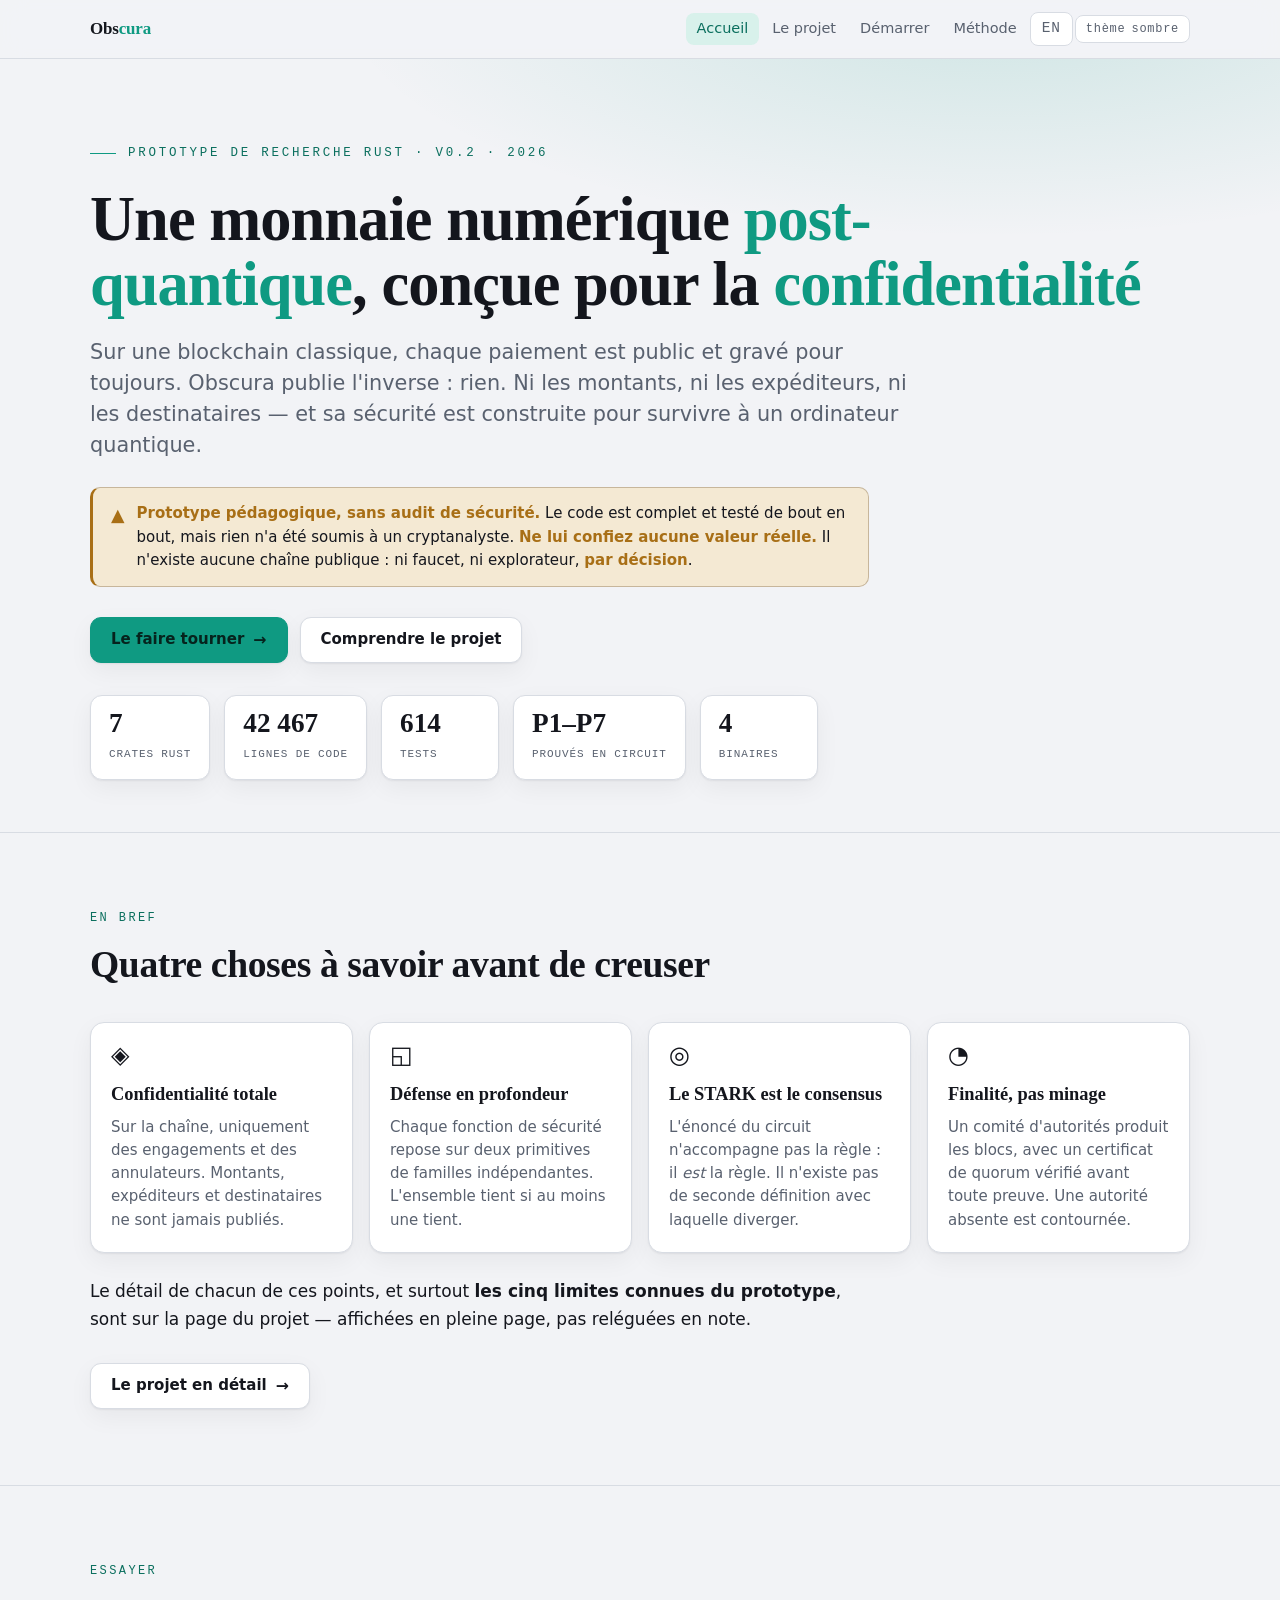
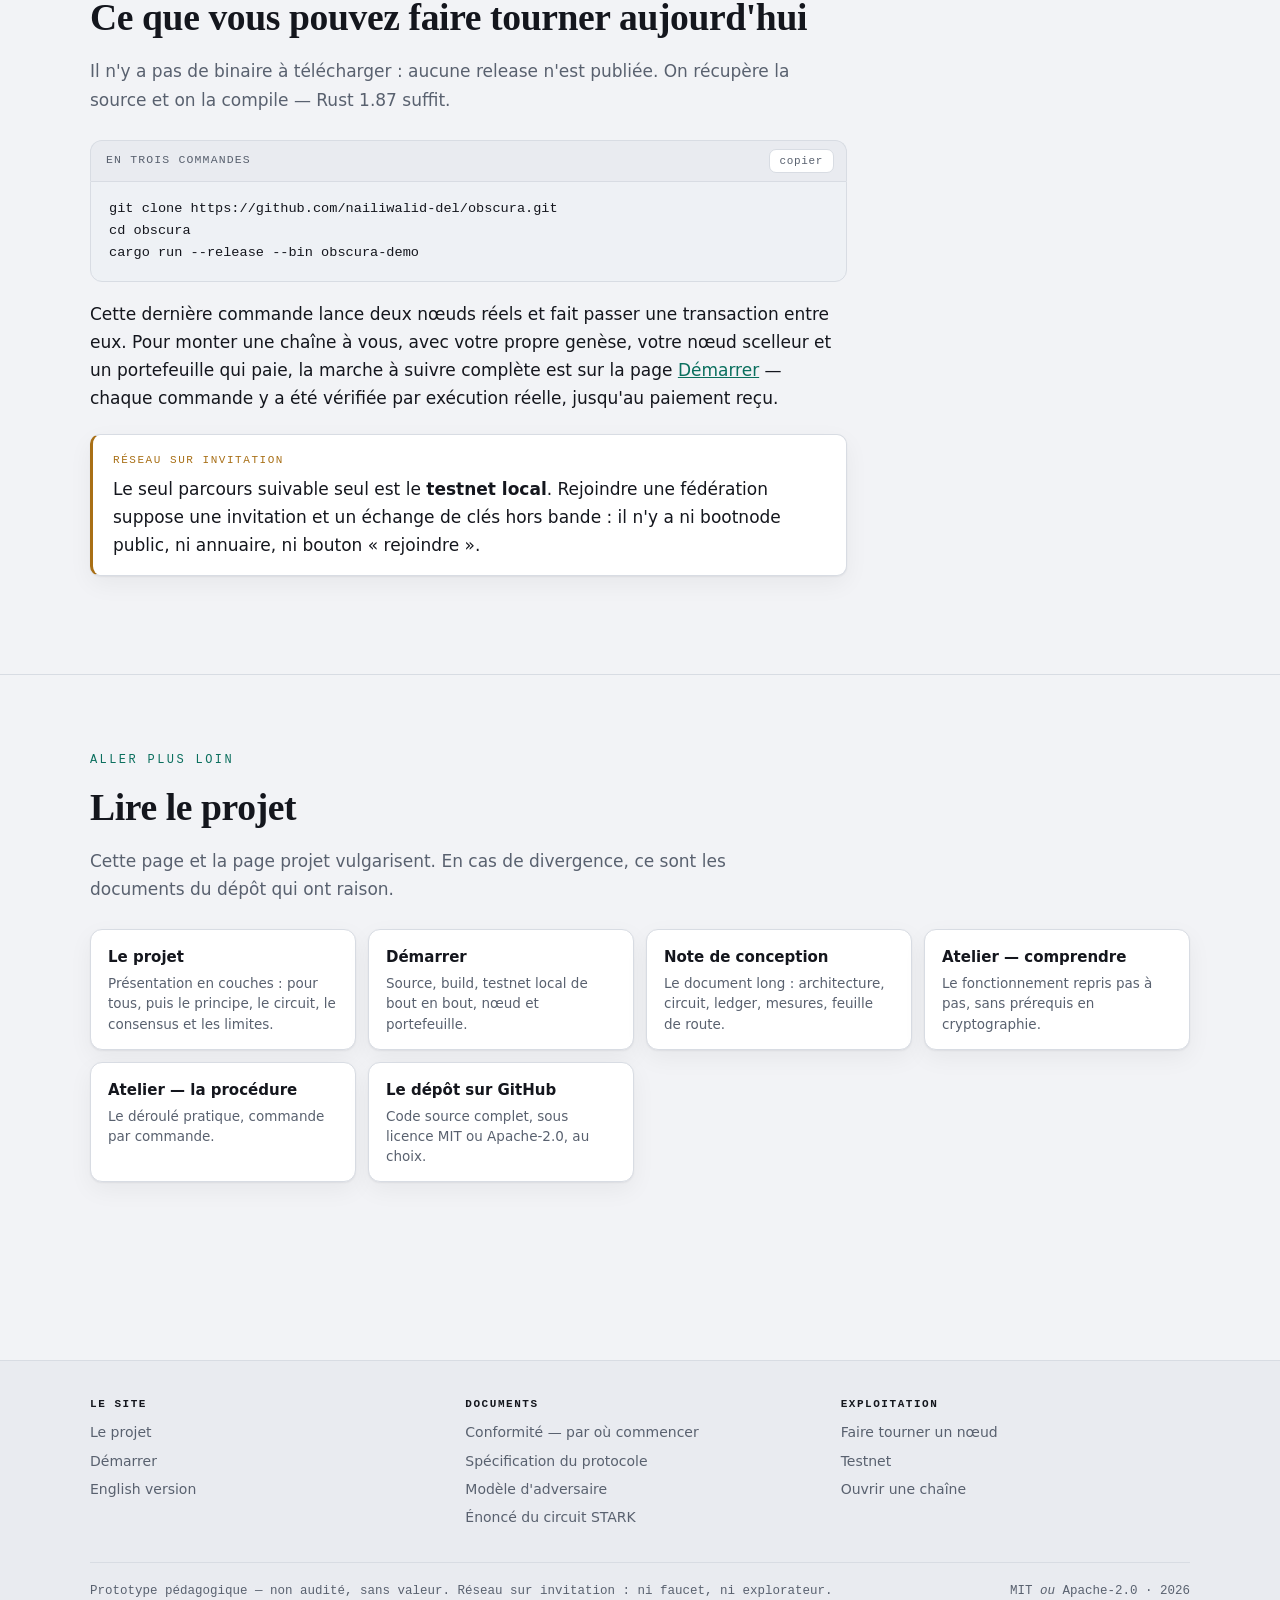
<file: docs/index.html>
<!doctype html>
<html lang="fr">
<head>
<meta charset="utf-8">
<meta name="viewport" content="width=device-width, initial-scale=1">
<title>Obscura — monnaie numérique post-quantique conçue pour la confidentialité</title>
<meta name="description" content="Obscura : prototype Rust d'une monnaie numérique où montants, expéditeurs et destinataires ne sont jamais publiés, bâtie sur la défense en profondeur et un circuit STARK qui définit le consensus.">
<meta name="color-scheme" content="light dark">
<link rel="alternate" hreflang="en" href="en/index.html">
<link rel="alternate" hreflang="fr" href="index.html">
<link rel="stylesheet" href="assets/site.css">
</head>
<body>

<a class="skip" href="#contenu">Aller au contenu</a>

<div class="topbar">
  <div class="shell">
    <a class="brand" href="index.html">Obs<span>cura</span></a>
    <nav class="topnav" aria-label="Navigation principale">
      <a href="index.html" aria-current="page">Accueil</a>
      <a href="obscura.html">Le projet</a>
      <a href="demarrer.html">Démarrer</a>
      <a href="methode.html">Méthode</a>
      <a class="ctrl" href="en/index.html" hreflang="en" lang="en">EN</a>
      <button type="button" class="ctrl" data-theme-toggle aria-pressed="false">
        thème <span data-theme-label>sombre</span>
      </button>
    </nav>
  </div>
</div>

<header class="hero">
  <div class="shell">
    <p class="eyebrow rise">Prototype de recherche Rust &middot; v0.2 &middot; 2026</p>
    <h1 class="title serif rise">Une monnaie numérique <em>post-quantique</em>, conçue pour la <em>confidentialité</em></h1>
    <p class="lede rise">
      Sur une blockchain classique, chaque paiement est public et gravé pour toujours.
      Obscura publie l'inverse : rien. Ni les montants, ni les expéditeurs, ni les
      destinataires — et sa sécurité est construite pour survivre à un ordinateur quantique.
    </p>
    <div class="warn rise">
      <span class="ico" aria-hidden="true">▲</span>
      <p>
        <strong>Prototype pédagogique, sans audit de sécurité.</strong> Le code est complet et
        testé de bout en bout, mais rien n'a été soumis à un cryptanalyste.
        <strong>Ne lui confiez aucune valeur réelle.</strong> Il n'existe aucune chaîne
        publique : ni faucet, ni explorateur, <strong>par décision</strong>.
      </p>
    </div>
    <div class="cta-row rise">
      <a class="btn primary" href="demarrer.html">Le faire tourner <span class="arr" aria-hidden="true">→</span></a>
      <a class="btn" href="obscura.html">Comprendre le projet</a>
    </div>
    <div class="stat-row rise">
      <div class="stat"><b>7</b><span>crates Rust</span></div>
      <div class="stat"><b>42&nbsp;467</b><span>lignes de code</span></div>
      <div class="stat"><b>614</b><span>tests</span></div>
      <div class="stat"><b>P1–P7</b><span>prouvés en circuit</span></div>
      <div class="stat"><b>4</b><span>binaires</span></div>
    </div>
  </div>
</header>

<main id="contenu">

<section class="band">
  <div class="shell">
    <div class="band-head">
      <div class="k">En bref</div>
      <h2 class="serif">Quatre choses à savoir avant de creuser</h2>
    </div>
    <div class="cards">
      <div class="card">
        <div class="ico" aria-hidden="true">◈</div>
        <h4>Confidentialité totale</h4>
        <p>
          Sur la chaîne, uniquement des engagements et des annulateurs. Montants,
          expéditeurs et destinataires ne sont jamais publiés.
        </p>
      </div>
      <div class="card">
        <div class="ico" aria-hidden="true">◱</div>
        <h4>Défense en profondeur</h4>
        <p>
          Chaque fonction de sécurité repose sur deux primitives de familles
          indépendantes. L'ensemble tient si au moins une tient.
        </p>
      </div>
      <div class="card">
        <div class="ico" aria-hidden="true">◎</div>
        <h4>Le STARK est le consensus</h4>
        <p>
          L'énoncé du circuit n'accompagne pas la règle : il <em>est</em> la règle. Il
          n'existe pas de seconde définition avec laquelle diverger.
        </p>
      </div>
      <div class="card">
        <div class="ico" aria-hidden="true">◔</div>
        <h4>Finalité, pas minage</h4>
        <p>
          Un comité d'autorités produit les blocs, avec un certificat de quorum vérifié
          avant toute preuve. Une autorité absente est contournée.
        </p>
      </div>
    </div>
    <div class="col">
      <p>
        Le détail de chacun de ces points, et surtout <strong>les cinq limites connues du
        prototype</strong>, sont sur la page du projet — affichées en pleine page, pas
        reléguées en note.
      </p>
      <div class="cta-row">
        <a class="btn" href="obscura.html">Le projet en détail <span class="arr" aria-hidden="true">→</span></a>
      </div>
    </div>
  </div>
</section>

<section class="band">
  <div class="shell">
    <div class="band-head">
      <div class="k">Essayer</div>
      <h2 class="serif">Ce que vous pouvez faire tourner aujourd'hui</h2>
      <p class="sub">
        Il n'y a pas de binaire à télécharger : aucune release n'est publiée. On récupère
        la source et on la compile — Rust 1.87 suffit.
      </p>
    </div>
    <div class="col">
      <div class="cmd">
        <div class="cmd-head"><span class="t">en trois commandes</span></div>
<pre><code>git clone https://github.com/nailiwalid-del/obscura.git
cd obscura
cargo run --release --bin obscura-demo</code></pre>
      </div>
      <p>
        Cette dernière commande lance deux nœuds réels et fait passer une transaction entre
        eux. Pour monter une chaîne à vous, avec votre propre genèse, votre nœud scelleur et
        un portefeuille qui paie, la marche à suivre complète est sur la page
        <a href="demarrer.html">Démarrer</a> — chaque commande y a été vérifiée par exécution
        réelle, jusqu'au paiement reçu.
      </p>
      <div class="callout secret">
        <span class="lab">Réseau sur invitation</span>
        <p>
          Le seul parcours suivable seul est le <strong>testnet local</strong>. Rejoindre une
          fédération suppose une invitation et un échange de clés hors bande : il n'y a ni
          bootnode public, ni annuaire, ni bouton « rejoindre ».
        </p>
      </div>
    </div>
  </div>
</section>

<section class="band">
  <div class="shell">
    <div class="band-head">
      <div class="k">Aller plus loin</div>
      <h2 class="serif">Lire le projet</h2>
      <p class="sub">
        Cette page et la page projet vulgarisent. En cas de divergence, ce sont les
        documents du dépôt qui ont raison.
      </p>
    </div>
    <div class="linklist">
      <a href="obscura.html">
        <span class="n">Le projet</span>
        <span class="d">Présentation en couches : pour tous, puis le principe, le circuit, le consensus et les limites.</span>
      </a>
      <a href="demarrer.html">
        <span class="n">Démarrer</span>
        <span class="d">Source, build, testnet local de bout en bout, nœud et portefeuille.</span>
      </a>
      <a href="obscura-overview.html">
        <span class="n">Note de conception</span>
        <span class="d">Le document long : architecture, circuit, ledger, mesures, feuille de route.</span>
      </a>
      <a href="obscura-atelier.html">
        <span class="n">Atelier — comprendre</span>
        <span class="d">Le fonctionnement repris pas à pas, sans prérequis en cryptographie.</span>
      </a>
      <a href="obscura-atelier-pratique.html">
        <span class="n">Atelier — la procédure</span>
        <span class="d">Le déroulé pratique, commande par commande.</span>
      </a>
      <a href="https://github.com/nailiwalid-del/obscura">
        <span class="n">Le dépôt sur GitHub</span>
        <span class="d">Code source complet, sous licence MIT ou Apache-2.0, au choix.</span>
      </a>
    </div>
  </div>
</section>

</main>

<footer class="footer">
  <div class="shell">
    <div class="cols">
      <div>
        <h5>Le site</h5>
        <ul>
          <li><a href="obscura.html">Le projet</a></li>
          <li><a href="demarrer.html">Démarrer</a></li>
          <li><a href="en/index.html" hreflang="en" lang="en">English version</a></li>
        </ul>
      </div>
      <div>
        <h5>Documents</h5>
        <ul>
          <li><a href="https://github.com/nailiwalid-del/obscura/blob/master/docs/CONFORMITE.md">Conformité — par où commencer</a></li>
          <li><a href="https://github.com/nailiwalid-del/obscura/blob/master/docs/PROTOCOL.md">Spécification du protocole</a></li>
          <li><a href="https://github.com/nailiwalid-del/obscura/blob/master/docs/THREAT_MODEL.md">Modèle d'adversaire</a></li>
          <li><a href="https://github.com/nailiwalid-del/obscura/blob/master/docs/STARK_STATEMENT.md">Énoncé du circuit STARK</a></li>
        </ul>
      </div>
      <div>
        <h5>Exploitation</h5>
        <ul>
          <li><a href="https://github.com/nailiwalid-del/obscura/blob/master/docs/OPERATEUR.md">Faire tourner un nœud</a></li>
          <li><a href="https://github.com/nailiwalid-del/obscura/blob/master/docs/TESTNET.md">Testnet</a></li>
          <li><a href="https://github.com/nailiwalid-del/obscura/blob/master/docs/OUVERTURE.md">Ouvrir une chaîne</a></li>
        </ul>
      </div>
    </div>
    <div class="bottom">
      <span class="mono">Prototype pédagogique — non audité, sans valeur. Réseau sur invitation : ni faucet, ni explorateur.</span>
      <span class="mono">MIT <em>ou</em> Apache-2.0 &middot; <span data-year>2026</span></span>
    </div>
  </div>
</footer>

<script src="assets/site.js"></script>
</body>
</html>
</file>
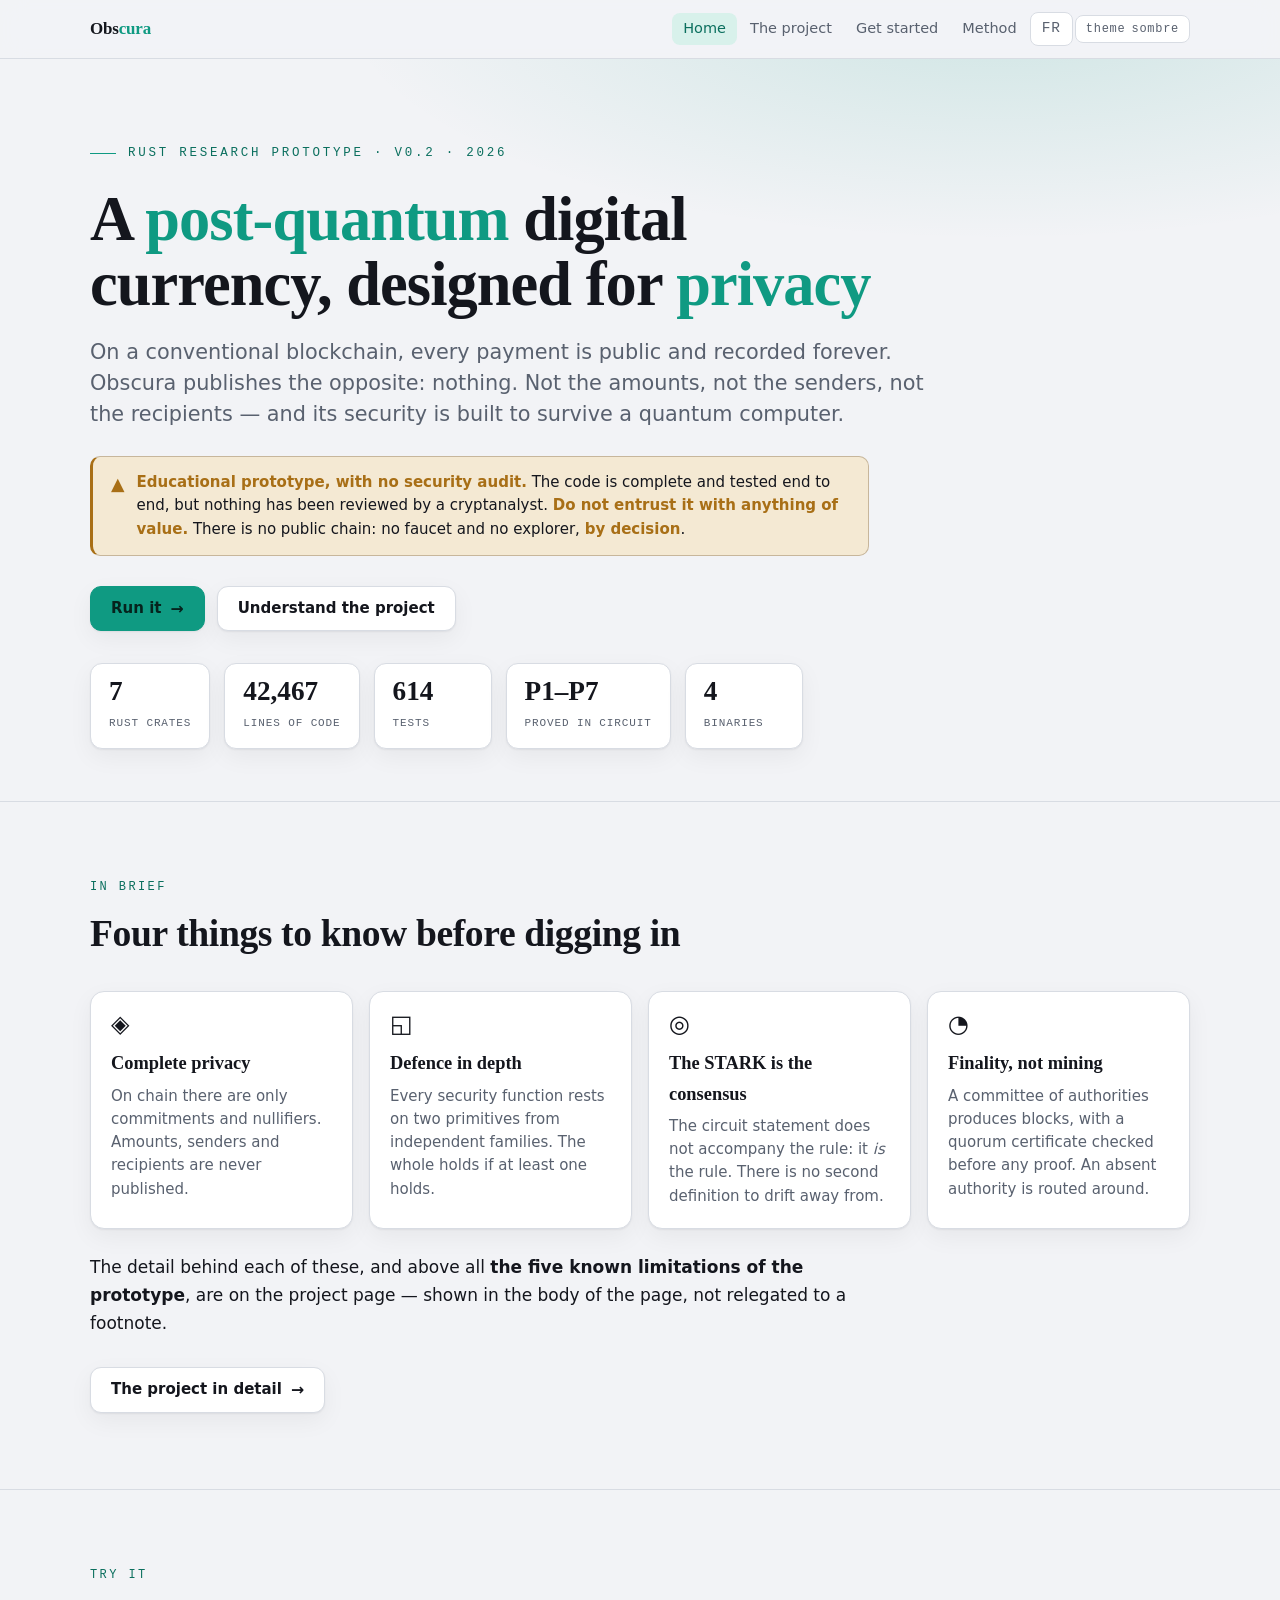
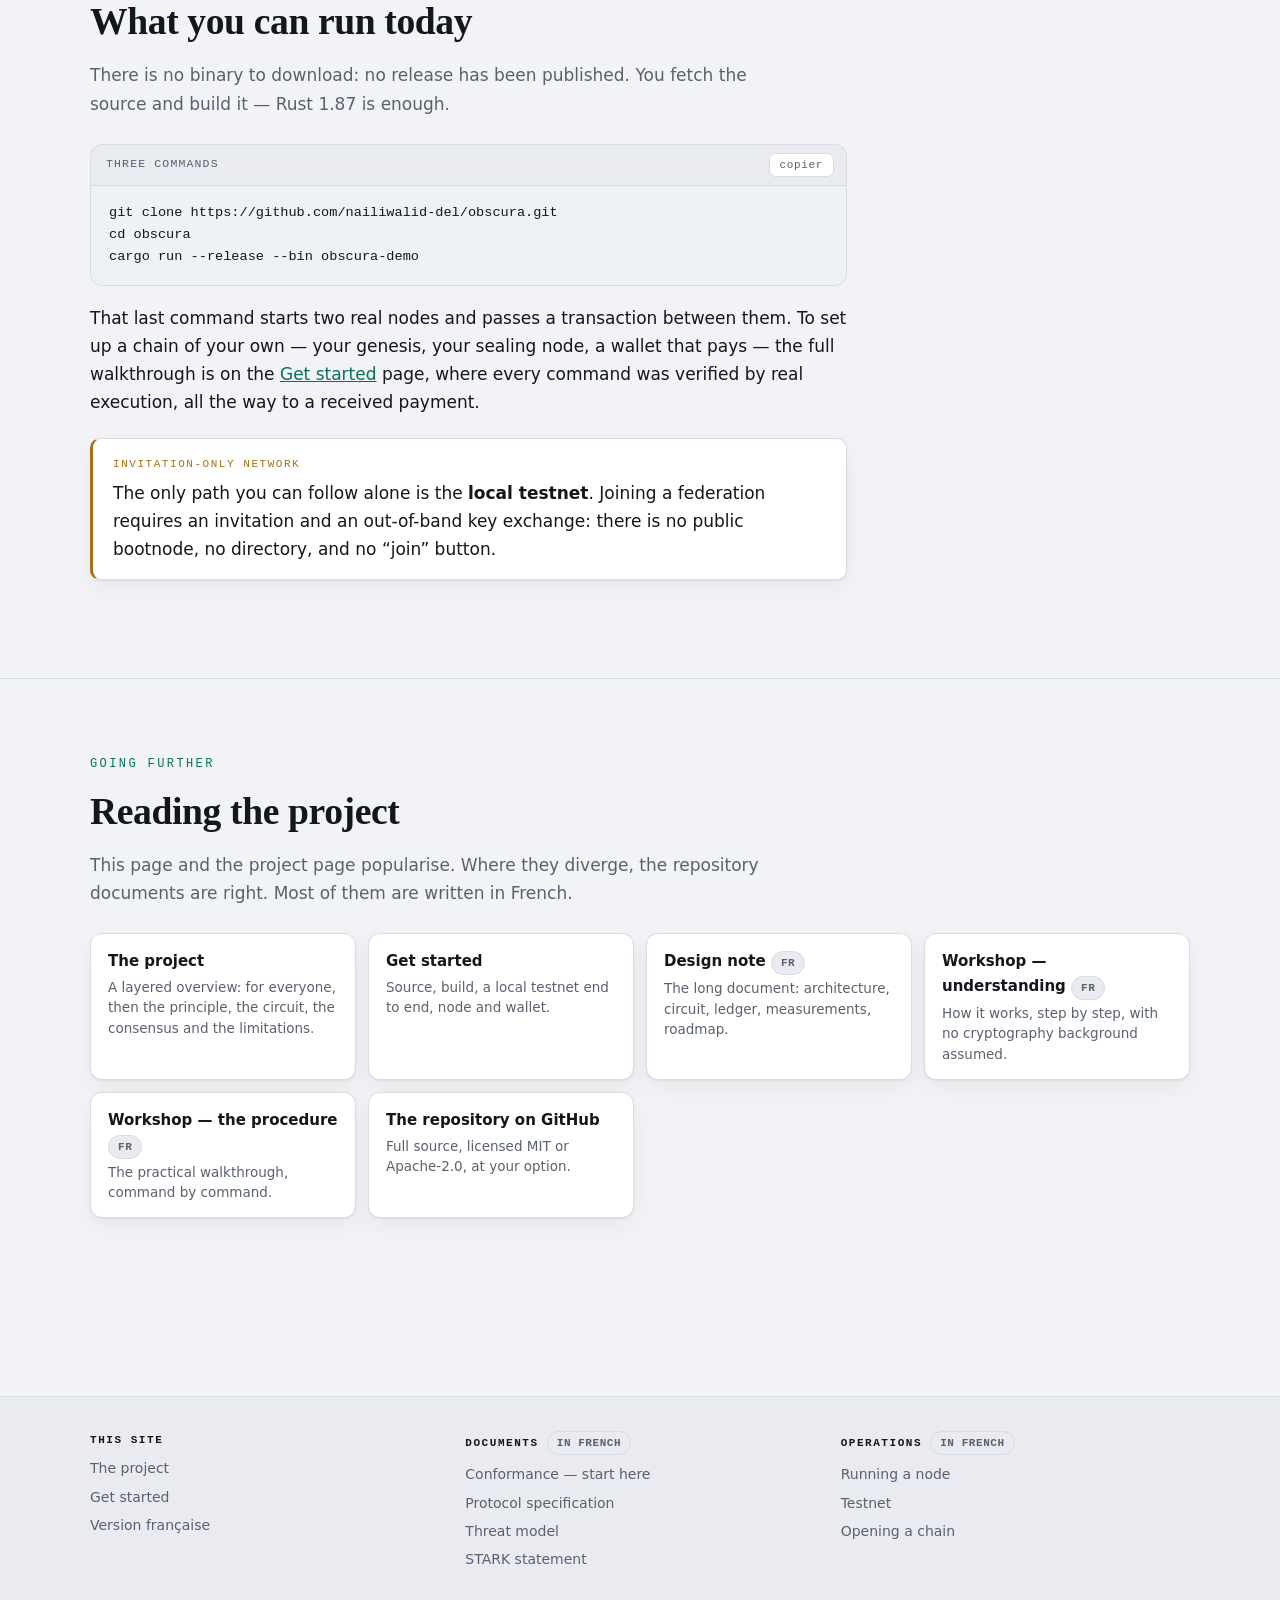
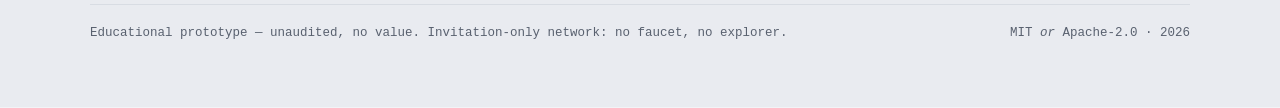
<file: docs/en/index.html>
<!doctype html>
<html lang="en">
<head>
<meta charset="utf-8">
<meta name="viewport" content="width=device-width, initial-scale=1">
<title>Obscura — a post-quantum digital currency designed for privacy</title>
<meta name="description" content="Obscura: a Rust prototype of a digital currency where amounts, senders and recipients are never published, built on defence in depth and a STARK circuit that defines the consensus.">
<meta name="color-scheme" content="light dark">
<link rel="alternate" hreflang="fr" href="../index.html">
<link rel="alternate" hreflang="en" href="index.html">
<link rel="stylesheet" href="../assets/site.css">
</head>
<body>

<a class="skip" href="#content">Skip to content</a>

<div class="topbar">
  <div class="shell">
    <a class="brand" href="index.html">Obs<span>cura</span></a>
    <nav class="topnav" aria-label="Main navigation">
      <a href="index.html" aria-current="page">Home</a>
      <a href="obscura.html">The project</a>
      <a href="start.html">Get started</a>
      <a href="method.html">Method</a>
      <a class="ctrl" href="../index.html" hreflang="fr" lang="fr">FR</a>
      <button type="button" class="ctrl" data-theme-toggle aria-pressed="false">
        theme <span data-theme-label>dark</span>
      </button>
    </nav>
  </div>
</div>

<header class="hero">
  <div class="shell">
    <p class="eyebrow rise">Rust research prototype &middot; v0.2 &middot; 2026</p>
    <h1 class="title serif rise">A <em>post-quantum</em> digital currency, designed for <em>privacy</em></h1>
    <p class="lede rise">
      On a conventional blockchain, every payment is public and recorded forever. Obscura
      publishes the opposite: nothing. Not the amounts, not the senders, not the recipients —
      and its security is built to survive a quantum computer.
    </p>
    <div class="warn rise">
      <span class="ico" aria-hidden="true">▲</span>
      <p>
        <strong>Educational prototype, with no security audit.</strong> The code is complete
        and tested end to end, but nothing has been reviewed by a cryptanalyst.
        <strong>Do not entrust it with anything of value.</strong> There is no public chain:
        no faucet and no explorer, <strong>by decision</strong>.
      </p>
    </div>
    <div class="cta-row rise">
      <a class="btn primary" href="start.html">Run it <span class="arr" aria-hidden="true">→</span></a>
      <a class="btn" href="obscura.html">Understand the project</a>
    </div>
    <div class="stat-row rise">
      <div class="stat"><b>7</b><span>Rust crates</span></div>
      <div class="stat"><b>42,467</b><span>lines of code</span></div>
      <div class="stat"><b>614</b><span>tests</span></div>
      <div class="stat"><b>P1–P7</b><span>proved in circuit</span></div>
      <div class="stat"><b>4</b><span>binaries</span></div>
    </div>
  </div>
</header>

<main id="content">

<section class="band">
  <div class="shell">
    <div class="band-head">
      <div class="k">In brief</div>
      <h2 class="serif">Four things to know before digging in</h2>
    </div>
    <div class="cards">
      <div class="card">
        <div class="ico" aria-hidden="true">◈</div>
        <h4>Complete privacy</h4>
        <p>
          On chain there are only commitments and nullifiers. Amounts, senders and
          recipients are never published.
        </p>
      </div>
      <div class="card">
        <div class="ico" aria-hidden="true">◱</div>
        <h4>Defence in depth</h4>
        <p>
          Every security function rests on two primitives from independent families. The
          whole holds if at least one holds.
        </p>
      </div>
      <div class="card">
        <div class="ico" aria-hidden="true">◎</div>
        <h4>The STARK is the consensus</h4>
        <p>
          The circuit statement does not accompany the rule: it <em>is</em> the rule. There
          is no second definition to drift away from.
        </p>
      </div>
      <div class="card">
        <div class="ico" aria-hidden="true">◔</div>
        <h4>Finality, not mining</h4>
        <p>
          A committee of authorities produces blocks, with a quorum certificate checked
          before any proof. An absent authority is routed around.
        </p>
      </div>
    </div>
    <div class="col">
      <p>
        The detail behind each of these, and above all <strong>the five known limitations of
        the prototype</strong>, are on the project page — shown in the body of the page, not
        relegated to a footnote.
      </p>
      <div class="cta-row">
        <a class="btn" href="obscura.html">The project in detail <span class="arr" aria-hidden="true">→</span></a>
      </div>
    </div>
  </div>
</section>

<section class="band">
  <div class="shell">
    <div class="band-head">
      <div class="k">Try it</div>
      <h2 class="serif">What you can run today</h2>
      <p class="sub">
        There is no binary to download: no release has been published. You fetch the source
        and build it — Rust 1.87 is enough.
      </p>
    </div>
    <div class="col">
      <div class="cmd">
        <div class="cmd-head"><span class="t">three commands</span></div>
<pre><code>git clone https://github.com/nailiwalid-del/obscura.git
cd obscura
cargo run --release --bin obscura-demo</code></pre>
      </div>
      <p>
        That last command starts two real nodes and passes a transaction between them. To set
        up a chain of your own — your genesis, your sealing node, a wallet that pays — the
        full walkthrough is on the <a href="start.html">Get started</a> page, where every
        command was verified by real execution, all the way to a received payment.
      </p>
      <div class="callout secret">
        <span class="lab">Invitation-only network</span>
        <p>
          The only path you can follow alone is the <strong>local testnet</strong>. Joining a
          federation requires an invitation and an out-of-band key exchange: there is no
          public bootnode, no directory, and no “join” button.
        </p>
      </div>
    </div>
  </div>
</section>

<section class="band">
  <div class="shell">
    <div class="band-head">
      <div class="k">Going further</div>
      <h2 class="serif">Reading the project</h2>
      <p class="sub">
        This page and the project page popularise. Where they diverge, the repository
        documents are right. Most of them are written in French.
      </p>
    </div>
    <div class="linklist">
      <a href="obscura.html">
        <span class="n">The project</span>
        <span class="d">A layered overview: for everyone, then the principle, the circuit, the consensus and the limitations.</span>
      </a>
      <a href="start.html">
        <span class="n">Get started</span>
        <span class="d">Source, build, a local testnet end to end, node and wallet.</span>
      </a>
      <a href="../obscura-overview.html">
        <span class="n">Design note <span class="tag">FR</span></span>
        <span class="d">The long document: architecture, circuit, ledger, measurements, roadmap.</span>
      </a>
      <a href="../obscura-atelier.html">
        <span class="n">Workshop — understanding <span class="tag">FR</span></span>
        <span class="d">How it works, step by step, with no cryptography background assumed.</span>
      </a>
      <a href="../obscura-atelier-pratique.html">
        <span class="n">Workshop — the procedure <span class="tag">FR</span></span>
        <span class="d">The practical walkthrough, command by command.</span>
      </a>
      <a href="https://github.com/nailiwalid-del/obscura">
        <span class="n">The repository on GitHub</span>
        <span class="d">Full source, licensed MIT or Apache-2.0, at your option.</span>
      </a>
    </div>
  </div>
</section>

</main>

<footer class="footer">
  <div class="shell">
    <div class="cols">
      <div>
        <h5>This site</h5>
        <ul>
          <li><a href="obscura.html">The project</a></li>
          <li><a href="start.html">Get started</a></li>
          <li><a href="../index.html" hreflang="fr" lang="fr">Version française</a></li>
        </ul>
      </div>
      <div>
        <h5>Documents <span class="tag">in French</span></h5>
        <ul>
          <li><a href="https://github.com/nailiwalid-del/obscura/blob/master/docs/CONFORMITE.md">Conformance — start here</a></li>
          <li><a href="https://github.com/nailiwalid-del/obscura/blob/master/docs/PROTOCOL.md">Protocol specification</a></li>
          <li><a href="https://github.com/nailiwalid-del/obscura/blob/master/docs/THREAT_MODEL.md">Threat model</a></li>
          <li><a href="https://github.com/nailiwalid-del/obscura/blob/master/docs/STARK_STATEMENT.md">STARK statement</a></li>
        </ul>
      </div>
      <div>
        <h5>Operations <span class="tag">in French</span></h5>
        <ul>
          <li><a href="https://github.com/nailiwalid-del/obscura/blob/master/docs/OPERATEUR.md">Running a node</a></li>
          <li><a href="https://github.com/nailiwalid-del/obscura/blob/master/docs/TESTNET.md">Testnet</a></li>
          <li><a href="https://github.com/nailiwalid-del/obscura/blob/master/docs/OUVERTURE.md">Opening a chain</a></li>
        </ul>
      </div>
    </div>
    <div class="bottom">
      <span class="mono">Educational prototype — unaudited, no value. Invitation-only network: no faucet, no explorer.</span>
      <span class="mono">MIT <em>or</em> Apache-2.0 &middot; <span data-year>2026</span></span>
    </div>
  </div>
</footer>

<script src="../assets/site.js"></script>
</body>
</html>
</file>
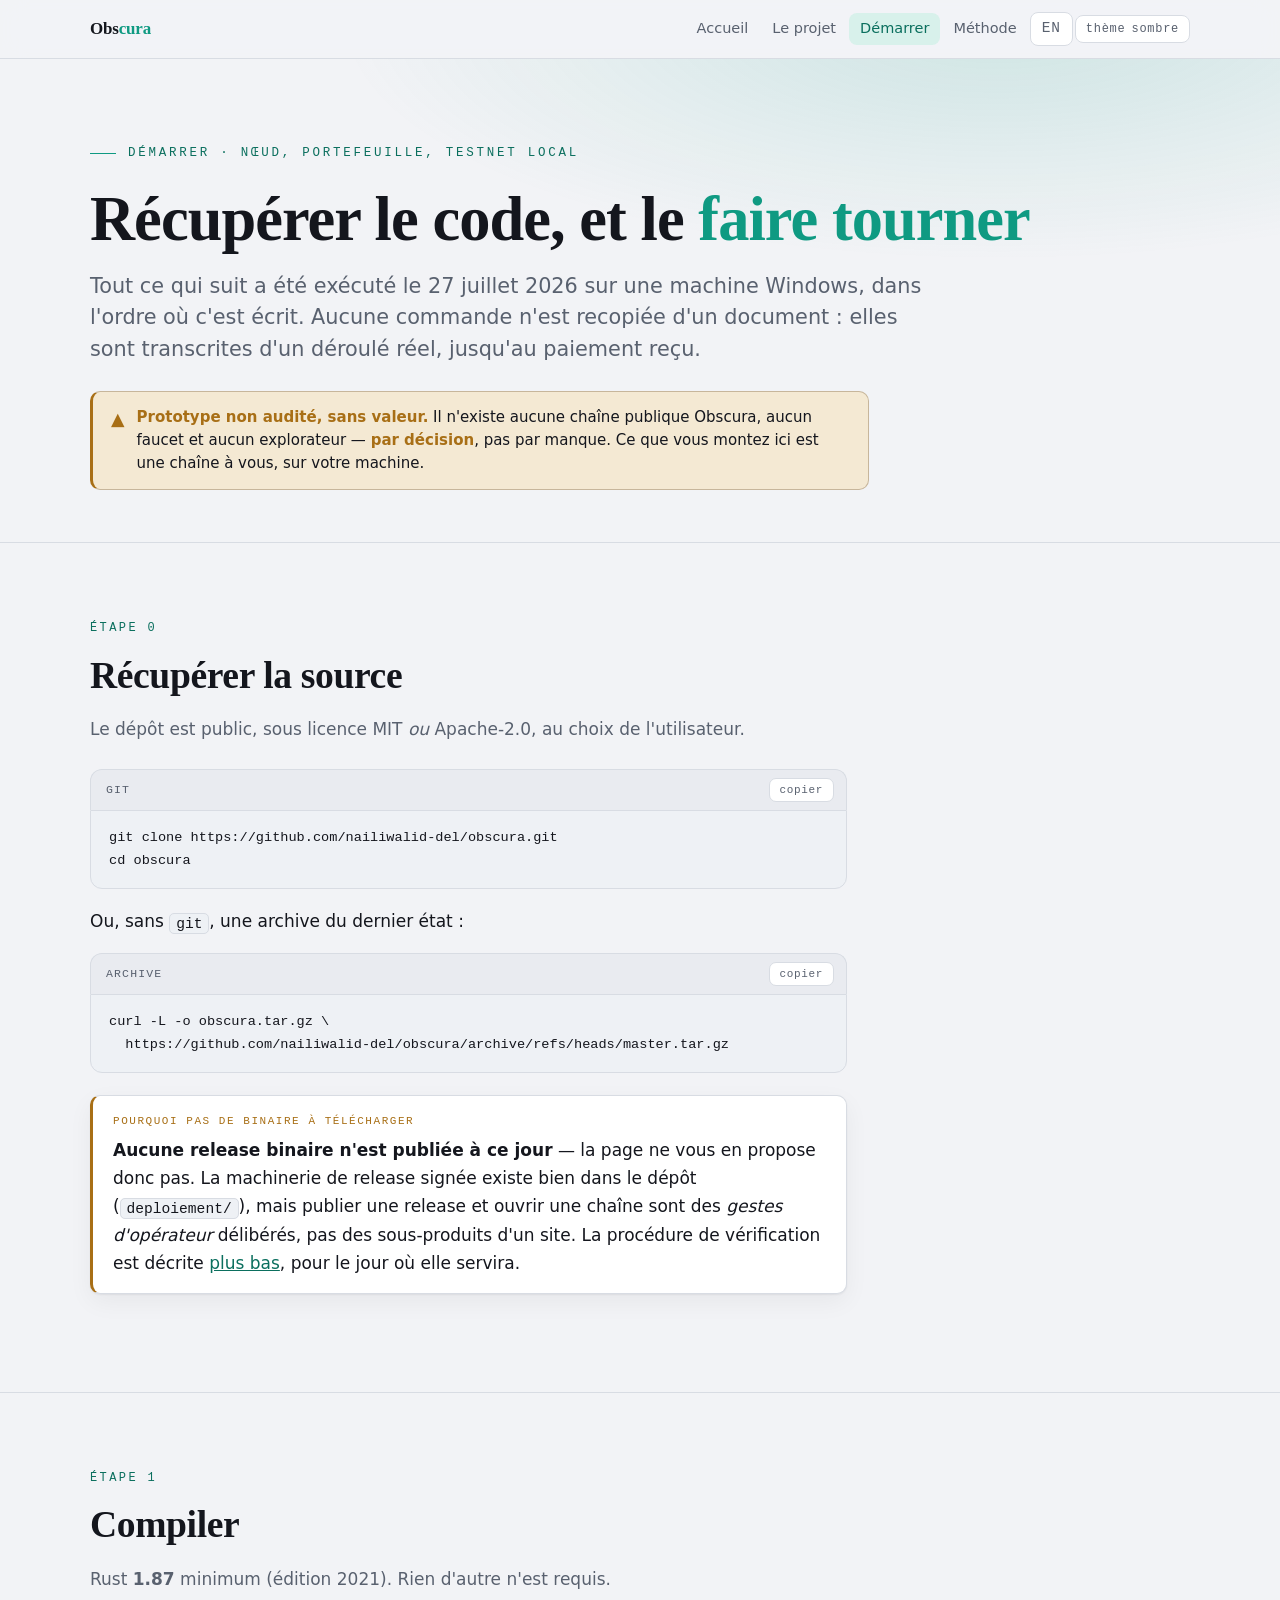
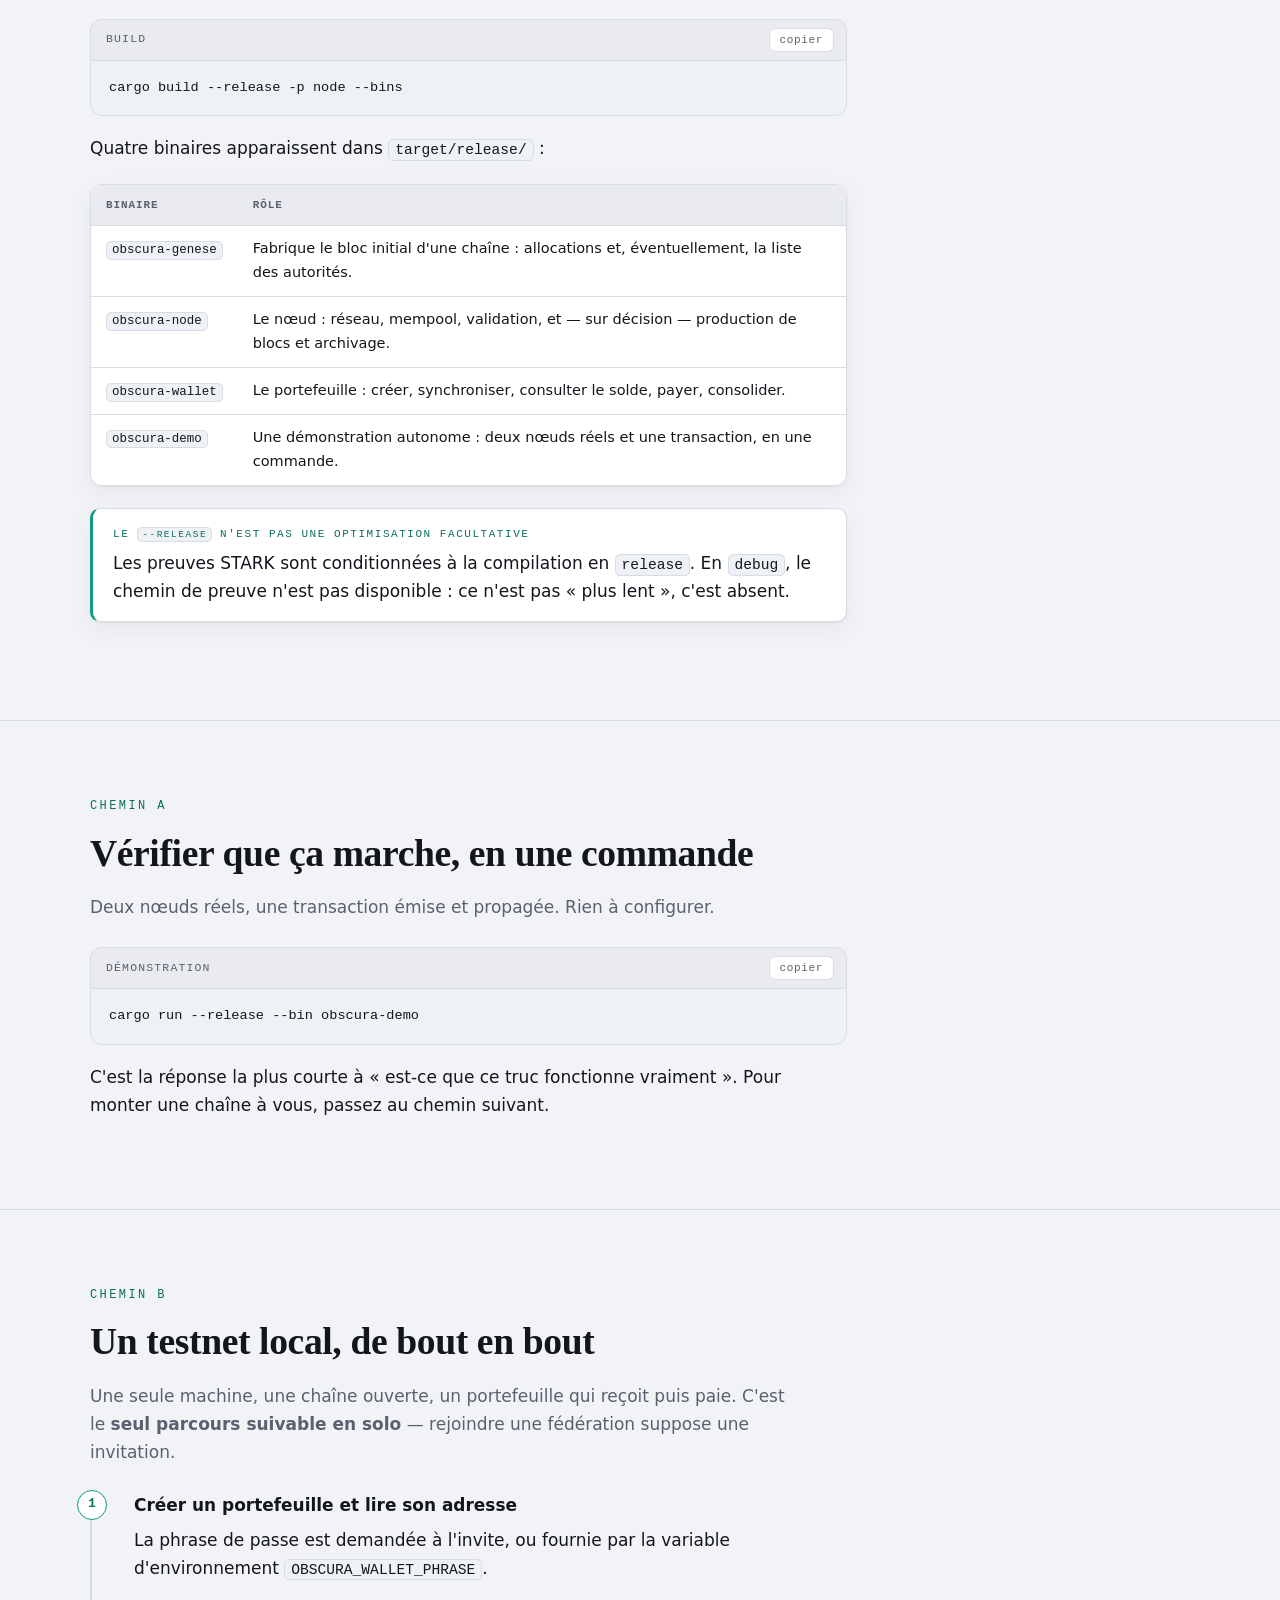
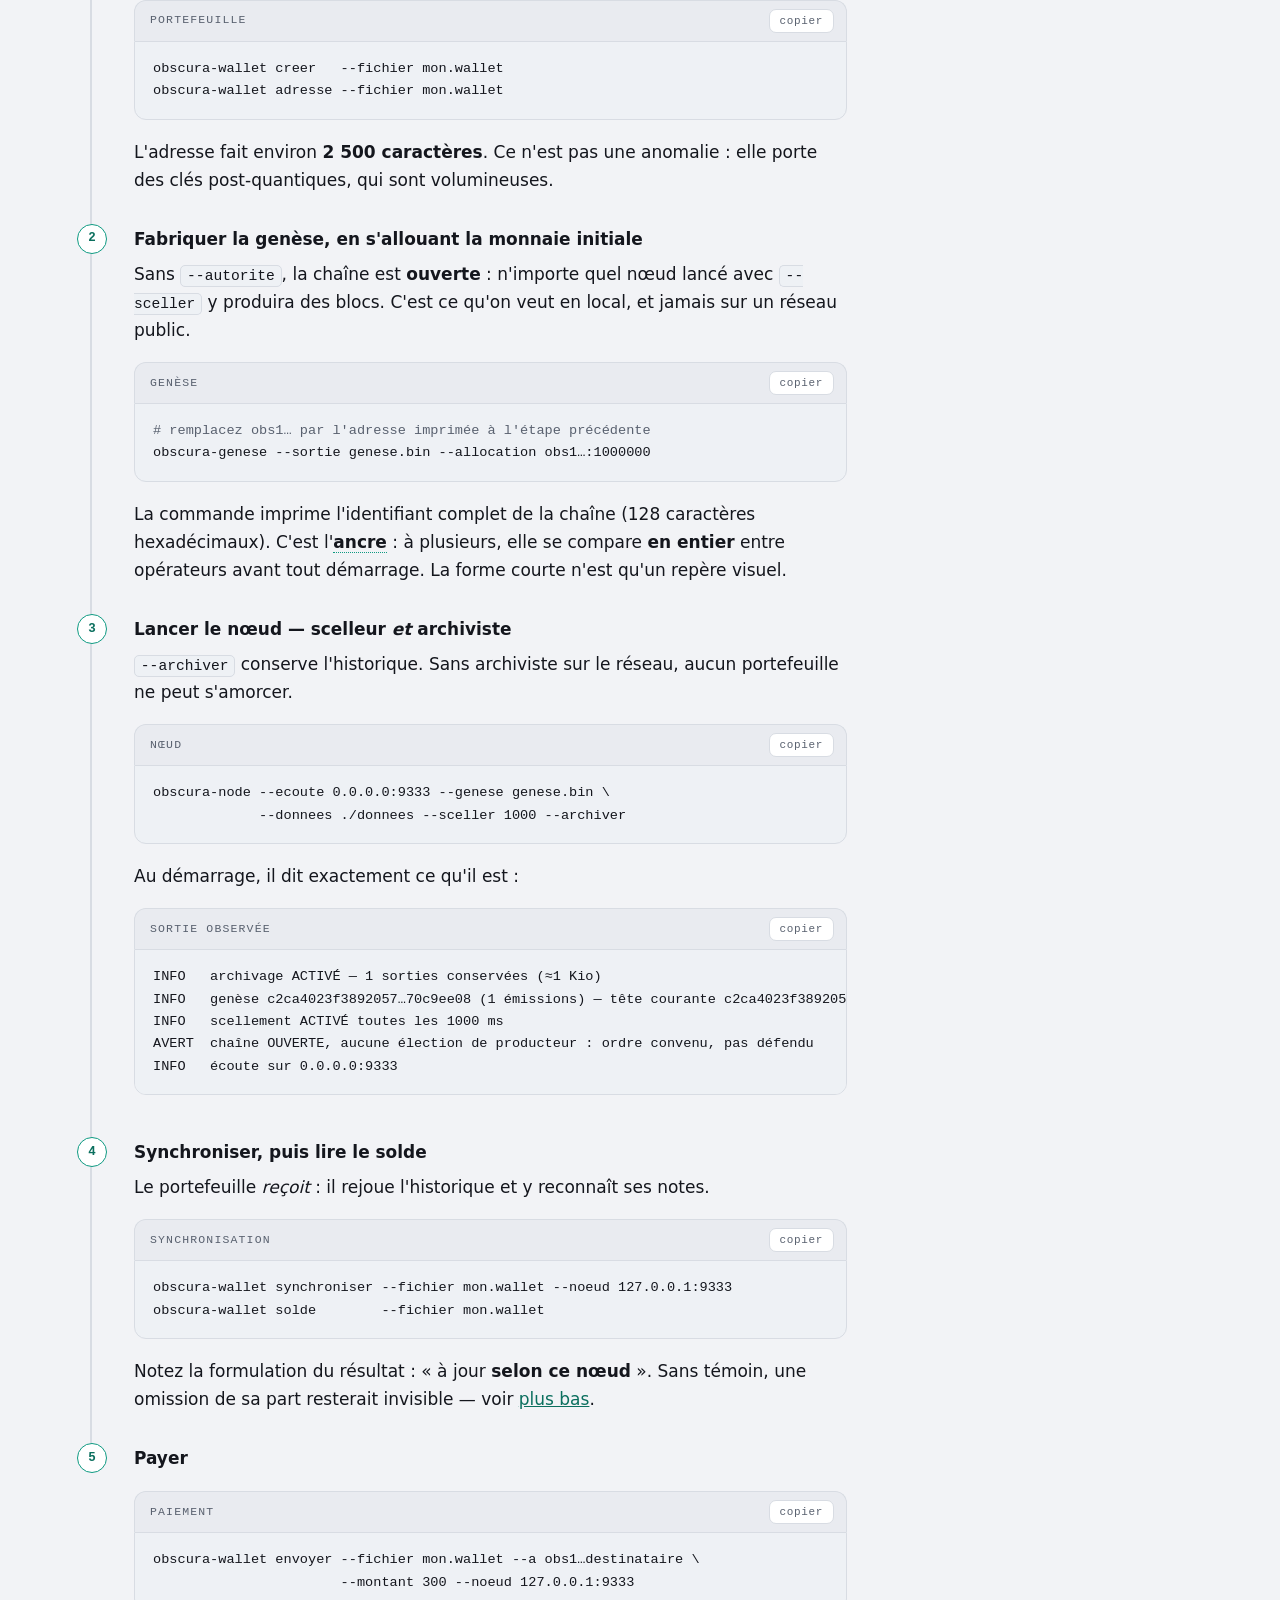
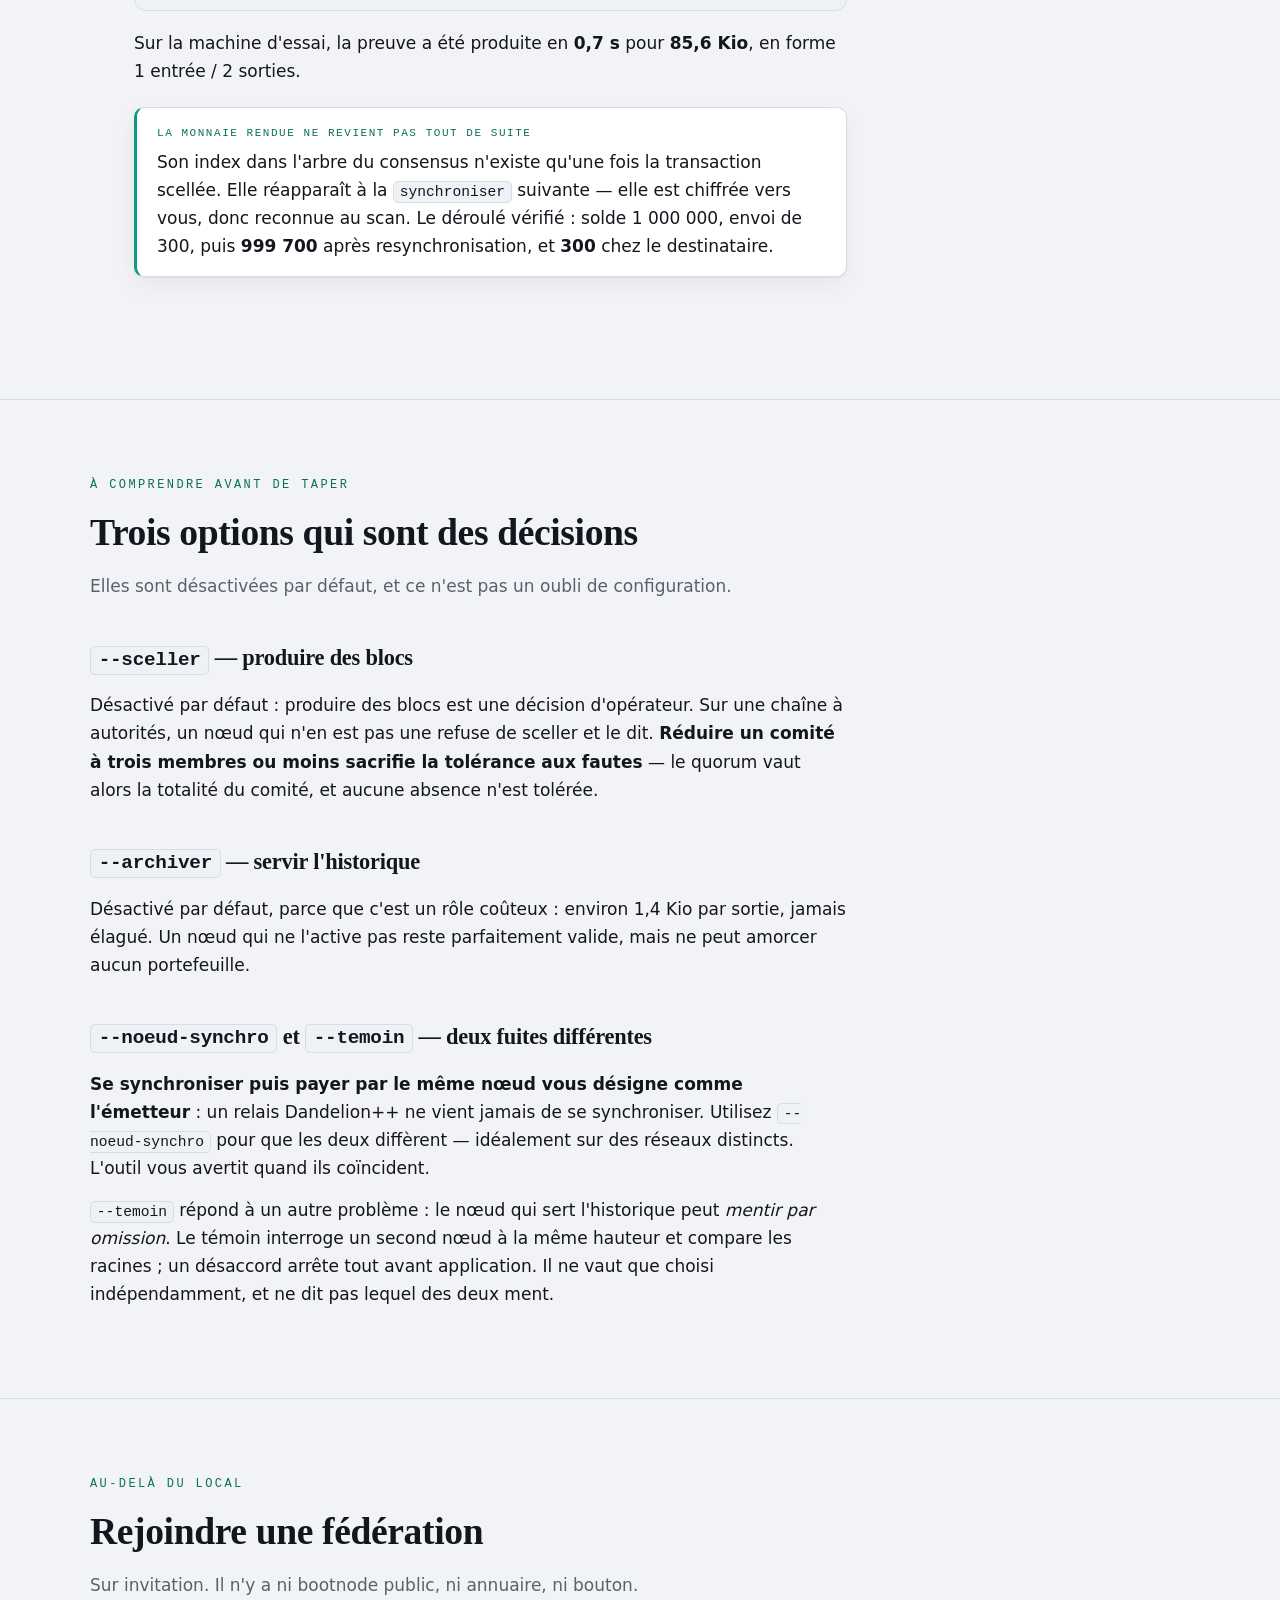
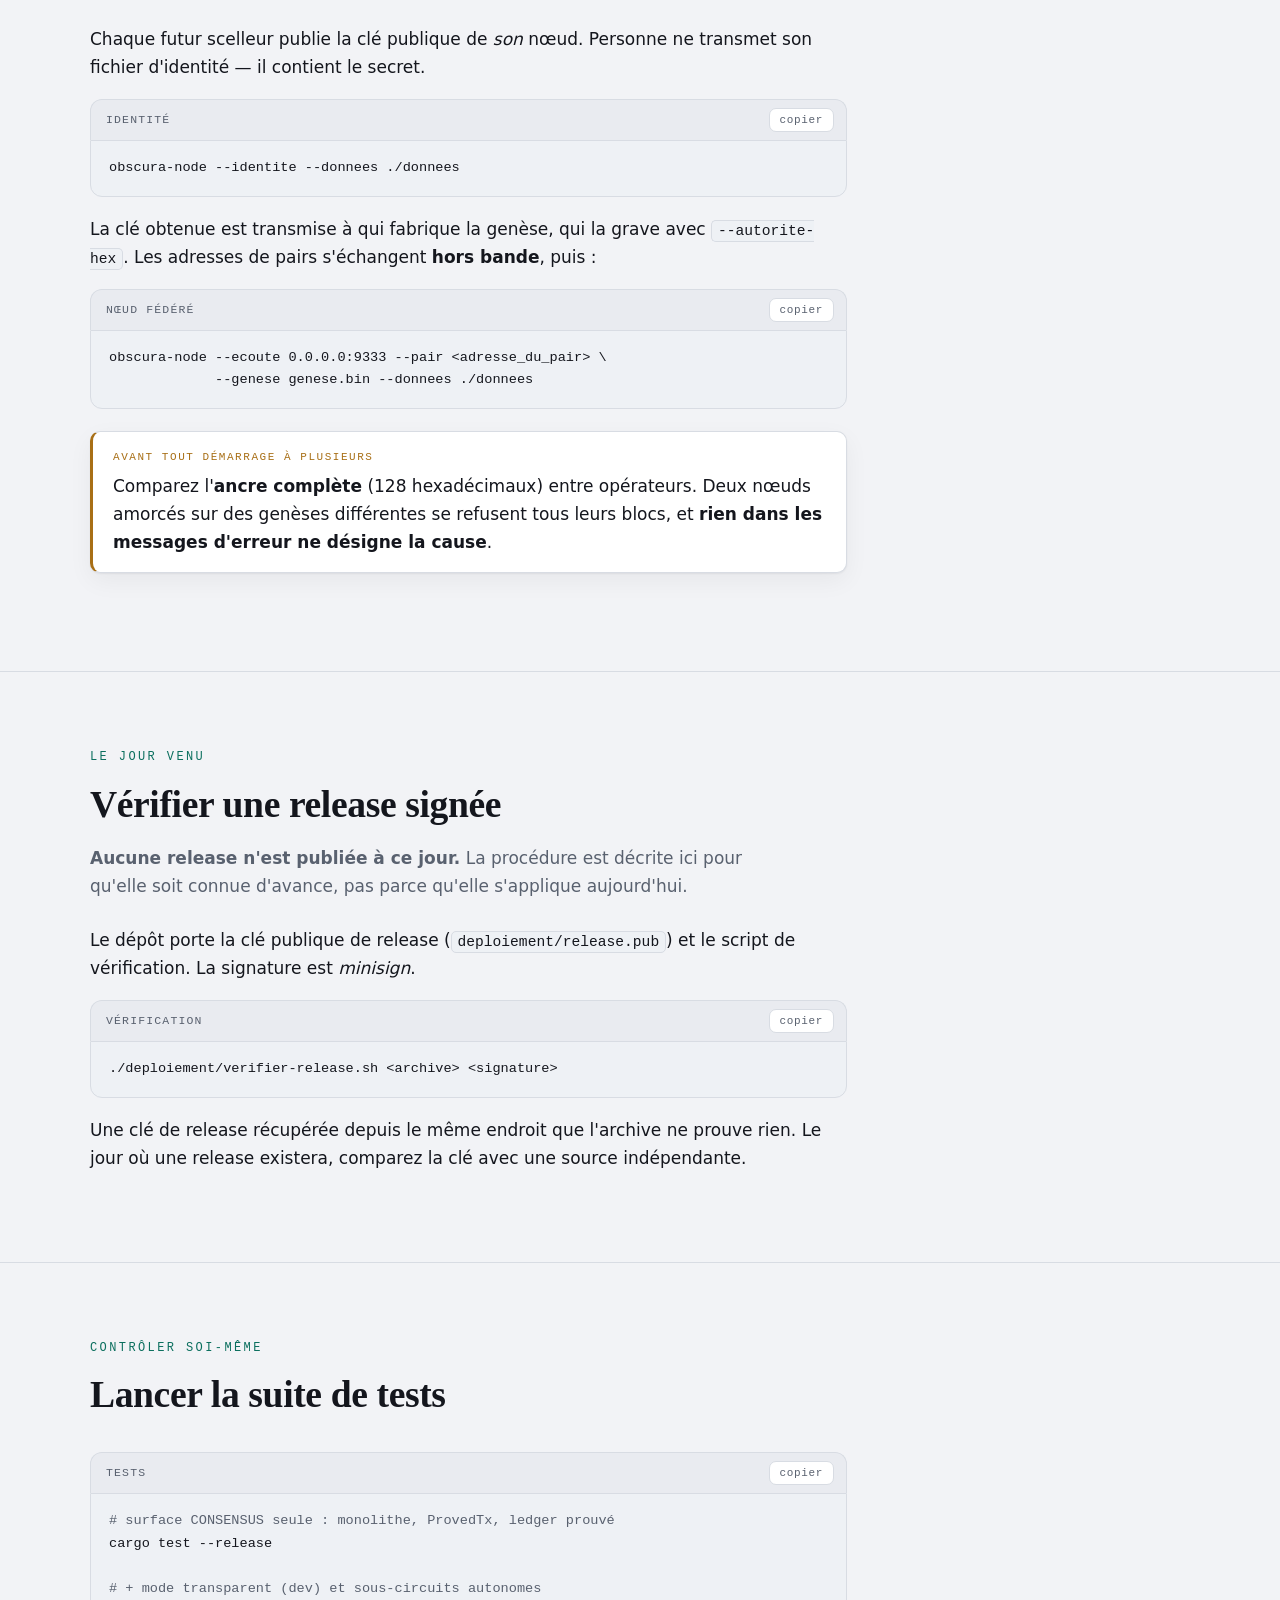
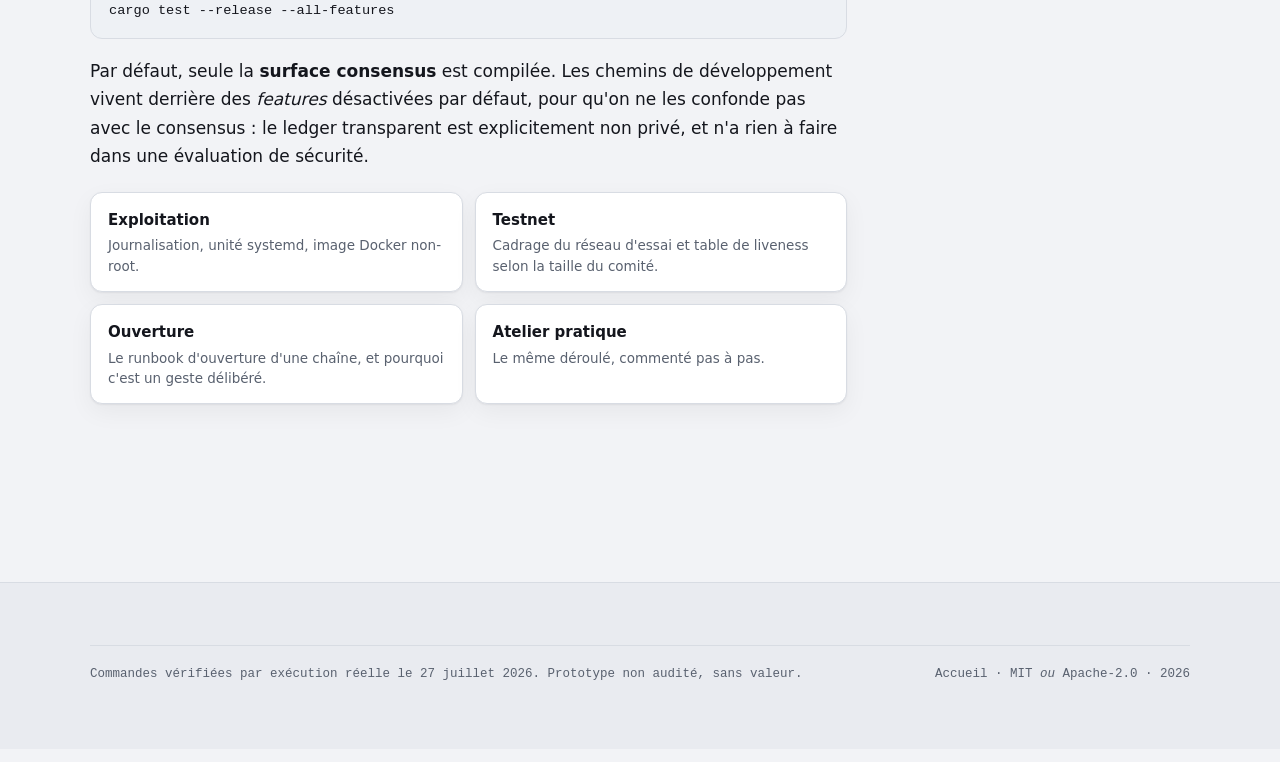
<file: docs/demarrer.html>
<!doctype html>
<html lang="fr">
<head>
<meta charset="utf-8">
<meta name="viewport" content="width=device-width, initial-scale=1">
<title>Démarrer — récupérer, compiler et faire tourner Obscura</title>
<meta name="description" content="Récupérer le code d'Obscura, le compiler, lancer un nœud et un portefeuille : testnet local en une machine, commandes vérifiées par exécution réelle.">
<meta name="color-scheme" content="light dark">
<link rel="alternate" hreflang="en" href="en/start.html">
<link rel="alternate" hreflang="fr" href="demarrer.html">
<link rel="stylesheet" href="assets/site.css">
</head>
<body>

<a class="skip" href="#contenu">Aller au contenu</a>

<div class="topbar">
  <div class="shell">
    <a class="brand" href="index.html">Obs<span>cura</span></a>
    <nav class="topnav" aria-label="Navigation principale">
      <a href="index.html">Accueil</a>
      <a href="obscura.html">Le projet</a>
      <a href="demarrer.html" aria-current="page">Démarrer</a>
      <a href="methode.html">Méthode</a>
      <a class="ctrl" href="en/start.html" hreflang="en" lang="en">EN</a>
      <button type="button" class="ctrl" data-theme-toggle aria-pressed="false">
        thème <span data-theme-label>sombre</span>
      </button>
    </nav>
  </div>
</div>

<header class="hero">
  <div class="shell">
    <p class="eyebrow rise">Démarrer &middot; Nœud, portefeuille, testnet local</p>
    <h1 class="title serif rise">Récupérer le code, et le <em>faire tourner</em></h1>
    <p class="lede rise">
      Tout ce qui suit a été exécuté le 27 juillet 2026 sur une machine Windows, dans
      l'ordre où c'est écrit. Aucune commande n'est recopiée d'un document : elles sont
      transcrites d'un déroulé réel, jusqu'au paiement reçu.
    </p>
    <div class="warn rise">
      <span class="ico" aria-hidden="true">▲</span>
      <p>
        <strong>Prototype non audité, sans valeur.</strong> Il n'existe aucune chaîne
        publique Obscura, aucun faucet et aucun explorateur — <strong>par décision</strong>,
        pas par manque. Ce que vous montez ici est une chaîne à vous, sur votre machine.
      </p>
    </div>
  </div>
</header>

<main id="contenu">

<!-- =========================================================== récupérer -->
<section class="band">
  <div class="shell">
    <div class="band-head">
      <div class="k">Étape 0</div>
      <h2 class="serif">Récupérer la source</h2>
      <p class="sub">
        Le dépôt est public, sous licence MIT <em>ou</em> Apache-2.0, au choix de
        l'utilisateur.
      </p>
    </div>

    <div class="col">
      <div class="cmd">
        <div class="cmd-head"><span class="t">git</span></div>
<pre><code>git clone https://github.com/nailiwalid-del/obscura.git
cd obscura</code></pre>
      </div>

      <p>Ou, sans <code>git</code>, une archive du dernier état :</p>

      <div class="cmd">
        <div class="cmd-head"><span class="t">archive</span></div>
<pre><code>curl -L -o obscura.tar.gz \
  https://github.com/nailiwalid-del/obscura/archive/refs/heads/master.tar.gz</code></pre>
      </div>

      <div class="callout secret">
        <span class="lab">Pourquoi pas de binaire à télécharger</span>
        <p>
          <strong>Aucune release binaire n'est publiée à ce jour</strong> — la page ne vous
          en propose donc pas. La machinerie de release signée existe bien dans le dépôt
          (<code>deploiement/</code>), mais publier une release et ouvrir une chaîne sont
          des <em>gestes d'opérateur</em> délibérés, pas des sous-produits d'un site.
          La procédure de vérification est décrite <a href="#verifier">plus bas</a>, pour le
          jour où elle servira.
        </p>
      </div>
    </div>
  </div>
</section>

<!-- ============================================================ compiler -->
<section class="band">
  <div class="shell">
    <div class="band-head">
      <div class="k">Étape 1</div>
      <h2 class="serif">Compiler</h2>
      <p class="sub">Rust <strong>1.87</strong> minimum (édition 2021). Rien d'autre n'est requis.</p>
    </div>

    <div class="col">
      <div class="cmd">
        <div class="cmd-head"><span class="t">build</span></div>
<pre><code>cargo build --release -p node --bins</code></pre>
      </div>

      <p>Quatre binaires apparaissent dans <code>target/release/</code> :</p>

      <div class="tbl-wrap">
        <table>
          <thead><tr><th>Binaire</th><th>Rôle</th></tr></thead>
          <tbody>
            <tr><td><code>obscura-genese</code></td><td>Fabrique le bloc initial d'une chaîne : allocations et, éventuellement, la liste des autorités.</td></tr>
            <tr><td><code>obscura-node</code></td><td>Le nœud : réseau, mempool, validation, et — sur décision — production de blocs et archivage.</td></tr>
            <tr><td><code>obscura-wallet</code></td><td>Le portefeuille : créer, synchroniser, consulter le solde, payer, consolider.</td></tr>
            <tr><td><code>obscura-demo</code></td><td>Une démonstration autonome : deux nœuds réels et une transaction, en une commande.</td></tr>
          </tbody>
        </table>
      </div>

      <div class="callout">
        <span class="lab">Le <code>--release</code> n'est pas une optimisation facultative</span>
        <p>
          Les preuves STARK sont conditionnées à la compilation en <code>release</code>.
          En <code>debug</code>, le chemin de preuve n'est pas disponible : ce n'est pas
          « plus lent », c'est absent.
        </p>
      </div>
    </div>
  </div>
</section>

<!-- ============================================================== express -->
<section class="band">
  <div class="shell">
    <div class="band-head">
      <div class="k">Chemin A</div>
      <h2 class="serif">Vérifier que ça marche, en une commande</h2>
      <p class="sub">Deux nœuds réels, une transaction émise et propagée. Rien à configurer.</p>
    </div>
    <div class="col">
      <div class="cmd">
        <div class="cmd-head"><span class="t">démonstration</span></div>
<pre><code>cargo run --release --bin obscura-demo</code></pre>
      </div>
      <p>
        C'est la réponse la plus courte à « est-ce que ce truc fonctionne vraiment ». Pour
        monter une chaîne à vous, passez au chemin suivant.
      </p>
    </div>
  </div>
</section>

<!-- ======================================================== testnet local -->
<section class="band">
  <div class="shell">
    <div class="band-head">
      <div class="k">Chemin B</div>
      <h2 class="serif">Un testnet local, de bout en bout</h2>
      <p class="sub">
        Une seule machine, une chaîne ouverte, un portefeuille qui reçoit puis paie.
        C'est le <strong>seul parcours suivable en solo</strong> — rejoindre une fédération
        suppose une invitation.
      </p>
    </div>

    <div class="col">
      <ol class="steps">

        <li>
          <h4>Créer un portefeuille et lire son adresse</h4>
          <p>
            La phrase de passe est demandée à l'invite, ou fournie par la variable
            d'environnement <code>OBSCURA_WALLET_PHRASE</code>.
          </p>
          <div class="cmd">
            <div class="cmd-head"><span class="t">portefeuille</span></div>
<pre><code>obscura-wallet creer   --fichier mon.wallet
obscura-wallet adresse --fichier mon.wallet</code></pre>
          </div>
          <p>
            L'adresse fait environ <strong>2 500 caractères</strong>. Ce n'est pas une
            anomalie : elle porte des clés post-quantiques, qui sont volumineuses.
          </p>
        </li>

        <li>
          <h4>Fabriquer la genèse, en s'allouant la monnaie initiale</h4>
          <p>
            Sans <code>--autorite</code>, la chaîne est <strong>ouverte</strong> : n'importe
            quel nœud lancé avec <code>--sceller</code> y produira des blocs. C'est ce qu'on
            veut en local, et jamais sur un réseau public.
          </p>
          <div class="cmd">
            <div class="cmd-head"><span class="t">genèse</span></div>
<pre><code><span class="c"># remplacez obs1… par l'adresse imprimée à l'étape précédente</span>
obscura-genese --sortie genese.bin --allocation obs1…:1000000</code></pre>
          </div>
          <p>
            La commande imprime l'identifiant complet de la chaîne (128 caractères
            hexadécimaux). C'est l'<em class="term">ancre</em> : à plusieurs, elle se compare
            <strong>en entier</strong> entre opérateurs avant tout démarrage. La forme courte
            n'est qu'un repère visuel.
          </p>
        </li>

        <li>
          <h4>Lancer le nœud — scelleur <em>et</em> archiviste</h4>
          <p>
            <code>--archiver</code> conserve l'historique. Sans archiviste sur le réseau,
            aucun portefeuille ne peut s'amorcer.
          </p>
          <div class="cmd">
            <div class="cmd-head"><span class="t">nœud</span></div>
<pre><code>obscura-node --ecoute 0.0.0.0:9333 --genese genese.bin \
             --donnees ./donnees --sceller 1000 --archiver</code></pre>
          </div>
          <p>Au démarrage, il dit exactement ce qu'il est :</p>
          <div class="cmd">
            <div class="cmd-head"><span class="t">sortie observée</span></div>
<pre><code>INFO   archivage ACTIVÉ — 1 sorties conservées (≈1 Kio)
INFO   genèse c2ca4023f3892057…70c9ee08 (1 émissions) — tête courante c2ca4023f3892057
INFO   scellement ACTIVÉ toutes les 1000 ms
AVERT  chaîne OUVERTE, aucune élection de producteur : ordre convenu, pas défendu
INFO   écoute sur 0.0.0.0:9333</code></pre>
          </div>
        </li>

        <li>
          <h4>Synchroniser, puis lire le solde</h4>
          <p>Le portefeuille <em>reçoit</em> : il rejoue l'historique et y reconnaît ses notes.</p>
          <div class="cmd">
            <div class="cmd-head"><span class="t">synchronisation</span></div>
<pre><code>obscura-wallet synchroniser --fichier mon.wallet --noeud 127.0.0.1:9333
obscura-wallet solde        --fichier mon.wallet</code></pre>
          </div>
          <p>
            Notez la formulation du résultat : « à jour <strong>selon ce nœud</strong> ».
            Sans témoin, une omission de sa part resterait invisible — voir
            <a href="#temoin">plus bas</a>.
          </p>
        </li>

        <li>
          <h4>Payer</h4>
          <div class="cmd">
            <div class="cmd-head"><span class="t">paiement</span></div>
<pre><code>obscura-wallet envoyer --fichier mon.wallet --a obs1…destinataire \
                       --montant 300 --noeud 127.0.0.1:9333</code></pre>
          </div>
          <p>Sur la machine d'essai, la preuve a été produite en <strong>0,7 s</strong> pour <strong>85,6 Kio</strong>, en forme 1 entrée / 2 sorties.</p>
          <div class="callout">
            <span class="lab">La monnaie rendue ne revient pas tout de suite</span>
            <p>
              Son index dans l'arbre du consensus n'existe qu'une fois la transaction
              scellée. Elle réapparaît à la <code>synchroniser</code> suivante — elle est
              chiffrée vers vous, donc reconnue au scan. Le déroulé vérifié : solde
              1 000 000, envoi de 300, puis <strong>999 700</strong> après resynchronisation,
              et <strong>300</strong> chez le destinataire.
            </p>
          </div>
        </li>

      </ol>
    </div>
  </div>
</section>

<!-- ====================================================== avertissements -->
<section class="band">
  <div class="shell">
    <div class="band-head">
      <div class="k">À comprendre avant de taper</div>
      <h2 class="serif">Trois options qui sont des décisions</h2>
      <p class="sub">
        Elles sont désactivées par défaut, et ce n'est pas un oubli de configuration.
      </p>
    </div>

    <div class="col">
      <h3 id="sceller"><code>--sceller</code> — produire des blocs</h3>
      <p>
        Désactivé par défaut : produire des blocs est une décision d'opérateur. Sur une
        chaîne à autorités, un nœud qui n'en est pas une refuse de sceller et le dit.
        <strong>Réduire un comité à trois membres ou moins sacrifie la tolérance aux
        fautes</strong> — le quorum vaut alors la totalité du comité, et aucune absence
        n'est tolérée.
      </p>

      <h3 id="archiver"><code>--archiver</code> — servir l'historique</h3>
      <p>
        Désactivé par défaut, parce que c'est un rôle coûteux : environ 1,4 Kio par sortie,
        jamais élagué. Un nœud qui ne l'active pas reste parfaitement valide, mais ne peut
        amorcer aucun portefeuille.
      </p>

      <h3 id="temoin"><code>--noeud-synchro</code> et <code>--temoin</code> — deux fuites différentes</h3>
      <p>
        <strong>Se synchroniser puis payer par le même nœud vous désigne comme
        l'émetteur</strong> : un relais Dandelion++ ne vient jamais de se synchroniser.
        Utilisez <code>--noeud-synchro</code> pour que les deux diffèrent — idéalement sur
        des réseaux distincts. L'outil vous avertit quand ils coïncident.
      </p>
      <p>
        <code>--temoin</code> répond à un autre problème : le nœud qui sert l'historique
        peut <em>mentir par omission</em>. Le témoin interroge un second nœud à la même
        hauteur et compare les racines ; un désaccord arrête tout avant application. Il ne
        vaut que choisi indépendamment, et ne dit pas lequel des deux ment.
      </p>
    </div>
  </div>
</section>

<!-- ========================================================== fédération -->
<section class="band">
  <div class="shell">
    <div class="band-head">
      <div class="k">Au-delà du local</div>
      <h2 class="serif">Rejoindre une fédération</h2>
      <p class="sub">
        Sur invitation. Il n'y a ni bootnode public, ni annuaire, ni bouton.
      </p>
    </div>
    <div class="col">
      <p>
        Chaque futur scelleur publie la clé publique de <em>son</em> nœud. Personne ne
        transmet son fichier d'identité — il contient le secret.
      </p>
      <div class="cmd">
        <div class="cmd-head"><span class="t">identité</span></div>
<pre><code>obscura-node --identite --donnees ./donnees</code></pre>
      </div>
      <p>
        La clé obtenue est transmise à qui fabrique la genèse, qui la grave avec
        <code>--autorite-hex</code>. Les adresses de pairs s'échangent
        <strong>hors bande</strong>, puis :
      </p>
      <div class="cmd">
        <div class="cmd-head"><span class="t">nœud fédéré</span></div>
<pre><code>obscura-node --ecoute 0.0.0.0:9333 --pair &lt;adresse_du_pair&gt; \
             --genese genese.bin --donnees ./donnees</code></pre>
      </div>
      <div class="callout secret">
        <span class="lab">Avant tout démarrage à plusieurs</span>
        <p>
          Comparez l'<strong>ancre complète</strong> (128 hexadécimaux) entre opérateurs.
          Deux nœuds amorcés sur des genèses différentes se refusent tous leurs blocs, et
          <strong>rien dans les messages d'erreur ne désigne la cause</strong>.
        </p>
      </div>
    </div>
  </div>
</section>

<!-- =========================================================== vérifier -->
<section class="band">
  <div class="shell">
    <div class="band-head">
      <div class="k">Le jour venu</div>
      <h2 class="serif" id="verifier">Vérifier une release signée</h2>
      <p class="sub">
        <strong>Aucune release n'est publiée à ce jour.</strong> La procédure est décrite
        ici pour qu'elle soit connue d'avance, pas parce qu'elle s'applique aujourd'hui.
      </p>
    </div>
    <div class="col">
      <p>
        Le dépôt porte la clé publique de release (<code>deploiement/release.pub</code>) et
        le script de vérification. La signature est <em>minisign</em>.
      </p>
      <div class="cmd">
        <div class="cmd-head"><span class="t">vérification</span></div>
<pre><code>./deploiement/verifier-release.sh &lt;archive&gt; &lt;signature&gt;</code></pre>
      </div>
      <p>
        Une clé de release récupérée depuis le même endroit que l'archive ne prouve rien.
        Le jour où une release existera, comparez la clé avec une source indépendante.
      </p>
    </div>
  </div>
</section>

<!-- ============================================================== tests -->
<section class="band">
  <div class="shell">
    <div class="band-head">
      <div class="k">Contrôler soi-même</div>
      <h2 class="serif">Lancer la suite de tests</h2>
    </div>
    <div class="col">
      <div class="cmd">
        <div class="cmd-head"><span class="t">tests</span></div>
<pre><code><span class="c"># surface CONSENSUS seule : monolithe, ProvedTx, ledger prouvé</span>
cargo test --release

<span class="c"># + mode transparent (dev) et sous-circuits autonomes</span>
cargo test --release --all-features</code></pre>
      </div>
      <p>
        Par défaut, seule la <strong>surface consensus</strong> est compilée. Les chemins de
        développement vivent derrière des <em>features</em> désactivées par défaut, pour
        qu'on ne les confonde pas avec le consensus : le ledger transparent est
        explicitement non privé, et n'a rien à faire dans une évaluation de sécurité.
      </p>
      <div class="linklist">
        <a href="https://github.com/nailiwalid-del/obscura/blob/master/docs/OPERATEUR.md">
          <span class="n">Exploitation</span>
          <span class="d">Journalisation, unité systemd, image Docker non-root.</span>
        </a>
        <a href="https://github.com/nailiwalid-del/obscura/blob/master/docs/TESTNET.md">
          <span class="n">Testnet</span>
          <span class="d">Cadrage du réseau d'essai et table de liveness selon la taille du comité.</span>
        </a>
        <a href="https://github.com/nailiwalid-del/obscura/blob/master/docs/OUVERTURE.md">
          <span class="n">Ouverture</span>
          <span class="d">Le runbook d'ouverture d'une chaîne, et pourquoi c'est un geste délibéré.</span>
        </a>
        <a href="obscura-atelier-pratique.html">
          <span class="n">Atelier pratique</span>
          <span class="d">Le même déroulé, commenté pas à pas.</span>
        </a>
      </div>
    </div>
  </div>
</section>

</main>

<footer class="footer">
  <div class="shell">
    <div class="bottom">
      <span class="mono">Commandes vérifiées par exécution réelle le 27 juillet 2026. Prototype non audité, sans valeur.</span>
      <span class="mono"><a href="index.html">Accueil</a> &middot; MIT <em>ou</em> Apache-2.0 &middot; <span data-year>2026</span></span>
    </div>
  </div>
</footer>

<script src="assets/site.js"></script>
</body>
</html>
</file>
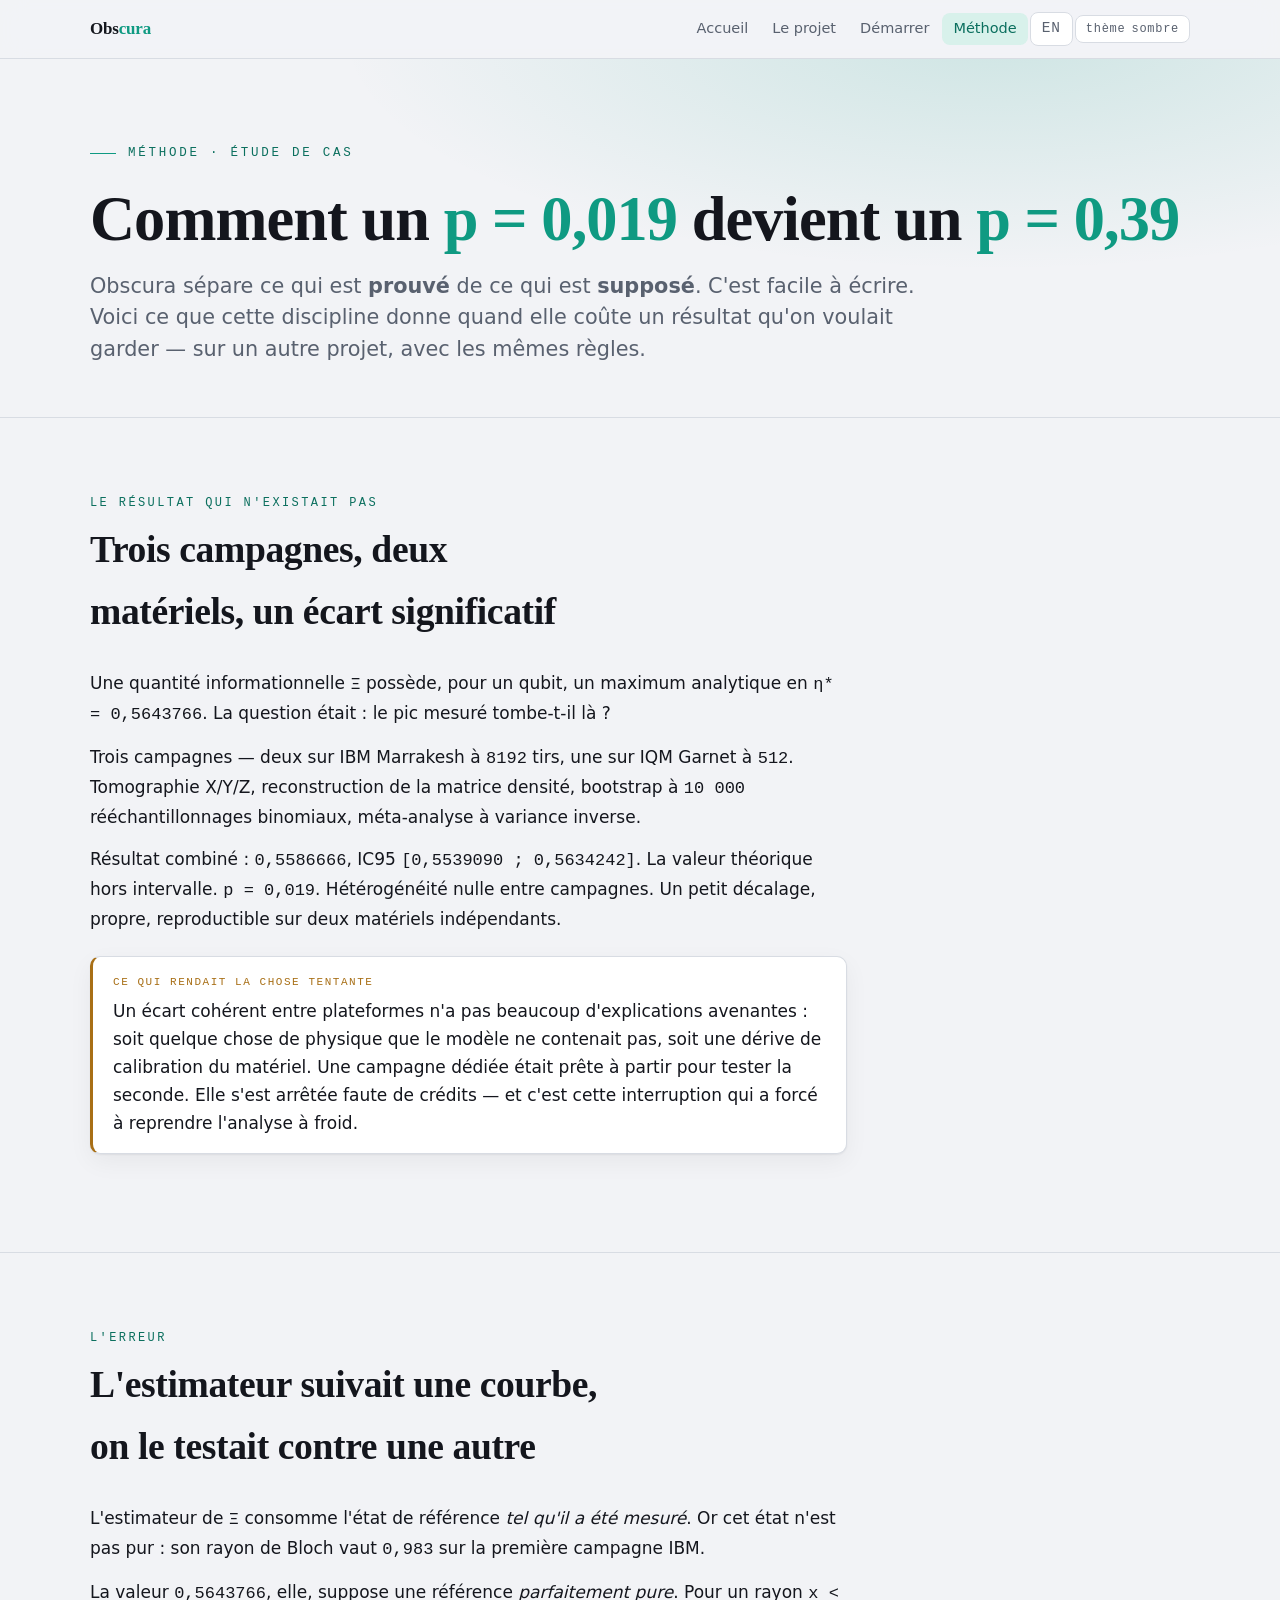
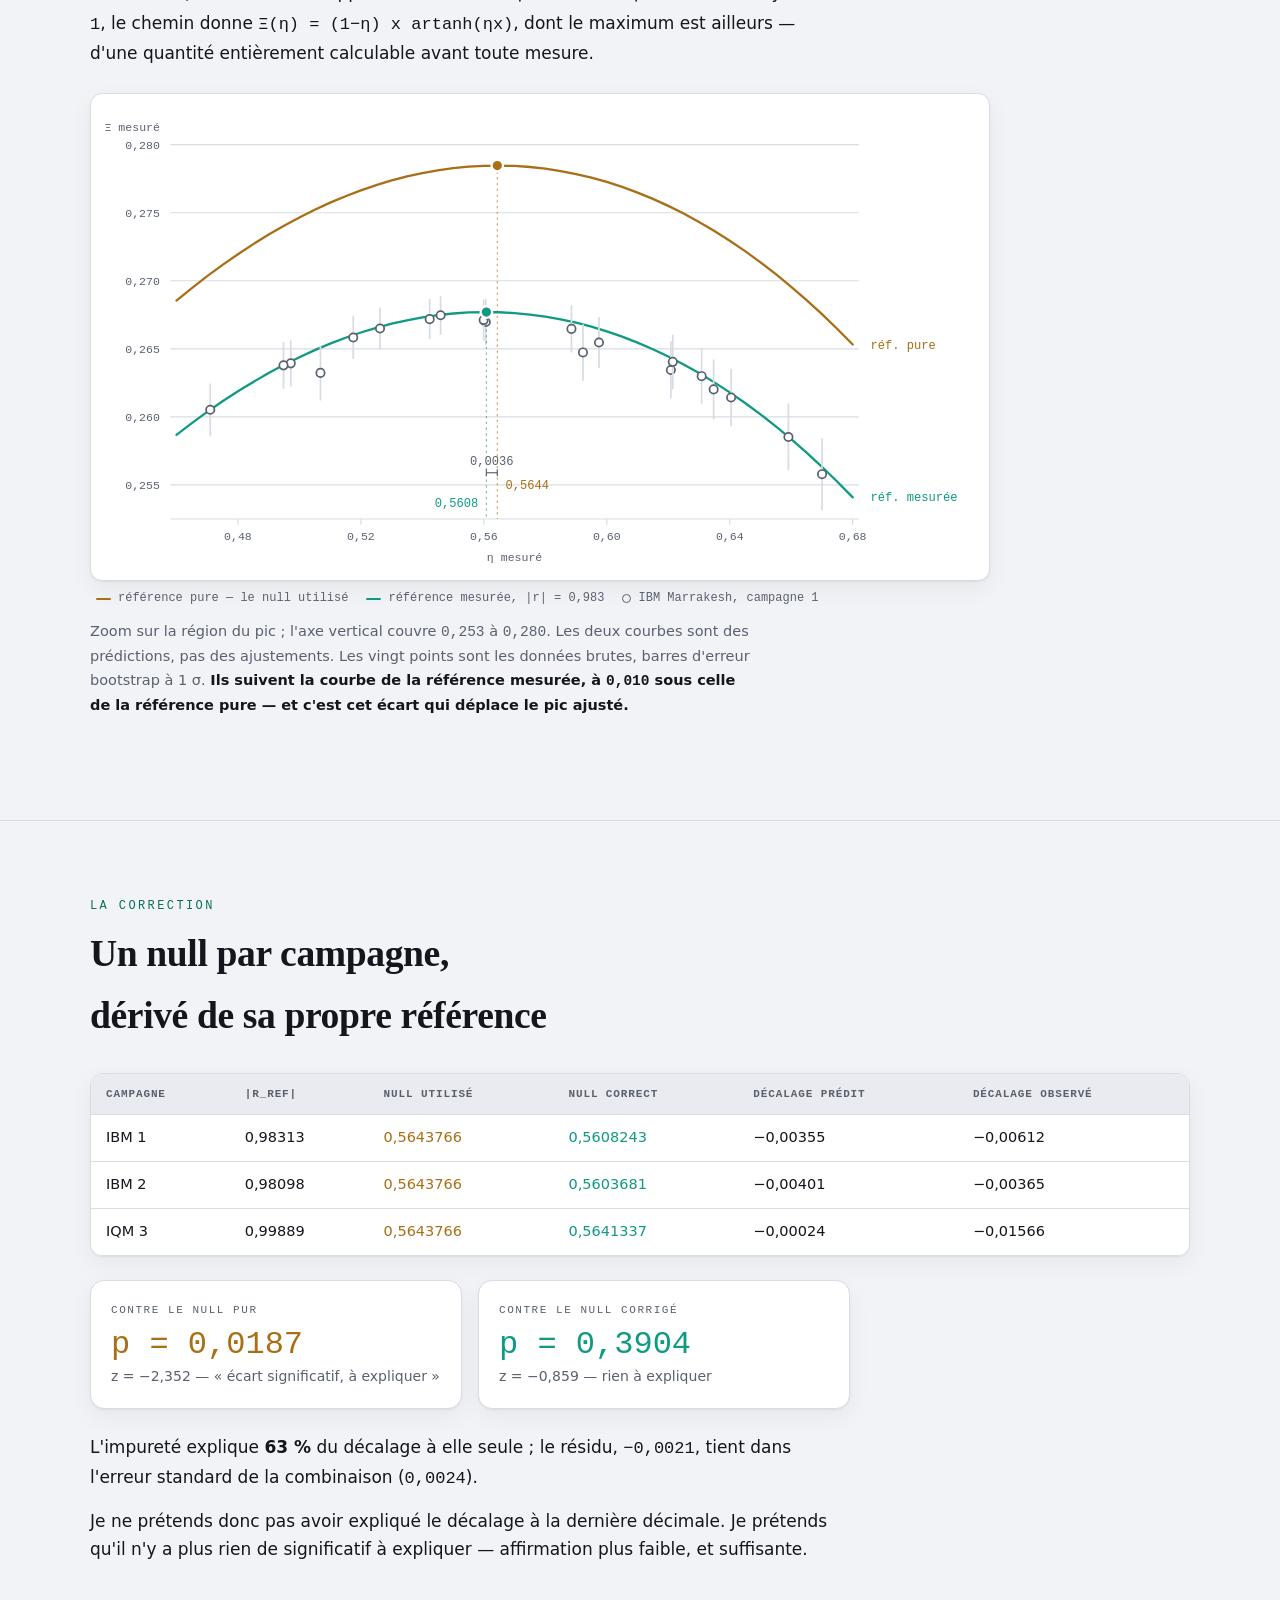
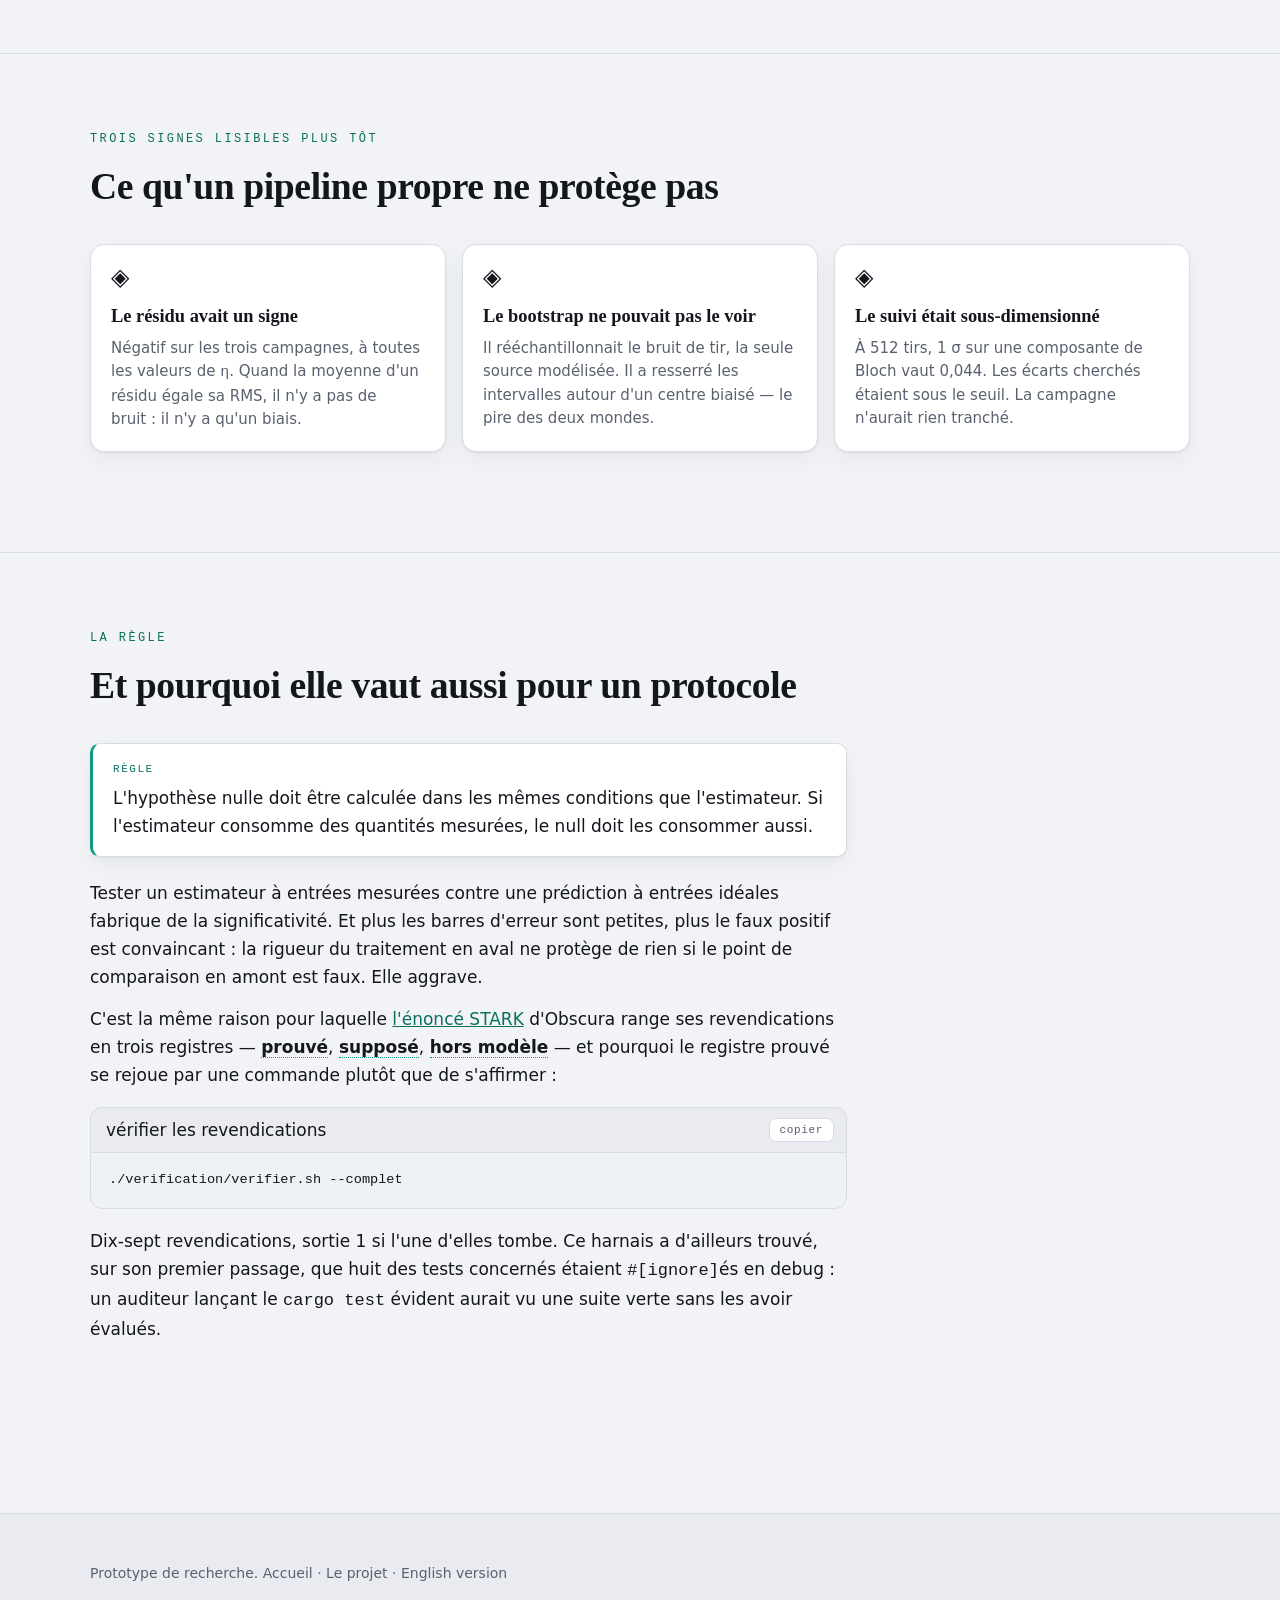
<file: docs/methode.html>
<!doctype html>
<html lang="fr">
<head>
<meta charset="utf-8">
<meta name="viewport" content="width=device-width, initial-scale=1">
<title>Méthode — comment un p = 0,019 devient p = 0,39</title>
<meta name="description" content="Étude de cas : un écart significatif dans trois campagnes sur processeurs quantiques, expliqué par un biais d'estimateur et non par la physique. La discipline de preuve appliquée à un résultat qu'on voulait garder.">
<meta name="color-scheme" content="light dark">
<link rel="alternate" hreflang="en" href="en/method.html">
<link rel="alternate" hreflang="fr" href="methode.html">
<link rel="stylesheet" href="assets/site.css">
<style>
  .fig{margin:26px 0; max-width:900px}
  .fig .plot{background:var(--surface); border:1px solid var(--line);
    border-radius:12px; box-shadow:var(--shadow); padding:16px 10px 8px}
  .fig svg{display:block; width:100%; height:auto; overflow:visible}
  .fig figcaption{color:var(--muted); font-size:14.5px; margin-top:12px; max-width:72ch}
  .fig figcaption b{color:var(--ink)}
  .leg{display:flex; flex-wrap:wrap; gap:18px; padding:8px 6px 0;
    font-family:ui-monospace,Menlo,monospace; font-size:12px; color:var(--muted)}
  .leg span{display:inline-flex; align-items:center; gap:7px}
  .leg i{width:15px; height:2px; border-radius:1px; flex:none}
  .leg i.pt{width:9px; height:9px; border-radius:50%; border:1.5px solid var(--muted)}
  .tick{font-family:ui-monospace,Menlo,monospace; font-size:10px; fill:var(--muted);
    font-variant-numeric:tabular-nums}
  .dlab{font-family:ui-monospace,Menlo,monospace; font-size:10.5px; font-weight:500}
  .verdicts{display:grid; gap:16px; grid-template-columns:repeat(auto-fit,minmax(240px,1fr));
    margin:24px 0; max-width:760px}
  .vd{background:var(--surface); border:1px solid var(--line); border-radius:14px;
    padding:20px; box-shadow:var(--shadow)}
  .vd .lab{font-family:ui-monospace,Menlo,monospace; font-size:11px; letter-spacing:.14em;
    text-transform:uppercase; color:var(--muted); display:block}
  .vd .big{font-family:ui-monospace,Menlo,monospace; font-size:2rem; line-height:1.1;
    margin:.25em 0 .1em; font-variant-numeric:tabular-nums}
  .vd.a .big{color:var(--serie-a)}
  .vd.b .big{color:var(--serie-b)}
  .vd .sub{color:var(--muted); font-size:14px; margin:0}
  td.sa{color:var(--serie-a)}
  td.sb{color:var(--serie-b)}
  table.num td{font-variant-numeric:tabular-nums; white-space:nowrap}
</style>
</head>
<body>

<a class="skip" href="#contenu">Aller au contenu</a>

<div class="topbar">
  <div class="shell">
    <a class="brand" href="index.html">Obs<span>cura</span></a>
    <nav class="topnav" aria-label="Navigation principale">
      <a href="index.html">Accueil</a>
      <a href="obscura.html">Le projet</a>
      <a href="demarrer.html">Démarrer</a>
      <a href="methode.html" aria-current="page">Méthode</a>
      <a class="ctrl" href="en/method.html" hreflang="en" lang="en">EN</a>
      <button type="button" class="ctrl" data-theme-toggle aria-pressed="false">
        thème <span data-theme-label>sombre</span>
      </button>
    </nav>
  </div>
</div>

<header class="hero">
  <div class="shell">
    <p class="eyebrow rise">Méthode &middot; étude de cas</p>
    <h1 class="title serif rise">Comment un <em>p&nbsp;=&nbsp;0,019</em> devient un <em>p&nbsp;=&nbsp;0,39</em></h1>
    <p class="lede rise">
      Obscura sépare ce qui est <strong>prouvé</strong> de ce qui est <strong>supposé</strong>.
      C'est facile à écrire. Voici ce que cette discipline donne quand elle coûte un
      résultat qu'on voulait garder — sur un autre projet, avec les mêmes règles.
    </p>
  </div>
</header>

<main id="contenu">

<section class="band">
  <div class="shell">
    <div class="band-head">
      <div class="k">Le résultat qui n'existait pas</div>
      <h2 class="serif">Trois campagnes, deux matériels, un écart significatif</h2>
    </div>
    <div class="col">
      <p>
        Une quantité informationnelle <span class="mono">Ξ</span> possède, pour un qubit,
        un maximum analytique en <span class="mono">η* = 0,5643766</span>. La question
        était&nbsp;: le pic mesuré tombe-t-il là&nbsp;?
      </p>
      <p>
        Trois campagnes — deux sur IBM Marrakesh à <span class="mono">8192</span> tirs, une
        sur IQM Garnet à <span class="mono">512</span>. Tomographie X/Y/Z, reconstruction de
        la matrice densité, bootstrap à <span class="mono">10&nbsp;000</span>
        rééchantillonnages binomiaux, méta-analyse à variance inverse.
      </p>
      <p>
        Résultat combiné&nbsp;: <span class="mono">0,5586666</span>, IC95
        <span class="mono">[0,5539090 ; 0,5634242]</span>. La valeur théorique hors
        intervalle. <span class="mono">p = 0,019</span>. Hétérogénéité nulle entre
        campagnes. Un petit décalage, propre, reproductible sur deux matériels
        indépendants.
      </p>

      <div class="callout secret">
        <span class="lab">Ce qui rendait la chose tentante</span>
        <p>
          Un écart cohérent entre plateformes n'a pas beaucoup d'explications avenantes&nbsp;:
          soit quelque chose de physique que le modèle ne contenait pas, soit une dérive de
          calibration du matériel. Une campagne dédiée était prête à partir pour tester la
          seconde. Elle s'est arrêtée faute de crédits — et c'est cette interruption qui a
          forcé à reprendre l'analyse à froid.
        </p>
      </div>
    </div>
  </div>
</section>

<section class="band">
  <div class="shell">
    <div class="band-head">
      <div class="k">L'erreur</div>
      <h2 class="serif">L'estimateur suivait une courbe, on le testait contre une autre</h2>
    </div>
    <div class="col">
      <p>
        L'estimateur de <span class="mono">Ξ</span> consomme l'état de référence
        <em>tel qu'il a été mesuré</em>. Or cet état n'est pas pur&nbsp;: son rayon de Bloch
        vaut <span class="mono">0,983</span> sur la première campagne IBM.
      </p>
      <p>
        La valeur <span class="mono">0,5643766</span>, elle, suppose une référence
        <em>parfaitement pure</em>. Pour un rayon <span class="mono">x &lt; 1</span>, le
        chemin donne <span class="mono">Ξ(η) = (1−η) x artanh(ηx)</span>, dont le maximum
        est ailleurs — d'une quantité entièrement calculable avant toute mesure.
      </p>
    </div>

    <figure class="fig">
      <div class="plot"><svg id="fig" viewBox="0 0 760 400" role="img"
        data-ylab="Ξ mesuré" data-xlab="η mesuré"
        data-lab-a="réf. pure" data-lab-b="réf. mesurée" data-decimal=","
        aria-label="Deux courbes de Xi en fonction de eta : référence pure de pic 0,5644, référence mesurée de pic 0,5608. Les vingt points de la campagne IBM suivent la seconde."></svg></div>
      <div class="leg">
        <span><i style="background:var(--serie-a)"></i>référence pure — le null utilisé</span>
        <span><i style="background:var(--serie-b)"></i>référence mesurée, |r| = 0,983</span>
        <span><i class="pt"></i>IBM Marrakesh, campagne 1</span>
      </div>
      <figcaption>
        Zoom sur la région du pic&nbsp;; l'axe vertical couvre <span class="mono">0,253</span>
        à <span class="mono">0,280</span>. Les deux courbes sont des prédictions, pas des
        ajustements. Les vingt points sont les données brutes, barres d'erreur bootstrap à
        1&nbsp;σ. <b>Ils suivent la courbe de la référence mesurée, à
        <span class="mono">0,010</span> sous celle de la référence pure — et c'est cet écart
        qui déplace le pic ajusté.</b>
      </figcaption>
    </figure>
  </div>
</section>

<section class="band">
  <div class="shell">
    <div class="band-head">
      <div class="k">La correction</div>
      <h2 class="serif">Un null par campagne, dérivé de sa propre référence</h2>
    </div>

    <div class="tbl-wrap">
      <table class="num">
        <thead><tr>
          <th>Campagne</th><th>|r_ref|</th><th>Null utilisé</th><th>Null correct</th>
          <th>Décalage prédit</th><th>Décalage observé</th>
        </tr></thead>
        <tbody>
          <tr><td>IBM 1</td><td>0,98313</td><td class="sa">0,5643766</td>
              <td class="sb">0,5608243</td><td>−0,00355</td><td>−0,00612</td></tr>
          <tr><td>IBM 2</td><td>0,98098</td><td class="sa">0,5643766</td>
              <td class="sb">0,5603681</td><td>−0,00401</td><td>−0,00365</td></tr>
          <tr><td>IQM 3</td><td>0,99889</td><td class="sa">0,5643766</td>
              <td class="sb">0,5641337</td><td>−0,00024</td><td>−0,01566</td></tr>
        </tbody>
      </table>
    </div>

    <div class="verdicts">
      <div class="vd a">
        <span class="lab">Contre le null pur</span>
        <div class="big">p = 0,0187</div>
        <p class="sub">z = −2,352 — « écart significatif, à expliquer »</p>
      </div>
      <div class="vd b">
        <span class="lab">Contre le null corrigé</span>
        <div class="big">p = 0,3904</div>
        <p class="sub">z = −0,859 — rien à expliquer</p>
      </div>
    </div>

    <div class="col">
      <p>
        L'impureté explique <strong>63&nbsp;%</strong> du décalage à elle seule&nbsp;; le
        résidu, <span class="mono">−0,0021</span>, tient dans l'erreur standard de la
        combinaison (<span class="mono">0,0024</span>).
      </p>
      <p>
        Je ne prétends donc pas avoir expliqué le décalage à la dernière décimale. Je
        prétends qu'il n'y a plus rien de significatif à expliquer — affirmation plus
        faible, et suffisante.
      </p>
    </div>
  </div>
</section>

<section class="band">
  <div class="shell">
    <div class="band-head">
      <div class="k">Trois signes lisibles plus tôt</div>
      <h2 class="serif">Ce qu'un pipeline propre ne protège pas</h2>
    </div>
    <div class="cards">
      <div class="card">
        <div class="ico" aria-hidden="true">◈</div>
        <h4>Le résidu avait un signe</h4>
        <p>
          Négatif sur les trois campagnes, à toutes les valeurs de
          <span class="mono">η</span>. Quand la moyenne d'un résidu égale sa RMS, il n'y a
          pas de bruit&nbsp;: il n'y a qu'un biais.
        </p>
      </div>
      <div class="card">
        <div class="ico" aria-hidden="true">◈</div>
        <h4>Le bootstrap ne pouvait pas le voir</h4>
        <p>
          Il rééchantillonnait le bruit de tir, la seule source modélisée. Il a resserré les
          intervalles autour d'un centre biaisé — le pire des deux mondes.
        </p>
      </div>
      <div class="card">
        <div class="ico" aria-hidden="true">◈</div>
        <h4>Le suivi était sous-dimensionné</h4>
        <p>
          À 512 tirs, 1&nbsp;σ sur une composante de Bloch vaut 0,044. Les écarts cherchés
          étaient sous le seuil. La campagne n'aurait rien tranché.
        </p>
      </div>
    </div>
  </div>
</section>

<section class="band">
  <div class="shell">
    <div class="band-head">
      <div class="k">La règle</div>
      <h2 class="serif">Et pourquoi elle vaut aussi pour un protocole</h2>
    </div>
    <div class="col">
      <div class="callout">
        <span class="lab">Règle</span>
        <p>
          L'hypothèse nulle doit être calculée dans les mêmes conditions que l'estimateur.
          Si l'estimateur consomme des quantités mesurées, le null doit les consommer aussi.
        </p>
      </div>
      <p>
        Tester un estimateur à entrées mesurées contre une prédiction à entrées idéales
        fabrique de la significativité. Et plus les barres d'erreur sont petites, plus le
        faux positif est convaincant&nbsp;: la rigueur du traitement en aval ne protège de
        rien si le point de comparaison en amont est faux. Elle aggrave.
      </p>
      <p>
        C'est la même raison pour laquelle
        <a href="https://github.com/nailiwalid-del/obscura/blob/master/docs/STARK_STATEMENT.md">l'énoncé
        STARK</a> d'Obscura range ses revendications en trois registres —
        <em class="term">prouvé</em>, <em class="term">supposé</em>,
        <em class="term">hors modèle</em> — et pourquoi le registre prouvé se rejoue par une
        commande plutôt que de s'affirmer&nbsp;:
      </p>
      <div class="cmd">
        <div class="cmd-head"><span>vérifier les revendications</span></div>
        <pre><code>./verification/verifier.sh --complet</code></pre>
      </div>
      <p>
        Dix-sept revendications, sortie 1 si l'une d'elles tombe. Ce harnais a d'ailleurs
        trouvé, sur son premier passage, que huit des tests concernés étaient
        <span class="mono">#[ignore]</span>és en debug&nbsp;: un auditeur lançant le
        <span class="mono">cargo test</span> évident aurait vu une suite verte sans les
        avoir évalués.
      </p>
    </div>
  </div>
</section>

</main>

<footer class="footer">
  <div class="shell">
    <p>
      Prototype de recherche. <a href="index.html">Accueil</a> &middot;
      <a href="obscura.html">Le projet</a> &middot;
      <a href="en/method.html" hreflang="en" lang="en">English version</a>
    </p>
  </div>
</footer>

<script src="assets/site.js"></script>
<script src="assets/methode-fig.js"></script>
</body>
</html>
</file>
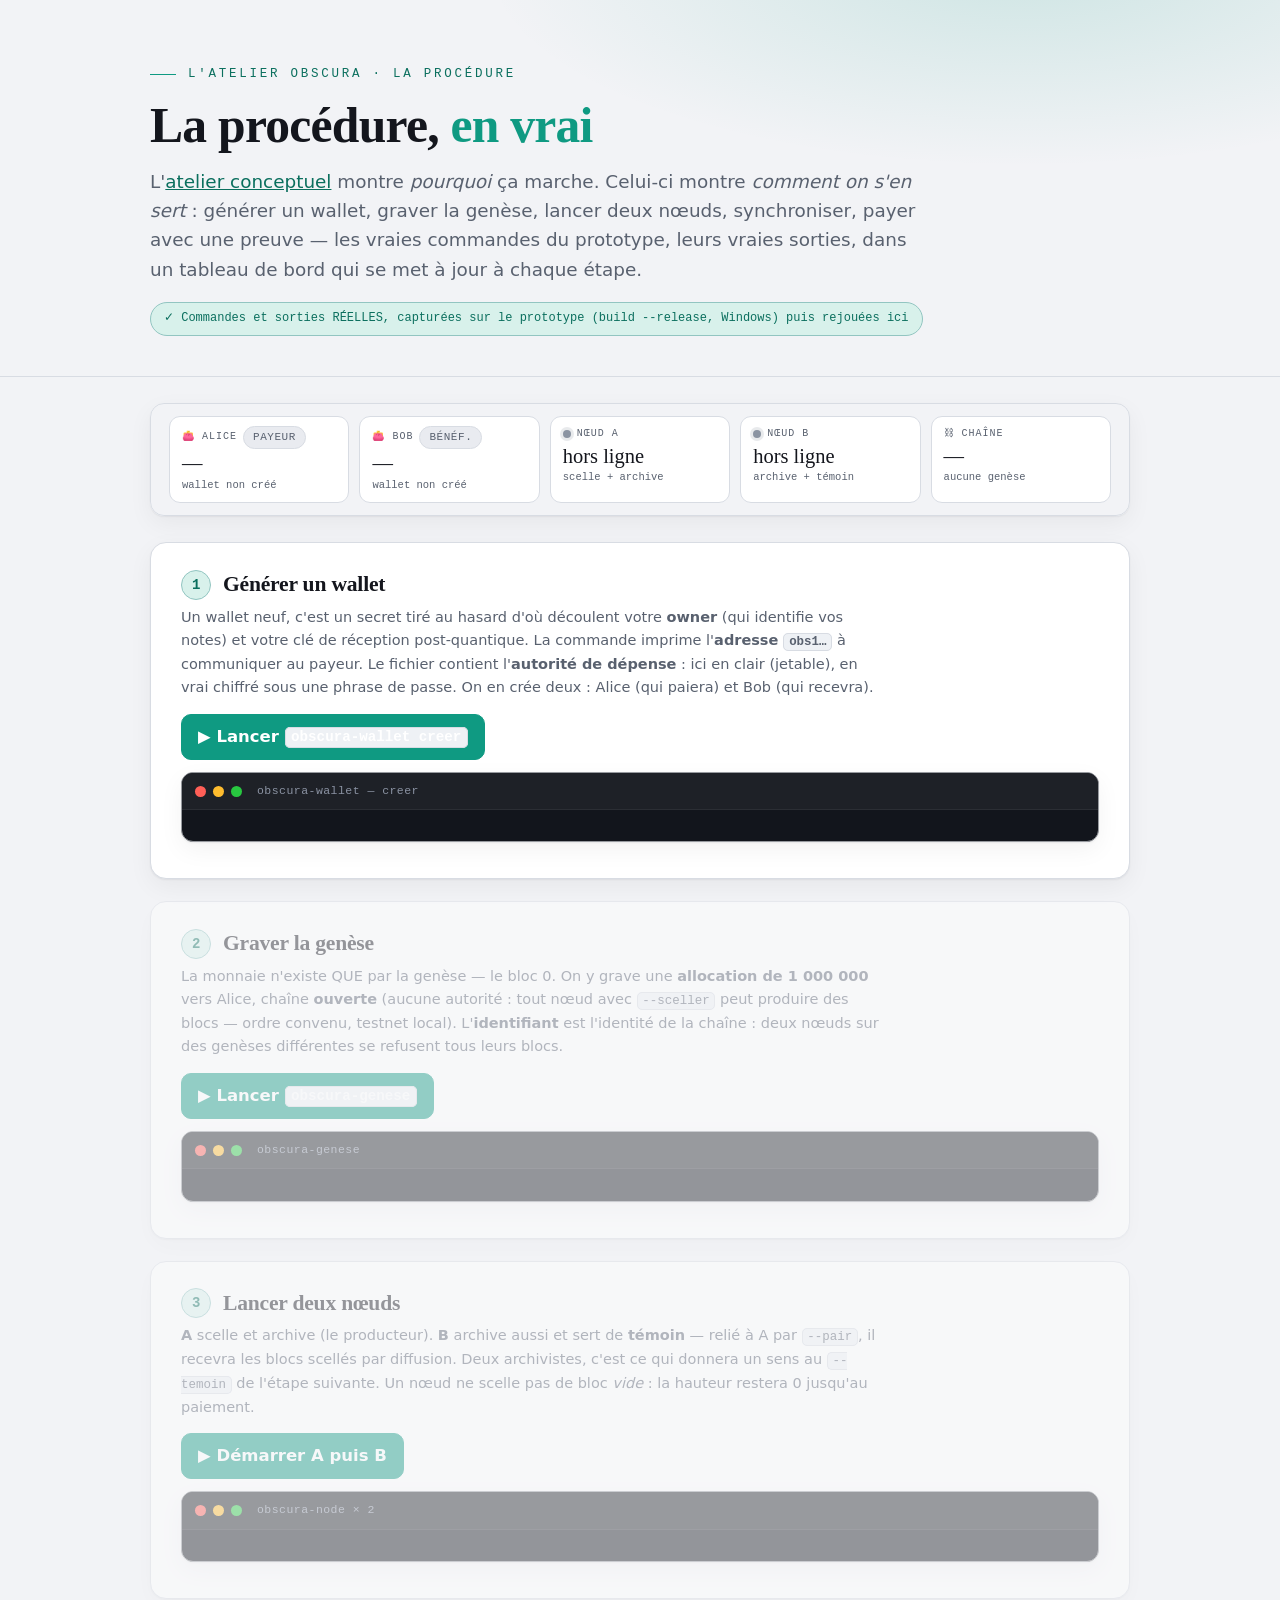
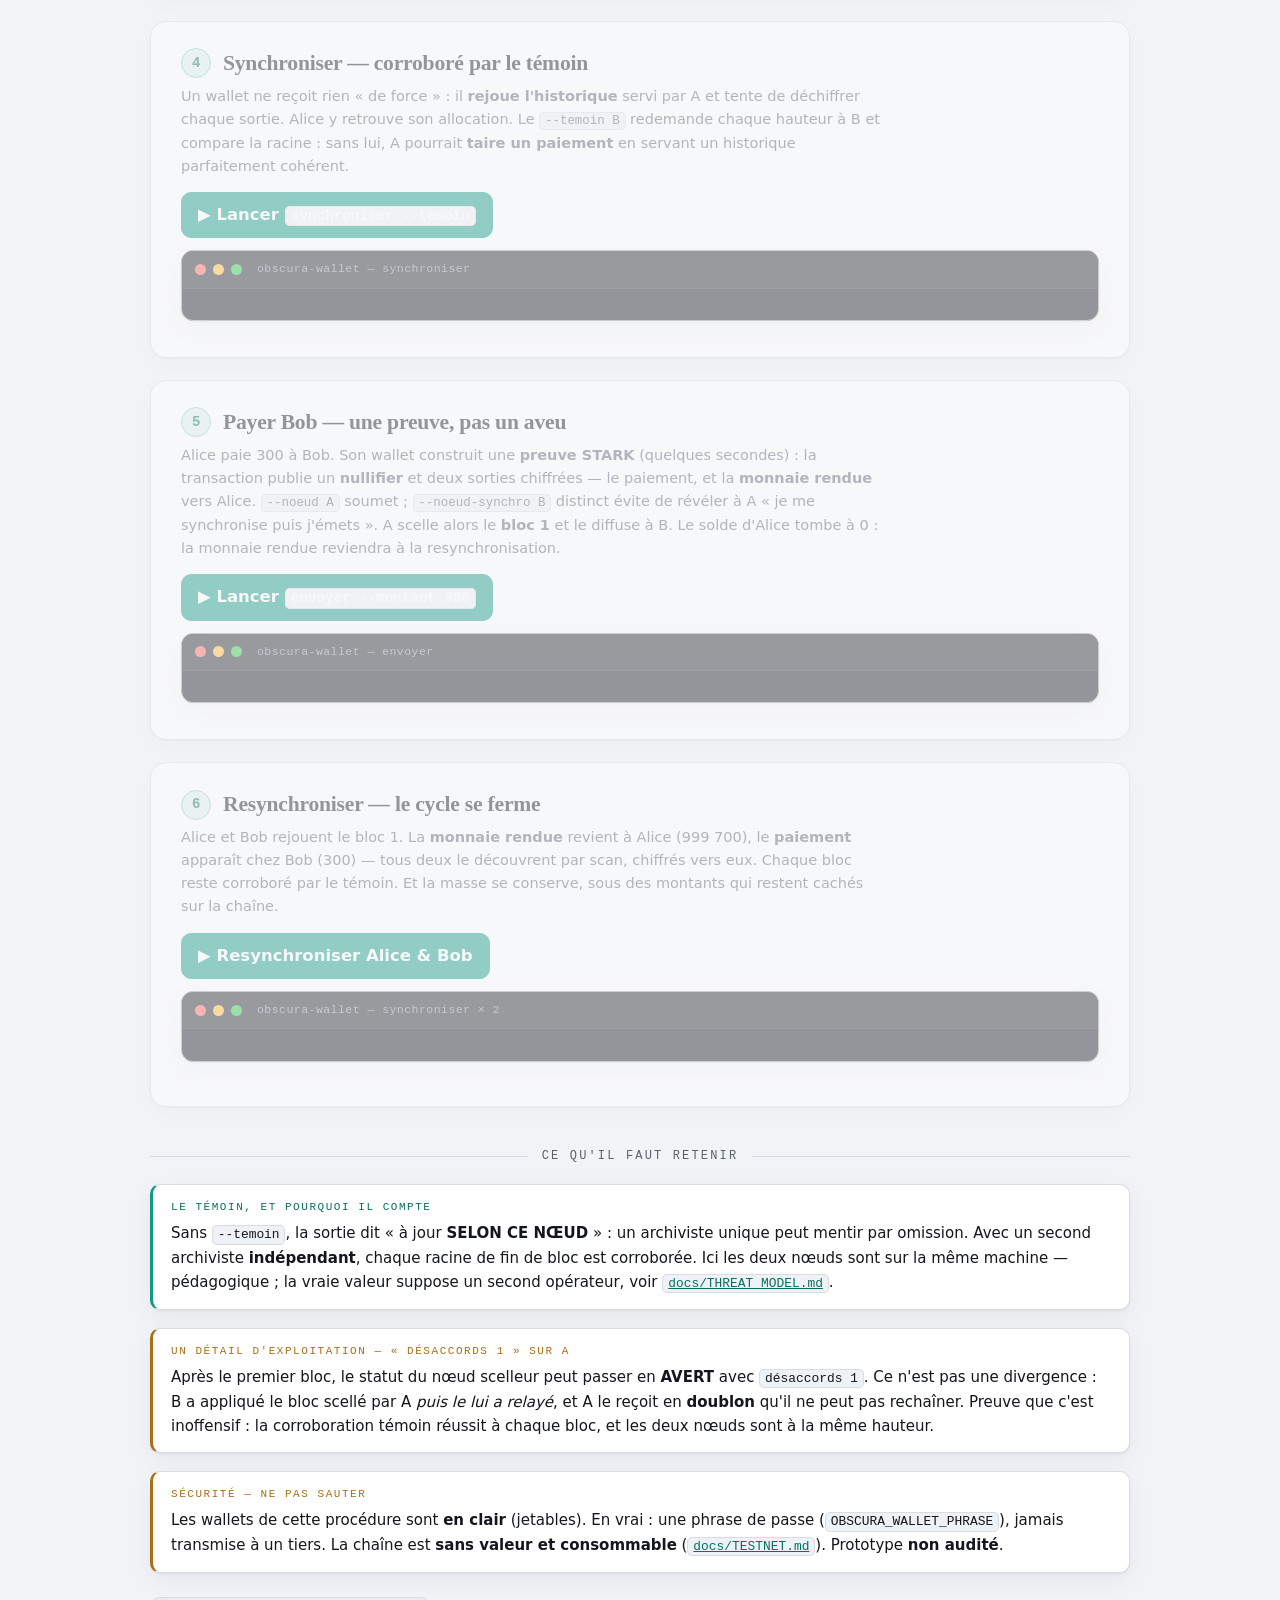
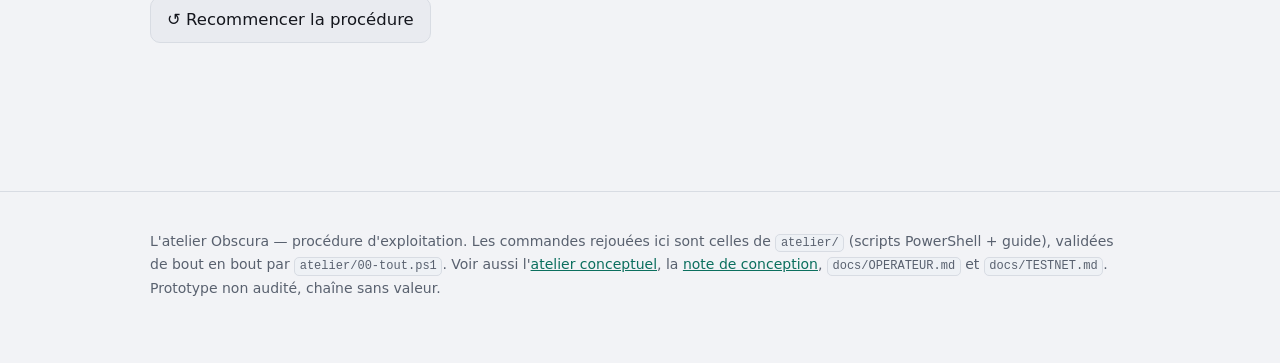
<file: docs/obscura-atelier-pratique.html>
<!doctype html>
<html lang="fr">
<head>
<meta charset="utf-8">
<meta name="viewport" content="width=device-width, initial-scale=1">
<meta name="description" content="L'atelier pratique Obscura — la procédure d'exploitation, en vrai : générer un wallet, graver la genèse, lancer deux nœuds (scellement + témoin), synchroniser, payer avec une preuve STARK, voir revenir la monnaie rendue. Commandes et sorties réelles du prototype, rejouées dans un tableau de bord.">
<title>L'atelier Obscura — la procédure, en vrai</title>
<style>
  /* Charte partagée avec obscura-atelier.html / obscura-overview.html */
  :root{
    --ink:#14161d; --paper:#f2f3f6; --surface:#ffffff; --surface-2:#e9ebf0;
    --muted:#59616f; --line:#d8dce3; --accent:#0f9a82; --accent-ink:#0b6f5e;
    --accent-soft:#d8f1eb; --secret:#a86f16; --secret-soft:#f4e9d3;
    --done:#0f8f6c; --pending:#8b94a2; --danger:#c2483d; --danger-soft:#f7e2e0;
    --code-bg:#eef1f5; --term-bg:#12151c; --term-ink:#d7dde8;
    --shadow:0 1px 2px rgba(20,22,29,.06),0 8px 24px rgba(20,22,29,.05);
  }
  @media (prefers-color-scheme:dark){
    :root{
      --ink:#e7eaf1; --paper:#0c0e13; --surface:#14171f; --surface-2:#1b1f2a;
      --muted:#98a2b2; --line:#272c38; --accent:#2fd0b0; --accent-ink:#54e0c4;
      --accent-soft:#123029; --secret:#e2ac52; --secret-soft:#2b2415;
      --done:#33c99a; --pending:#69727f; --danger:#e07a70; --danger-soft:#3a1f1c;
      --code-bg:#161a22; --term-bg:#0a0d13; --term-ink:#c6cede;
      --shadow:0 1px 2px rgba(0,0,0,.4),0 10px 30px rgba(0,0,0,.35);
    }
  }
  :root[data-theme="light"]{
    --ink:#14161d; --paper:#f2f3f6; --surface:#ffffff; --surface-2:#e9ebf0;
    --muted:#59616f; --line:#d8dce3; --accent:#0f9a82; --accent-ink:#0b6f5e;
    --accent-soft:#d8f1eb; --secret:#a86f16; --secret-soft:#f4e9d3;
    --done:#0f8f6c; --pending:#8b94a2; --danger:#c2483d; --danger-soft:#f7e2e0;
    --code-bg:#eef1f5; --term-bg:#12151c; --term-ink:#d7dde8;
    --shadow:0 1px 2px rgba(20,22,29,.06),0 8px 24px rgba(20,22,29,.05);
  }
  :root[data-theme="dark"]{
    --ink:#e7eaf1; --paper:#0c0e13; --surface:#14171f; --surface-2:#1b1f2a;
    --muted:#98a2b2; --line:#272c38; --accent:#2fd0b0; --accent-ink:#54e0c4;
    --accent-soft:#123029; --secret:#e2ac52; --secret-soft:#2b2415;
    --done:#33c99a; --pending:#69727f; --danger:#e07a70; --danger-soft:#3a1f1c;
    --code-bg:#161a22; --term-bg:#0a0d13; --term-ink:#c6cede;
    --shadow:0 1px 2px rgba(0,0,0,.4),0 10px 30px rgba(0,0,0,.35);
  }

  *{box-sizing:border-box}
  html{scroll-behavior:smooth}
  @media (prefers-reduced-motion:reduce){html{scroll-behavior:auto} *{transition:none!important; animation:none!important}}
  body{
    margin:0; background:var(--paper); color:var(--ink); min-height:100vh;
    font-family:-apple-system,system-ui,"Segoe UI",Roboto,sans-serif;
    font-size:16.5px; line-height:1.6; -webkit-font-smoothing:antialiased;
  }
  .mono{font-family:ui-monospace,"SF Mono","Cascadia Code",Menlo,Consolas,monospace}
  .shell{max-width:1060px; margin:0 auto; padding:0 clamp(18px,4vw,40px)}
  a{color:var(--accent-ink)}
  code{font-family:ui-monospace,Menlo,monospace; font-size:.86em; background:var(--code-bg); padding:.1em .38em; border-radius:5px; border:1px solid var(--line)}
  :focus-visible{outline:2px solid var(--accent); outline-offset:2px; border-radius:3px}

  header.hero{border-bottom:1px solid var(--line);
    background:radial-gradient(900px 340px at 80% -10%, color-mix(in srgb,var(--accent) 16%, transparent), transparent 60%), var(--paper)}
  .hero .shell{padding:clamp(36px,7vw,64px) clamp(18px,4vw,40px) clamp(26px,4vw,40px)}
  .eyebrow{font-family:ui-monospace,Menlo,monospace; font-size:12.5px; letter-spacing:.22em; text-transform:uppercase; color:var(--accent-ink); margin:0 0 16px; display:flex; align-items:center; gap:12px}
  .eyebrow::before{content:""; width:26px; height:1px; background:var(--accent)}
  h1{font-family:Georgia,serif; font-weight:700; letter-spacing:-.015em; font-size:clamp(1.9rem,5vw,3.1rem); line-height:1.06; margin:0}
  h1 em{font-style:normal; color:var(--accent)}
  .lede{color:var(--muted); max-width:66ch; margin:14px 0 0; font-size:clamp(1rem,1.9vw,1.15rem)}
  .toy-badge{display:inline-flex; align-items:center; gap:8px; margin-top:18px; font-family:ui-monospace,Menlo,monospace; font-size:12px;
    background:var(--accent-soft); color:var(--accent-ink); border:1px solid color-mix(in srgb,var(--accent) 35%,var(--line)); padding:6px 13px; border-radius:20px}

  main{padding:26px 0 90px}

  /* Tableau de bord collant : l'état vivant de la procédure. */
  .dashboard{position:sticky; top:0; z-index:20; margin:0 0 26px;
    background:color-mix(in srgb,var(--paper) 88%, transparent); backdrop-filter:blur(9px);
    border:1px solid var(--line); border-radius:14px; box-shadow:var(--shadow);
    padding:12px clamp(12px,2vw,18px)}
  .dash-grid{display:grid; grid-template-columns:repeat(5,1fr); gap:10px}
  @media (max-width:760px){.dash-grid{grid-template-columns:repeat(2,1fr)}}
  .dcard{background:var(--surface); border:1px solid var(--line); border-radius:11px; padding:9px 12px; min-width:0}
  .dcard .dl{font-family:ui-monospace,Menlo,monospace; font-size:10px; letter-spacing:.1em; text-transform:uppercase; color:var(--muted); display:flex; align-items:center; gap:6px}
  .dcard .dv{font-family:Georgia,serif; font-size:1.28rem; line-height:1.2; margin-top:2px; word-break:break-word}
  .dcard .dsub{font-family:ui-monospace,Menlo,monospace; font-size:10.5px; color:var(--muted); margin-top:1px}
  .dcard.flip{animation:flip .6s ease}
  @keyframes flip{0%{background:var(--accent-soft)} 100%{background:var(--surface)}}
  .dot{width:8px; height:8px; border-radius:50%; background:var(--pending); flex:none; box-shadow:0 0 0 3px color-mix(in srgb,var(--pending) 20%, transparent)}
  .dot.on{background:var(--done); box-shadow:0 0 0 3px color-mix(in srgb,var(--done) 22%, transparent)}
  .dot.seal{background:var(--secret); box-shadow:0 0 0 3px color-mix(in srgb,var(--secret) 22%, transparent)}

  .step{background:var(--surface); border:1px solid var(--line); border-radius:16px; padding:24px clamp(18px,3vw,30px); margin:22px 0; box-shadow:var(--shadow); transition:opacity .35s}
  .step.locked{opacity:.42; pointer-events:none; user-select:none}
  .step h2{font-family:Georgia,serif; font-size:1.35rem; margin:0 0 4px; display:flex; align-items:center; gap:12px; letter-spacing:-.01em}
  .step h2 .n{flex:none; width:30px; height:30px; border-radius:50%; background:var(--accent-soft); color:var(--accent-ink); display:inline-flex; align-items:center; justify-content:center; font-family:ui-monospace,Menlo,monospace; font-size:14px; border:1px solid color-mix(in srgb,var(--accent) 35%,var(--line))}
  .step.done h2 .n{background:var(--done); color:#fff; border-color:var(--done)}
  .step .why{color:var(--muted); font-size:14.5px; margin:4px 0 14px; max-width:76ch}

  button{font:inherit; cursor:pointer; border-radius:10px; border:1px solid var(--line); background:var(--surface-2); color:var(--ink); padding:9px 16px; transition:transform .08s, background .15s}
  button:hover{background:color-mix(in srgb,var(--accent) 10%, var(--surface-2))}
  button:active{transform:scale(.97)}
  button.primary{background:var(--accent); border-color:var(--accent); color:#fff; font-weight:600}
  button.primary:hover{background:var(--accent-ink)}
  button:disabled{opacity:.45; cursor:not-allowed; transform:none}
  .btnrow{display:flex; flex-wrap:wrap; gap:10px; margin:8px 0}

  /* Terminal simulé : la vraie commande, la vraie sortie. */
  .term{background:var(--term-bg); border:1px solid color-mix(in srgb,#000 30%,var(--line)); border-radius:12px; margin:12px 0; overflow:hidden; box-shadow:var(--shadow)}
  .term-head{display:flex; align-items:center; gap:7px; padding:9px 13px; background:color-mix(in srgb,#fff 5%,var(--term-bg)); border-bottom:1px solid rgba(255,255,255,.06)}
  .term-head .td{width:11px; height:11px; border-radius:50%}
  .term-head .td:nth-child(1){background:#ff5f57} .term-head .td:nth-child(2){background:#febc2e} .term-head .td:nth-child(3){background:#28c840}
  .term-head .tt{margin-left:8px; font-family:ui-monospace,Menlo,monospace; font-size:11.5px; color:#8b93a3; letter-spacing:.04em}
  .term-body{padding:13px 15px; font-family:ui-monospace,"Cascadia Code",Menlo,monospace; font-size:13px; line-height:1.55; color:var(--term-ink); white-space:pre-wrap; word-break:break-word; min-height:2.4em; max-height:340px; overflow-y:auto}
  .term-body .ln{display:block}
  .term-body .pr{color:#5bd6bd}
  .term-body .cmd{color:#eef2f8}
  .term-body .warn{color:#e2ac52}
  .term-body .ok{color:#54e0c4}
  .term-body .accent{color:#7fb8ff}
  .term-body .info{color:#9aa4b5}
  .term-body .hashln{color:#8ea0bb; word-break:break-all}
  .term-body .cursor{display:inline-block; width:8px; height:1.05em; vertical-align:text-bottom; background:#5bd6bd; animation:blink 1s steps(1) infinite}
  @keyframes blink{50%{opacity:0}}

  .kv{display:grid; grid-template-columns:auto 1fr; gap:6px 14px; font-size:14.5px; margin:10px 0; align-items:baseline}
  .kv .k{font-family:ui-monospace,Menlo,monospace; font-size:12px; letter-spacing:.06em; text-transform:uppercase; color:var(--muted); white-space:nowrap}
  .hash{font-family:ui-monospace,Menlo,monospace; font-size:13px; word-break:break-all}
  .pill{display:inline-block; font-family:ui-monospace,Menlo,monospace; font-size:11px; padding:2px 9px; border-radius:20px; border:1px solid var(--line); background:var(--surface-2); color:var(--muted); letter-spacing:.05em; margin-left:8px; vertical-align:middle}

  .chain{display:flex; align-items:center; gap:6px; flex-wrap:wrap; margin:6px 0}
  .bloc{background:var(--surface); border:1px solid var(--accent); border-radius:10px; padding:7px 12px; font-family:ui-monospace,Menlo,monospace; font-size:12px; box-shadow:var(--shadow)}
  .bloc .bh{display:block; font-size:9.5px; letter-spacing:.08em; text-transform:uppercase; color:var(--accent-ink)}
  .bloc.genese{border-color:var(--line); color:var(--muted)}
  .bloc.fresh{animation:pop .5s ease}
  @keyframes pop{0%{transform:scale(.85); opacity:0} 100%{transform:scale(1); opacity:1}}
  .chainlink{color:var(--accent); font-weight:700}

  .verdict{font-family:ui-monospace,Menlo,monospace; font-size:13.5px; border-radius:10px; padding:11px 14px; margin:10px 0 0; display:none}
  .verdict.show{display:block}
  .verdict.ok{background:var(--accent-soft); color:var(--accent-ink); border:1px solid color-mix(in srgb,var(--accent) 40%,var(--line))}

  .callout{border:1px solid var(--line); border-left:3px solid var(--accent); background:var(--surface); border-radius:10px; padding:14px 18px; margin:18px 0; box-shadow:var(--shadow); font-size:15px}
  .callout.warnk{border-left-color:var(--secret)}
  .callout .lab{font-family:ui-monospace,Menlo,monospace; font-size:11px; letter-spacing:.14em; text-transform:uppercase; color:var(--accent-ink); display:block; margin-bottom:5px}
  .callout.warnk .lab{color:var(--secret)}

  .divider{font-family:ui-monospace,Menlo,monospace; font-size:12px; letter-spacing:.18em; text-transform:uppercase; color:var(--muted); text-align:center; margin:40px 0 6px; display:flex; align-items:center; gap:14px}
  .divider::before,.divider::after{content:""; height:1px; background:var(--line); flex:1}

  .footer{border-top:1px solid var(--line); margin-top:50px; padding:24px 0 60px; color:var(--muted); font-size:14px}
</style>
</head>
<body>

<header class="hero">
  <div class="shell">
    <p class="eyebrow">L'atelier Obscura · la procédure</p>
    <h1>La procédure, <em>en vrai</em></h1>
    <p class="lede">L'<a href="obscura-atelier.html">atelier conceptuel</a> montre <em>pourquoi</em> ça marche. Celui-ci montre <em>comment on s'en sert</em> : générer un wallet, graver la genèse, lancer deux nœuds, synchroniser, payer avec une preuve — les vraies commandes du prototype, leurs vraies sorties, dans un tableau de bord qui se met à jour à chaque étape.</p>
    <span class="toy-badge">✓ Commandes et sorties RÉELLES, capturées sur le prototype (build --release, Windows) puis rejouées ici</span>
  </div>
</header>

<main>
<div class="shell">

  <!-- TABLEAU DE BORD -->
  <div class="dashboard" aria-label="État de la procédure">
    <div class="dash-grid">
      <div class="dcard" id="d-alice">
        <div class="dl">👛 Alice <span class="pill" style="margin:0">payeur</span></div>
        <div class="dv" id="dv-alice">—</div>
        <div class="dsub" id="ds-alice">wallet non créé</div>
      </div>
      <div class="dcard" id="d-bob">
        <div class="dl">👛 Bob <span class="pill" style="margin:0">bénéf.</span></div>
        <div class="dv" id="dv-bob">—</div>
        <div class="dsub" id="ds-bob">wallet non créé</div>
      </div>
      <div class="dcard" id="d-a">
        <div class="dl"><span class="dot" id="dot-a"></span> Nœud A</div>
        <div class="dv" id="dv-a">hors ligne</div>
        <div class="dsub" id="ds-a">scelle + archive</div>
      </div>
      <div class="dcard" id="d-b">
        <div class="dl"><span class="dot" id="dot-b"></span> Nœud B</div>
        <div class="dv" id="dv-b">hors ligne</div>
        <div class="dsub" id="ds-b">archive + témoin</div>
      </div>
      <div class="dcard" id="d-chain">
        <div class="dl">⛓ Chaîne</div>
        <div class="dv" id="dv-chain">—</div>
        <div class="dsub" id="ds-chain">aucune genèse</div>
      </div>
    </div>
  </div>

  <!-- ÉTAPE 1 -->
  <section class="step" id="s1">
    <h2><span class="n">1</span> Générer un wallet</h2>
    <p class="why">Un wallet neuf, c'est un secret tiré au hasard d'où découlent votre <strong>owner</strong> (qui identifie vos notes) et votre clé de réception post-quantique. La commande imprime l'<strong>adresse <code>obs1…</code></strong> à communiquer au payeur. Le fichier contient l'<strong>autorité de dépense</strong> : ici en clair (jetable), en vrai chiffré sous une phrase de passe. On en crée deux : Alice (qui paiera) et Bob (qui recevra).</p>
    <div class="btnrow"><button class="primary" data-run="1">▶ Lancer <code>obscura-wallet creer</code></button></div>
    <div class="term" id="t1"><div class="term-head"><span class="td"></span><span class="td"></span><span class="td"></span><span class="tt">obscura-wallet — creer</span></div><div class="term-body" id="t1b"></div></div>
  </section>

  <!-- ÉTAPE 2 -->
  <section class="step locked" id="s2">
    <h2><span class="n">2</span> Graver la genèse</h2>
    <p class="why">La monnaie n'existe QUE par la genèse — le bloc 0. On y grave une <strong>allocation de 1 000 000</strong> vers Alice, chaîne <strong>ouverte</strong> (aucune autorité : tout nœud avec <code>--sceller</code> peut produire des blocs — ordre convenu, testnet local). L'<strong>identifiant</strong> est l'identité de la chaîne : deux nœuds sur des genèses différentes se refusent tous leurs blocs.</p>
    <div class="btnrow"><button class="primary" data-run="2">▶ Lancer <code>obscura-genese</code></button></div>
    <div class="term" id="t2"><div class="term-head"><span class="td"></span><span class="td"></span><span class="td"></span><span class="tt">obscura-genese</span></div><div class="term-body" id="t2b"></div></div>
  </section>

  <!-- ÉTAPE 3 -->
  <section class="step locked" id="s3">
    <h2><span class="n">3</span> Lancer deux nœuds</h2>
    <p class="why"><strong>A</strong> scelle et archive (le producteur). <strong>B</strong> archive aussi et sert de <strong>témoin</strong> — relié à A par <code>--pair</code>, il recevra les blocs scellés par diffusion. Deux archivistes, c'est ce qui donnera un sens au <code>--temoin</code> de l'étape suivante. Un nœud ne scelle pas de bloc <em>vide</em> : la hauteur restera 0 jusqu'au paiement.</p>
    <div class="btnrow"><button class="primary" data-run="3">▶ Démarrer A puis B</button></div>
    <div class="term" id="t3"><div class="term-head"><span class="td"></span><span class="td"></span><span class="td"></span><span class="tt">obscura-node × 2</span></div><div class="term-body" id="t3b"></div></div>
  </section>

  <!-- ÉTAPE 4 -->
  <section class="step locked" id="s4">
    <h2><span class="n">4</span> Synchroniser — corroboré par le témoin</h2>
    <p class="why">Un wallet ne reçoit rien « de force » : il <strong>rejoue l'historique</strong> servi par A et tente de déchiffrer chaque sortie. Alice y retrouve son allocation. Le <code>--temoin B</code> redemande chaque hauteur à B et compare la racine : sans lui, A pourrait <strong>taire un paiement</strong> en servant un historique parfaitement cohérent.</p>
    <div class="btnrow"><button class="primary" data-run="4">▶ Lancer <code>synchroniser --temoin</code></button></div>
    <div class="term" id="t4"><div class="term-head"><span class="td"></span><span class="td"></span><span class="td"></span><span class="tt">obscura-wallet — synchroniser</span></div><div class="term-body" id="t4b"></div></div>
    <div class="verdict ok" id="v4"></div>
  </section>

  <!-- ÉTAPE 5 -->
  <section class="step locked" id="s5">
    <h2><span class="n">5</span> Payer Bob — une preuve, pas un aveu</h2>
    <p class="why">Alice paie 300 à Bob. Son wallet construit une <strong>preuve STARK</strong> (quelques secondes) : la transaction publie un <strong>nullifier</strong> et deux sorties chiffrées — le paiement, et la <strong>monnaie rendue</strong> vers Alice. <code>--noeud A</code> soumet ; <code>--noeud-synchro B</code> distinct évite de révéler à A « je me synchronise puis j'émets ». A scelle alors le <strong>bloc 1</strong> et le diffuse à B. Le solde d'Alice tombe à 0 : la monnaie rendue reviendra à la resynchronisation.</p>
    <div class="btnrow"><button class="primary" data-run="5">▶ Lancer <code>envoyer --montant 300</code></button></div>
    <div class="term" id="t5"><div class="term-head"><span class="td"></span><span class="td"></span><span class="td"></span><span class="tt">obscura-wallet — envoyer</span></div><div class="term-body" id="t5b"></div></div>
  </section>

  <!-- ÉTAPE 6 -->
  <section class="step locked" id="s6">
    <h2><span class="n">6</span> Resynchroniser — le cycle se ferme</h2>
    <p class="why">Alice et Bob rejouent le bloc 1. La <strong>monnaie rendue</strong> revient à Alice (999 700), le <strong>paiement</strong> apparaît chez Bob (300) — tous deux le découvrent par scan, chiffrés vers eux. Chaque bloc reste corroboré par le témoin. Et la masse se conserve, sous des montants qui restent cachés sur la chaîne.</p>
    <div class="btnrow"><button class="primary" data-run="6">▶ Resynchroniser Alice &amp; Bob</button></div>
    <div class="term" id="t6"><div class="term-head"><span class="td"></span><span class="td"></span><span class="td"></span><span class="tt">obscura-wallet — synchroniser × 2</span></div><div class="term-body" id="t6b"></div></div>
    <div class="verdict ok" id="v6"></div>
    <div class="chain" id="chain6" style="margin-top:14px"></div>
  </section>

  <div class="divider">Ce qu'il faut retenir</div>

  <div class="callout"><span class="lab">Le témoin, et pourquoi il compte</span>Sans <code>--temoin</code>, la sortie dit « à jour <strong>SELON CE NŒUD</strong> » : un archiviste unique peut mentir par omission. Avec un second archiviste <strong>indépendant</strong>, chaque racine de fin de bloc est corroborée. Ici les deux nœuds sont sur la même machine — pédagogique ; la vraie valeur suppose un second opérateur, voir <a href="THREAT_MODEL.md"><code>docs/THREAT_MODEL.md</code></a>.</div>

  <div class="callout warnk"><span class="lab">Un détail d'exploitation — « désaccords 1 » sur A</span>Après le premier bloc, le statut du nœud scelleur peut passer en <strong>AVERT</strong> avec <code>désaccords 1</code>. Ce n'est pas une divergence : B a appliqué le bloc scellé par A <em>puis le lui a relayé</em>, et A le reçoit en <strong>doublon</strong> qu'il ne peut pas rechaîner. Preuve que c'est inoffensif : la corroboration témoin réussit à chaque bloc, et les deux nœuds sont à la même hauteur.</div>

  <div class="callout warnk"><span class="lab">Sécurité — ne pas sauter</span>Les wallets de cette procédure sont <strong>en clair</strong> (jetables). En vrai : une phrase de passe (<code>OBSCURA_WALLET_PHRASE</code>), jamais transmise à un tiers. La chaîne est <strong>sans valeur et consommable</strong> (<a href="TESTNET.md"><code>docs/TESTNET.md</code></a>). Prototype <strong>non audité</strong>.</div>

  <div class="btnrow" style="margin-top:24px"><button data-run="reset">↺ Recommencer la procédure</button></div>

</div>
</main>

<footer class="footer">
  <div class="shell">
    <p>L'atelier Obscura — procédure d'exploitation. Les commandes rejouées ici sont celles de <code>atelier/</code> (scripts PowerShell + guide), validées de bout en bout par <code>atelier/00-tout.ps1</code>. Voir aussi l'<a href="obscura-atelier.html">atelier conceptuel</a>, la <a href="obscura-overview.html">note de conception</a>, <code>docs/OPERATEUR.md</code> et <code>docs/TESTNET.md</code>. Prototype non audité, chaîne sans valeur.</p>
  </div>
</footer>

<script>
"use strict";
/* ============================================================
   L'atelier Obscura — la procédure, en vrai.
   Rejoue les VRAIES commandes du prototype (obscura-wallet /
   -genese / -node) et leurs VRAIES sorties, en pilotant un
   tableau de bord. Montants fixes (1 000 000 / 300 / 999 700) ;
   adresses et identifiants tirés au hasard par session, comme
   un vrai wallet neuf.
   ============================================================ */

const $ = id => document.getElementById(id);
const reduce = matchMedia("(prefers-reduced-motion:reduce)").matches;
const attendre = ms => new Promise(r => setTimeout(r, reduce ? 0 : ms));

// --- Hex aléatoire (adresses, identifiants) : cosmétique, tiré par session.
function hex(n){ let s = ""; const c = "0123456789abcdef"; for (let i = 0; i < n; i++) s += c[Math.floor(Math.random()*16)]; return s; }
function adresse(){ return "obs1" + hex(60) + "…"; }        // tronquée (≈1,4 Kio en vrai)
const S = {
  alice:{ addr:null, solde:null, notes:0 },
  bob:{ addr:null, solde:null, notes:0 },
  genese:{ id:null, court:null, racine:null },
  A:{ up:false, h:0 }, B:{ up:false, h:0 },
  chain:[],            // ['genèse', '#1', …]
  occupe:false, fait:{},
};

// --- Tableau de bord.
function flip(cardId){ const c = $(cardId); c.classList.remove("flip"); void c.offsetWidth; c.classList.add("flip"); }
function fmt(n){ return n === null ? "—" : n.toLocaleString("fr-FR"); }
function majDash(){
  $("dv-alice").textContent = S.alice.solde === null ? (S.alice.addr ? "?" : "—") : fmt(S.alice.solde);
  $("ds-alice").textContent = S.alice.addr ? (S.alice.solde === null ? "créé — non synchronisé" : S.alice.notes + " note(s)") : "wallet non créé";
  $("dv-bob").textContent   = S.bob.solde === null ? (S.bob.addr ? "?" : "—") : fmt(S.bob.solde);
  $("ds-bob").textContent   = S.bob.addr ? (S.bob.solde === null ? "créé — non synchronisé" : S.bob.notes + " note(s)") : "wallet non créé";
  $("dot-a").className = "dot" + (S.A.up ? " seal" : "");
  $("dv-a").textContent = S.A.up ? "hauteur " + S.A.h : "hors ligne";
  $("dot-b").className = "dot" + (S.B.up ? " on" : "");
  $("dv-b").textContent = S.B.up ? "hauteur " + S.B.h : "hors ligne";
  $("dv-chain").textContent = S.genese.id ? (S.chain.length ? S.chain[S.chain.length-1] : "genèse") : "—";
  $("ds-chain").textContent = S.genese.id ? ("genèse " + S.genese.court + "…") : "aucune genèse";
}

// --- Terminal : tape la commande, puis fait défiler la sortie.
async function tape(body, prompt, cmd){
  const line = document.createElement("div"); line.className = "ln";
  const p = document.createElement("span"); p.className = "pr"; p.textContent = prompt + " ";
  const c = document.createElement("span"); c.className = "cmd";
  const cur = document.createElement("span"); cur.className = "cursor";
  line.append(p, c, cur); body.appendChild(line);
  if (reduce){ c.textContent = cmd; }
  else for (const ch of cmd){ c.textContent += ch; body.scrollTop = body.scrollHeight; await attendre(9); }
  await attendre(reduce ? 0 : 260); cur.remove();
  body.scrollTop = body.scrollHeight;
}
async function sortie(body, lignes){
  for (const l of lignes){
    const d = document.createElement("div");
    d.className = "ln " + (l.c || "");
    d.textContent = l.t;
    body.appendChild(d); body.scrollTop = body.scrollHeight;
    await attendre(l.d ?? 130);
  }
}
function deverrouiller(id){ $(id).classList.remove("locked"); }
function marquerFait(id){ $(id).classList.add("done"); }

// --- Les six étapes.
const etapes = {
  async "1"(){
    S.alice.addr = adresse(); S.bob.addr = adresse();
    const b = $("t1b");
    await tape(b, "PS>", 'obscura-wallet creer --fichier alice.wallet');
    await sortie(b, [
      { t:"⚠️  wallet NON chiffré au repos (OBSCURA_WALLET_SANS_CHIFFREMENT=1)", c:"warn" },
      { t:"wallet créé : alice.wallet", c:"ok" },
      { t:"" },
      { t:"adresse à communiquer au payeur :" },
      { t:S.alice.addr, c:"hashln" },
      { t:"⚠️  Ce fichier contient l'autorité de dépense, EN CLAIR et non chiffrée.", c:"warn", d:220 },
    ]);
    flip("d-alice"); majDash();
    await tape(b, "PS>", 'obscura-wallet creer --fichier bob.wallet');
    await sortie(b, [
      { t:"wallet créé : bob.wallet", c:"ok" },
      { t:"adresse : " + S.bob.addr, c:"hashln" },
    ]);
    flip("d-bob"); majDash();
    marquerFait("s1"); deverrouiller("s2");
  },

  async "2"(){
    S.genese.id = hex(128); S.genese.court = S.genese.id.slice(0,16); S.genese.racine = hex(64);
    const b = $("t2b");
    await tape(b, "PS>", 'obscura-genese --sortie genese.bin --allocation "$ALICE:1000000"');
    await sortie(b, [
      { t:"genèse écrite : genese.bin (1438 octets)", c:"ok" },
      { t:"" },
      { t:"  identifiant : " + S.genese.id, c:"hashln" },
      { t:"  court       : " + S.genese.court, c:"hashln" },
      { t:"  allocations : 1" },
      { t:"  autorités   : 0" },
      { t:"  racine      : " + S.genese.racine, c:"hashln" },
      { t:"⚠️  Chaîne OUVERTE : aucune autorité. Ordre convenu, pas défendu.", c:"warn", d:200 },
    ]);
    S.chain = []; flip("d-chain"); majDash();
    marquerFait("s2"); deverrouiller("s3");
  },

  async "3"(){
    const b = $("t3b");
    await tape(b, "PS>", 'obscura-node --ecoute 127.0.0.1:9333 --genese genese.bin --archiver --sceller 3000 --donnees donnees-A');
    await sortie(b, [
      { t:"[0.003s] INFO   archivage ACTIVÉ — 1 sorties conservées (≈1 Kio)" },
      { t:"[0.003s] INFO   chaîne à la hauteur 0 (1 notes)" },
      { t:"[0.003s] INFO   genèse " + S.genese.court + "… (1 émissions)", c:"hashln" },
      { t:"[0.003s] INFO   scellement ACTIVÉ toutes les 3000 ms" },
      { t:"[0.005s] INFO   écoute sur 127.0.0.1:9333", c:"ok" },
    ]);
    S.A.up = true; flip("d-a"); majDash();
    await tape(b, "PS>", 'obscura-node --ecoute 127.0.0.1:9334 --genese genese.bin --archiver --pair 127.0.0.1:9333 --donnees donnees-B');
    await sortie(b, [
      { t:"[0.001s] INFO   archivage ACTIVÉ — 1 sorties conservées (≈1 Kio)" },
      { t:"[0.003s] INFO   écoute sur 127.0.0.1:9334", c:"ok" },
      { t:"[0.016s] INFO   connecté à 127.0.0.1:9333", c:"ok" },
    ]);
    S.B.up = true; flip("d-b"); majDash();
    marquerFait("s3"); deverrouiller("s4");
  },

  async "4"(){
    const b = $("t4b");
    await tape(b, "PS>", 'obscura-wallet synchroniser --fichier alice.wallet --noeud 127.0.0.1:9333 --temoin 127.0.0.1:9334');
    await sortie(b, [
      { t:"synchronisation depuis la hauteur 0 auprès de 127.0.0.1:9333…" },
      { t:"corroboration auprès du témoin 127.0.0.1:9334", c:"accent" },
      { t:"  bloc 0 : 1 sorties, 1 pour vous — solde 1000000", d:400 },
      { t:"" },
      { t:"à jour — chaque bloc corroboré par le témoin.", c:"ok", d:250 },
    ]);
    S.alice.solde = 1000000; S.alice.notes = 1; flip("d-alice"); majDash();
    const v = $("v4"); v.classList.add("show");
    v.textContent = "✓ Alice a découvert son allocation par SCAN — et chaque bloc a été corroboré par un second archiviste. Solde : 1 000 000.";
    marquerFait("s4"); deverrouiller("s5");
  },

  async "5"(){
    const b = $("t5b");
    await tape(b, "PS>", 'obscura-wallet envoyer --fichier alice.wallet --a $BOB --montant 300 --frais 0 --noeud 127.0.0.1:9333 --noeud-synchro 127.0.0.1:9334');
    await sortie(b, [
      { t:"synchronisation préalable auprès de 127.0.0.1:9334…" },
      { t:"construction de la preuve (plusieurs secondes)…", d:1100 },
      { t:"preuve générée en 0.7 s (87.6 Kio) — forme 1-in/2-out", c:"ok" },
      { t:"transaction soumise à 127.0.0.1:9333", c:"ok" },
      { t:"1 notes retirées de la réserve — solde connu : 0" },
      { t:"ℹ️  La monnaie rendue reviendra à la prochaine synchronisation.", c:"info", d:200 },
    ]);
    S.alice.solde = 0; S.alice.notes = 0; flip("d-alice"); majDash();
    await sortie(b, [
      { t:"", d:250 },
      { t:"[nœud A] bloc " + hex(16) + " scellé à la hauteur 1 (1 transactions)", c:"accent", d:300 },
      { t:"[nœud B] bloc 1 reçu et appliqué (hauteur 1)", c:"accent" },
    ]);
    S.A.h = 1; S.B.h = 1; S.chain = ["#1"]; flip("d-a"); flip("d-b"); flip("d-chain"); majDash();
    marquerFait("s5"); deverrouiller("s6");
  },

  async "6"(){
    const b = $("t6b");
    await tape(b, "PS>", 'obscura-wallet synchroniser --fichier alice.wallet --noeud 127.0.0.1:9333 --temoin 127.0.0.1:9334');
    await sortie(b, [
      { t:"synchronisation depuis la hauteur 1 auprès de 127.0.0.1:9333…" },
      { t:"corroboration auprès du témoin 127.0.0.1:9334", c:"accent" },
      { t:"  bloc 1 : 2 sorties, 1 pour vous — solde 999700", d:400 },
      { t:"à jour — chaque bloc corroboré par le témoin.", c:"ok" },
    ]);
    S.alice.solde = 999700; S.alice.notes = 1; flip("d-alice"); majDash();
    await tape(b, "PS>", 'obscura-wallet synchroniser --fichier bob.wallet --noeud 127.0.0.1:9333 --temoin 127.0.0.1:9334');
    await sortie(b, [
      { t:"  bloc 0 : 1 sorties, 0 pour vous — solde 0" },
      { t:"  bloc 1 : 2 sorties, 1 pour vous — solde 300", c:"ok", d:400 },
      { t:"à jour — chaque bloc corroboré par le témoin.", c:"ok" },
    ]);
    S.bob.solde = 300; S.bob.notes = 1; flip("d-bob"); majDash();
    // Chaîne visuelle.
    const ch = $("chain6"); ch.innerHTML = "";
    const g = document.createElement("div"); g.className = "bloc genese";
    g.innerHTML = '<span class="bh">genèse · 1 alloc</span>' + S.genese.court.slice(0,8);
    ch.appendChild(g);
    const fl = document.createElement("span"); fl.className = "chainlink"; fl.textContent = "←"; ch.appendChild(fl);
    const d = document.createElement("div"); d.className = "bloc fresh";
    d.innerHTML = '<span class="bh">bloc #1 · 1 tx</span>' + hex(8);
    ch.appendChild(d);
    const v = $("v6"); v.classList.add("show");
    v.innerHTML = "✓ Cycle fermé : payer → sceller → recevoir. Bilan — <strong>999 700 (Alice) + 300 (Bob) = 1 000 000</strong>. La masse se conserve, sous des montants cachés.";
    marquerFait("s6");
  },
};

// --- Câblage des boutons.
document.querySelectorAll("[data-run]").forEach(btn => {
  btn.onclick = async () => {
    const k = btn.dataset.run;
    if (k === "reset"){ location.reload(); return; }
    if (S.occupe || S.fait[k]) return;
    S.occupe = true; S.fait[k] = true;
    document.querySelectorAll("[data-run]").forEach(x => x.disabled = true);
    try { await etapes[k](); } finally {
      S.occupe = false;
      document.querySelectorAll("[data-run]").forEach(x => { if (!S.fait[x.dataset.run]) x.disabled = false; });
    }
  };
});

majDash();
</script>

</body>
</html>
</file>
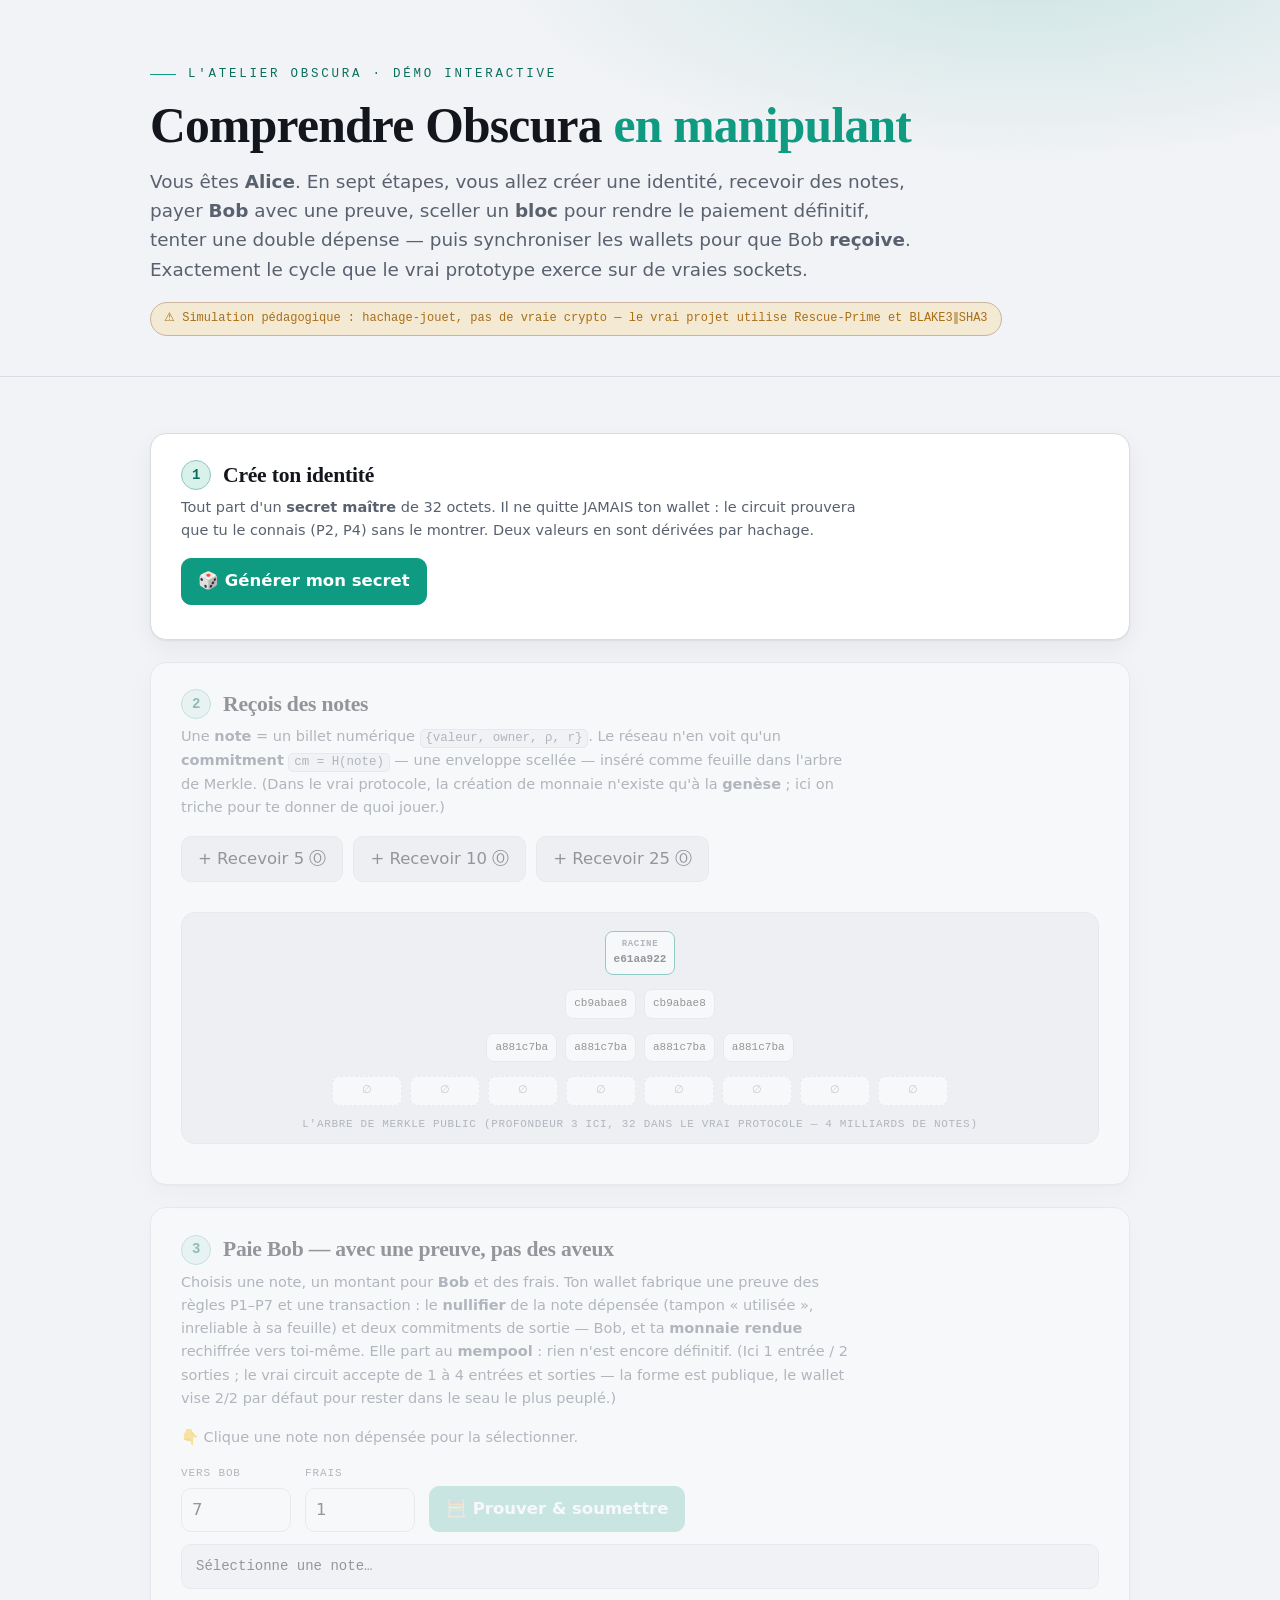
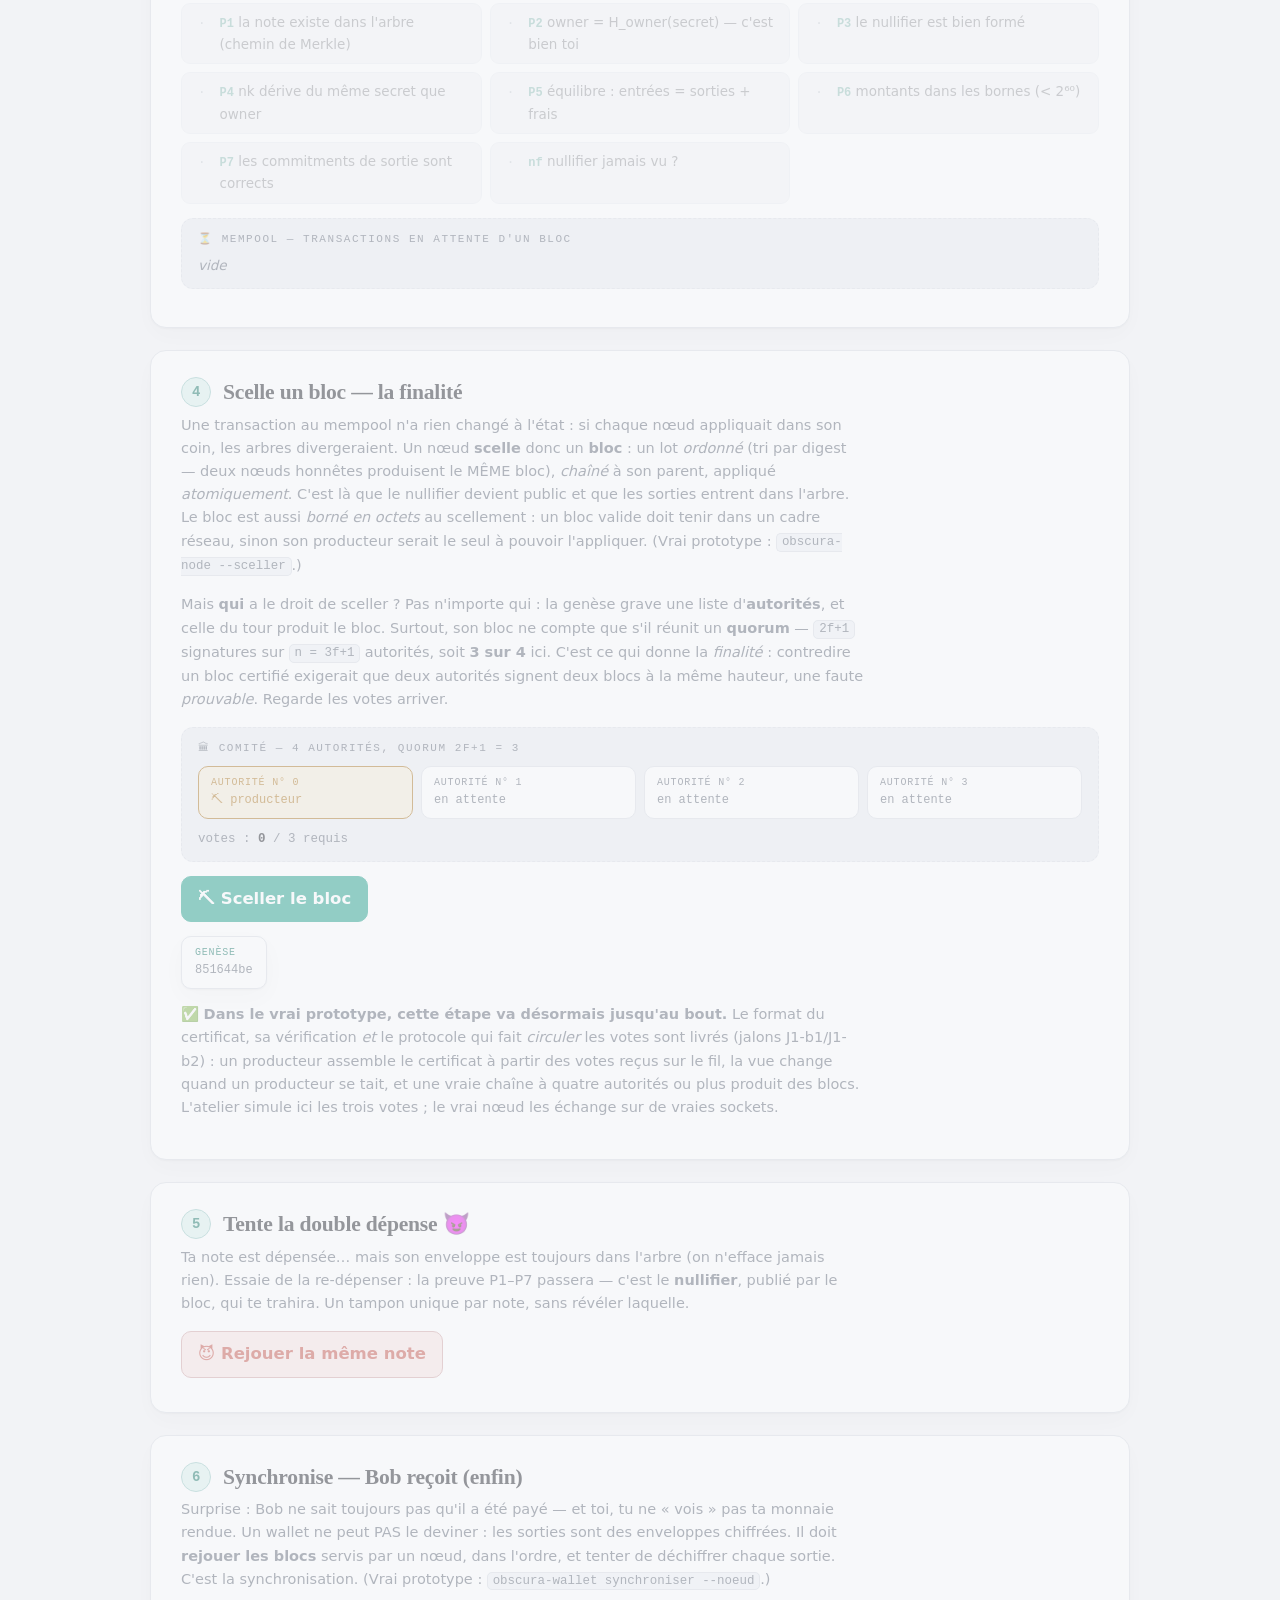
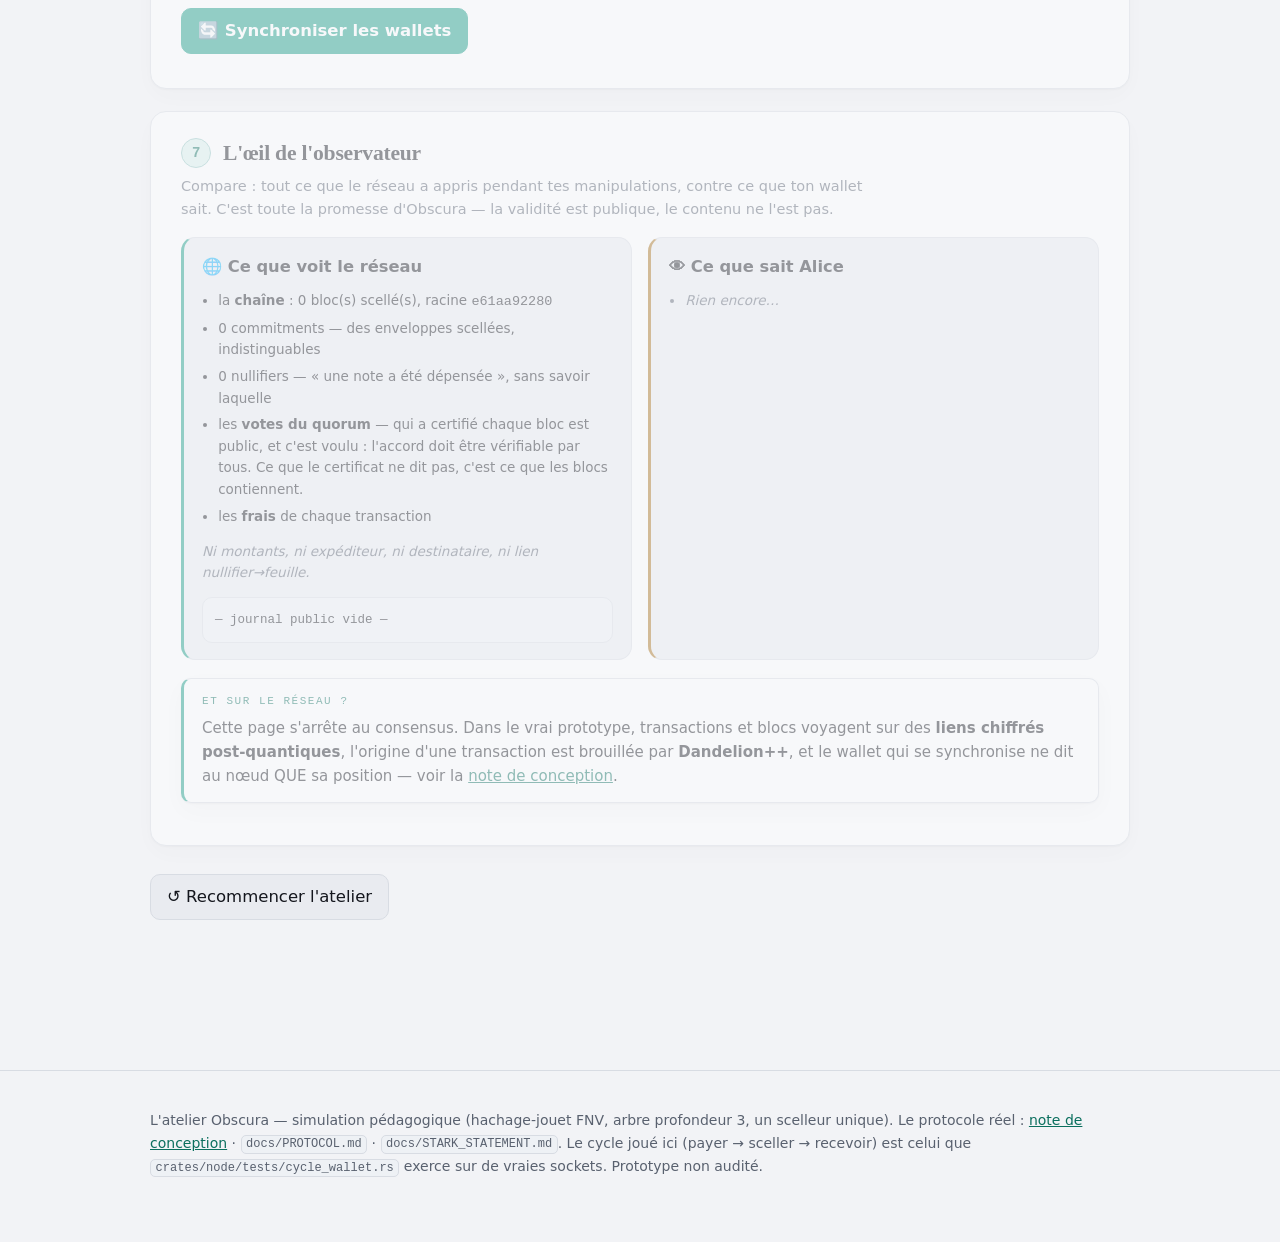
<file: docs/obscura-atelier.html>
<!doctype html>
<html lang="fr">
<head>
<meta charset="utf-8">
<meta name="viewport" content="width=device-width, initial-scale=1">
<meta name="description" content="L'atelier Obscura — une simulation interactive et pédagogique du cycle complet d'une monnaie privée : identité, commitments, arbre de Merkle, preuve P1–P7, mempool, bloc scellé, double dépense et synchronisation du wallet.">
<title>L'atelier Obscura — comprendre en manipulant</title>
<style>
  /* Charte partagée avec obscura-overview.html */
  :root{
    --ink:#14161d; --paper:#f2f3f6; --surface:#ffffff; --surface-2:#e9ebf0;
    --muted:#59616f; --line:#d8dce3; --accent:#0f9a82; --accent-ink:#0b6f5e;
    --accent-soft:#d8f1eb; --secret:#a86f16; --secret-soft:#f4e9d3;
    --done:#0f8f6c; --pending:#8b94a2; --danger:#c2483d; --danger-soft:#f7e2e0;
    --code-bg:#eef1f5;
    --shadow:0 1px 2px rgba(20,22,29,.06),0 8px 24px rgba(20,22,29,.05);
  }
  @media (prefers-color-scheme:dark){
    :root{
      --ink:#e7eaf1; --paper:#0c0e13; --surface:#14171f; --surface-2:#1b1f2a;
      --muted:#98a2b2; --line:#272c38; --accent:#2fd0b0; --accent-ink:#54e0c4;
      --accent-soft:#123029; --secret:#e2ac52; --secret-soft:#2b2415;
      --done:#33c99a; --pending:#69727f; --danger:#e07a70; --danger-soft:#3a1f1c;
      --code-bg:#161a22;
      --shadow:0 1px 2px rgba(0,0,0,.4),0 10px 30px rgba(0,0,0,.35);
    }
  }
  :root[data-theme="light"]{
    --ink:#14161d; --paper:#f2f3f6; --surface:#ffffff; --surface-2:#e9ebf0;
    --muted:#59616f; --line:#d8dce3; --accent:#0f9a82; --accent-ink:#0b6f5e;
    --accent-soft:#d8f1eb; --secret:#a86f16; --secret-soft:#f4e9d3;
    --done:#0f8f6c; --pending:#8b94a2; --danger:#c2483d; --danger-soft:#f7e2e0;
    --code-bg:#eef1f5;
    --shadow:0 1px 2px rgba(20,22,29,.06),0 8px 24px rgba(20,22,29,.05);
  }
  :root[data-theme="dark"]{
    --ink:#e7eaf1; --paper:#0c0e13; --surface:#14171f; --surface-2:#1b1f2a;
    --muted:#98a2b2; --line:#272c38; --accent:#2fd0b0; --accent-ink:#54e0c4;
    --accent-soft:#123029; --secret:#e2ac52; --secret-soft:#2b2415;
    --done:#33c99a; --pending:#69727f; --danger:#e07a70; --danger-soft:#3a1f1c;
    --code-bg:#161a22;
    --shadow:0 1px 2px rgba(0,0,0,.4),0 10px 30px rgba(0,0,0,.35);
  }

  *{box-sizing:border-box}
  html{scroll-behavior:smooth}
  @media (prefers-reduced-motion:reduce){html{scroll-behavior:auto} *{transition:none!important; animation:none!important}}
  body{
    margin:0; background:var(--paper); color:var(--ink); min-height:100vh;
    font-family:-apple-system,system-ui,"Segoe UI",Roboto,sans-serif;
    font-size:16.5px; line-height:1.6; -webkit-font-smoothing:antialiased;
  }
  .mono{font-family:ui-monospace,"SF Mono","Cascadia Code",Menlo,Consolas,monospace}
  .shell{max-width:1060px; margin:0 auto; padding:0 clamp(18px,4vw,40px)}
  a{color:var(--accent-ink)}
  code{font-family:ui-monospace,Menlo,monospace; font-size:.86em; background:var(--code-bg); padding:.1em .38em; border-radius:5px; border:1px solid var(--line)}
  :focus-visible{outline:2px solid var(--accent); outline-offset:2px; border-radius:3px}

  header.hero{border-bottom:1px solid var(--line);
    background:radial-gradient(900px 340px at 80% -10%, color-mix(in srgb,var(--accent) 16%, transparent), transparent 60%), var(--paper)}
  .hero .shell{padding:clamp(36px,7vw,64px) clamp(18px,4vw,40px) clamp(26px,4vw,40px)}
  .eyebrow{font-family:ui-monospace,Menlo,monospace; font-size:12.5px; letter-spacing:.22em; text-transform:uppercase; color:var(--accent-ink); margin:0 0 16px; display:flex; align-items:center; gap:12px}
  .eyebrow::before{content:""; width:26px; height:1px; background:var(--accent)}
  h1{font-family:Georgia,serif; font-weight:700; letter-spacing:-.015em; font-size:clamp(1.9rem,5vw,3.1rem); line-height:1.06; margin:0}
  h1 em{font-style:normal; color:var(--accent)}
  .lede{color:var(--muted); max-width:66ch; margin:14px 0 0; font-size:clamp(1rem,1.9vw,1.15rem)}
  .toy-badge{display:inline-flex; align-items:center; gap:8px; margin-top:18px; font-family:ui-monospace,Menlo,monospace; font-size:12px;
    background:var(--secret-soft); color:var(--secret); border:1px solid color-mix(in srgb,var(--secret) 35%,var(--line)); padding:6px 13px; border-radius:20px}

  main{padding:34px 0 90px}
  .step{background:var(--surface); border:1px solid var(--line); border-radius:16px; padding:24px clamp(18px,3vw,30px); margin:22px 0; box-shadow:var(--shadow); transition:opacity .35s}
  .step.locked{opacity:.42; pointer-events:none; user-select:none}
  .step h2{font-family:Georgia,serif; font-size:1.35rem; margin:0 0 4px; display:flex; align-items:center; gap:12px; letter-spacing:-.01em}
  .step h2 .n{flex:none; width:30px; height:30px; border-radius:50%; background:var(--accent-soft); color:var(--accent-ink); display:inline-flex; align-items:center; justify-content:center; font-family:ui-monospace,Menlo,monospace; font-size:14px; border:1px solid color-mix(in srgb,var(--accent) 35%,var(--line))}
  .step.done h2 .n{background:var(--done); color:#fff; border-color:var(--done)}
  .step .why{color:var(--muted); font-size:14.5px; margin:4px 0 16px; max-width:74ch}

  button{font:inherit; cursor:pointer; border-radius:10px; border:1px solid var(--line); background:var(--surface-2); color:var(--ink); padding:9px 16px; transition:transform .08s, background .15s}
  button:hover{background:color-mix(in srgb,var(--accent) 10%, var(--surface-2))}
  button:active{transform:scale(.97)}
  button.primary{background:var(--accent); border-color:var(--accent); color:#fff; font-weight:600}
  button.primary:hover{background:var(--accent-ink)}
  button.danger{background:var(--danger-soft); border-color:color-mix(in srgb,var(--danger) 40%,var(--line)); color:var(--danger); font-weight:600}
  button:disabled{opacity:.45; cursor:not-allowed; transform:none}
  .btnrow{display:flex; flex-wrap:wrap; gap:10px; margin:10px 0}

  .kv{display:grid; grid-template-columns:auto 1fr; gap:6px 14px; font-size:14.5px; margin:12px 0; align-items:baseline}
  .kv .k{font-family:ui-monospace,Menlo,monospace; font-size:12px; letter-spacing:.06em; text-transform:uppercase; color:var(--muted); white-space:nowrap}
  .hash{font-family:ui-monospace,Menlo,monospace; font-size:13.5px; word-break:break-all}
  .pill{display:inline-block; font-family:ui-monospace,Menlo,monospace; font-size:11px; padding:2px 9px; border-radius:20px; border:1px solid var(--line); background:var(--surface-2); color:var(--muted); letter-spacing:.05em; margin-left:8px; vertical-align:middle}

  .secretbox{border:1px dashed color-mix(in srgb,var(--secret) 55%,var(--line)); background:var(--secret-soft); border-radius:12px; padding:14px 16px; margin:14px 0}
  .secretbox .lab{font-family:ui-monospace,Menlo,monospace; font-size:11px; letter-spacing:.14em; text-transform:uppercase; color:var(--secret); display:block; margin-bottom:6px}

  /* Notes du wallet */
  .notes{display:flex; flex-wrap:wrap; gap:12px; margin:14px 0}
  .note{background:var(--surface-2); border:1px solid var(--line); border-radius:12px; padding:12px 15px; min-width:150px; position:relative; transition:box-shadow .15s, border-color .15s}
  .note b{font-family:Georgia,serif; font-size:1.35rem}
  .note .cm{font-family:ui-monospace,Menlo,monospace; font-size:11px; color:var(--muted); margin-top:4px; word-break:break-all}
  .note.spent{opacity:.5}
  .note.spent::after{content:"dépensée ✓"; position:absolute; top:8px; right:10px; font-family:ui-monospace,Menlo,monospace; font-size:10px; color:var(--danger)}
  .note.pending::after{content:"en attente de bloc ⏳"; position:absolute; top:8px; right:10px; font-family:ui-monospace,Menlo,monospace; font-size:10px; color:var(--secret)}
  .note.selectable{cursor:pointer}
  .note.selectable:hover{border-color:var(--accent)}
  .note.selected{border-color:var(--accent); box-shadow:0 0 0 2px color-mix(in srgb,var(--accent) 45%, transparent)}
  .note .who{font-family:ui-monospace,Menlo,monospace; font-size:10.5px; letter-spacing:.08em; text-transform:uppercase; color:var(--accent-ink)}
  .note.change{border-style:dashed}
  .note.fresh{animation:pop .5s ease}
  @keyframes pop{0%{transform:scale(.85); opacity:0} 100%{transform:scale(1); opacity:1}}

  /* Arbre de Merkle */
  .treewrap{background:var(--surface-2); border:1px solid var(--line); border-radius:14px; padding:18px 14px 10px; margin:16px 0; overflow-x:auto}
  .treewrap .cap{font-family:ui-monospace,Menlo,monospace; font-size:11px; letter-spacing:.06em; text-transform:uppercase; color:var(--muted); text-align:center; margin-top:10px}
  .tree{display:flex; flex-direction:column; gap:14px; min-width:560px}
  .trow{display:flex; justify-content:center; gap:8px}
  .tnode{background:var(--surface); border:1px solid var(--line); border-radius:8px; padding:5px 8px; font-family:ui-monospace,Menlo,monospace; font-size:11px; text-align:center; min-width:70px; transition:background .3s, border-color .3s, box-shadow .3s}
  .tnode.empty{color:var(--pending); border-style:dashed}
  .tnode.root{border-color:var(--accent); font-weight:700}
  .tnode .tl{display:block; font-size:9px; letter-spacing:.08em; text-transform:uppercase; color:var(--muted)}
  .tnode.flash{background:var(--accent-soft); border-color:var(--accent)}
  .tnode.path{background:var(--secret-soft); border-color:var(--secret); box-shadow:0 0 0 2px color-mix(in srgb,var(--secret) 40%, transparent)}

  /* Mempool et chaîne */
  .poolwrap{border:1px dashed var(--line); border-radius:12px; padding:12px 16px; margin:14px 0; background:var(--surface-2)}
  .poolwrap .lab{font-family:ui-monospace,Menlo,monospace; font-size:11px; letter-spacing:.14em; text-transform:uppercase; color:var(--muted); display:block; margin-bottom:6px}
  .pooltx{font-family:ui-monospace,Menlo,monospace; font-size:12.5px; padding:4px 0}
  .pool-empty{color:var(--muted); font-style:italic; font-size:13.5px}
  .chain{display:flex; align-items:center; gap:6px; flex-wrap:wrap; margin:14px 0}
  .bloc{background:var(--surface); border:1px solid var(--accent); border-radius:10px; padding:8px 13px; font-family:ui-monospace,Menlo,monospace; font-size:12px; box-shadow:var(--shadow)}
  .bloc .bh{display:block; font-size:10px; letter-spacing:.08em; text-transform:uppercase; color:var(--accent-ink)}
  .bloc.genese{border-color:var(--line); color:var(--muted)}
  .bloc.fresh{animation:pop .5s ease}
  .chainlink{color:var(--accent); font-weight:700}

  /* Comité d'autorités et certificat de quorum */
  .comite{border:1px dashed var(--line); border-radius:12px; padding:12px 16px; margin:14px 0; background:var(--surface-2)}
  .comite .lab{font-family:ui-monospace,Menlo,monospace; font-size:11px; letter-spacing:.14em; text-transform:uppercase; color:var(--muted); display:block; margin-bottom:8px}
  .autorites{display:flex; gap:8px; flex-wrap:wrap}
  .autorite{flex:1 1 120px; background:var(--surface); border:1px solid var(--line); border-radius:10px; padding:8px 12px; font-family:ui-monospace,Menlo,monospace; font-size:12px; color:var(--muted); transition:background .25s ease,border-color .25s ease,color .25s ease}
  .autorite .an{display:block; font-size:10px; letter-spacing:.08em; text-transform:uppercase}
  .autorite.producteur{border-color:var(--secret); color:var(--secret); background:var(--secret-soft)}
  .autorite.vote{border-color:var(--accent); color:var(--accent-ink); background:var(--accent-soft); animation:pop .4s ease}
  .quorum-jauge{font-family:ui-monospace,Menlo,monospace; font-size:12.5px; margin-top:10px; color:var(--muted)}
  .quorum-jauge b{color:var(--ink)}
  .quorum-jauge.atteint b{color:var(--done)}

  /* Formulaire de dépense */
  .spendform{display:flex; flex-wrap:wrap; gap:14px; align-items:flex-end; margin:12px 0}
  .field label{display:block; font-family:ui-monospace,Menlo,monospace; font-size:11px; letter-spacing:.08em; text-transform:uppercase; color:var(--muted); margin-bottom:5px}
  .field input[type=number]{font:inherit; width:110px; padding:8px 10px; border-radius:10px; border:1px solid var(--line); background:var(--surface); color:var(--ink)}
  .balance{font-family:ui-monospace,Menlo,monospace; font-size:14px; background:var(--code-bg); border:1px solid var(--line); border-radius:10px; padding:10px 14px; margin:10px 0}
  .balance.bad{color:var(--danger); border-color:color-mix(in srgb,var(--danger) 45%,var(--line))}
  .balance.ok{color:var(--accent-ink)}

  /* Checklist de preuve */
  .checklist{list-style:none; margin:14px 0; padding:0; display:grid; grid-template-columns:repeat(auto-fill,minmax(230px,1fr)); gap:8px}
  .checklist li{display:flex; gap:9px; align-items:baseline; font-size:13.5px; background:var(--surface-2); border:1px solid var(--line); border-radius:9px; padding:8px 11px; opacity:.45; transition:opacity .25s, border-color .25s}
  .checklist li .st{font-family:ui-monospace,Menlo,monospace; flex:none; width:1.3em; text-align:center; color:var(--pending)}
  .checklist li.run{opacity:1; border-color:var(--accent)}
  .checklist li.run .st{color:var(--accent-ink)}
  .checklist li.okd{opacity:1}
  .checklist li.okd .st{color:var(--done)}
  .checklist li.ko{opacity:1; border-color:var(--danger); background:var(--danger-soft)}
  .checklist li.ko .st{color:var(--danger)}
  .checklist li b{font-family:ui-monospace,Menlo,monospace; font-size:12px; color:var(--accent-ink)}

  .verdict{font-family:ui-monospace,Menlo,monospace; font-size:14px; border-radius:10px; padding:11px 14px; margin:10px 0; display:none}
  .verdict.show{display:block}
  .verdict.ok{background:var(--accent-soft); color:var(--accent-ink); border:1px solid color-mix(in srgb,var(--accent) 40%,var(--line))}
  .verdict.ko{background:var(--danger-soft); color:var(--danger); border:1px solid color-mix(in srgb,var(--danger) 45%,var(--line))}

  /* Journal de synchronisation */
  .synclog{font-family:ui-monospace,Menlo,monospace; font-size:12.5px; background:var(--code-bg); border:1px solid var(--line); border-radius:10px; padding:10px 12px; margin:10px 0; display:none}
  .synclog.show{display:block}
  .synclog div{padding:2px 0}

  /* Observateur */
  .twocol{display:grid; grid-template-columns:repeat(auto-fit,minmax(280px,1fr)); gap:16px; margin:14px 0}
  .obs{border:1px solid var(--line); border-radius:14px; padding:16px 18px; background:var(--surface-2)}
  .obs h3{margin:0 0 10px; font-size:1.02rem; display:flex; gap:8px; align-items:center}
  .obs ul{margin:0; padding-left:1.2em; font-size:13.5px}
  .obs li{margin:5px 0}
  .obs .none{color:var(--muted); font-style:italic; font-size:13.5px}
  .obs.network{border-left:3px solid var(--accent)}
  .obs.alice{border-left:3px solid var(--secret)}
  .journal{font-family:ui-monospace,Menlo,monospace; font-size:12.5px; max-height:180px; overflow-y:auto; background:var(--code-bg); border:1px solid var(--line); border-radius:10px; padding:10px 12px; margin-top:10px}
  .journal div{padding:2px 0; border-bottom:1px dotted var(--line)}
  .journal div:last-child{border-bottom:none}

  .callout{border:1px solid var(--line); border-left:3px solid var(--accent); background:var(--surface); border-radius:10px; padding:14px 18px; margin:18px 0; box-shadow:var(--shadow); font-size:15px}
  .callout .lab{font-family:ui-monospace,Menlo,monospace; font-size:11px; letter-spacing:.14em; text-transform:uppercase; color:var(--accent-ink); display:block; margin-bottom:5px}

  .footer{border-top:1px solid var(--line); margin-top:50px; padding:24px 0 60px; color:var(--muted); font-size:14px}
</style>
</head>
<body>

<header class="hero">
  <div class="shell">
    <p class="eyebrow">L'atelier Obscura · démo interactive</p>
    <h1>Comprendre Obscura <em>en manipulant</em></h1>
    <p class="lede">Vous êtes <strong>Alice</strong>. En sept étapes, vous allez créer une identité, recevoir des notes, payer <strong>Bob</strong> avec une preuve, sceller un <strong>bloc</strong> pour rendre le paiement définitif, tenter une double dépense — puis synchroniser les wallets pour que Bob <strong>reçoive</strong>. Exactement le cycle que le vrai prototype exerce sur de vraies sockets.</p>
    <span class="toy-badge">⚠ Simulation pédagogique : hachage-jouet, pas de vraie crypto — le vrai projet utilise Rescue-Prime et BLAKE3‖SHA3</span>
  </div>
</header>

<main>
<div class="shell">

  <!-- ÉTAPE 1 -->
  <section class="step" id="s1">
    <h2><span class="n">1</span> Crée ton identité</h2>
    <p class="why">Tout part d'un <strong>secret maître</strong> de 32 octets. Il ne quitte JAMAIS ton wallet : le circuit prouvera que tu le connais (P2, P4) sans le montrer. Deux valeurs en sont dérivées par hachage.</p>
    <div class="btnrow"><button class="primary" id="btn-gen">🎲 Générer mon secret</button></div>
    <div id="identity" hidden>
      <div class="secretbox">
        <span class="lab">🔒 Ne sort jamais du wallet</span>
        <div class="kv">
          <span class="k">shielded_secret</span><span class="hash" id="v-secret"></span>
        </div>
      </div>
      <div class="kv">
        <span class="k">owner</span><span><span class="hash" id="v-owner"></span><span class="pill">= H_owner(secret)</span></span>
        <span class="k">nk</span><span><span class="hash" id="v-nk"></span><span class="pill">= H_nk(secret)</span></span>
      </div>
      <p class="why">👉 <code>owner</code> identifie tes notes, <code>nk</code> servira à fabriquer les nullifiers. Les deux dérivent du même secret — et le circuit le prouvera. (Dans le vrai prototype, ton adresse textuelle <code>obs1…</code> porte <code>owner</code> + ta clé de chiffrement, avec une somme de contrôle — et ton fichier de wallet est chiffré au repos par une phrase de passe, Argon2id + cascade AEAD ; le laisser en clair est un choix explicite, jamais un défaut.)</p>
    </div>
  </section>

  <!-- ÉTAPE 2 -->
  <section class="step locked" id="s2">
    <h2><span class="n">2</span> Reçois des notes</h2>
    <p class="why">Une <strong>note</strong> = un billet numérique <code>{valeur, owner, ρ, r}</code>. Le réseau n'en voit qu'un <strong>commitment</strong> <code>cm = H(note)</code> — une enveloppe scellée — inséré comme feuille dans l'arbre de Merkle. (Dans le vrai protocole, la création de monnaie n'existe qu'à la <strong>genèse</strong> ; ici on triche pour te donner de quoi jouer.)</p>
    <div class="btnrow">
      <button data-mint="5">+ Recevoir 5 Ⓞ</button>
      <button data-mint="10">+ Recevoir 10 Ⓞ</button>
      <button data-mint="25">+ Recevoir 25 Ⓞ</button>
    </div>
    <div class="notes" id="wallet-notes"></div>
    <div class="treewrap" aria-label="Arbre de Merkle des commitments">
      <div class="tree" id="tree"></div>
      <div class="cap">L'arbre de Merkle public (profondeur 3 ici, 32 dans le vrai protocole — 4 milliards de notes)</div>
    </div>
  </section>

  <!-- ÉTAPE 3 -->
  <section class="step locked" id="s3">
    <h2><span class="n">3</span> Paie Bob — avec une preuve, pas des aveux</h2>
    <p class="why">Choisis une note, un montant pour <strong>Bob</strong> et des frais. Ton wallet fabrique une preuve des règles P1–P7 et une transaction : le <strong>nullifier</strong> de la note dépensée (tampon « utilisée », inreliable à sa feuille) et deux commitments de sortie — Bob, et ta <strong>monnaie rendue</strong> rechiffrée vers toi-même. Elle part au <strong>mempool</strong> : rien n'est encore définitif. (Ici 1 entrée / 2 sorties ; le vrai circuit accepte de 1 à 4 entrées et sorties — la forme est publique, le wallet vise 2/2 par défaut pour rester dans le seau le plus peuplé.)</p>
    <p class="why" id="pick-hint">👇 Clique une note non dépensée pour la sélectionner.</p>
    <div class="spendform">
      <div class="field"><label>Vers Bob</label><input type="number" id="in-amount" min="0" value="7"></div>
      <div class="field"><label>Frais</label><input type="number" id="in-fee" min="0" value="1"></div>
      <button class="primary" id="btn-prove" disabled>🧮 Prouver &amp; soumettre</button>
    </div>
    <div class="balance" id="balance">Sélectionne une note…</div>
    <ul class="checklist" id="checklist">
      <li data-p="P1"><span class="st">·</span><span><b>P1</b> la note existe dans l'arbre (chemin de Merkle)</span></li>
      <li data-p="P2"><span class="st">·</span><span><b>P2</b> owner = H_owner(secret) — c'est bien toi</span></li>
      <li data-p="P3"><span class="st">·</span><span><b>P3</b> le nullifier est bien formé</span></li>
      <li data-p="P4"><span class="st">·</span><span><b>P4</b> nk dérive du même secret que owner</span></li>
      <li data-p="P5"><span class="st">·</span><span><b>P5</b> équilibre : entrées = sorties + frais</span></li>
      <li data-p="P6"><span class="st">·</span><span><b>P6</b> montants dans les bornes (&lt; 2⁶⁰)</span></li>
      <li data-p="P7"><span class="st">·</span><span><b>P7</b> les commitments de sortie sont corrects</span></li>
      <li data-p="NF"><span class="st">·</span><span><b>nf</b> nullifier jamais vu ?</span></li>
    </ul>
    <div class="verdict" id="verdict"></div>
    <div class="poolwrap"><span class="lab">⏳ Mempool — transactions en attente d'un bloc</span><div id="mempool"><div class="pool-empty">vide</div></div></div>
  </section>

  <!-- ÉTAPE 4 -->
  <section class="step locked" id="s4">
    <h2><span class="n">4</span> Scelle un bloc — la finalité</h2>
    <p class="why">Une transaction au mempool n'a rien changé à l'état : si chaque nœud appliquait dans son coin, les arbres divergeraient. Un nœud <strong>scelle</strong> donc un <strong>bloc</strong> : un lot <em>ordonné</em> (tri par digest — deux nœuds honnêtes produisent le MÊME bloc), <em>chaîné</em> à son parent, appliqué <em>atomiquement</em>. C'est là que le nullifier devient public et que les sorties entrent dans l'arbre. Le bloc est aussi <em>borné en octets</em> au scellement : un bloc valide doit tenir dans un cadre réseau, sinon son producteur serait le seul à pouvoir l'appliquer. (Vrai prototype : <code>obscura-node --sceller</code>.)</p>
    <p class="why">Mais <strong>qui</strong> a le droit de sceller ? Pas n'importe qui : la genèse grave une liste d'<strong>autorités</strong>, et celle du tour produit le bloc. Surtout, son bloc ne compte que s'il réunit un <strong>quorum</strong> — <code>2f+1</code> signatures sur <code>n = 3f+1</code> autorités, soit <strong>3 sur 4</strong> ici. C'est ce qui donne la <em>finalité</em> : contredire un bloc certifié exigerait que deux autorités signent deux blocs à la même hauteur, une faute <em>prouvable</em>. Regarde les votes arriver.</p>

    <div class="comite">
      <span class="lab">🏛 Comité — 4 autorités, quorum 2f+1 = 3</span>
      <div class="autorites" id="autorites"></div>
      <div class="quorum-jauge" id="quorum-jauge">votes : <b>0</b> / 3 requis</div>
    </div>

    <div class="btnrow"><button class="primary" id="btn-seal">⛏ Sceller le bloc</button></div>
    <div class="chain" id="chain" aria-label="Chaîne de blocs"></div>
    <div class="verdict" id="verdict-seal"></div>
    <p class="why" style="margin-top:14px">✅ <strong>Dans le vrai prototype, cette étape va désormais jusqu'au bout.</strong> Le format du certificat, sa vérification <em>et</em> le protocole qui fait <em>circuler</em> les votes sont livrés (jalons J1-b1/J1-b2) : un producteur assemble le certificat à partir des votes reçus sur le fil, la vue change quand un producteur se tait, et une vraie chaîne à quatre autorités ou plus produit des blocs. L'atelier simule ici les trois votes ; le vrai nœud les échange sur de vraies sockets.</p>
  </section>

  <!-- ÉTAPE 5 -->
  <section class="step locked" id="s5">
    <h2><span class="n">5</span> Tente la double dépense 😈</h2>
    <p class="why">Ta note est dépensée… mais son enveloppe est toujours dans l'arbre (on n'efface jamais rien). Essaie de la re-dépenser : la preuve P1–P7 passera — c'est le <strong>nullifier</strong>, publié par le bloc, qui te trahira. Un tampon unique par note, sans révéler laquelle.</p>
    <div class="btnrow"><button class="danger" id="btn-double">😈 Rejouer la même note</button></div>
    <div class="verdict" id="verdict2"></div>
  </section>

  <!-- ÉTAPE 6 -->
  <section class="step locked" id="s6">
    <h2><span class="n">6</span> Synchronise — Bob reçoit (enfin)</h2>
    <p class="why">Surprise : Bob ne sait toujours pas qu'il a été payé — et toi, tu ne « vois » pas ta monnaie rendue. Un wallet ne peut PAS le deviner : les sorties sont des enveloppes chiffrées. Il doit <strong>rejouer les blocs</strong> servis par un nœud, dans l'ordre, et tenter de déchiffrer chaque sortie. C'est la synchronisation. (Vrai prototype : <code>obscura-wallet synchroniser --noeud</code>.)</p>
    <div class="btnrow"><button class="primary" id="btn-sync">🔄 Synchroniser les wallets</button></div>
    <div class="synclog" id="synclog"></div>
    <div class="verdict" id="verdict-sync"></div>
    <div id="bob-panel" hidden>
      <p class="why" style="margin-top:14px">🎉 <strong>Le wallet de Bob</strong> — il vient de découvrir sa note en rejouant le bloc :</p>
      <div class="notes" id="bob-notes"></div>
    </div>
  </section>

  <!-- ÉTAPE 7 -->
  <section class="step locked" id="s7">
    <h2><span class="n">7</span> L'œil de l'observateur</h2>
    <p class="why">Compare : tout ce que le réseau a appris pendant tes manipulations, contre ce que ton wallet sait. C'est toute la promesse d'Obscura — la validité est publique, le contenu ne l'est pas.</p>
    <div class="twocol">
      <div class="obs network">
        <h3>🌐 Ce que voit le réseau</h3>
        <ul>
          <li>la <strong>chaîne</strong> : <span id="obs-h">0</span> bloc(s) scellé(s), racine <span class="hash" id="obs-root"></span></li>
          <li><span id="obs-cm-count">0</span> commitments — des enveloppes scellées, indistinguables</li>
          <li><span id="obs-nf-count">0</span> nullifiers — « une note a été dépensée », sans savoir laquelle</li>
          <li>les <strong>votes du quorum</strong> — qui a certifié chaque bloc est public, et c'est voulu : l'accord doit être vérifiable par tous. Ce que le certificat ne dit pas, c'est ce que les blocs contiennent.</li>
          <li>les <strong>frais</strong> de chaque transaction</li>
        </ul>
        <p class="none">Ni montants, ni expéditeur, ni destinataire, ni lien nullifier→feuille.</p>
        <div class="journal" id="journal"><div>— journal public vide —</div></div>
      </div>
      <div class="obs alice">
        <h3>👁 Ce que sait Alice</h3>
        <ul id="obs-alice">
          <li class="none">Rien encore…</li>
        </ul>
      </div>
    </div>
    <div class="callout"><span class="lab">Et sur le réseau ?</span>Cette page s'arrête au consensus. Dans le vrai prototype, transactions et blocs voyagent sur des <strong>liens chiffrés post-quantiques</strong>, l'origine d'une transaction est brouillée par <strong>Dandelion++</strong>, et le wallet qui se synchronise ne dit au nœud QUE sa position — voir la <a href="obscura-overview.html">note de conception</a>.</div>
  </section>

  <div class="btnrow" style="margin-top:28px"><button id="btn-reset">↺ Recommencer l'atelier</button></div>

</div>
</main>

<footer class="footer">
  <div class="shell">
    <p>L'atelier Obscura — simulation pédagogique (hachage-jouet FNV, arbre profondeur 3, un scelleur unique). Le protocole réel : <a href="obscura-overview.html">note de conception</a> · <code>docs/PROTOCOL.md</code> · <code>docs/STARK_STATEMENT.md</code>. Le cycle joué ici (payer → sceller → recevoir) est celui que <code>crates/node/tests/cycle_wallet.rs</code> exerce sur de vraies sockets. Prototype non audité.</p>
  </div>
</footer>

<script>
"use strict";
/* ============================================================
   L'atelier Obscura — simulation pédagogique.
   AUCUNE vraie crypto ici : un hachage-jouet (FNV-1a) suffit à
   montrer les CONCEPTS (commitment, arbre, nullifier, équilibre,
   bloc scellé, synchronisation par rejeu).
   ============================================================ */

// --- Hachage-jouet : FNV-1a 32 bits, deux passes salées → 10 hex.
function toyHash(domaine, ...morceaux){
  const s = domaine + " " + morceaux.join(" ");
  let h1 = 0x811c9dc5, h2 = 0x01000193;
  for (let i = 0; i < s.length; i++){
    h1 = Math.imul(h1 ^ s.charCodeAt(i), 0x01000193) >>> 0;
    h2 = Math.imul(h2 ^ (s.charCodeAt(i) + 7), 0x01000193) >>> 0;
  }
  return (h1.toString(16).padStart(8,"0") + h2.toString(16).padStart(8,"0")).slice(0,10);
}
function alea(){ // 8 octets d'aléa hex (jouet)
  let out = "";
  for (let i = 0; i < 4; i++) out += Math.floor(Math.random()*65536).toString(16).padStart(4,"0");
  return out;
}

// --- État de l'atelier.
const FEUILLES = 8; // arbre de profondeur 3
const etat = {
  secret:null, owner:null, nk:null,
  bobOwner:null,
  notes:[],            // {id, valeur, rho, r, cm, feuille, depensee, enAttente, qui, rendue, connue}
  feuilles:Array(FEUILLES).fill(null),
  nullifiers:new Set(),
  mempool:[],          // {digest, note, montant, frais, nf}
  chaine:[],           // {h, id, parent, nbTx}
  derniereDepense:null,
  occupe:false,
};

const $ = id => document.getElementById(id);
const attendre = ms => new Promise(r => setTimeout(r, ms));

// --- Arbre de Merkle jouet.
function merkle(){
  const vide = toyHash("obscura-jouet/feuille-vide");
  let niveau = etat.feuilles.map(cm => cm ?? vide);
  const niveaux = [niveau.slice()];
  while (niveau.length > 1){
    const suivant = [];
    for (let i = 0; i < niveau.length; i += 2)
      suivant.push(toyHash("obscura-jouet/noeud", niveau[i], niveau[i+1]));
    niveaux.unshift(suivant.slice());
    niveau = suivant;
  }
  return niveaux; // [ [racine], [2], [4], [8 feuilles] ]
}
function cheminDe(feuille){ // clés "niveau:index" du chemin feuille→racine (surligné pendant P1)
  const sel = new Set();
  let i = feuille;
  for (let niveau = 3; niveau >= 0; niveau--){ sel.add(niveau + ":" + i); i = Math.floor(i/2); }
  return sel;
}
function dessinerArbre(surligne){
  const niveaux = merkle();
  const cont = $("tree"); cont.innerHTML = "";
  niveaux.forEach((nds, niveau) => {
    const row = document.createElement("div"); row.className = "trow";
    nds.forEach((h, i) => {
      const d = document.createElement("div");
      const feuilleVide = niveau === 3 && etat.feuilles[i] === null;
      d.className = "tnode" + (niveau === 0 ? " root" : "") + (feuilleVide ? " empty" : "");
      if (surligne && surligne.has(niveau + ":" + i)) d.classList.add("path");
      d.innerHTML = (niveau === 0 ? '<span class="tl">racine</span>' : "") + (feuilleVide ? "∅" : h.slice(0,8));
      row.appendChild(d);
    });
    cont.appendChild(row);
  });
  $("obs-root").textContent = niveaux[0][0];
}

// --- Rendu wallets, mempool, chaîne, observateur.
function dessinerNotes(){
  const cont = $("wallet-notes"); cont.innerHTML = "";
  etat.notes.filter(n => n.qui === "alice" && n.connue).forEach(n => {
    const d = document.createElement("div");
    d.className = "note"
      + (n.depensee ? " spent" : n.enAttente ? " pending" : " selectable")
      + (n.rendue ? " change" : "")
      + (n === noteChoisie ? " selected" : "");
    d.innerHTML = '<span class="who">' + (n.rendue ? "monnaie rendue" : "note") + '</span><br><b>' + n.valeur + ' Ⓞ</b><div class="cm">cm ' + n.cm + '</div>';
    if (!n.depensee && !n.enAttente) d.onclick = () => { noteChoisie = (noteChoisie === n ? null : n); dessinerNotes(); majEquilibre(); };
    cont.appendChild(d);
  });
}
function dessinerBob(){
  const cont = $("bob-notes"); cont.innerHTML = "";
  etat.notes.filter(n => n.qui === "bob" && n.connue).forEach(n => {
    const d = document.createElement("div");
    d.className = "note fresh";
    d.innerHTML = '<span class="who">note de Bob</span><br><b>' + n.valeur + ' Ⓞ</b><div class="cm">cm ' + n.cm + '</div>';
    cont.appendChild(d);
  });
}
function dessinerMempool(){
  const cont = $("mempool"); cont.innerHTML = "";
  if (!etat.mempool.length){ cont.innerHTML = '<div class="pool-empty">vide</div>'; return; }
  etat.mempool.forEach(tx => {
    const d = document.createElement("div"); d.className = "pooltx";
    d.textContent = "tx " + tx.digest + " — 1 nullifier, 2 commitments, frais " + tx.frais;
    cont.appendChild(d);
  });
}
function dessinerChaine(neuf){
  const cont = $("chain"); cont.innerHTML = "";
  const g = document.createElement("div"); g.className = "bloc genese";
  g.innerHTML = '<span class="bh">genèse</span>' + toyHash("obscura-jouet/genese").slice(0,8);
  cont.appendChild(g);
  etat.chaine.forEach((b, i) => {
    const fl = document.createElement("span"); fl.className = "chainlink"; fl.textContent = "←"; cont.appendChild(fl);
    const d = document.createElement("div");
    d.className = "bloc" + (neuf && i === etat.chaine.length - 1 ? " fresh" : "");
    d.innerHTML = '<span class="bh">bloc #' + b.h + ' · ' + b.nbTx + ' tx</span>' + b.id.slice(0,8);
    cont.appendChild(d);
  });
  $("obs-h").textContent = etat.chaine.length;
}

/* --- Comité d'autorités et certificat de quorum.
   n = 4 ⇒ f = 1 ⇒ quorum 2f+1 = 3. Le producteur de la hauteur h est
   l'autorité (h−1) mod n : c'est un TOUR DE RÔLE, pas une course. */
const N_AUTORITES = 4;
const QUORUM = 2 * Math.floor((N_AUTORITES - 1) / 3) + 1;
function producteurDe(h){ return (h - 1) % N_AUTORITES; }
function dessinerComite(h, votes){
  const cont = $("autorites"); cont.innerHTML = "";
  const prod = producteurDe(h);
  for (let i = 0; i < N_AUTORITES; i++){
    const d = document.createElement("div");
    let cls = "autorite";
    if (votes && votes.includes(i)) cls += " vote";
    else if (i === prod) cls += " producteur";
    d.className = cls;
    const role = votes && votes.includes(i) ? "✓ a voté"
               : i === prod ? "⛏ producteur" : "en attente";
    d.innerHTML = '<span class="an">autorité n° ' + i + '</span>' + role;
    cont.appendChild(d);
  }
  const n = votes ? votes.length : 0;
  const j = $("quorum-jauge");
  j.className = "quorum-jauge" + (n >= QUORUM ? " atteint" : "");
  j.innerHTML = "votes : <b>" + n + "</b> / " + QUORUM + " requis"
    + (n >= QUORUM ? " — <b>quorum atteint, le bloc est FINAL</b>" : "");
}

function journal(msg){
  const j = $("journal");
  if (j.firstChild && j.firstChild.textContent.startsWith("—")) j.innerHTML = "";
  const d = document.createElement("div"); d.textContent = msg; j.appendChild(d);
  j.scrollTop = j.scrollHeight;
}
function dessinerAlice(){
  const ul = $("obs-alice"); ul.innerHTML = "";
  const mien = etat.notes.filter(n => n.qui === "alice" && n.connue);
  if (!mien.length){ ul.innerHTML = '<li class="none">Rien encore…</li>'; return; }
  const solde = mien.filter(n => !n.depensee && !n.enAttente).reduce((s,n) => s + n.valeur, 0);
  const li = t => { const e = document.createElement("li"); e.innerHTML = t; ul.appendChild(e); };
  li("solde dépensable : <strong>" + solde + " Ⓞ</strong>");
  mien.forEach(n => li((n.rendue ? "monnaie rendue " : "note ") + n.valeur + " Ⓞ — feuille #" + n.feuille + (n.depensee ? " (dépensée)" : n.enAttente ? " (en attente)" : "")));
  if (etat.derniereDepense) li("→ payé <strong>" + etat.derniereDepense.montant + " Ⓞ</strong> à Bob (+" + etat.derniereDepense.frais + " de frais)");
}
function majCompteurs(){
  $("obs-cm-count").textContent = etat.feuilles.filter(Boolean).length;
  $("obs-nf-count").textContent = etat.nullifiers.size;
}
function deverrouiller(id){ $(id).classList.remove("locked"); }
function marquerFait(id){ $(id).classList.add("done"); }

// --- Étape 1 : identité.
$("btn-gen").onclick = () => {
  etat.secret = alea() + alea();
  etat.owner  = toyHash("obscura-jouet/owner", etat.secret);
  etat.nk     = toyHash("obscura-jouet/nk", etat.secret);
  etat.bobOwner = toyHash("obscura-jouet/owner", alea() + alea());
  $("v-secret").textContent = etat.secret;
  $("v-owner").textContent = etat.owner;
  $("v-nk").textContent = etat.nk;
  $("identity").hidden = false;
  $("btn-gen").textContent = "🎲 Régénérer (nouveau wallet)";
  marquerFait("s1"); deverrouiller("s2"); deverrouiller("s7");
  dessinerArbre(); dessinerAlice();
};

// --- Étape 2 : frapper des notes.
let idNote = 0;
// `connue` : un wallet ne « voit » une sortie qu'après l'avoir déchiffrée
// (à la synchronisation) — sauf les notes de départ, données pour jouer.
function frapper(valeur, qui, opts){
  const { rendue = false, connue = true } = opts || {};
  const libre = etat.feuilles.findIndex(f => f === null);
  if (libre < 0){ alert("Arbre-jouet plein (8 feuilles) — recommence l'atelier !"); return null; }
  const rho = alea(), r = alea();
  const owner = qui === "alice" ? etat.owner : etat.bobOwner;
  const cm = toyHash("obscura-jouet/note", String(valeur), owner, rho, r);
  const n = { id:++idNote, valeur, rho, r, cm, feuille:libre, depensee:false, enAttente:false, qui, rendue, connue };
  etat.feuilles[libre] = cm;
  etat.notes.push(n);
  journal("+ cm " + cm + "  (feuille #" + libre + ")");
  return n;
}
document.querySelectorAll("[data-mint]").forEach(b => b.onclick = async () => {
  const n = frapper(parseInt(b.dataset.mint, 10), "alice");
  if (!n) return;
  dessinerNotes(); dessinerArbre(); dessinerAlice(); majCompteurs();
  const cel = $("tree").children[3].children[n.feuille];
  cel.classList.add("flash"); await attendre(700); cel.classList.remove("flash");
  marquerFait("s2"); deverrouiller("s3");
});

// --- Étape 3 : payer (preuve → mempool).
let noteChoisie = null;
function majEquilibre(){
  const bal = $("balance");
  const montant = parseInt($("in-amount").value || "0", 10);
  const frais = parseInt($("in-fee").value || "0", 10);
  if (!noteChoisie){ bal.className = "balance"; bal.textContent = "Sélectionne une note…"; $("btn-prove").disabled = true; return; }
  const rendu = noteChoisie.valeur - montant - frais;
  const eq = noteChoisie.valeur + " = " + montant + " (Bob) + " + frais + " (frais) + " + rendu + " (monnaie rendue)";
  if (rendu < 0 || montant < 0 || frais < 0){
    bal.className = "balance bad"; bal.textContent = "✗ " + eq + " — déséquilibré, P5 refuserait";
    $("btn-prove").disabled = true;
  } else {
    bal.className = "balance ok"; bal.textContent = "✓ " + eq;
    $("btn-prove").disabled = etat.occupe;
  }
}
$("in-amount").oninput = majEquilibre; $("in-fee").oninput = majEquilibre;

function razChecklist(){
  document.querySelectorAll("#checklist li").forEach(li => { li.className = ""; li.querySelector(".st").textContent = "·"; });
  $("verdict").className = "verdict"; $("verdict2").className = "verdict";
}
async function passe(p, ok){
  const li = document.querySelector('#checklist li[data-p="' + p + '"]');
  li.classList.add("run"); li.querySelector(".st").textContent = "…";
  await attendre(p === "P1" ? 900 : 420);
  li.classList.remove("run");
  li.classList.add(ok ? "okd" : "ko");
  li.querySelector(".st").textContent = ok ? "✓" : "✗";
  return ok;
}

// Vérifie P1–P7 en animation, puis le nullifier. En cas de succès la tx
// va au MEMPOOL — l'état public ne change qu'au scellement (étape 4).
async function prouverEtSoumettre(note, montant, frais, rejouer){
  etat.occupe = true; $("btn-prove").disabled = true; $("btn-double").disabled = true;
  razChecklist();
  dessinerArbre(cheminDe(note.feuille));   // P1 : le chemin s'illumine
  await passe("P1", true);
  dessinerArbre();
  await passe("P2", true);
  const nf = toyHash("obscura-jouet/nullifier", etat.nk, note.rho, note.cm);
  await passe("P3", true);
  await passe("P4", true);
  await passe("P5", true);
  await passe("P6", true);
  await passe("P7", true);
  const dejaVu = etat.nullifiers.has(nf) || etat.mempool.some(t => t.nf === nf);
  await passe("NF", !dejaVu);
  const verdict = rejouer ? $("verdict2") : $("verdict");
  if (dejaVu){
    verdict.className = "verdict ko show";
    verdict.textContent = "✗ REJET — nullifier " + nf + " déjà vu. La preuve était pourtant valide : c'est le tampon anti-double-dépense qui protège le réseau.";
    journal("✗ tx refusée : nf " + nf + " déjà vu");
  } else {
    const digest = toyHash("obscura-jouet/tx", nf, String(montant), String(frais), alea());
    etat.mempool.push({ digest, note, montant, frais, nf });
    note.enAttente = true;
    etat.derniereDepense = { note, montant, frais };
    journal("+ tx " + digest + " admise au mempool (rien d'appliqué)");
    verdict.className = "verdict ok show";
    verdict.textContent = "✓ Preuve vérifiée (~4 ms pour ~96 Kio dans le vrai prototype) — transaction admise au MEMPOOL. L'arbre n'a pas bougé : il faut un bloc pour rendre cela définitif.";
    noteChoisie = null;
    marquerFait("s3"); deverrouiller("s4");
  }
  dessinerNotes(); dessinerMempool(); dessinerAlice(); majCompteurs();
  etat.occupe = false; $("btn-double").disabled = false; majEquilibre();
}

$("btn-prove").onclick = () => {
  if (!noteChoisie) return;
  const montant = parseInt($("in-amount").value || "0", 10);
  const frais = parseInt($("in-fee").value || "0", 10);
  prouverEtSoumettre(noteChoisie, montant, frais, false);
};

// --- Étape 4 : sceller un bloc.
$("btn-seal").onclick = async () => {
  if (!etat.mempool.length || etat.occupe) return;
  etat.occupe = true; $("btn-seal").disabled = true;
  const v = $("verdict-seal");
  v.className = "verdict ok show";
  const hauteur = etat.chaine.length + 1;
  const prod = producteurDe(hauteur);

  // ÉLECTION puis QUORUM, avant toute application. L'ordre compte : un bloc
  // sans quorum n'est pas un bloc « en attente », c'est un bloc REFUSÉ.
  v.textContent = "⛏ hauteur " + hauteur + " — c'est le tour de l'autorité n° " + prod
    + ". Elle trie par digest, chaîne au parent, et signe son scellement…";
  const votes = [];
  dessinerComite(hauteur, votes);
  await attendre(900);

  // Le producteur vote pour son propre bloc — sans cela, il produirait un bloc
  // que lui-même refuserait. Puis les autres se rangent, un par un.
  const ordreDesVotes = [prod];
  for (let i = 0; i < N_AUTORITES; i++) if (i !== prod) ordreDesVotes.push(i);
  for (const a of ordreDesVotes){
    if (votes.length >= QUORUM) break;
    votes.push(a);
    dessinerComite(hauteur, votes);
    journal("🗳 vote de l'autorité n° " + a + " sur le bloc #" + hauteur);
    v.textContent = votes.length < QUORUM
      ? "🗳 " + votes.length + " vote(s) sur " + QUORUM + " — le bloc n'est pas encore applicable."
      : "✓ quorum " + QUORUM + "/" + N_AUTORITES + " atteint — application atomique…";
    await attendre(700);
  }
  await attendre(400);

  const txs = etat.mempool.splice(0).sort((a,b) => a.digest < b.digest ? -1 : 1);
  const nouvellesFeuilles = [];
  txs.forEach(tx => {
    etat.nullifiers.add(tx.nf);
    tx.note.depensee = true; tx.note.enAttente = false;
    journal("+ nf " + tx.nf + "  (quelle feuille ? mystère)");
    const nb = frapper(tx.montant, "bob", { connue:false });
    if (nb) nouvellesFeuilles.push(nb.feuille);
    const rendu = tx.note.valeur - tx.montant - tx.frais;
    if (rendu > 0){
      const nr = frapper(rendu, "alice", { rendue:true, connue:false });
      if (nr) nouvellesFeuilles.push(nr.feuille);
    }
  });
  const parent = etat.chaine.length ? etat.chaine[etat.chaine.length-1].id : toyHash("obscura-jouet/genese");
  const h = etat.chaine.length + 1;
  const id = toyHash("obscura-jouet/bloc", String(h), parent, ...txs.map(t => t.digest));
  etat.chaine.push({ h, id, parent, nbTx: txs.length });
  journal("⛏ bloc #" + h + " scellé : " + id + " (parent " + parent.slice(0,8) + "…)");
  dessinerNotes(); dessinerMempool(); dessinerArbre(); dessinerChaine(true); dessinerAlice(); majCompteurs();
  for (const f of nouvellesFeuilles){
    const cel = $("tree").children[3].children[f];
    cel.classList.add("flash");
  }
  await attendre(900);
  dessinerArbre();
  v.textContent = "✓ Bloc #" + h + " scellé par l'autorité n° " + prod + ", certifié par "
    + QUORUM + " votes sur " + N_AUTORITES + ", et appliqué ATOMIQUEMENT : nullifier publié, "
    + "sorties insérées, nouvelle racine. Il est FINAL — le contredire exigerait que deux "
    + "autorités signent deux blocs à cette hauteur, ce qui est une faute prouvable.";
  marquerFait("s4"); deverrouiller("s5"); deverrouiller("s6");
  etat.occupe = false; $("btn-seal").disabled = false;
};

// --- Étape 5 : double dépense.
$("btn-double").onclick = () => {
  if (!etat.derniereDepense || etat.occupe) return;
  const { note, montant, frais } = etat.derniereDepense;
  $("s3").scrollIntoView({ behavior:"smooth", block:"center" });
  prouverEtSoumettre(note, montant, frais, true).then(() => marquerFait("s5"));
};

// --- Étape 6 : synchronisation (Bob reçoit, Alice retrouve sa monnaie).
$("btn-sync").onclick = async () => {
  if (etat.occupe) return;
  etat.occupe = true; $("btn-sync").disabled = true;
  const log = $("synclog"); log.className = "synclog show"; log.innerHTML = "";
  const ligne = async (t, ms) => { const d = document.createElement("div"); d.textContent = t; log.appendChild(d); await attendre(ms ?? 550); };
  const h = etat.chaine.length;
  await ligne("→ demande : « je suis à la hauteur 0, donnez-moi le bloc suivant » (et RIEN d'autre)");
  for (let b = 1; b <= h; b++){
    await ligne("← bloc #" + b + " : sorties dans l'ordre + racine de fin de bloc");
    await ligne("  racine vérifiée contre l'arbre rejoué ✓ (sinon : tout est annulé, rien d'à moitié appliqué)");
  }
  const aScanner = etat.notes.filter(n => !n.connue);
  await ligne("  scan : une tentative de déchiffrement par sortie…", 700);
  let bobRecu = 0, aliceRecu = 0;
  aScanner.forEach(n => {
    n.connue = true;
    if (n.qui === "bob") bobRecu += n.valeur; else aliceRecu += n.valeur;
  });
  await ligne("  ✓ Bob déchiffre 1 sortie : " + bobRecu + " Ⓞ — les autres enveloppes restent muettes pour lui");
  if (aliceRecu > 0) await ligne("  ✓ Alice déchiffre 1 sortie : sa monnaie rendue de " + aliceRecu + " Ⓞ");
  $("bob-panel").hidden = false;
  dessinerBob(); dessinerNotes(); dessinerAlice();
  const v = $("verdict-sync");
  v.className = "verdict ok show";
  v.textContent = "✓ Le cycle est fermé : payer → sceller → RECEVOIR. La monnaie rendue est de nouveau dépensable — retourne à l'étape 3 pour la faire circuler !";
  marquerFait("s6"); marquerFait("s7");
  etat.occupe = false; $("btn-sync").disabled = false;
};

// --- Reset.
$("btn-reset").onclick = () => location.reload();

// Premier rendu (arbre vide, avant même l'étape 1 — donne envie).
dessinerArbre(); dessinerChaine(false); dessinerComite(1, []);
</script>

</body>
</html>
</file>
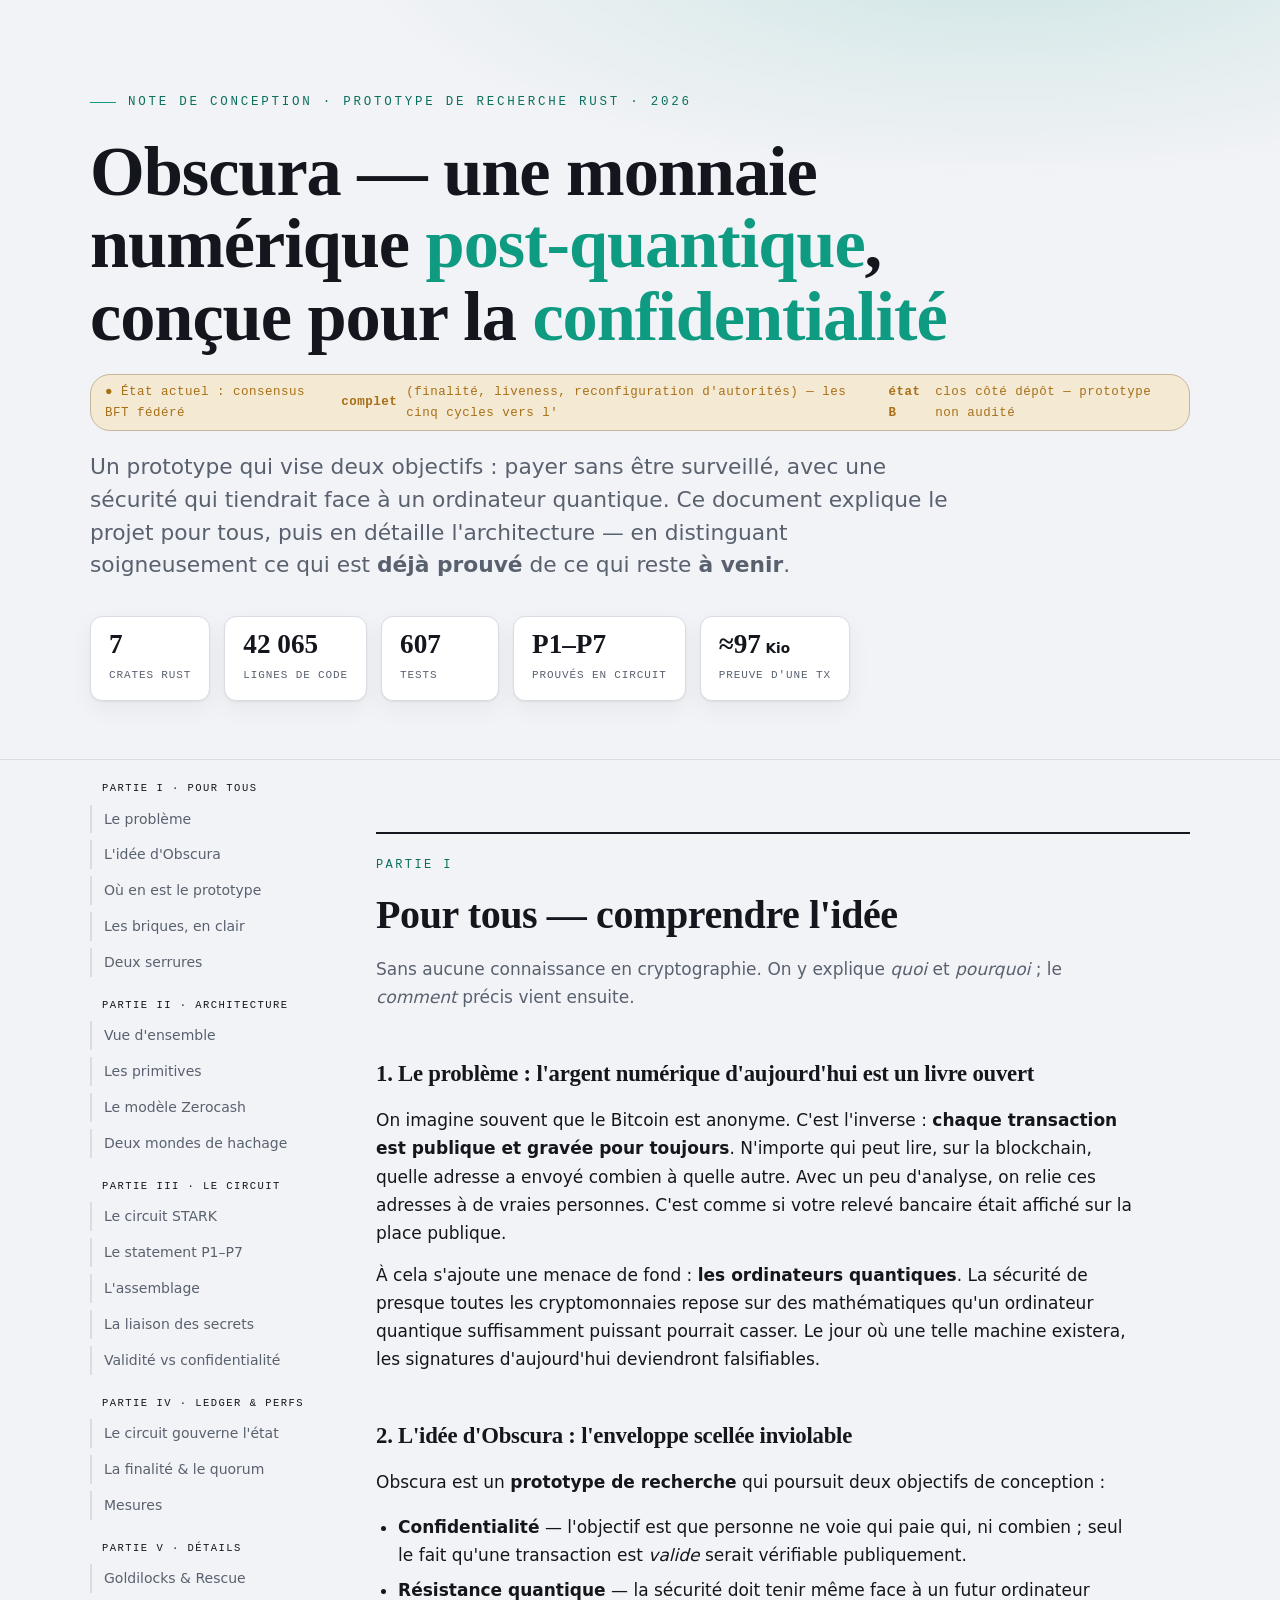
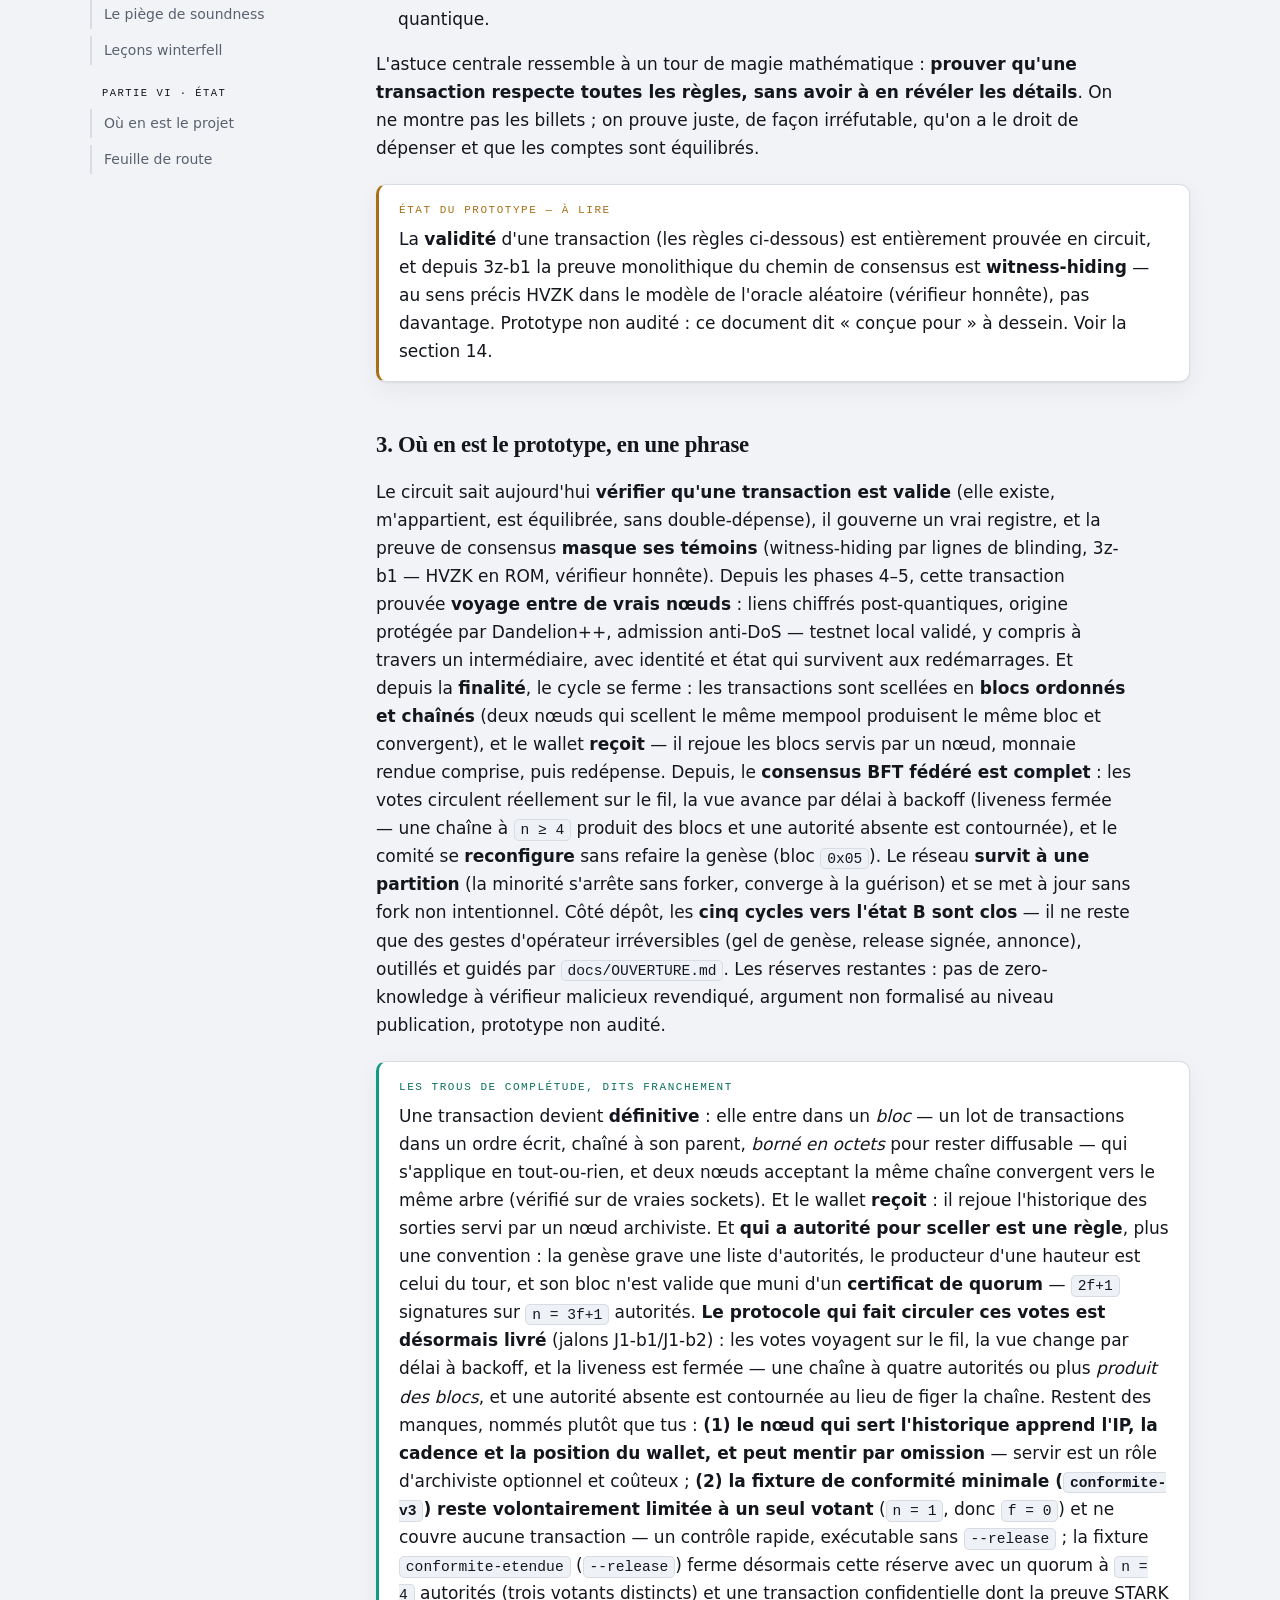
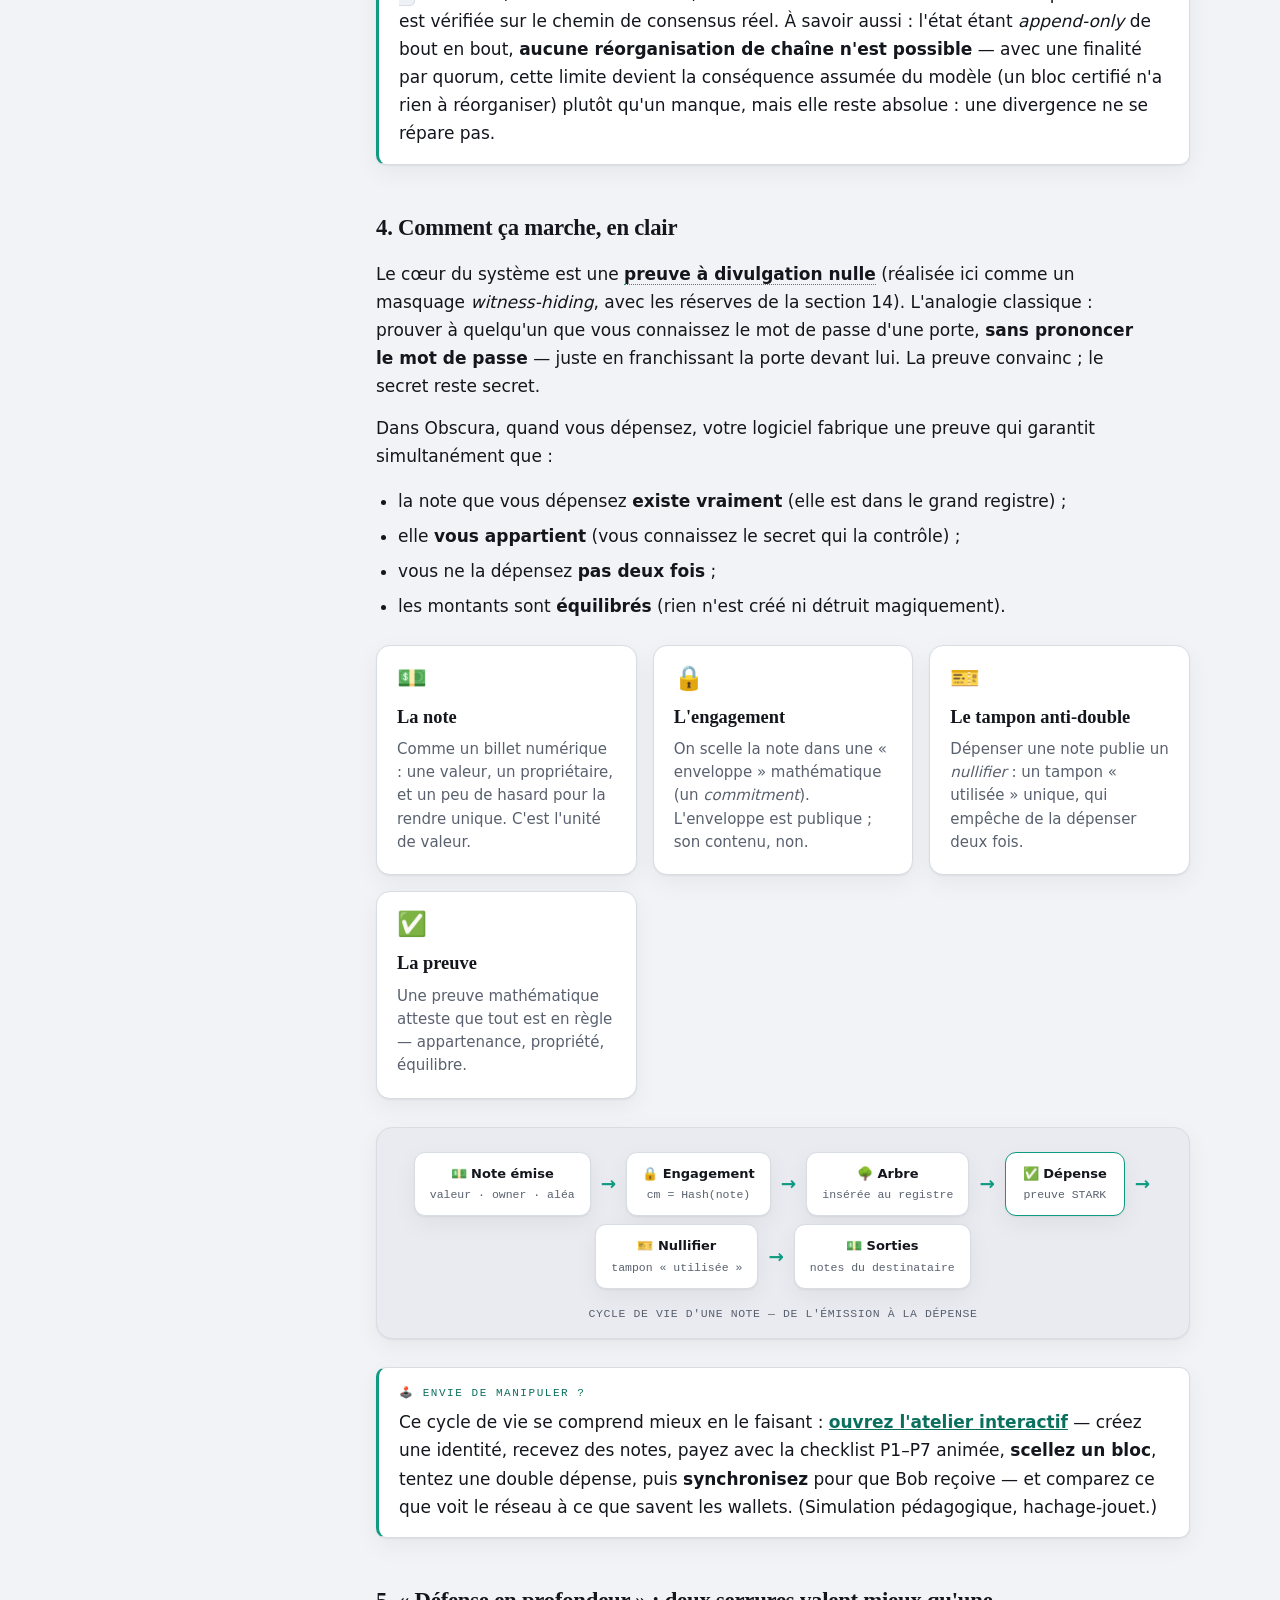
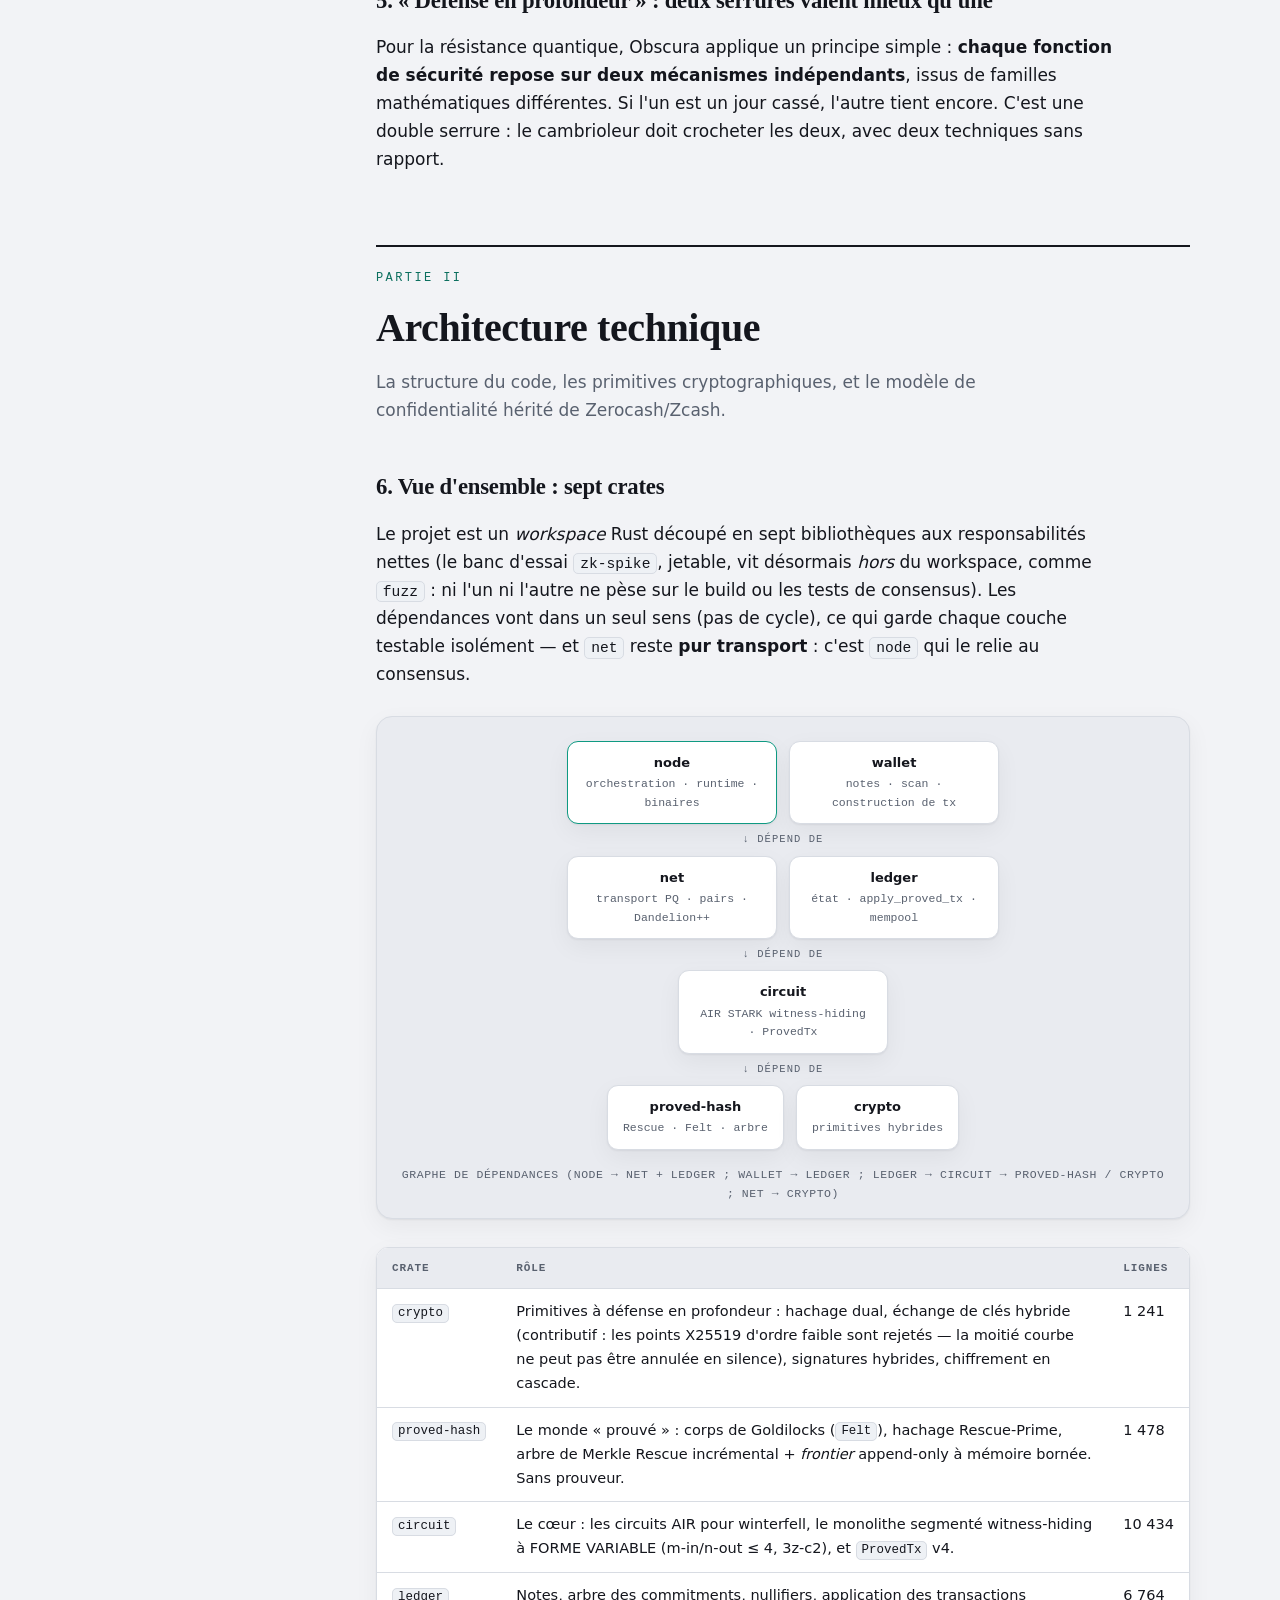
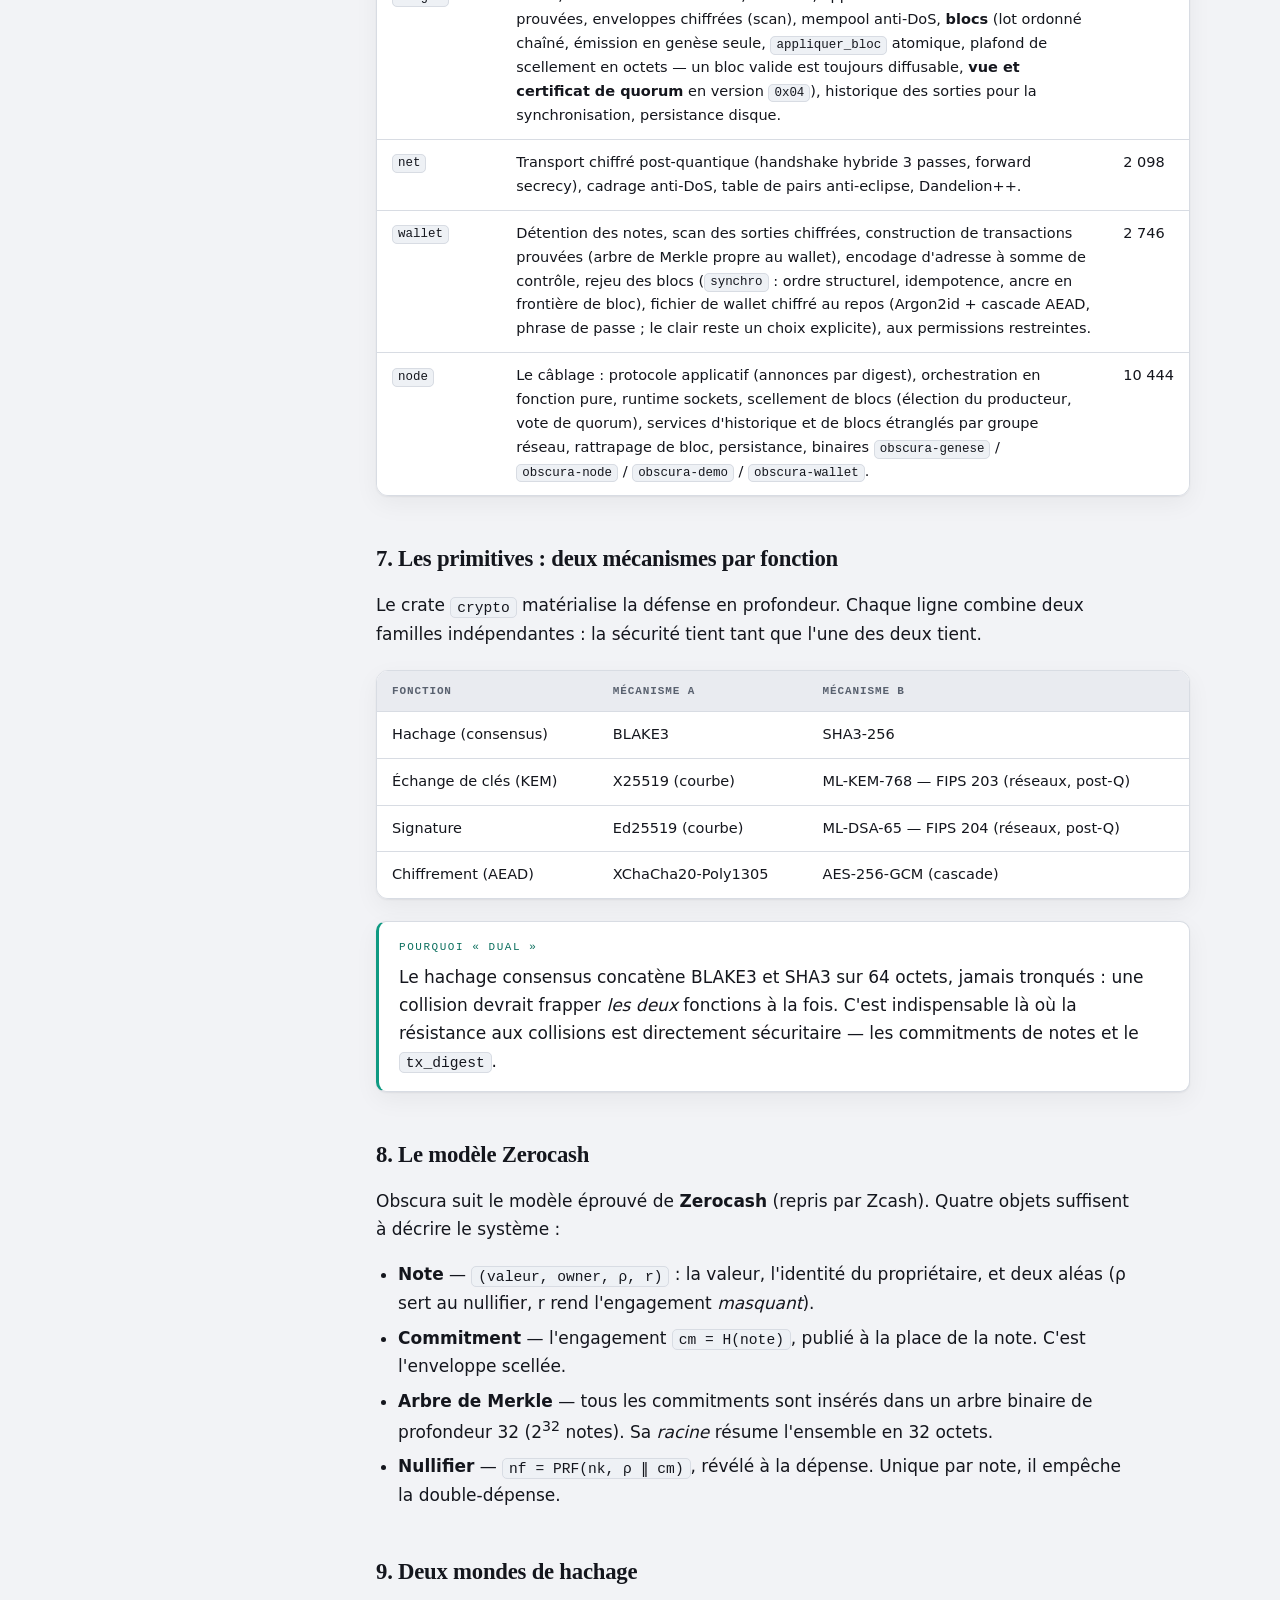
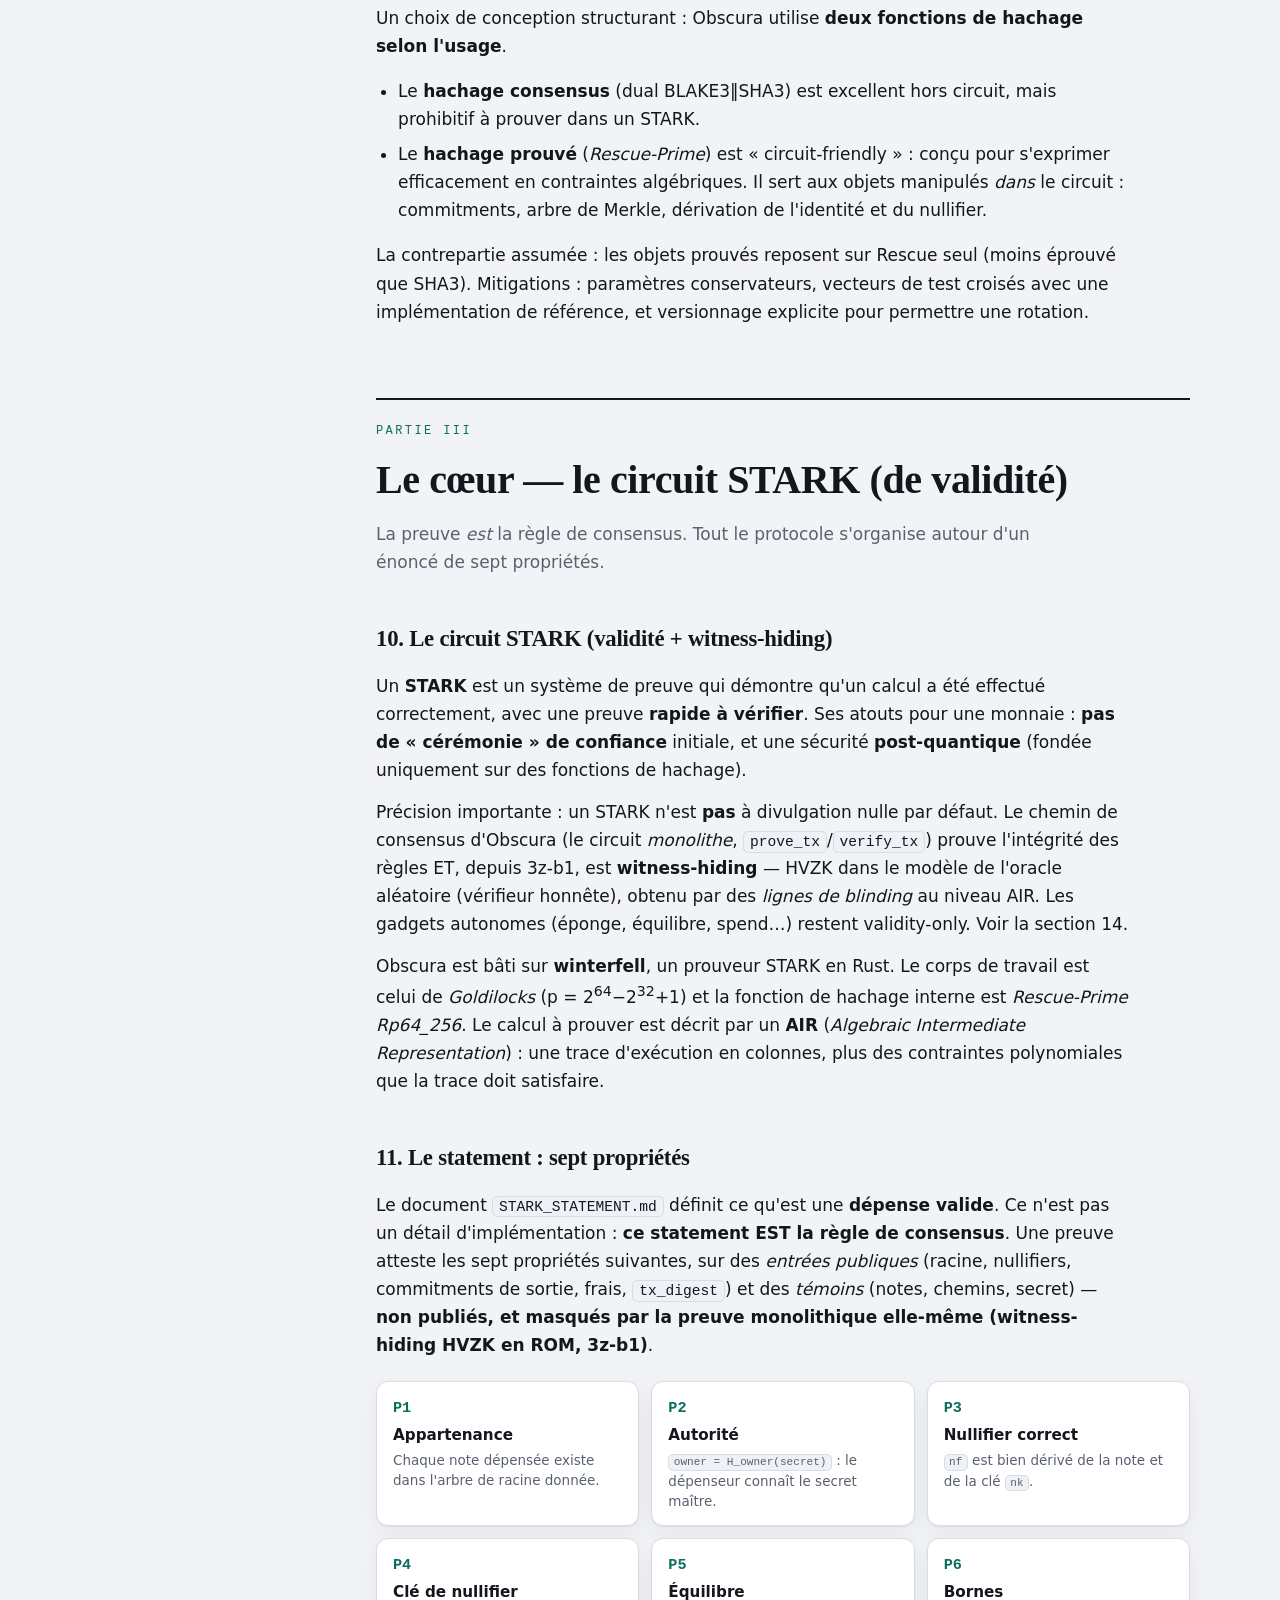
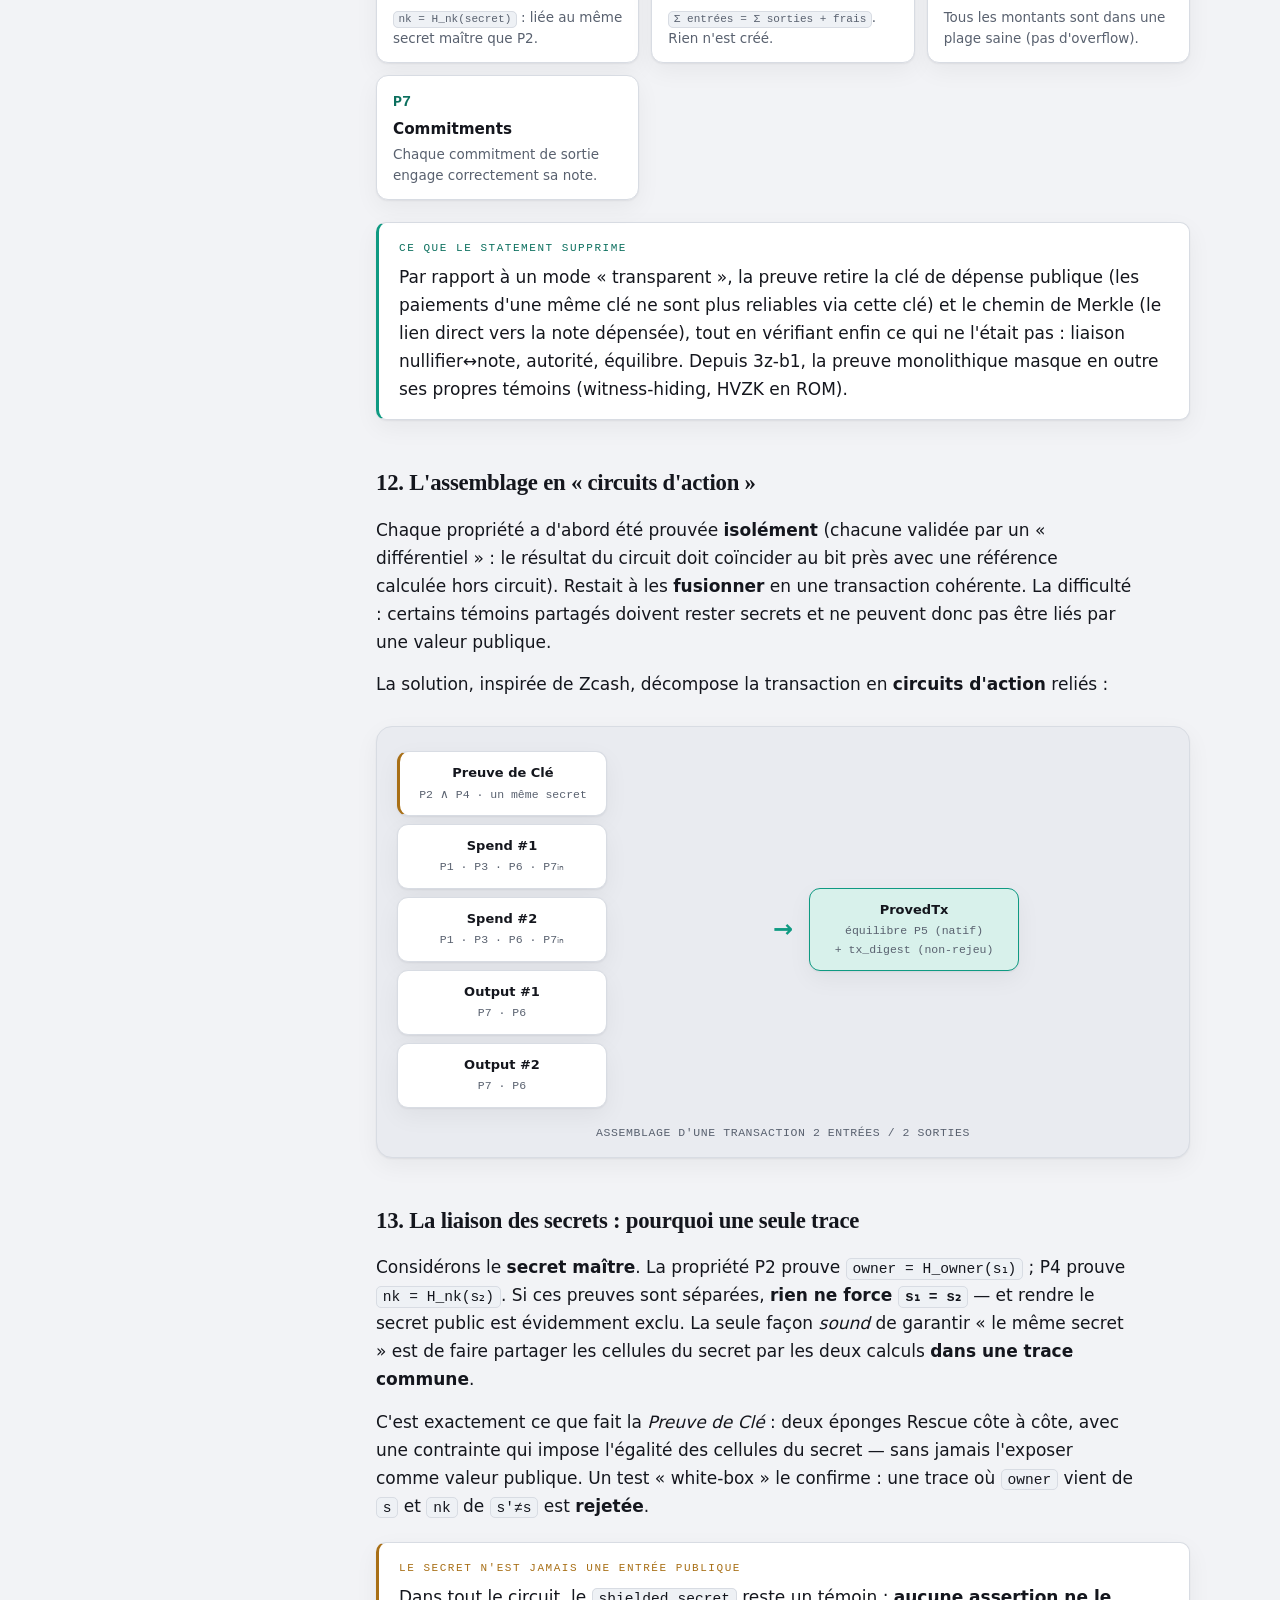
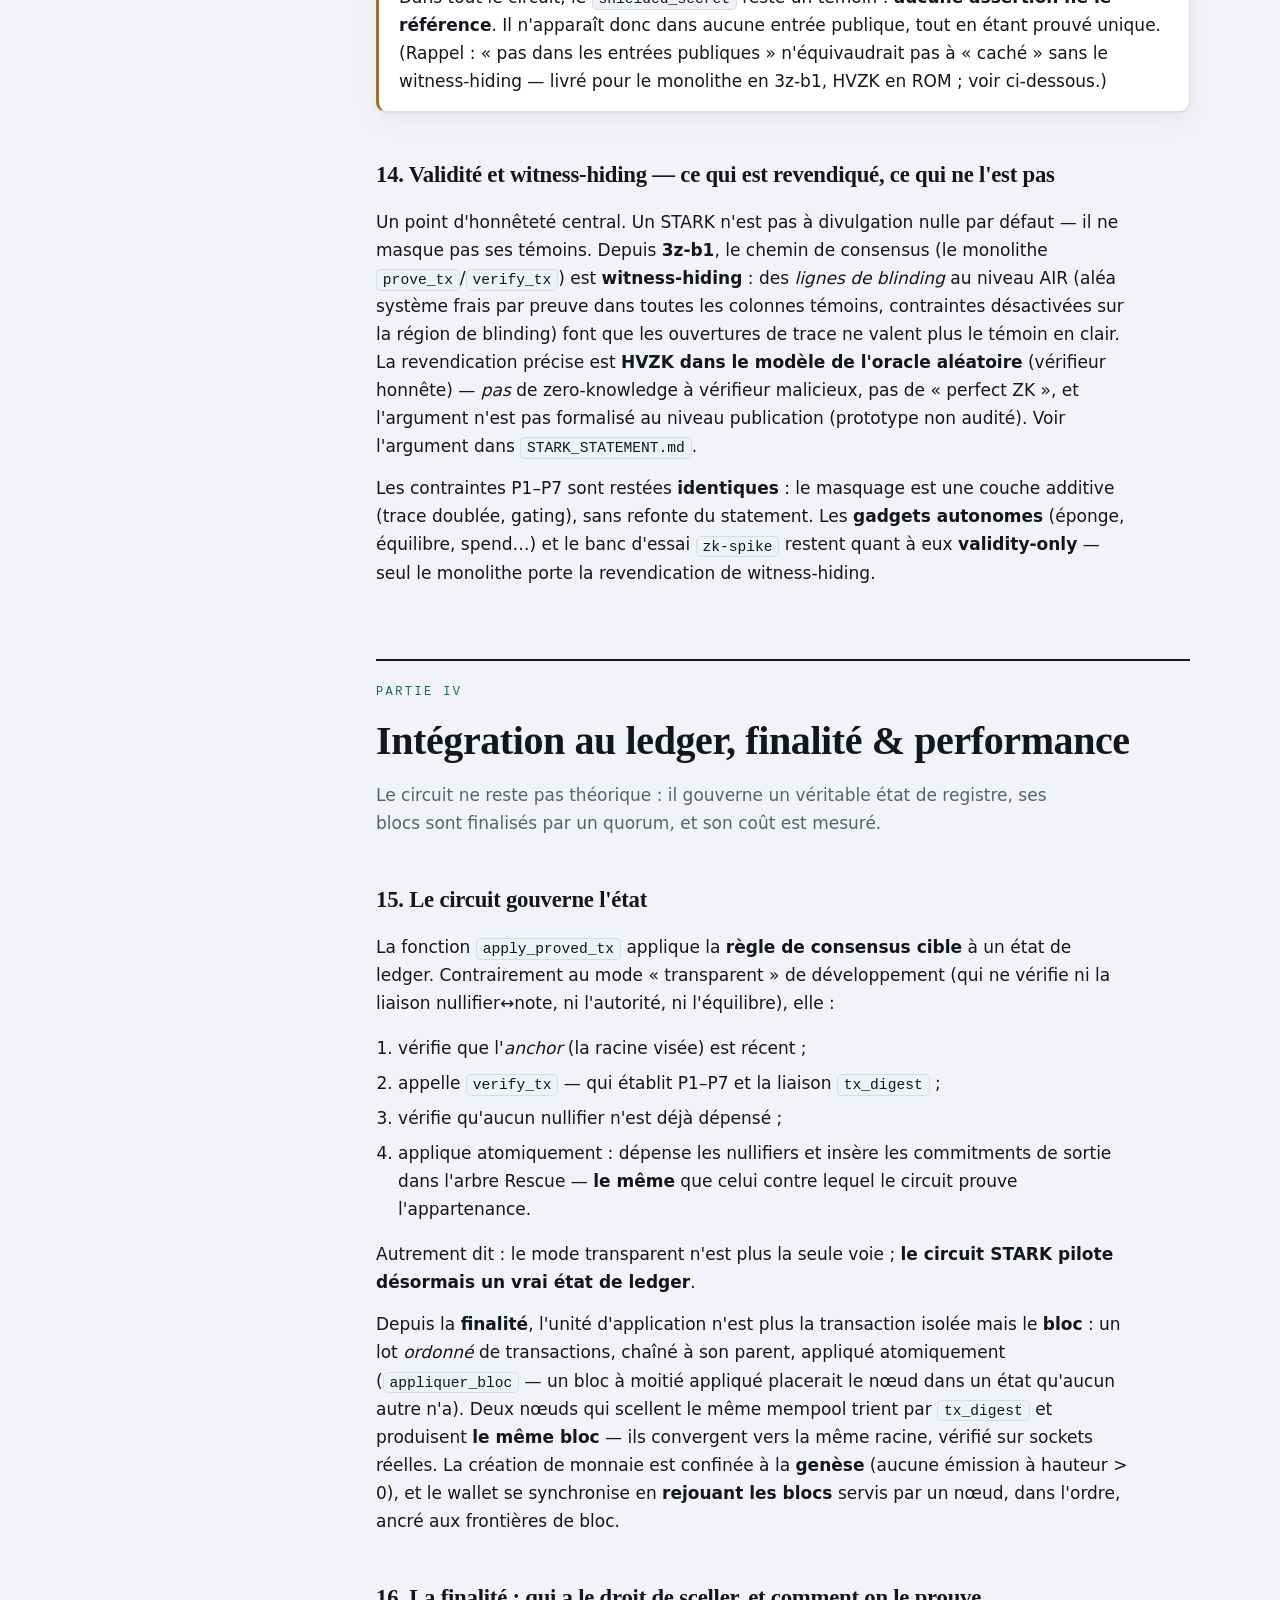
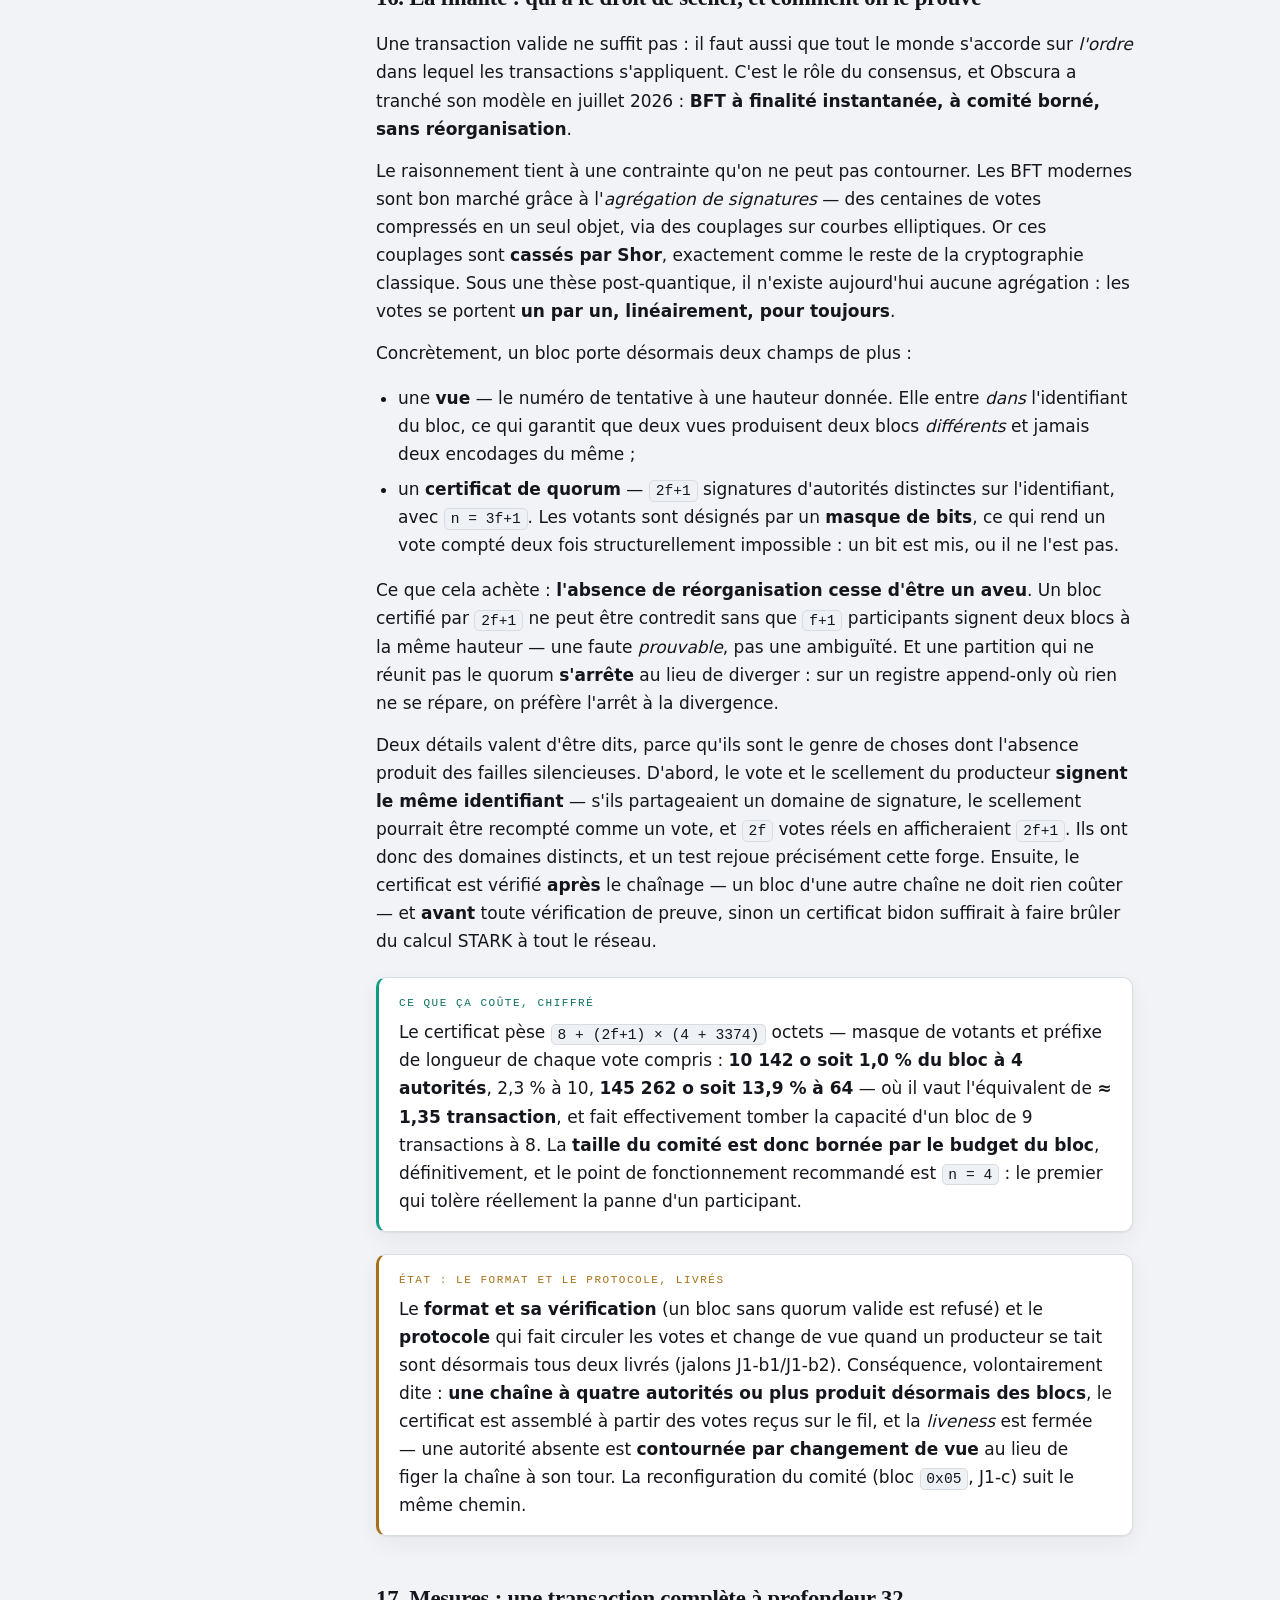
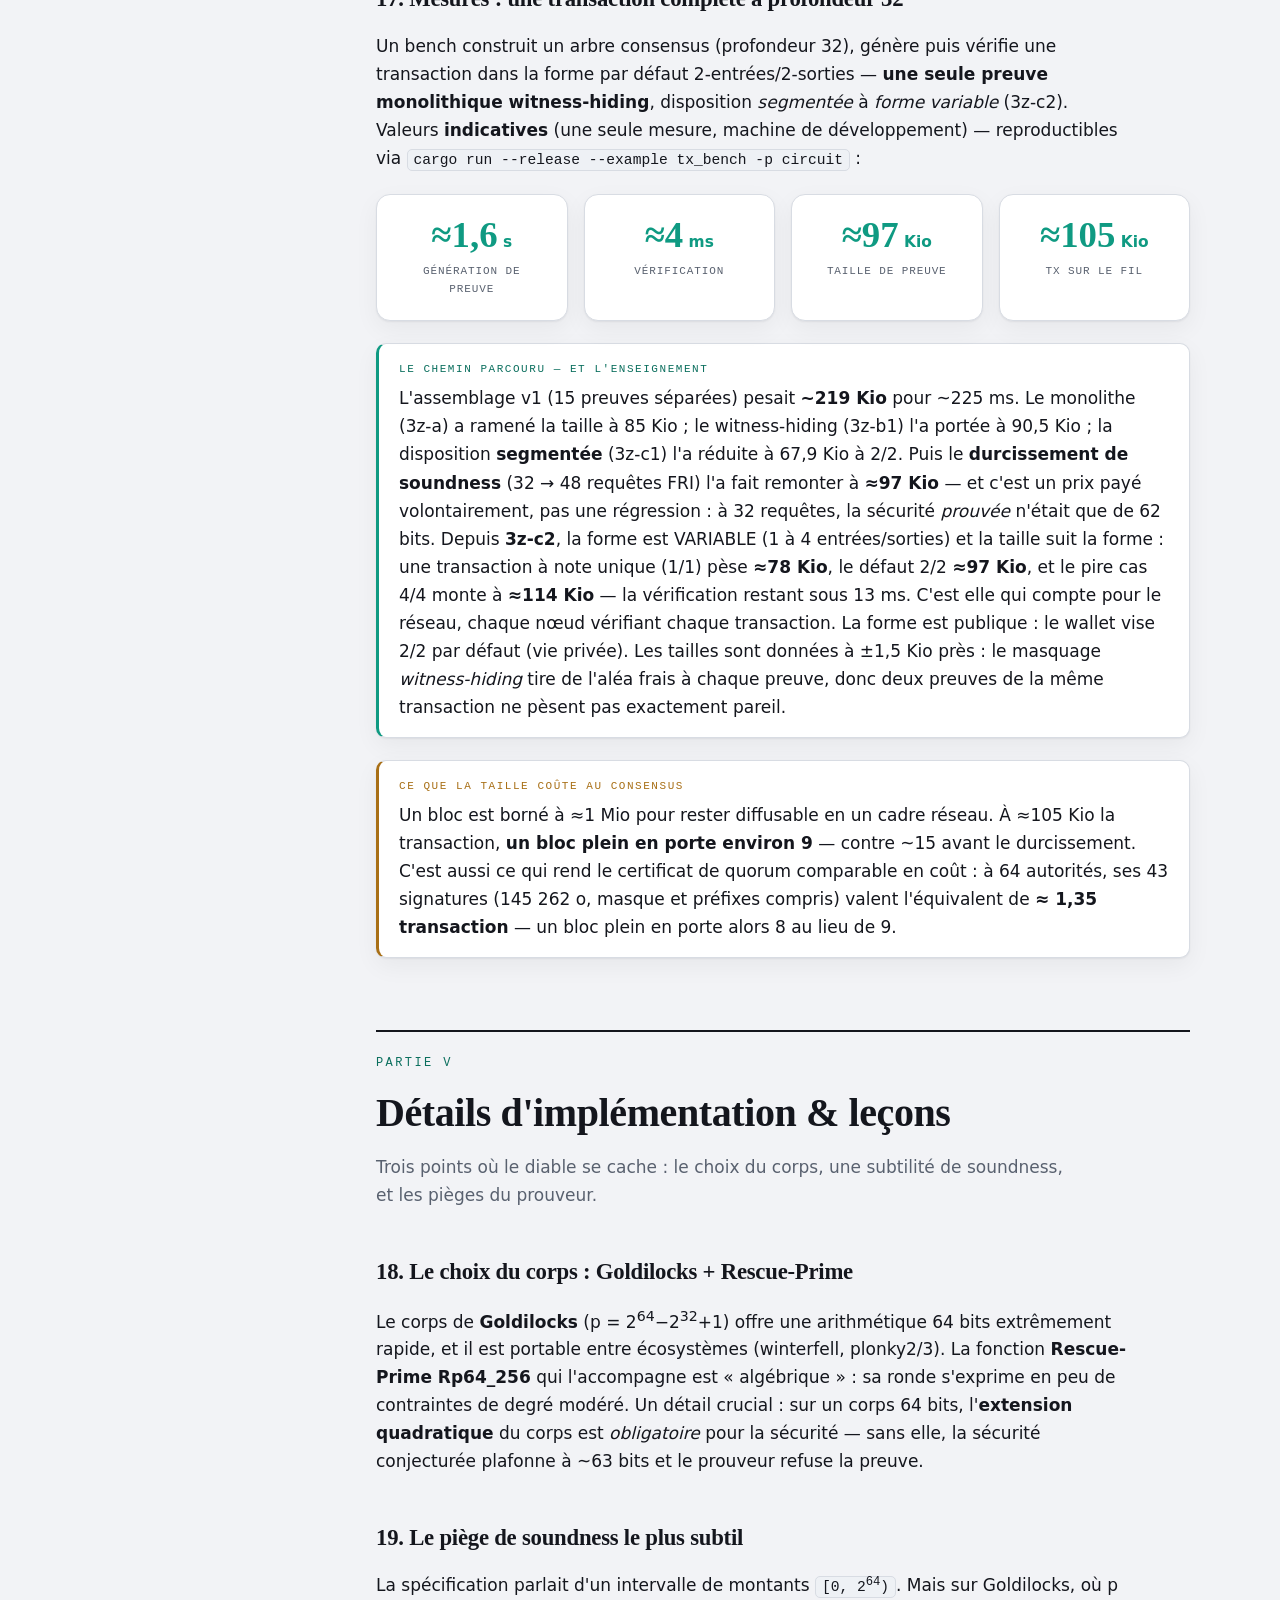
<file: docs/obscura-overview.html>
<!doctype html>
<html lang="fr">
<head>
<meta charset="utf-8">
<meta name="viewport" content="width=device-width, initial-scale=1">
<meta name="description" content="Obscura — prototype de monnaie numérique post-quantique conçue pour la confidentialité. Vulgarisation puis détails techniques : architecture, circuit STARK, ledger, performance, feuille de route.">
<title>Obscura — Monnaie post-quantique conçue pour la confidentialité</title>
<style>
  :root{
    --ink:#14161d; --paper:#f2f3f6; --surface:#ffffff; --surface-2:#e9ebf0;
    --muted:#59616f; --line:#d8dce3; --accent:#0f9a82; --accent-ink:#0b6f5e;
    --accent-soft:#d8f1eb; --secret:#a86f16; --secret-soft:#f4e9d3;
    --done:#0f8f6c; --pending:#8b94a2; --code-bg:#eef1f5;
    --shadow:0 1px 2px rgba(20,22,29,.06),0 8px 24px rgba(20,22,29,.05);
  }
  @media (prefers-color-scheme:dark){
    :root{
      --ink:#e7eaf1; --paper:#0c0e13; --surface:#14171f; --surface-2:#1b1f2a;
      --muted:#98a2b2; --line:#272c38; --accent:#2fd0b0; --accent-ink:#54e0c4;
      --accent-soft:#123029; --secret:#e2ac52; --secret-soft:#2b2415;
      --done:#33c99a; --pending:#69727f; --code-bg:#161a22;
      --shadow:0 1px 2px rgba(0,0,0,.4),0 10px 30px rgba(0,0,0,.35);
    }
  }
  :root[data-theme="light"]{
    --ink:#14161d; --paper:#f2f3f6; --surface:#ffffff; --surface-2:#e9ebf0;
    --muted:#59616f; --line:#d8dce3; --accent:#0f9a82; --accent-ink:#0b6f5e;
    --accent-soft:#d8f1eb; --secret:#a86f16; --secret-soft:#f4e9d3;
    --done:#0f8f6c; --pending:#8b94a2; --code-bg:#eef1f5;
    --shadow:0 1px 2px rgba(20,22,29,.06),0 8px 24px rgba(20,22,29,.05);
  }
  :root[data-theme="dark"]{
    --ink:#e7eaf1; --paper:#0c0e13; --surface:#14171f; --surface-2:#1b1f2a;
    --muted:#98a2b2; --line:#272c38; --accent:#2fd0b0; --accent-ink:#54e0c4;
    --accent-soft:#123029; --secret:#e2ac52; --secret-soft:#2b2415;
    --done:#33c99a; --pending:#69727f; --code-bg:#161a22;
    --shadow:0 1px 2px rgba(0,0,0,.4),0 10px 30px rgba(0,0,0,.35);
  }

  *{box-sizing:border-box}
  html{scroll-behavior:smooth}
  @media (prefers-reduced-motion:reduce){html{scroll-behavior:auto}}
  body{
    margin:0; background:var(--paper); color:var(--ink); min-height:100vh;
    font-family:-apple-system,system-ui,"Segoe UI",Roboto,sans-serif;
    font-size:17px; line-height:1.65; -webkit-font-smoothing:antialiased;
  }
  .serif{font-family:Georgia,"Iowan Old Style","Times New Roman",serif}
  .mono{font-family:ui-monospace,"SF Mono","Cascadia Code",Menlo,Consolas,monospace}

  .shell{max-width:1180px; margin:0 auto; padding:0 clamp(18px,4vw,40px)}
  .grid{display:grid; grid-template-columns:1fr; gap:0}
  @media(min-width:1000px){
    .grid{grid-template-columns:230px minmax(0,1fr); gap:56px; align-items:start}
    nav.toc{position:sticky; top:24px; align-self:start}
  }
  main{min-width:0; padding-bottom:80px}
  .col{max-width:70ch}

  header.hero{
    border-bottom:1px solid var(--line);
    background:
      radial-gradient(1100px 400px at 78% -8%, color-mix(in srgb, var(--accent) 16%, transparent), transparent 60%),
      var(--paper);
  }
  .hero .shell{padding-top:clamp(46px,9vw,92px); padding-bottom:clamp(36px,6vw,58px)}
  .eyebrow{
    font-family:ui-monospace,Menlo,monospace; font-size:12.5px; letter-spacing:.22em;
    text-transform:uppercase; color:var(--accent-ink); margin:0 0 22px;
    display:flex; align-items:center; gap:12px;
  }
  .eyebrow::before{content:""; width:26px; height:1px; background:var(--accent)}
  h1.title{
    font-family:Georgia,serif; font-weight:700; letter-spacing:-.015em;
    font-size:clamp(2.4rem,6.6vw,4.4rem); line-height:1.03; margin:0; text-wrap:balance;
  }
  h1.title em{font-style:normal; color:var(--accent)}
  .status-badge{
    display:inline-flex; align-items:center; gap:9px; margin-top:22px;
    font-family:ui-monospace,Menlo,monospace; font-size:12.5px; letter-spacing:.04em;
    background:var(--secret-soft); color:var(--secret); border:1px solid color-mix(in srgb,var(--secret) 35%,var(--line));
    padding:7px 14px; border-radius:20px;
  }
  .status-badge b{color:var(--secret)}
  .lede{font-size:clamp(1.1rem,2.2vw,1.36rem); color:var(--muted); max-width:62ch; margin:20px 0 0; line-height:1.5}
  .stat-row{display:flex; flex-wrap:wrap; gap:14px; margin-top:34px}
  .stat{background:var(--surface); border:1px solid var(--line); border-radius:12px; padding:14px 18px; box-shadow:var(--shadow); min-width:118px}
  .stat b{display:block; font-family:Georgia,serif; font-size:1.7rem; line-height:1; font-variant-numeric:tabular-nums}
  .stat span{font-family:ui-monospace,Menlo,monospace; font-size:11px; letter-spacing:.08em; text-transform:uppercase; color:var(--muted)}
  .stat small{font-size:.5em; font-family:-apple-system,system-ui,sans-serif}

  nav.toc ol{list-style:none; margin:0; padding:0; font-size:14px}
  nav.toc a{color:var(--muted); text-decoration:none; display:block; padding:5px 0 5px 12px; border-left:2px solid var(--line); line-height:1.35}
  nav.toc a:hover,nav.toc a:focus-visible{color:var(--accent-ink); border-left-color:var(--accent)}
  nav.toc .part{font-family:ui-monospace,Menlo,monospace; font-size:10.5px; letter-spacing:.14em; text-transform:uppercase; color:var(--ink); margin:20px 0 6px; padding-left:12px}
  @media(max-width:999px){nav.toc{display:none}}

  .part-divider{margin:72px 0 26px}
  .part-divider .k{font-family:ui-monospace,Menlo,monospace; font-size:12px; letter-spacing:.2em; text-transform:uppercase; color:var(--accent-ink)}
  .part-divider h2{font-family:Georgia,serif; font-weight:700; font-size:clamp(1.7rem,4vw,2.5rem); margin:.15em 0 0; letter-spacing:-.01em; text-wrap:balance}
  .part-divider .sub{color:var(--muted); margin:.4em 0 0; max-width:64ch}
  .part-divider.big{border-top:2px solid var(--ink); padding-top:22px}

  h3{font-family:Georgia,serif; font-weight:700; font-size:1.42rem; margin:44px 0 4px; letter-spacing:-.01em; scroll-margin-top:20px}
  h4{font-size:1.06rem; margin:26px 0 2px; font-weight:650}
  p{margin:14px 0}
  .col p, .col ul, .col ol{max-width:70ch}
  em.term{font-style:normal; font-weight:600; color:var(--ink); border-bottom:1.5px dotted var(--accent)}
  code{font-family:ui-monospace,Menlo,monospace; font-size:.86em; background:var(--code-bg); padding:.12em .4em; border-radius:5px; border:1px solid var(--line)}
  ul,ol{padding-left:1.3em} li{margin:7px 0}
  sup{font-variant-numeric:normal}

  .callout{border:1px solid var(--line); border-left:3px solid var(--accent); background:var(--surface); border-radius:10px; padding:16px 20px; margin:22px 0; box-shadow:var(--shadow)}
  .callout.secret{border-left-color:var(--secret)}
  .callout .lab{font-family:ui-monospace,Menlo,monospace; font-size:11px; letter-spacing:.14em; text-transform:uppercase; color:var(--accent-ink); display:block; margin-bottom:6px}
  .callout.secret .lab{color:var(--secret)}
  .callout p:first-of-type{margin-top:0} .callout p:last-child{margin-bottom:0}

  .cards{display:grid; grid-template-columns:repeat(auto-fit,minmax(220px,1fr)); gap:16px; margin:24px 0}
  .card{background:var(--surface); border:1px solid var(--line); border-radius:14px; padding:20px; box-shadow:var(--shadow)}
  .card .ico{font-size:1.5rem; line-height:1}
  .card h4{margin:12px 0 2px; font-family:Georgia,serif; font-size:1.15rem}
  .card p{margin:6px 0 0; font-size:15px; color:var(--muted); line-height:1.55}

  /* ---- CSS diagrams (no JS, theme-aware) ---- */
  figure.fig{margin:28px 0; background:var(--surface-2); border:1px solid var(--line); border-radius:16px; padding:24px 20px 14px; box-shadow:var(--shadow); overflow-x:auto}
  figure.fig figcaption{font-family:ui-monospace,Menlo,monospace; font-size:11.5px; letter-spacing:.05em; color:var(--muted); text-transform:uppercase; margin-top:16px; text-align:center}
  .flow{display:flex; align-items:stretch; justify-content:center; gap:8px; flex-wrap:wrap; min-width:min-content}
  .flow.v{flex-direction:column; align-items:center; gap:0}
  .node{background:var(--surface); border:1px solid var(--line); border-radius:11px; padding:12px 15px; font-size:13px; line-height:1.42; min-width:120px; max-width:210px; text-align:center; box-shadow:var(--shadow)}
  .node .h{font-weight:650; display:block; margin-bottom:2px}
  .node .m{font-family:ui-monospace,Menlo,monospace; font-size:11.5px; color:var(--muted)}
  .node.accent{border-color:var(--accent)}
  .node.secret{border-left:3px solid var(--secret)}
  .node.bundle{border-color:var(--accent); background:var(--accent-soft)}
  .arrow{display:flex; align-items:center; justify-content:center; color:var(--accent); font-weight:700; font-size:1.15rem; padding:0 2px}
  .arrow.v{padding:6px 0; font-size:1.1rem}

  .fanin{display:grid; grid-template-columns:1fr auto 1fr; align-items:center; gap:16px; min-width:min-content}
  .fanin .ins{display:flex; flex-direction:column; gap:8px}
  .fanin .mid{color:var(--accent); font-size:1.5rem; font-weight:700; text-align:center}
  @media(max-width:620px){.fanin{grid-template-columns:1fr; gap:8px}.fanin .mid{transform:rotate(90deg)}}

  .deps{display:flex; flex-direction:column; align-items:center; gap:0; min-width:min-content}
  .deps .row{display:flex; gap:12px; justify-content:center}
  .deps .lbl{font-family:ui-monospace,Menlo,monospace; font-size:10.5px; letter-spacing:.1em; text-transform:uppercase; color:var(--muted); padding:7px 0}

  .props{display:grid; grid-template-columns:repeat(auto-fill,minmax(230px,1fr)); gap:12px; margin:22px 0}
  .prop{background:var(--surface); border:1px solid var(--line); border-radius:12px; padding:14px 16px; box-shadow:var(--shadow)}
  .prop .id{font-family:ui-monospace,Menlo,monospace; font-weight:700; color:var(--accent-ink); font-size:.95rem}
  .prop .nm{font-weight:650; font-size:.95rem; margin:2px 0}
  .prop .ds{font-size:13.5px; color:var(--muted); line-height:1.5}
  .prop .ds code{font-size:.82em}

  .board{display:grid; grid-template-columns:repeat(auto-fit,minmax(240px,1fr)); gap:16px; margin:22px 0}
  .lane{background:var(--surface); border:1px solid var(--line); border-radius:14px; padding:18px; box-shadow:var(--shadow)}
  .lane h4{margin:0 0 12px; font-family:ui-monospace,Menlo,monospace; font-size:11px; letter-spacing:.14em; text-transform:uppercase; color:var(--muted)}
  .item{display:flex; align-items:baseline; gap:10px; padding:6px 0; font-size:14.5px}
  .dot{width:9px; height:9px; border-radius:50%; flex:none; transform:translateY(1px)}
  .dot.done{background:var(--done)} .dot.todo{background:var(--pending)}
  .item .t{font-family:ui-monospace,Menlo,monospace}
  .item.todo .t{color:var(--muted)}

  .bench{display:grid; grid-template-columns:repeat(auto-fit,minmax(160px,1fr)); gap:16px; margin:22px 0}
  .metric{background:var(--surface); border:1px solid var(--line); border-radius:14px; padding:22px; box-shadow:var(--shadow); text-align:center}
  .metric b{display:block; font-family:Georgia,serif; font-size:2.3rem; line-height:1; color:var(--accent); font-variant-numeric:tabular-nums}
  .metric b small{font-size:.42em; font-family:-apple-system,system-ui,sans-serif}
  .metric span{display:block; font-family:ui-monospace,Menlo,monospace; font-size:11px; letter-spacing:.08em; text-transform:uppercase; color:var(--muted); margin-top:8px}

  .tbl-wrap{overflow-x:auto; margin:22px 0; border:1px solid var(--line); border-radius:12px; box-shadow:var(--shadow)}
  table{border-collapse:collapse; width:100%; font-size:14.5px; background:var(--surface)}
  th,td{text-align:left; padding:11px 15px; border-bottom:1px solid var(--line); vertical-align:top}
  th{font-family:ui-monospace,Menlo,monospace; font-size:11px; letter-spacing:.08em; text-transform:uppercase; color:var(--muted); background:var(--surface-2)}
  tr:last-child td{border-bottom:none}
  td code{white-space:nowrap}

  .footer{border-top:1px solid var(--line); margin-top:60px; padding:28px 0 60px; color:var(--muted); font-size:14px}
  .footer .mono{font-size:12.5px}
  .tag{display:inline-block; font-family:ui-monospace,Menlo,monospace; font-size:11px; padding:2px 9px; border-radius:20px; border:1px solid var(--line); background:var(--surface-2); color:var(--muted); letter-spacing:.05em}
  .tag.ok{color:var(--done); border-color:color-mix(in srgb,var(--done) 40%,var(--line))}
  .tag.wip{color:var(--secret); border-color:color-mix(in srgb,var(--secret) 40%,var(--line))}
  a{color:var(--accent-ink)}
  :focus-visible{outline:2px solid var(--accent); outline-offset:2px; border-radius:3px}
</style>
</head>
<body>

<header class="hero">
  <div class="shell">
    <p class="eyebrow">Note de conception &middot; Prototype de recherche Rust &middot; 2026</p>
    <h1 class="title serif">Obscura — une monnaie numérique <em>post-quantique</em>, conçue pour la <em>confidentialité</em></h1>
    <span class="status-badge mono">● État actuel : consensus BFT fédéré <b>complet</b> (finalité, liveness, reconfiguration d'autorités) — les cinq cycles vers l'<b>état B</b> clos côté dépôt — prototype non audité</span>
    <p class="lede">Un prototype qui vise deux objectifs : payer sans être surveillé, avec une sécurité qui tiendrait face à un ordinateur quantique. Ce document explique le projet pour tous, puis en détaille l'architecture — en distinguant soigneusement ce qui est <strong>déjà prouvé</strong> de ce qui reste <strong>à venir</strong>.</p>
    <div class="stat-row">
      <div class="stat"><b>7</b><span>crates Rust</span></div>
      <div class="stat"><b>42&nbsp;065</b><span>lignes de code</span></div>
      <div class="stat"><b>607</b><span>tests</span></div>
      <div class="stat"><b>P1–P7</b><span>prouvés en circuit</span></div>
      <div class="stat"><b>≈97<small> Kio</small></b><span>preuve d'une tx</span></div>
    </div>
  </div>
</header>

<div class="shell">
<div class="grid">
  <nav class="toc" aria-label="Sommaire">
    <div class="part">Partie I · Pour tous</div>
    <ol>
      <li><a href="#pb">Le problème</a></li>
      <li><a href="#idee">L'idée d'Obscura</a></li>
      <li><a href="#etat">Où en est le prototype</a></li>
      <li><a href="#briques">Les briques, en clair</a></li>
      <li><a href="#profondeur">Deux serrures</a></li>
    </ol>
    <div class="part">Partie II · Architecture</div>
    <ol>
      <li><a href="#vue">Vue d'ensemble</a></li>
      <li><a href="#primitives">Les primitives</a></li>
      <li><a href="#zerocash">Le modèle Zerocash</a></li>
      <li><a href="#hash">Deux mondes de hachage</a></li>
    </ol>
    <div class="part">Partie III · Le circuit</div>
    <ol>
      <li><a href="#stark">Le circuit STARK</a></li>
      <li><a href="#statement">Le statement P1–P7</a></li>
      <li><a href="#assemblage">L'assemblage</a></li>
      <li><a href="#liaison">La liaison des secrets</a></li>
      <li><a href="#honnetete">Validité vs confidentialité</a></li>
    </ol>
    <div class="part">Partie IV · Ledger &amp; perfs</div>
    <ol>
      <li><a href="#ledger">Le circuit gouverne l'état</a></li>
      <li><a href="#finalite">La finalité &amp; le quorum</a></li>
      <li><a href="#bench">Mesures</a></li>
    </ol>
    <div class="part">Partie V · Détails</div>
    <ol>
      <li><a href="#corps">Goldilocks &amp; Rescue</a></li>
      <li><a href="#soundness">Le piège de soundness</a></li>
      <li><a href="#gotchas">Leçons winterfell</a></li>
    </ol>
    <div class="part">Partie VI · État</div>
    <ol>
      <li><a href="#board">Où en est le projet</a></li>
      <li><a href="#roadmap">Feuille de route</a></li>
    </ol>
  </nav>

  <main>

  <!-- ============ PARTIE I ============ -->
  <section class="part-divider big" id="p1">
    <div class="k">Partie I</div>
    <h2 class="serif">Pour tous — comprendre l'idée</h2>
    <p class="sub">Sans aucune connaissance en cryptographie. On y explique <em>quoi</em> et <em>pourquoi</em> ; le <em>comment</em> précis vient ensuite.</p>
  </section>

  <div class="col">
  <h3 id="pb">1. Le problème : l'argent numérique d'aujourd'hui est un livre ouvert</h3>
  <p>On imagine souvent que le Bitcoin est anonyme. C'est l'inverse : <strong>chaque transaction est publique et gravée pour toujours</strong>. N'importe qui peut lire, sur la blockchain, quelle adresse a envoyé combien à quelle autre. Avec un peu d'analyse, on relie ces adresses à de vraies personnes. C'est comme si votre relevé bancaire était affiché sur la place publique.</p>
  <p>À cela s'ajoute une menace de fond : <strong>les ordinateurs quantiques</strong>. La sécurité de presque toutes les cryptomonnaies repose sur des mathématiques qu'un ordinateur quantique suffisamment puissant pourrait casser. Le jour où une telle machine existera, les signatures d'aujourd'hui deviendront falsifiables.</p>
  </div>

  <div class="col">
  <h3 id="idee">2. L'idée d'Obscura : l'enveloppe scellée inviolable</h3>
  <p>Obscura est un <strong>prototype de recherche</strong> qui poursuit deux objectifs de conception :</p>
  <ul>
    <li><strong>Confidentialité</strong> — l'objectif est que personne ne voie qui paie qui, ni combien ; seul le fait qu'une transaction est <em>valide</em> serait vérifiable publiquement.</li>
    <li><strong>Résistance quantique</strong> — la sécurité doit tenir même face à un futur ordinateur quantique.</li>
  </ul>
  <p>L'astuce centrale ressemble à un tour de magie mathématique : <strong>prouver qu'une transaction respecte toutes les règles, sans avoir à en révéler les détails</strong>. On ne montre pas les billets ; on prouve juste, de façon irréfutable, qu'on a le droit de dépenser et que les comptes sont équilibrés.</p>
  </div>

  <div class="callout secret"><span class="lab">État du prototype — à lire</span><p>La <strong>validité</strong> d'une transaction (les règles ci-dessous) est entièrement prouvée en circuit, et depuis 3z-b1 la preuve monolithique du chemin de consensus est <strong>witness-hiding</strong> — au sens précis HVZK dans le modèle de l'oracle aléatoire (vérifieur honnête), pas davantage. Prototype non audité : ce document dit « conçue pour » à dessein. Voir la section&nbsp;14.</p></div>

  <div class="col">
  <h3 id="etat">3. Où en est le prototype, en une phrase</h3>
  <p>Le circuit sait aujourd'hui <strong>vérifier qu'une transaction est valide</strong> (elle existe, m'appartient, est équilibrée, sans double-dépense), il gouverne un vrai registre, et la preuve de consensus <strong>masque ses témoins</strong> (witness-hiding par lignes de blinding, 3z-b1 — HVZK en ROM, vérifieur honnête). Depuis les phases 4–5, cette transaction prouvée <strong>voyage entre de vrais nœuds</strong> : liens chiffrés post-quantiques, origine protégée par Dandelion++, admission anti-DoS — testnet local validé, y compris à travers un intermédiaire, avec identité et état qui survivent aux redémarrages. Et depuis la <strong>finalité</strong>, le cycle se ferme : les transactions sont scellées en <strong>blocs ordonnés et chaînés</strong> (deux nœuds qui scellent le même mempool produisent le même bloc et convergent), et le wallet <strong>reçoit</strong> — il rejoue les blocs servis par un nœud, monnaie rendue comprise, puis redépense. Depuis, le <strong>consensus BFT fédéré est complet</strong> : les votes circulent réellement sur le fil, la vue avance par délai à backoff (liveness fermée — une chaîne à <code>n ≥ 4</code> produit des blocs et une autorité absente est contournée), et le comité se <strong>reconfigure</strong> sans refaire la genèse (bloc <code>0x05</code>). Le réseau <strong>survit à une partition</strong> (la minorité s'arrête sans forker, converge à la guérison) et se met à jour sans fork non intentionnel. Côté dépôt, les <strong>cinq cycles vers l'état B sont clos</strong> — il ne reste que des gestes d'opérateur irréversibles (gel de genèse, release signée, annonce), outillés et guidés par <code>docs/OUVERTURE.md</code>. Les réserves restantes : pas de zero-knowledge à vérifieur malicieux revendiqué, argument non formalisé au niveau publication, prototype non audité.</p>
  </div>

  <div class="callout"><span class="lab">Les trous de complétude, dits franchement</span><p>Une transaction devient <strong>définitive</strong> : elle entre dans un <em>bloc</em> — un lot de transactions dans un ordre écrit, chaîné à son parent, <em>borné en octets</em> pour rester diffusable — qui s'applique en tout-ou-rien, et deux nœuds acceptant la même chaîne convergent vers le même arbre (vérifié sur de vraies sockets). Et le wallet <strong>reçoit</strong> : il rejoue l'historique des sorties servi par un nœud archiviste. Et <strong>qui a autorité pour sceller est une règle</strong>, plus une convention&nbsp;: la genèse grave une liste d'autorités, le producteur d'une hauteur est celui du tour, et son bloc n'est valide que muni d'un <strong>certificat de quorum</strong> — <code>2f+1</code> signatures sur <code>n = 3f+1</code> autorités. <strong>Le protocole qui fait circuler ces votes est désormais livré</strong> (jalons J1-b1/J1-b2)&nbsp;: les votes voyagent sur le fil, la vue change par délai à backoff, et la liveness est fermée — une chaîne à quatre autorités ou plus <em>produit des blocs</em>, et une autorité absente est contournée au lieu de figer la chaîne. Restent des manques, nommés plutôt que tus&nbsp;: <strong>(1) le nœud qui sert l'historique apprend l'IP, la cadence et la position du wallet, et peut mentir par omission</strong> — servir est un rôle d'archiviste optionnel et coûteux&nbsp;; <strong>(2) la fixture de conformité minimale (<code>conformite-v3</code>) reste volontairement limitée à un seul votant</strong> (<code>n = 1</code>, donc <code>f = 0</code>) et ne couvre aucune transaction — un contrôle rapide, exécutable sans <code>--release</code> ; la fixture <code>conformite-etendue</code> (<code>--release</code>) ferme désormais cette réserve avec un quorum à <code>n = 4</code> autorités (trois votants distincts) et une transaction confidentielle dont la preuve STARK est vérifiée sur le chemin de consensus réel. À savoir aussi&nbsp;: l'état étant <em>append-only</em> de bout en bout, <strong>aucune réorganisation de chaîne n'est possible</strong> — avec une finalité par quorum, cette limite devient la conséquence assumée du modèle (un bloc certifié n'a rien à réorganiser) plutôt qu'un manque, mais elle reste absolue : une divergence ne se répare pas.</p></div>

  <div class="col">
  <h3 id="briques">4. Comment ça marche, en clair</h3>
  <p>Le cœur du système est une <em class="term">preuve à divulgation nulle</em> (réalisée ici comme un masquage <em>witness-hiding</em>, avec les réserves de la section&nbsp;14). L'analogie classique : prouver à quelqu'un que vous connaissez le mot de passe d'une porte, <strong>sans prononcer le mot de passe</strong> — juste en franchissant la porte devant lui. La preuve convainc ; le secret reste secret.</p>
  <p>Dans Obscura, quand vous dépensez, votre logiciel fabrique une preuve qui garantit simultanément que&nbsp;:</p>
  <ul>
    <li>la note que vous dépensez <strong>existe vraiment</strong> (elle est dans le grand registre) ;</li>
    <li>elle <strong>vous appartient</strong> (vous connaissez le secret qui la contrôle) ;</li>
    <li>vous ne la dépensez <strong>pas deux fois</strong> ;</li>
    <li>les montants sont <strong>équilibrés</strong> (rien n'est créé ni détruit magiquement).</li>
  </ul>
  </div>

  <div class="cards">
    <div class="card"><div class="ico">💵</div><h4>La note</h4><p>Comme un billet numérique : une valeur, un propriétaire, et un peu de hasard pour la rendre unique. C'est l'unité de valeur.</p></div>
    <div class="card"><div class="ico">🔒</div><h4>L'engagement</h4><p>On scelle la note dans une « enveloppe » mathématique (un <em>commitment</em>). L'enveloppe est publique ; son contenu, non.</p></div>
    <div class="card"><div class="ico">🎫</div><h4>Le tampon anti-double</h4><p>Dépenser une note publie un <em>nullifier</em> : un tampon « utilisée » unique, qui empêche de la dépenser deux fois.</p></div>
    <div class="card"><div class="ico">✅</div><h4>La preuve</h4><p>Une preuve mathématique atteste que tout est en règle — appartenance, propriété, équilibre.</p></div>
  </div>

  <figure class="fig" aria-label="Cycle de vie d'une note">
    <div class="flow">
      <div class="node"><span class="h">💵 Note émise</span><span class="m">valeur · owner · aléa</span></div>
      <div class="arrow" aria-hidden="true">→</div>
      <div class="node"><span class="h">🔒 Engagement</span><span class="m">cm = Hash(note)</span></div>
      <div class="arrow" aria-hidden="true">→</div>
      <div class="node"><span class="h">🌳 Arbre</span><span class="m">insérée au registre</span></div>
      <div class="arrow" aria-hidden="true">→</div>
      <div class="node accent"><span class="h">✅ Dépense</span><span class="m">preuve STARK</span></div>
      <div class="arrow" aria-hidden="true">→</div>
      <div class="node"><span class="h">🎫 Nullifier</span><span class="m">tampon « utilisée »</span></div>
      <div class="arrow" aria-hidden="true">→</div>
      <div class="node"><span class="h">💵 Sorties</span><span class="m">notes du destinataire</span></div>
    </div>
    <figcaption>Cycle de vie d'une note — de l'émission à la dépense</figcaption>
  </figure>

  <div class="callout"><span class="lab">🕹️ Envie de manipuler ?</span><p>Ce cycle de vie se comprend mieux en le faisant : <a href="obscura-atelier.html"><strong>ouvrez l'atelier interactif</strong></a> — créez une identité, recevez des notes, payez avec la checklist P1–P7 animée, <strong>scellez un bloc</strong>, tentez une double dépense, puis <strong>synchronisez</strong> pour que Bob reçoive — et comparez ce que voit le réseau à ce que savent les wallets. (Simulation pédagogique, hachage-jouet.)</p></div>

  <div class="col">
  <h3 id="profondeur">5. « Défense en profondeur » : deux serrures valent mieux qu'une</h3>
  <p>Pour la résistance quantique, Obscura applique un principe simple : <strong>chaque fonction de sécurité repose sur deux mécanismes indépendants</strong>, issus de familles mathématiques différentes. Si l'un est un jour cassé, l'autre tient encore. C'est une double serrure : le cambrioleur doit crocheter les deux, avec deux techniques sans rapport.</p>
  </div>

  <!-- ============ PARTIE II ============ -->
  <section class="part-divider big" id="p2">
    <div class="k">Partie II</div>
    <h2 class="serif">Architecture technique</h2>
    <p class="sub">La structure du code, les primitives cryptographiques, et le modèle de confidentialité hérité de Zerocash/Zcash.</p>
  </section>

  <div class="col">
  <h3 id="vue">6. Vue d'ensemble : sept crates</h3>
  <p>Le projet est un <em>workspace</em> Rust découpé en sept bibliothèques aux responsabilités nettes (le banc d'essai <code>zk-spike</code>, jetable, vit désormais <em>hors</em> du workspace, comme <code>fuzz</code> : ni l'un ni l'autre ne pèse sur le build ou les tests de consensus). Les dépendances vont dans un seul sens (pas de cycle), ce qui garde chaque couche testable isolément — et <code>net</code> reste <strong>pur transport</strong> : c'est <code>node</code> qui le relie au consensus.</p>
  </div>

  <figure class="fig" aria-label="Dépendances des crates">
    <div class="deps">
      <div class="row">
        <div class="node accent"><span class="h">node</span><span class="m">orchestration · runtime · binaires</span></div>
        <div class="node"><span class="h">wallet</span><span class="m">notes · scan · construction de tx</span></div>
      </div>
      <div class="lbl" aria-hidden="true">↓ dépend de</div>
      <div class="row">
        <div class="node"><span class="h">net</span><span class="m">transport PQ · pairs · Dandelion++</span></div>
        <div class="node"><span class="h">ledger</span><span class="m">état · apply_proved_tx · mempool</span></div>
      </div>
      <div class="lbl" aria-hidden="true">↓ dépend de</div>
      <div class="row"><div class="node"><span class="h">circuit</span><span class="m">AIR STARK witness-hiding · ProvedTx</span></div></div>
      <div class="lbl" aria-hidden="true">↓ dépend de</div>
      <div class="row">
        <div class="node"><span class="h">proved-hash</span><span class="m">Rescue · Felt · arbre</span></div>
        <div class="node"><span class="h">crypto</span><span class="m">primitives hybrides</span></div>
      </div>
    </div>
    <figcaption>Graphe de dépendances (node → net + ledger ; wallet → ledger ; ledger → circuit → proved-hash / crypto ; net → crypto)</figcaption>
  </figure>

  <div class="tbl-wrap">
    <table>
      <thead><tr><th>Crate</th><th>Rôle</th><th>Lignes</th></tr></thead>
      <tbody>
        <tr><td><code>crypto</code></td><td>Primitives à défense en profondeur : hachage dual, échange de clés hybride (contributif : les points X25519 d'ordre faible sont rejetés — la moitié courbe ne peut pas être annulée en silence), signatures hybrides, chiffrement en cascade.</td><td>1&nbsp;241</td></tr>
        <tr><td><code>proved-hash</code></td><td>Le monde « prouvé » : corps de Goldilocks (<code>Felt</code>), hachage Rescue-Prime, arbre de Merkle Rescue incrémental + <em>frontier</em> append-only à mémoire bornée. Sans prouveur.</td><td>1&nbsp;478</td></tr>
        <tr><td><code>circuit</code></td><td>Le cœur : les circuits AIR pour winterfell, le monolithe segmenté witness-hiding à FORME VARIABLE (m-in/n-out ≤ 4, 3z-c2), et <code>ProvedTx</code> v4.</td><td>10&nbsp;434</td></tr>
        <tr><td><code>ledger</code></td><td>Notes, arbre des commitments, nullifiers, application des transactions prouvées, enveloppes chiffrées (scan), mempool anti-DoS, <strong>blocs</strong> (lot ordonné chaîné, émission en genèse seule, <code>appliquer_bloc</code> atomique, plafond de scellement en octets — un bloc valide est toujours diffusable, <strong>vue et certificat de quorum</strong> en version <code>0x04</code>), historique des sorties pour la synchronisation, persistance disque.</td><td>6&nbsp;764</td></tr>
        <tr><td><code>net</code></td><td>Transport chiffré post-quantique (handshake hybride 3 passes, forward secrecy), cadrage anti-DoS, table de pairs anti-eclipse, Dandelion++.</td><td>2&nbsp;098</td></tr>
        <tr><td><code>wallet</code></td><td>Détention des notes, scan des sorties chiffrées, construction de transactions prouvées (arbre de Merkle propre au wallet), encodage d'adresse à somme de contrôle, rejeu des blocs (<code>synchro</code> : ordre structurel, idempotence, ancre en frontière de bloc), fichier de wallet chiffré au repos (Argon2id + cascade AEAD, phrase de passe ; le clair reste un choix explicite), aux permissions restreintes.</td><td>2&nbsp;746</td></tr>
        <tr><td><code>node</code></td><td>Le câblage : protocole applicatif (annonces par digest), orchestration en fonction pure, runtime sockets, scellement de blocs (élection du producteur, vote de quorum), services d'historique et de blocs étranglés par groupe réseau, rattrapage de bloc, persistance, binaires <code>obscura-genese</code> / <code>obscura-node</code> / <code>obscura-demo</code> / <code>obscura-wallet</code>.</td><td>10&nbsp;444</td></tr>
      </tbody>
    </table>
  </div>

  <div class="col">
  <h3 id="primitives">7. Les primitives : deux mécanismes par fonction</h3>
  <p>Le crate <code>crypto</code> matérialise la défense en profondeur. Chaque ligne combine deux familles indépendantes : la sécurité tient tant que l'une des deux tient.</p>
  </div>

  <div class="tbl-wrap">
    <table>
      <thead><tr><th>Fonction</th><th>Mécanisme A</th><th>Mécanisme B</th></tr></thead>
      <tbody>
        <tr><td>Hachage (consensus)</td><td>BLAKE3</td><td>SHA3-256</td></tr>
        <tr><td>Échange de clés (KEM)</td><td>X25519 (courbe)</td><td>ML-KEM-768 — FIPS 203 (réseaux, post-Q)</td></tr>
        <tr><td>Signature</td><td>Ed25519 (courbe)</td><td>ML-DSA-65 — FIPS 204 (réseaux, post-Q)</td></tr>
        <tr><td>Chiffrement (AEAD)</td><td>XChaCha20-Poly1305</td><td>AES-256-GCM (cascade)</td></tr>
      </tbody>
    </table>
  </div>
  <div class="callout"><span class="lab">Pourquoi « dual »</span><p>Le hachage consensus concatène BLAKE3 et SHA3 sur 64 octets, jamais tronqués : une collision devrait frapper <em>les deux</em> fonctions à la fois. C'est indispensable là où la résistance aux collisions est directement sécuritaire — les commitments de notes et le <code>tx_digest</code>.</p></div>

  <div class="col">
  <h3 id="zerocash">8. Le modèle Zerocash</h3>
  <p>Obscura suit le modèle éprouvé de <strong>Zerocash</strong> (repris par Zcash). Quatre objets suffisent à décrire le système&nbsp;:</p>
  <ul>
    <li><strong>Note</strong> — <code>(valeur, owner, ρ, r)</code> : la valeur, l'identité du propriétaire, et deux aléas (ρ sert au nullifier, r rend l'engagement <em>masquant</em>).</li>
    <li><strong>Commitment</strong> — l'engagement <code>cm = H(note)</code>, publié à la place de la note. C'est l'enveloppe scellée.</li>
    <li><strong>Arbre de Merkle</strong> — tous les commitments sont insérés dans un arbre binaire de profondeur 32 (2<sup>32</sup> notes). Sa <em>racine</em> résume l'ensemble en 32 octets.</li>
    <li><strong>Nullifier</strong> — <code>nf = PRF(nk, ρ ‖ cm)</code>, révélé à la dépense. Unique par note, il empêche la double-dépense.</li>
  </ul>
  </div>

  <div class="col">
  <h3 id="hash">9. Deux mondes de hachage</h3>
  <p>Un choix de conception structurant : Obscura utilise <strong>deux fonctions de hachage selon l'usage</strong>.</p>
  <ul>
    <li>Le <strong>hachage consensus</strong> (dual BLAKE3‖SHA3) est excellent hors circuit, mais prohibitif à prouver dans un STARK.</li>
    <li>Le <strong>hachage prouvé</strong> (<em>Rescue-Prime</em>) est « circuit-friendly » : conçu pour s'exprimer efficacement en contraintes algébriques. Il sert aux objets manipulés <em>dans</em> le circuit : commitments, arbre de Merkle, dérivation de l'identité et du nullifier.</li>
  </ul>
  <p>La contrepartie assumée : les objets prouvés reposent sur Rescue seul (moins éprouvé que SHA3). Mitigations : paramètres conservateurs, vecteurs de test croisés avec une implémentation de référence, et versionnage explicite pour permettre une rotation.</p>
  </div>

  <!-- ============ PARTIE III ============ -->
  <section class="part-divider big" id="p3">
    <div class="k">Partie III</div>
    <h2 class="serif">Le cœur — le circuit STARK (de validité)</h2>
    <p class="sub">La preuve <em>est</em> la règle de consensus. Tout le protocole s'organise autour d'un énoncé de sept propriétés.</p>
  </section>

  <div class="col">
  <h3 id="stark">10. Le circuit STARK (validité + witness-hiding)</h3>
  <p>Un <strong>STARK</strong> est un système de preuve qui démontre qu'un calcul a été effectué correctement, avec une preuve <strong>rapide à vérifier</strong>. Ses atouts pour une monnaie : <strong>pas de « cérémonie » de confiance</strong> initiale, et une sécurité <strong>post-quantique</strong> (fondée uniquement sur des fonctions de hachage).</p>
  <p>Précision importante : un STARK n'est <strong>pas</strong> à divulgation nulle par défaut. Le chemin de consensus d'Obscura (le circuit <em>monolithe</em>, <code>prove_tx</code>/<code>verify_tx</code>) prouve l'intégrité des règles ET, depuis 3z-b1, est <strong>witness-hiding</strong> — HVZK dans le modèle de l'oracle aléatoire (vérifieur honnête), obtenu par des <em>lignes de blinding</em> au niveau AIR. Les gadgets autonomes (éponge, équilibre, spend…) restent validity-only. Voir la section&nbsp;14.</p>
  <p>Obscura est bâti sur <strong>winterfell</strong>, un prouveur STARK en Rust. Le corps de travail est celui de <em>Goldilocks</em> (p = 2<sup>64</sup>−2<sup>32</sup>+1) et la fonction de hachage interne est <em>Rescue-Prime Rp64_256</em>. Le calcul à prouver est décrit par un <strong>AIR</strong> (<em>Algebraic Intermediate Representation</em>) : une trace d'exécution en colonnes, plus des contraintes polynomiales que la trace doit satisfaire.</p>
  </div>

  <div class="col">
  <h3 id="statement">11. Le statement : sept propriétés</h3>
  <p>Le document <code>STARK_STATEMENT.md</code> définit ce qu'est une <strong>dépense valide</strong>. Ce n'est pas un détail d'implémentation : <strong>ce statement EST la règle de consensus</strong>. Une preuve atteste les sept propriétés suivantes, sur des <em>entrées publiques</em> (racine, nullifiers, commitments de sortie, frais, <code>tx_digest</code>) et des <em>témoins</em> (notes, chemins, secret) — <strong>non publiés, et masqués par la preuve monolithique elle-même (witness-hiding HVZK en ROM, 3z-b1)</strong>.</p>
  </div>

  <div class="props">
    <div class="prop"><div class="id">P1</div><div class="nm">Appartenance</div><div class="ds">Chaque note dépensée existe dans l'arbre de racine donnée.</div></div>
    <div class="prop"><div class="id">P2</div><div class="nm">Autorité</div><div class="ds"><code>owner = H_owner(secret)</code> : le dépenseur connaît le secret maître.</div></div>
    <div class="prop"><div class="id">P3</div><div class="nm">Nullifier correct</div><div class="ds"><code>nf</code> est bien dérivé de la note et de la clé <code>nk</code>.</div></div>
    <div class="prop"><div class="id">P4</div><div class="nm">Clé de nullifier</div><div class="ds"><code>nk = H_nk(secret)</code> : liée au même secret maître que P2.</div></div>
    <div class="prop"><div class="id">P5</div><div class="nm">Équilibre</div><div class="ds"><code>Σ entrées = Σ sorties + frais</code>. Rien n'est créé.</div></div>
    <div class="prop"><div class="id">P6</div><div class="nm">Bornes</div><div class="ds">Tous les montants sont dans une plage saine (pas d'overflow).</div></div>
    <div class="prop"><div class="id">P7</div><div class="nm">Commitments</div><div class="ds">Chaque commitment de sortie engage correctement sa note.</div></div>
  </div>

  <div class="callout"><span class="lab">Ce que le statement supprime</span><p>Par rapport à un mode « transparent », la preuve retire la clé de dépense publique (les paiements d'une même clé ne sont plus reliables via cette clé) et le chemin de Merkle (le lien direct vers la note dépensée), tout en vérifiant enfin ce qui ne l'était pas : liaison nullifier↔note, autorité, équilibre. Depuis 3z-b1, la preuve monolithique masque en outre ses propres témoins (witness-hiding, HVZK en ROM).</p></div>

  <div class="col">
  <h3 id="assemblage">12. L'assemblage en « circuits d'action »</h3>
  <p>Chaque propriété a d'abord été prouvée <strong>isolément</strong> (chacune validée par un « différentiel » : le résultat du circuit doit coïncider au bit près avec une référence calculée hors circuit). Restait à les <strong>fusionner</strong> en une transaction cohérente. La difficulté : certains témoins partagés doivent rester secrets et ne peuvent donc pas être liés par une valeur publique.</p>
  <p>La solution, inspirée de Zcash, décompose la transaction en <strong>circuits d'action</strong> reliés :</p>
  </div>

  <figure class="fig" aria-label="Assemblage d'une transaction 2 entrées 2 sorties">
    <div class="fanin">
      <div class="ins">
        <div class="node secret"><span class="h">Preuve de Clé</span><span class="m">P2 ∧ P4 · un même secret</span></div>
        <div class="node"><span class="h">Spend #1</span><span class="m">P1 · P3 · P6 · P7ᵢₙ</span></div>
        <div class="node"><span class="h">Spend #2</span><span class="m">P1 · P3 · P6 · P7ᵢₙ</span></div>
        <div class="node"><span class="h">Output #1</span><span class="m">P7 · P6</span></div>
        <div class="node"><span class="h">Output #2</span><span class="m">P7 · P6</span></div>
      </div>
      <div class="mid" aria-hidden="true">→</div>
      <div class="node bundle"><span class="h">ProvedTx</span><span class="m">équilibre P5 (natif)<br>+ tx_digest (non-rejeu)</span></div>
    </div>
    <figcaption>Assemblage d'une transaction 2 entrées / 2 sorties</figcaption>
  </figure>

  <div class="col">
  <h3 id="liaison">13. La liaison des secrets : pourquoi une seule trace</h3>
  <p>Considérons le <strong>secret maître</strong>. La propriété P2 prouve <code>owner = H_owner(s₁)</code> ; P4 prouve <code>nk = H_nk(s₂)</code>. Si ces preuves sont séparées, <strong>rien ne force <code>s₁ = s₂</code></strong> — et rendre le secret public est évidemment exclu. La seule façon <em>sound</em> de garantir « le même secret » est de faire partager les cellules du secret par les deux calculs <strong>dans une trace commune</strong>.</p>
  <p>C'est exactement ce que fait la <em>Preuve de Clé</em> : deux éponges Rescue côte à côte, avec une contrainte qui impose l'égalité des cellules du secret — sans jamais l'exposer comme valeur publique. Un test « white-box » le confirme : une trace où <code>owner</code> vient de <code>s</code> et <code>nk</code> de <code>s′≠s</code> est <strong>rejetée</strong>.</p>
  </div>

  <div class="callout secret"><span class="lab">Le secret n'est jamais une entrée publique</span><p>Dans tout le circuit, le <code>shielded_secret</code> reste un témoin : <strong>aucune assertion ne le référence</strong>. Il n'apparaît donc dans aucune entrée publique, tout en étant prouvé unique. (Rappel : « pas dans les entrées publiques » n'équivaudrait pas à « caché » sans le witness-hiding — livré pour le monolithe en 3z-b1, HVZK en ROM ; voir ci-dessous.)</p></div>

  <div class="col">
  <h3 id="honnetete">14. Validité et witness-hiding — ce qui est revendiqué, ce qui ne l'est pas</h3>
  <p>Un point d'honnêteté central. Un STARK n'est pas à divulgation nulle par défaut — il ne masque pas ses témoins. Depuis <strong>3z-b1</strong>, le chemin de consensus (le monolithe <code>prove_tx</code>/<code>verify_tx</code>) est <strong>witness-hiding</strong> : des <em>lignes de blinding</em> au niveau AIR (aléa système frais par preuve dans toutes les colonnes témoins, contraintes désactivées sur la région de blinding) font que les ouvertures de trace ne valent plus le témoin en clair. La revendication précise est <strong>HVZK dans le modèle de l'oracle aléatoire</strong> (vérifieur honnête) — <em>pas</em> de zero-knowledge à vérifieur malicieux, pas de « perfect ZK », et l'argument n'est pas formalisé au niveau publication (prototype non audité). Voir l'argument dans <code>STARK_STATEMENT.md</code>.</p>
  <p>Les contraintes P1–P7 sont restées <strong>identiques</strong> : le masquage est une couche additive (trace doublée, gating), sans refonte du statement. Les <strong>gadgets autonomes</strong> (éponge, équilibre, spend…) et le banc d'essai <code>zk-spike</code> restent quant à eux <strong>validity-only</strong> — seul le monolithe porte la revendication de witness-hiding.</p>
  </div>

  <!-- ============ PARTIE IV ============ -->
  <section class="part-divider big" id="p4">
    <div class="k">Partie IV</div>
    <h2 class="serif">Intégration au ledger, finalité &amp; performance</h2>
    <p class="sub">Le circuit ne reste pas théorique : il gouverne un véritable état de registre, ses blocs sont finalisés par un quorum, et son coût est mesuré.</p>
  </section>

  <div class="col">
  <h3 id="ledger">15. Le circuit gouverne l'état</h3>
  <p>La fonction <code>apply_proved_tx</code> applique la <strong>règle de consensus cible</strong> à un état de ledger. Contrairement au mode « transparent » de développement (qui ne vérifie ni la liaison nullifier↔note, ni l'autorité, ni l'équilibre), elle&nbsp;:</p>
  <ol>
    <li>vérifie que l'<em>anchor</em> (la racine visée) est récent ;</li>
    <li>appelle <code>verify_tx</code> — qui établit P1–P7 et la liaison <code>tx_digest</code> ;</li>
    <li>vérifie qu'aucun nullifier n'est déjà dépensé ;</li>
    <li>applique atomiquement : dépense les nullifiers et insère les commitments de sortie dans l'arbre Rescue — <strong>le même</strong> que celui contre lequel le circuit prouve l'appartenance.</li>
  </ol>
  <p>Autrement dit : le mode transparent n'est plus la seule voie ; <strong>le circuit STARK pilote désormais un vrai état de ledger</strong>.</p>
  <p>Depuis la <strong>finalité</strong>, l'unité d'application n'est plus la transaction isolée mais le <strong>bloc</strong> : un lot <em>ordonné</em> de transactions, chaîné à son parent, appliqué atomiquement (<code>appliquer_bloc</code> — un bloc à moitié appliqué placerait le nœud dans un état qu'aucun autre n'a). Deux nœuds qui scellent le même mempool trient par <code>tx_digest</code> et produisent <strong>le même bloc</strong> — ils convergent vers la même racine, vérifié sur sockets réelles. La création de monnaie est confinée à la <strong>genèse</strong> (aucune émission à hauteur &gt; 0), et le wallet se synchronise en <strong>rejouant les blocs</strong> servis par un nœud, dans l'ordre, ancré aux frontières de bloc.</p>
  </div>

  <div class="col">
  <h3 id="finalite">16. La finalité : qui a le droit de sceller, et comment on le prouve</h3>
  <p>Une transaction valide ne suffit pas : il faut aussi que tout le monde s'accorde sur <em>l'ordre</em> dans lequel les transactions s'appliquent. C'est le rôle du consensus, et Obscura a tranché son modèle en juillet 2026 : <strong>BFT à finalité instantanée, à comité borné, sans réorganisation</strong>.</p>
  <p>Le raisonnement tient à une contrainte qu'on ne peut pas contourner. Les BFT modernes sont bon marché grâce à l'<em>agrégation de signatures</em> — des centaines de votes compressés en un seul objet, via des couplages sur courbes elliptiques. Or ces couplages sont <strong>cassés par Shor</strong>, exactement comme le reste de la cryptographie classique. Sous une thèse post-quantique, il n'existe aujourd'hui aucune agrégation : les votes se portent <strong>un par un, linéairement, pour toujours</strong>.</p>
  <p>Concrètement, un bloc porte désormais deux champs de plus&nbsp;:</p>
  <ul>
    <li>une <strong>vue</strong> — le numéro de tentative à une hauteur donnée. Elle entre <em>dans</em> l'identifiant du bloc, ce qui garantit que deux vues produisent deux blocs <em>différents</em> et jamais deux encodages du même ;</li>
    <li>un <strong>certificat de quorum</strong> — <code>2f+1</code> signatures d'autorités distinctes sur l'identifiant, avec <code>n = 3f+1</code>. Les votants sont désignés par un <strong>masque de bits</strong>, ce qui rend un vote compté deux fois structurellement impossible : un bit est mis, ou il ne l'est pas.</li>
  </ul>
  <p>Ce que cela achète : <strong>l'absence de réorganisation cesse d'être un aveu</strong>. Un bloc certifié par <code>2f+1</code> ne peut être contredit sans que <code>f+1</code> participants signent deux blocs à la même hauteur — une faute <em>prouvable</em>, pas une ambiguïté. Et une partition qui ne réunit pas le quorum <strong>s'arrête</strong> au lieu de diverger : sur un registre append-only où rien ne se répare, on préfère l'arrêt à la divergence.</p>
  <p>Deux détails valent d'être dits, parce qu'ils sont le genre de choses dont l'absence produit des failles silencieuses. D'abord, le vote et le scellement du producteur <strong>signent le même identifiant</strong> — s'ils partageaient un domaine de signature, le scellement pourrait être recompté comme un vote, et <code>2f</code> votes réels en afficheraient <code>2f+1</code>. Ils ont donc des domaines distincts, et un test rejoue précisément cette forge. Ensuite, le certificat est vérifié <strong>après</strong> le chaînage — un bloc d'une autre chaîne ne doit rien coûter — et <strong>avant</strong> toute vérification de preuve, sinon un certificat bidon suffirait à faire brûler du calcul STARK à tout le réseau.</p>

  <div class="callout"><span class="lab">Ce que ça coûte, chiffré</span><p>Le certificat pèse <code>8 + (2f+1) × (4 + 3374)</code> octets — masque de votants et préfixe de longueur de chaque vote compris : <strong>10 142 o soit 1,0 % du bloc à 4 autorités</strong>, 2,3 % à 10, <strong>145 262 o soit 13,9 % à 64</strong> — où il vaut l'équivalent de <strong>≈ 1,35 transaction</strong>, et fait effectivement tomber la capacité d'un bloc de 9 transactions à 8. La <strong>taille du comité est donc bornée par le budget du bloc</strong>, définitivement, et le point de fonctionnement recommandé est <code>n = 4</code> : le premier qui tolère réellement la panne d'un participant.</p></div>

  <div class="callout secret"><span class="lab">État : le format ET le protocole, livrés</span><p>Le <strong>format et sa vérification</strong> (un bloc sans quorum valide est refusé) et le <strong>protocole</strong> qui fait circuler les votes et change de vue quand un producteur se tait sont désormais tous deux livrés (jalons J1-b1/J1-b2). Conséquence, volontairement dite : <strong>une chaîne à quatre autorités ou plus produit désormais des blocs</strong>, le certificat est assemblé à partir des votes reçus sur le fil, et la <em>liveness</em> est fermée — une autorité absente est <strong>contournée par changement de vue</strong> au lieu de figer la chaîne à son tour. La reconfiguration du comité (bloc <code>0x05</code>, J1-c) suit le même chemin.</p></div>
  </div>

  <div class="col">
  <h3 id="bench">17. Mesures : une transaction complète à profondeur 32</h3>
  <p>Un bench construit un arbre consensus (profondeur 32), génère puis vérifie une transaction dans la forme par défaut 2-entrées/2-sorties — <strong>une seule preuve monolithique witness-hiding</strong>, disposition <em>segmentée</em> à <em>forme variable</em> (3z-c2). Valeurs <strong>indicatives</strong> (une seule mesure, machine de développement) — reproductibles via <code>cargo run --release --example tx_bench -p circuit</code>&nbsp;:</p>
  </div>

  <div class="bench">
    <div class="metric"><b>≈1,6<small> s</small></b><span>Génération de preuve</span></div>
    <div class="metric"><b>≈4<small> ms</small></b><span>Vérification</span></div>
    <div class="metric"><b>≈97<small> Kio</small></b><span>Taille de preuve</span></div>
    <div class="metric"><b>≈105<small> Kio</small></b><span>Tx sur le fil</span></div>
  </div>

  <div class="callout"><span class="lab">Le chemin parcouru — et l'enseignement</span><p>L'assemblage v1 (15 preuves séparées) pesait <strong>~219 Kio</strong> pour ~225 ms. Le monolithe (3z-a) a ramené la taille à 85 Kio ; le witness-hiding (3z-b1) l'a portée à 90,5 Kio ; la disposition <strong>segmentée</strong> (3z-c1) l'a réduite à 67,9 Kio à 2/2. Puis le <strong>durcissement de soundness</strong> (32 → 48 requêtes FRI) l'a fait remonter à <strong>≈97 Kio</strong> — et c'est un prix payé volontairement, pas une régression : à 32 requêtes, la sécurité <em>prouvée</em> n'était que de 62 bits. Depuis <strong>3z-c2</strong>, la forme est VARIABLE (1 à 4 entrées/sorties) et la taille suit la forme : une transaction à note unique (1/1) pèse <strong>≈78 Kio</strong>, le défaut 2/2 <strong>≈97 Kio</strong>, et le pire cas 4/4 monte à <strong>≈114 Kio</strong> — la vérification restant sous 13 ms. C'est elle qui compte pour le réseau, chaque nœud vérifiant chaque transaction. La forme est publique : le wallet vise 2/2 par défaut (vie privée). Les tailles sont données à ±1,5 Kio près : le masquage <em>witness-hiding</em> tire de l'aléa frais à chaque preuve, donc deux preuves de la même transaction ne pèsent pas exactement pareil.</p></div>

  <div class="callout secret"><span class="lab">Ce que la taille coûte au consensus</span><p>Un bloc est borné à ≈1 Mio pour rester diffusable en un cadre réseau. À ≈105 Kio la transaction, <strong>un bloc plein en porte environ 9</strong> — contre ~15 avant le durcissement. C'est aussi ce qui rend le certificat de quorum comparable en coût : à 64 autorités, ses 43 signatures (145 262 o, masque et préfixes compris) valent l'équivalent de <strong>≈ 1,35 transaction</strong> — un bloc plein en porte alors 8 au lieu de 9.</p></div>

  <!-- ============ PARTIE V ============ -->
  <section class="part-divider big" id="p5">
    <div class="k">Partie V</div>
    <h2 class="serif">Détails d'implémentation &amp; leçons</h2>
    <p class="sub">Trois points où le diable se cache : le choix du corps, une subtilité de soundness, et les pièges du prouveur.</p>
  </section>

  <div class="col">
  <h3 id="corps">18. Le choix du corps : Goldilocks + Rescue-Prime</h3>
  <p>Le corps de <strong>Goldilocks</strong> (p = 2<sup>64</sup>−2<sup>32</sup>+1) offre une arithmétique 64 bits extrêmement rapide, et il est portable entre écosystèmes (winterfell, plonky2/3). La fonction <strong>Rescue-Prime Rp64_256</strong> qui l'accompagne est « algébrique » : sa ronde s'exprime en peu de contraintes de degré modéré. Un détail crucial : sur un corps 64 bits, l'<strong>extension quadratique</strong> du corps est <em>obligatoire</em> pour la sécurité — sans elle, la sécurité conjecturée plafonne à ~63 bits et le prouveur refuse la preuve.</p>
  </div>

  <div class="col">
  <h3 id="soundness">19. Le piège de soundness le plus subtil</h3>
  <p>La spécification parlait d'un intervalle de montants <code>[0, 2<sup>64</sup>)</code>. Mais sur Goldilocks, où p ≈ 2<sup>64</sup>, cet intervalle est <strong>vide</strong> — et surtout, l'équilibre <code>Σin = Σout + fee</code> calculé dans le corps <strong>devient non-sound</strong> dès qu'une somme d'un côté atteint p : elle « boucle » modulo p. Un attaquant pourrait alors faire passer un déséquilibre entier pour un équilibre — <strong>créer de la monnaie invisible</strong>.</p>
  </div>
  <div class="callout secret"><span class="lab">La correction — et l'arithmétique exacte</span>
    <p>On borne les montants à <code>&lt; 2<sup>60</sup></code> (constante <code>RANGE_BITS = 60</code>). La condition de soundness est que <strong>chaque côté reste <code>&lt; p</code></strong> : l'égalité en corps <code>Σin ≡ Σout+fee (mod p)</code> n'implique l'égalité entière que si les deux sommes sont sous p.</p>
    <p>Avec des montants <code>&lt; 2<sup>60</sup></code> et <strong>≤ 8 termes par côté</strong>, on a <code>Σ &lt; 8·2<sup>60</sup> = 2<sup>63</sup> &lt; p</code> — large marge, et bien au-delà d'une transaction réaliste (2-in/2-out). La borne stricte est d'environ 15 termes par côté ; noter que <code>16·2<sup>60</sup> = 2<sup>64</sup> &gt; p</code>, donc « 16 » ne passe pas — <code>RANGE_BITS = 59</code> le permettrait. Le range-check (P6) sert précisément à garantir ces bornes et à rendre l'équilibre (P5) sound.</p>
  </div>

  <div class="col">
  <h3 id="gotchas">20. Leçons durables sur winterfell</h3>
  <p>Construire des AIR corrects réserve des pièges non triviaux, appris à la dure et consignés :</p>
  <ul>
    <li><strong>Degrés de contrainte</strong> — selon qu'un masque périodique <em>multiplie</em> la contrainte (déclarer avec cycle) ou qu'une constante y est <em>additionnée</em> (déclarer sans cycle), le degré diffère. Se tromper produit « transition constraint degrees didn't match ».</li>
    <li><strong>Génération en release, degrés validés par tests</strong> — pour les circuits à colonnes témoins constantes, la mesure de degré dépend des entrées ; on déclare des bornes supérieures (soundness préservée tant que « déclaré ≥ mesuré ») et l'on couvre chaque circuit par des tests de preuve dédiés (exécutés en <code>--release</code>, où le prouveur ne réévalue pas l'assertion de degré interne).</li>
    <li><strong>Trace non-dégénérée</strong> — une trace entièrement constante casse la composition DEEP. On ajoute une colonne compteur (0, 1, 2, …) pour garantir une trace non triviale.</li>
    <li><strong>Alignement de l'éponge</strong> — la longueur absorbée doit tomber sur un nombre de blocs qui soit une puissance de 2 (contrainte de longueur de trace) ; un padding par zéros règle le cas du commitment.</li>
  </ul>
  </div>

  <!-- ============ PARTIE VI ============ -->
  <section class="part-divider big" id="p6">
    <div class="k">Partie VI</div>
    <h2 class="serif">État du projet &amp; feuille de route</h2>
    <p class="sub">Ce qui est fait, ce qui reste. Les phases 1–5 sont prototypées : le circuit masque, le ledger obéit à la preuve, un testnet local fait circuler des transactions prouvées entre nœuds réels, un bloc les rend définitives, et le wallet reçoit en rejouant les blocs — le cycle payer → sceller → recevoir → redépenser est fermé. Le <strong>consensus BFT fédéré est complet</strong> : modèle tranché, format, protocole de vote, liveness fermée et reconfiguration d'autorités (J1), économie tranchée (J2, ADR-002), partitions et mise à jour (J3). Côté dépôt, les <strong>cinq cycles vers l'état B sont clos</strong> ; ce qui reste sont des gestes d'opérateur irréversibles et l'audit externe.</p>
  </section>

  <div class="board" id="board">
    <div class="lane">
      <h4>Propriétés P1–P7</h4>
      <div class="item"><span class="dot done"></span><span class="t">P1 Appartenance</span></div>
      <div class="item"><span class="dot done"></span><span class="t">P2 Autorité</span></div>
      <div class="item"><span class="dot done"></span><span class="t">P3 Nullifier</span></div>
      <div class="item"><span class="dot done"></span><span class="t">P4 Clé nk</span></div>
      <div class="item"><span class="dot done"></span><span class="t">P5 Équilibre</span></div>
      <div class="item"><span class="dot done"></span><span class="t">P6 Bornes</span></div>
      <div class="item"><span class="dot done"></span><span class="t">P7 Commitments</span></div>
    </div>
    <div class="lane">
      <h4>Circuit &amp; ledger</h4>
      <div class="item"><span class="dot done"></span><span class="t">Monolithe (1 preuve)</span></div>
      <div class="item"><span class="dot done"></span><span class="t">Witness-hiding (3z-b1)</span></div>
      <div class="item"><span class="dot done"></span><span class="t">Segmenté −24&nbsp;% (3z-c1)</span></div>
      <div class="item"><span class="dot done"></span><span class="t">Forme variable ≤ 4 (3z-c2)</span></div>
      <div class="item"><span class="dot done"></span><span class="t">ProvedTx v4 + enc_notes</span></div>
      <div class="item"><span class="dot done"></span><span class="t">Sérialisation canonique</span></div>
      <div class="item"><span class="dot done"></span><span class="t">apply_proved_tx</span></div>
      <div class="item"><span class="dot done"></span><span class="t">Durcissement #7</span></div>
      <div class="item"><span class="dot done"></span><span class="t">Migration FIPS 203/204</span></div>
      <div class="item"><span class="dot done"></span><span class="t">Soundness prouvée 78 bits</span></div>
    </div>
    <div class="lane">
      <h4>Réseau &amp; nœud (ph. 4–5)</h4>
      <div class="item"><span class="dot done"></span><span class="t">Transport chiffré PQ</span></div>
      <div class="item"><span class="dot done"></span><span class="t">Pairs anti-eclipse</span></div>
      <div class="item"><span class="dot done"></span><span class="t">Mempool anti-DoS</span></div>
      <div class="item"><span class="dot done"></span><span class="t">Dandelion++</span></div>
      <div class="item"><span class="dot done"></span><span class="t">Nœud + testnet local</span></div>
      <div class="item"><span class="dot done"></span><span class="t">Binaires + persistance</span></div>
      <div class="item"><span class="dot done"></span><span class="t">Finalité : blocs scellés</span></div>
      <div class="item"><span class="dot done"></span><span class="t">Synchro wallet : recevoir</span></div>
      <div class="item"><span class="dot done"></span><span class="t">CLI obscura-wallet</span></div>
      <div class="item"><span class="dot done"></span><span class="t">Wallet chiffré au repos</span></div>
    </div>
    <div class="lane">
      <h4>Consensus &amp; état B (J1–J3, T5)</h4>
      <div class="item"><span class="dot done"></span><span class="t">Modèle tranché : BFT borné</span></div>
      <div class="item"><span class="dot done"></span><span class="t">Bloc 0x04 : vue + certificat (J1-a)</span></div>
      <div class="item"><span class="dot done"></span><span class="t">Quorum 2f+1 vérifié (J1-a)</span></div>
      <div class="item"><span class="dot done"></span><span class="t">Votes sur le fil (J1-b1)</span></div>
      <div class="item"><span class="dot done"></span><span class="t">Changement de vue · liveness (J1-b2)</span></div>
      <div class="item"><span class="dot done"></span><span class="t">Bloc 0x05 : changement d'autorités (J1-c)</span></div>
      <div class="item"><span class="dot done"></span><span class="t">Économie : ADR-002 accepté (J2)</span></div>
      <div class="item"><span class="dot done"></span><span class="t">Partition · mise à jour · version (J3)</span></div>
      <div class="item"><span class="dot done"></span><span class="t">Machinerie d'ouverture testnet (T5)</span></div>
    </div>
    <div class="lane">
      <h4>À venir</h4>
      <div class="item todo"><span class="dot todo"></span><span class="t">Gestes d'opérateur : gel de genèse, release signée, annonce</span></div>
      <div class="item todo"><span class="dot todo"></span><span class="t">Décision écrite B → norme A</span></div>
      <div class="item todo"><span class="dot todo"></span><span class="t">Sortie du backend PQ non maintenu</span></div>
      <div class="item todo"><span class="dot todo"></span><span class="t">Audit externe</span></div>
    </div>
  </div>

  <div class="col">
  <h3 id="roadmap">21. Feuille de route</h3>
  <p>Les <strong>phases 1 à 5 sont prototypées</strong> — primitives hybrides, circuit witness-hiding qui gouverne l'état, réseau post-quantique câblé dans un nœud réel, blocs scellés et chaînés, wallet CLI qui paie, se synchronise et reçoit : le <strong>cycle complet de la monnaie</strong> est exercé sur testnet local. Le chantier du <strong>consensus fédéré est clos</strong> — les <strong>cinq cycles vers l'état B</strong> le sont côté dépôt&nbsp;:</p>
  <ul>
    <li><strong>J1 — livré.</strong> Le <em>format</em> (J1-a : vue + certificat, quorum <code>2f+1</code> vérifié avant tout STARK), le <em>protocole</em> (J1-b1 : les votes circulent ; J1-b2 : délais, changement de vue, <strong>liveness fermée</strong>), et la <em>reconfiguration</em> (J1-c : bloc <code>0x05</code>, changer la liste d'autorités sans refaire la genèse, certifiée par le quorum de l'ancienne).</li>
    <li><strong>J2 — livré.</strong> Le mécanisme économique est tranché : <strong>ADR-002 accepté</strong>. L'ouverture d'émission mesurée aux paramètres de consensus pèse 2,02 % du bloc — aucun nouveau <code>VERSION_BLOC</code> attendu. La <em>politique</em> d'émission reste hors périmètre B.</li>
    <li><strong>J3 — livré.</strong> Partitions (la minorité s'arrête sans forker, converge à la guérison), procédure de mise à jour, et négociation de version de fil — le réseau survit à une partition et se met à jour sans fork non intentionnel.</li>
    <li><strong>T5 — machinerie livrée.</strong> Signature de release minisign, runbook <code>docs/OUVERTURE.md</code>, gabarit <code>docs/GENESE.md</code>. L'<em>ouverture elle-même</em> reste un geste d'opérateur irréversible, délibérément non exécuté.</li>
  </ul>
  <p>Il ne reste, côté dépôt, que les gestes d'opérateur (gel de genèse, release signée, annonce) puis la <strong>décision écrite B → norme A</strong>, et — prérequis à tout usage réel — un <strong>audit externe</strong>.</p>
  </div>

  <figure class="fig" aria-label="Feuille de route">
    <div class="flow">
      <div class="node accent"><span class="h">✅ Fait — état B côté dépôt</span><span class="m">Primitives FIPS · Circuit WH à forme variable (3z-c2) · Ledger + blocs · Réseau PQ · Nœud &amp; wallet CLI chiffré · cycle payer→sceller→recevoir · consensus J1 (format · votes · liveness · reconfiguration) · J2 (ADR-002) · J3 (partition · MAJ · version)</span></div>
      <div class="arrow" aria-hidden="true">→</div>
      <div class="node"><span class="h">Gestes d'opérateur</span><span class="m">re-test PQ · gel de genèse · release signée · annonce — guidés par docs/OUVERTURE.md</span></div>
      <div class="arrow" aria-hidden="true">→</div>
      <div class="node"><span class="h">Décision B → A</span><span class="m">décision écrite, puis conception sous la norme A</span></div>
      <div class="arrow" aria-hidden="true">→</div>
      <div class="node secret"><span class="h">Audit</span><span class="m">prérequis à tout usage réel</span></div>
    </div>
    <figcaption>Jalons — de l'état B atteint à l'audit</figcaption>
  </figure>

  <footer class="footer">
    <p><span class="tag ok">Phases 1–5 · prototypées</span> &nbsp; <span class="tag ok">Cycle payer→sceller→recevoir · validé</span> &nbsp; <span class="tag ok">3z-c2 forme variable · livrée</span> &nbsp; <span class="tag ok">Consensus J1 · complet (liveness fermée)</span> &nbsp; <span class="tag ok">J2 ADR-002 · accepté</span> &nbsp; <span class="tag ok">J3 · livré</span> &nbsp; <span class="tag ok">État B · atteint côté dépôt</span> &nbsp; <span class="tag wip">Ouverture réelle · geste d'opérateur</span></p>
    <p class="mono">Obscura — prototype de recherche · Rust · dépôt privé <code>nailiwalid-del/obscura</code><br>Défense en profondeur · post-quantique · STARK witness-hiding (HVZK en ROM) sur le chemin de consensus (winterfell / Goldilocks / Rescue-Prime) · réseau chiffré PQ avec Dandelion++.</p>
    <p style="font-size:13px">Document de synthèse — 24 juillet 2026, à l'<strong>état B</strong> (les cinq cycles clos côté dépôt) ; métriques rafraîchies le 26 juillet 2026 après une passe d'hygiène (curseur de décodage partagé <code>crypto::decode</code>, <code>zk-spike</code>/<code>fuzz</code> hors workspace, <code>forbid(unsafe_code)</code>, actions CI épinglées par SHA). Chiffres reproductibles : <code>find crates -name '*.rs' -exec cat {} + | wc -l</code> → 42&nbsp;065 lignes (dont 494 pour le banc <code>zk-spike</code>, hors workspace Cargo mais physiquement sous <code>crates/</code>) ; <code>grep -rn --include='*.rs' '#\[test\]' crates</code> → 607 marqueurs (le filtre <code>--include</code> est nécessaire : sans lui, la commande compte aussi des artefacts binaires de compilation locaux, absents d'un clone frais) ; performances via <code>cargo run --release --example tx_bench -p circuit</code> (une mesure, machine de développement) ; coût du certificat de quorum via <code>cargo run -p node --example dimensionner-quorum --release</code>. Ce prototype n'est pas audité et ne doit pas être utilisé en production.</p>
  </footer>

  </main>
</div>
</div>

</body>
</html>
</file>
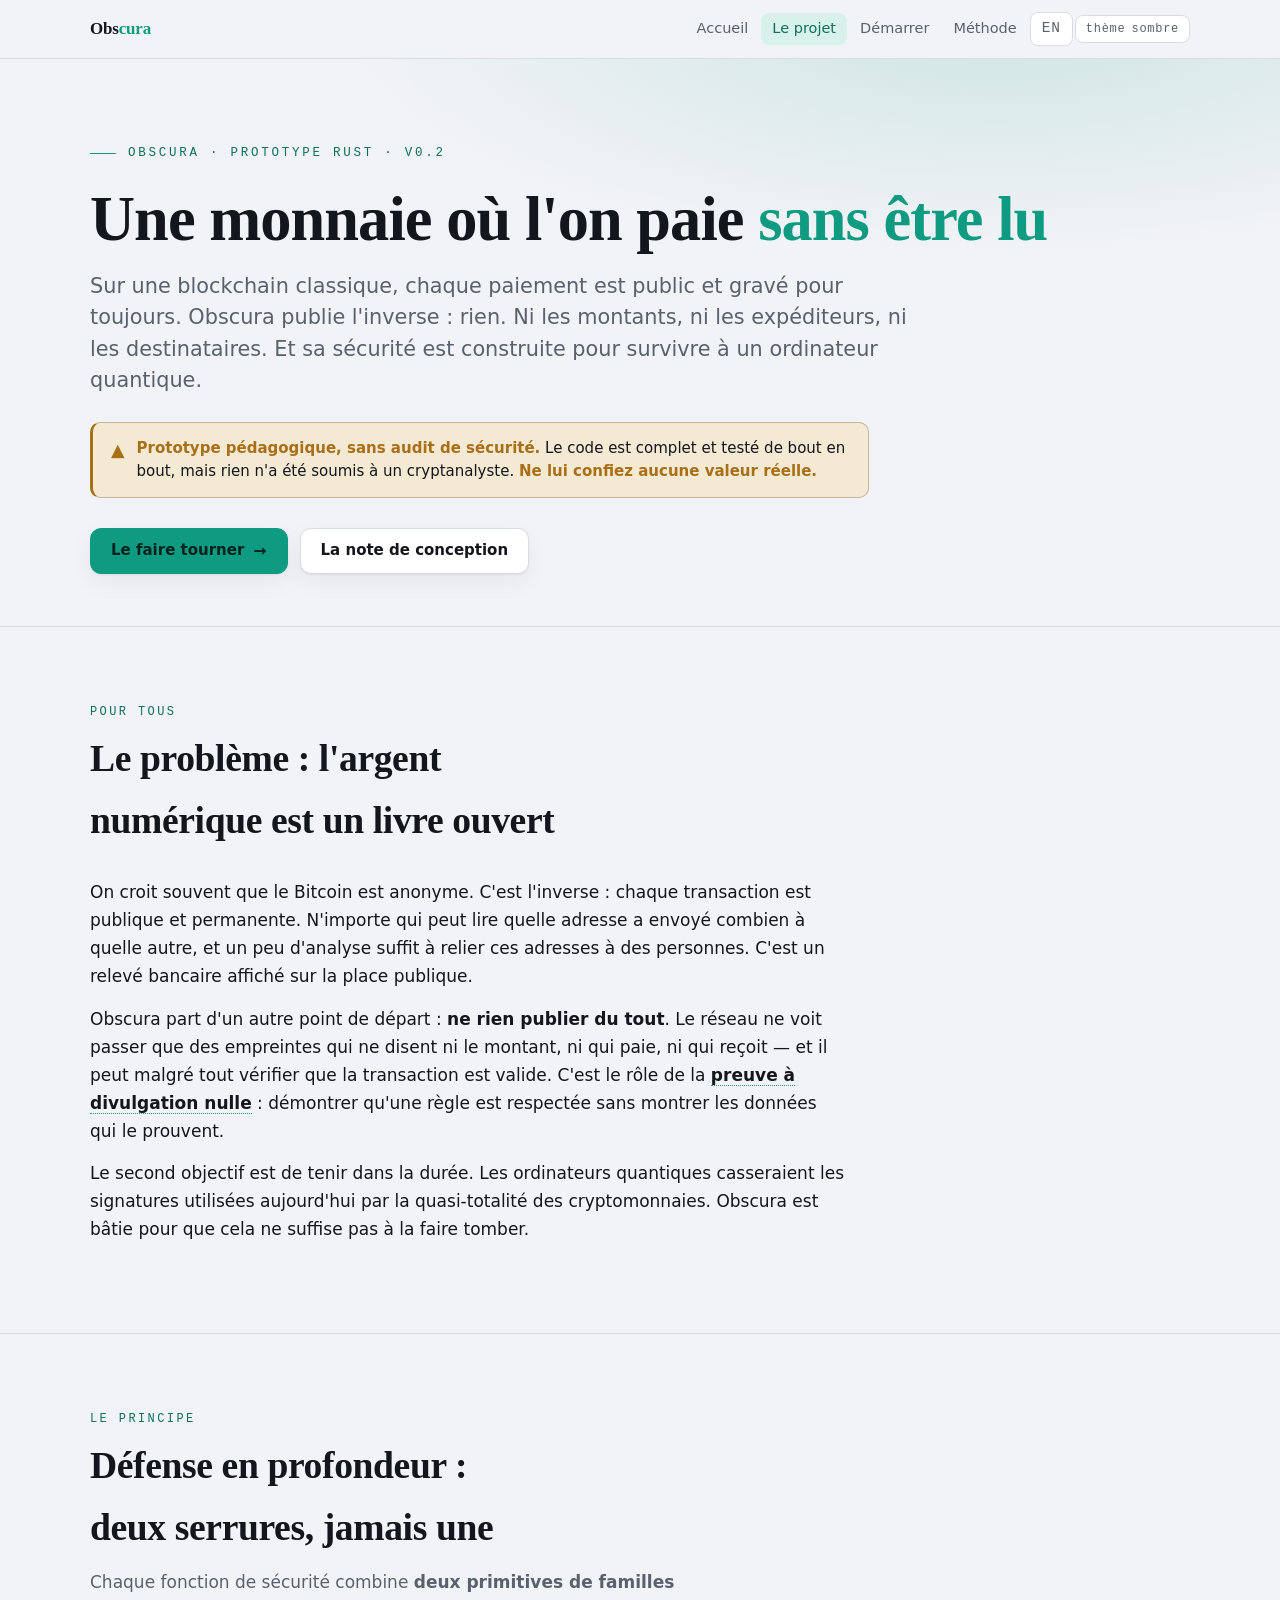
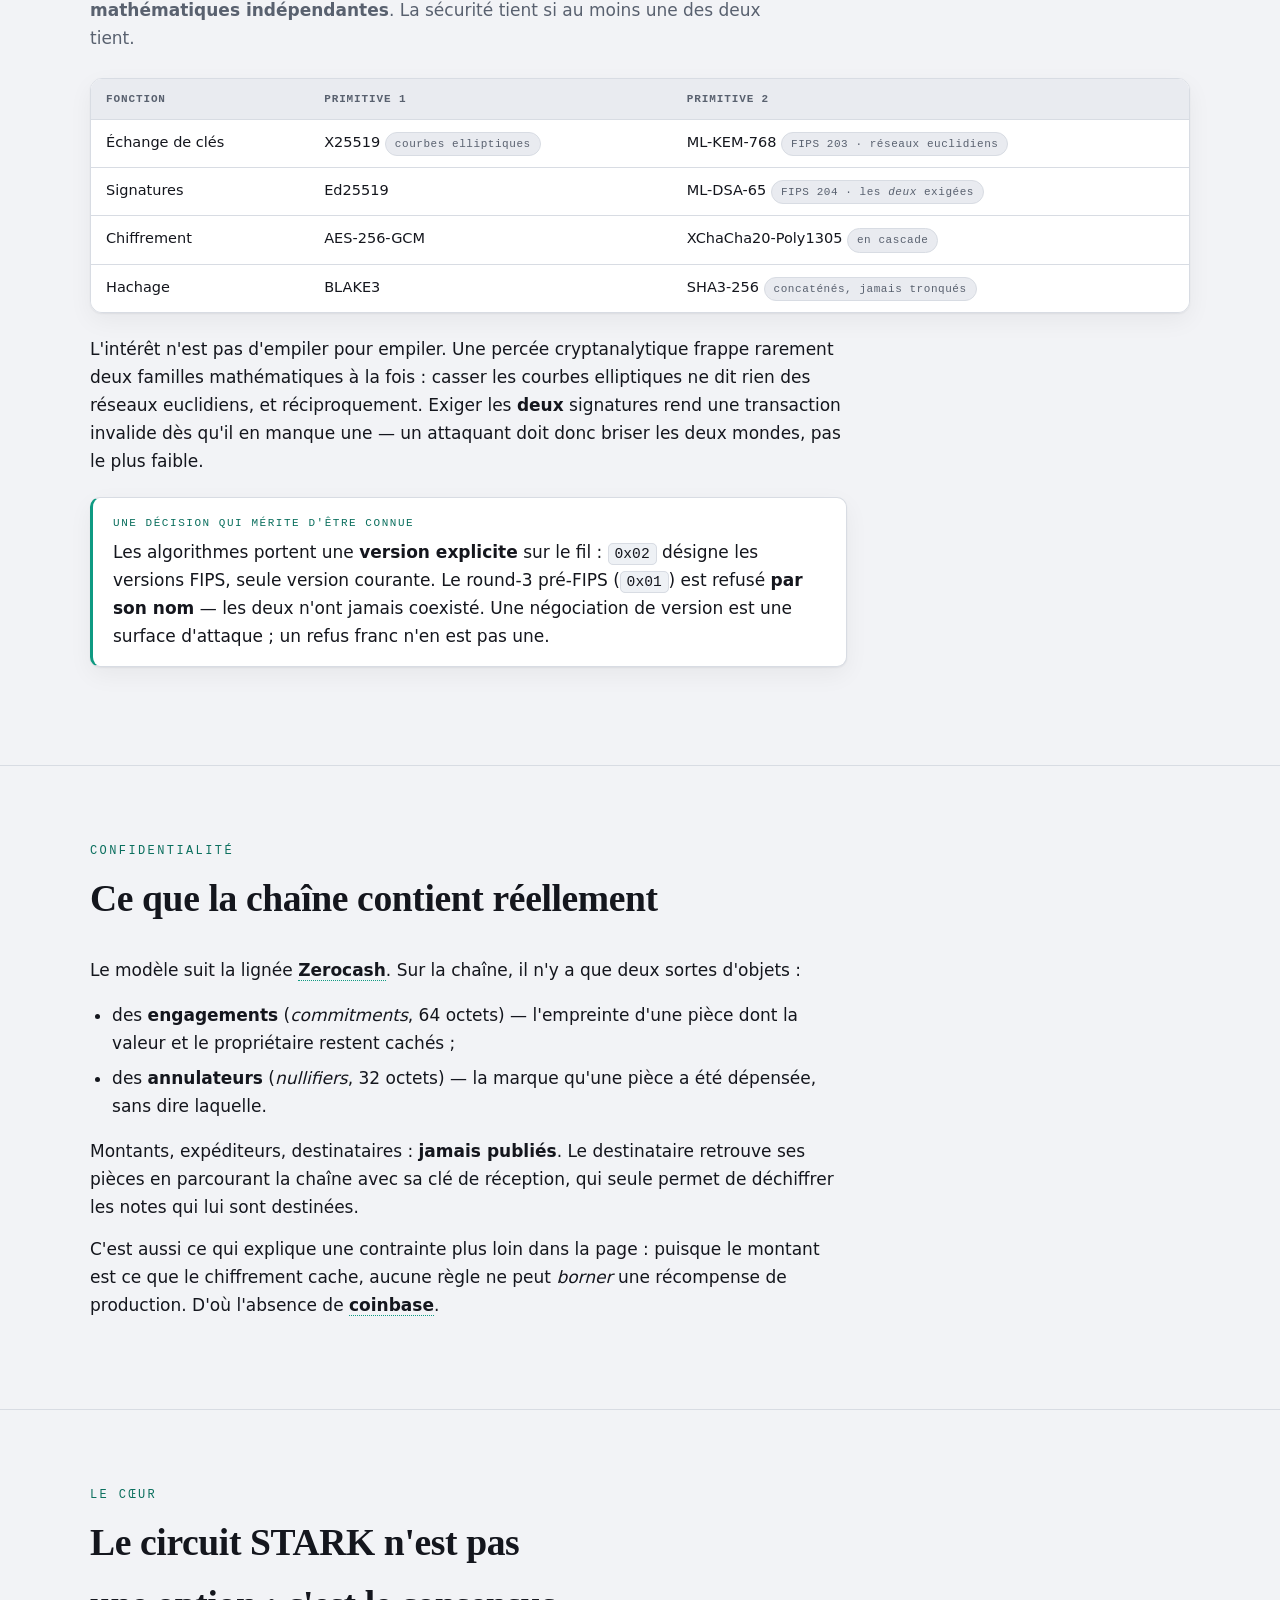
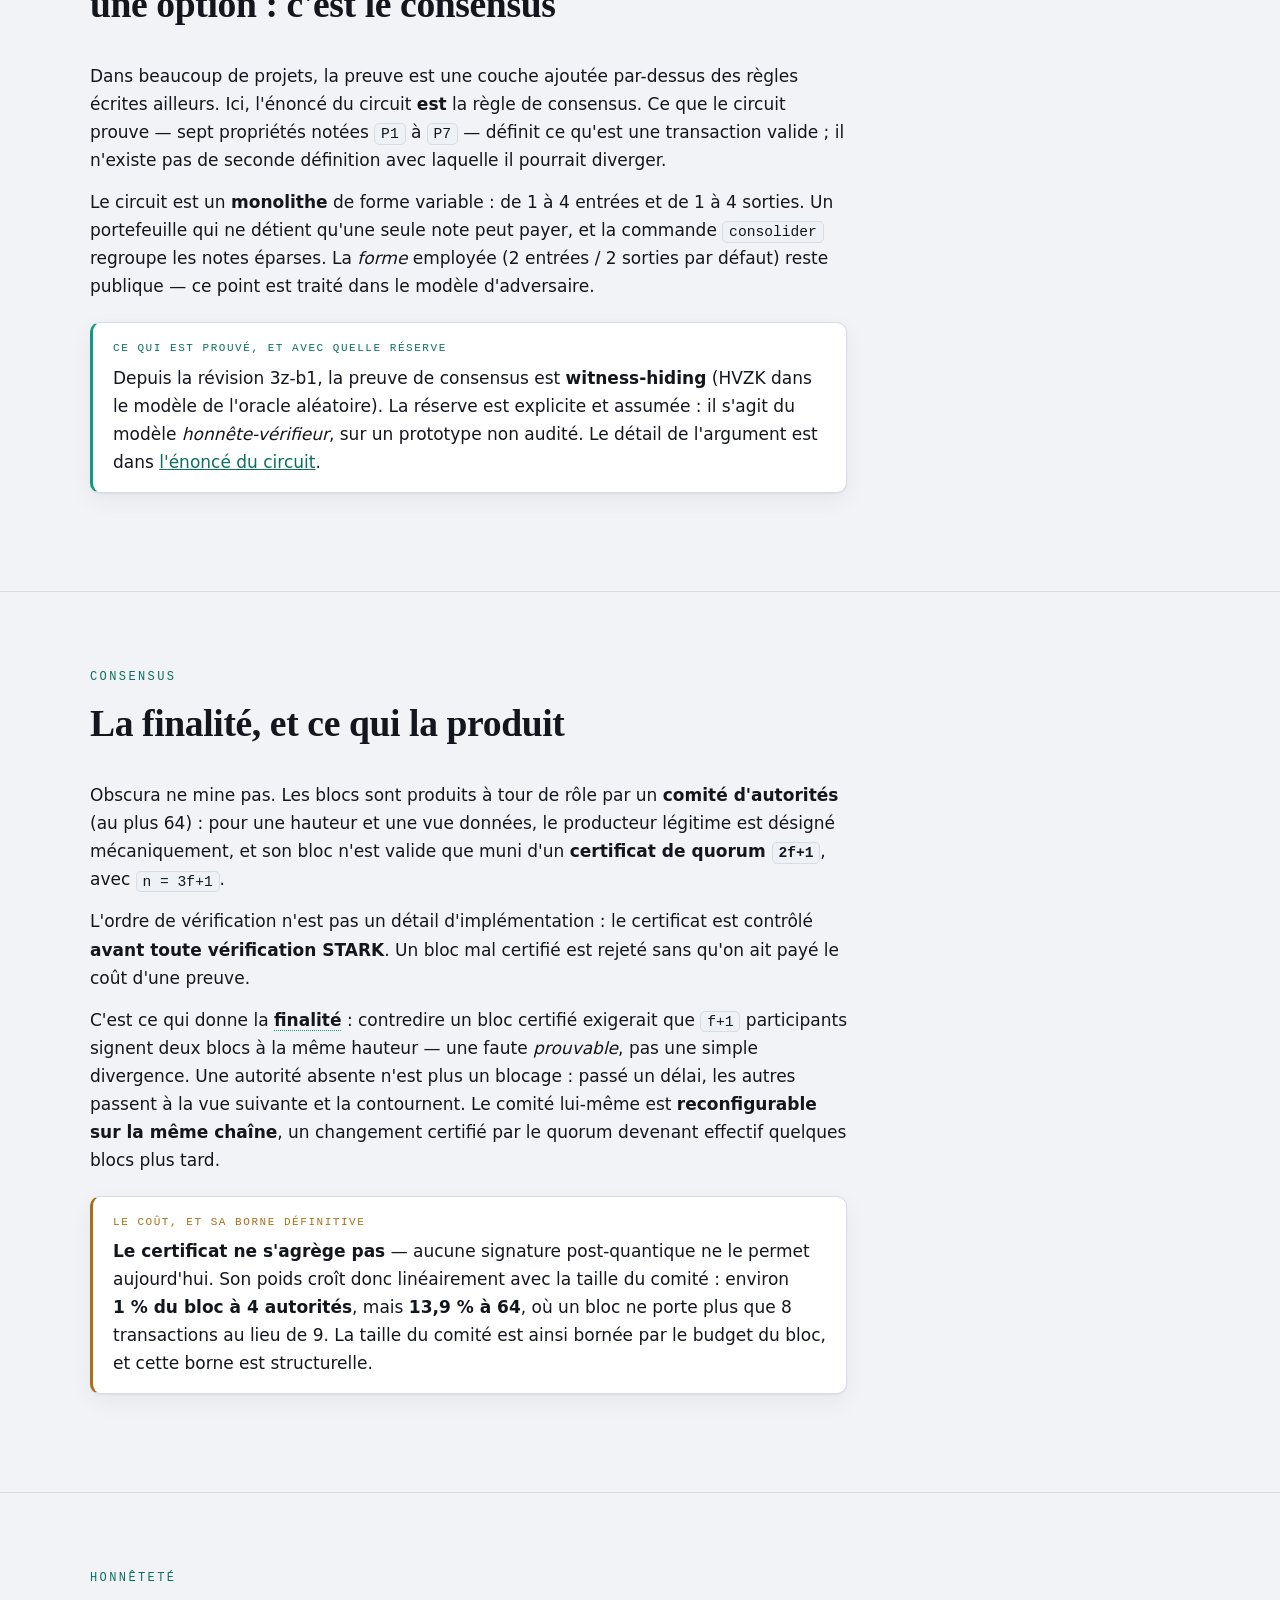
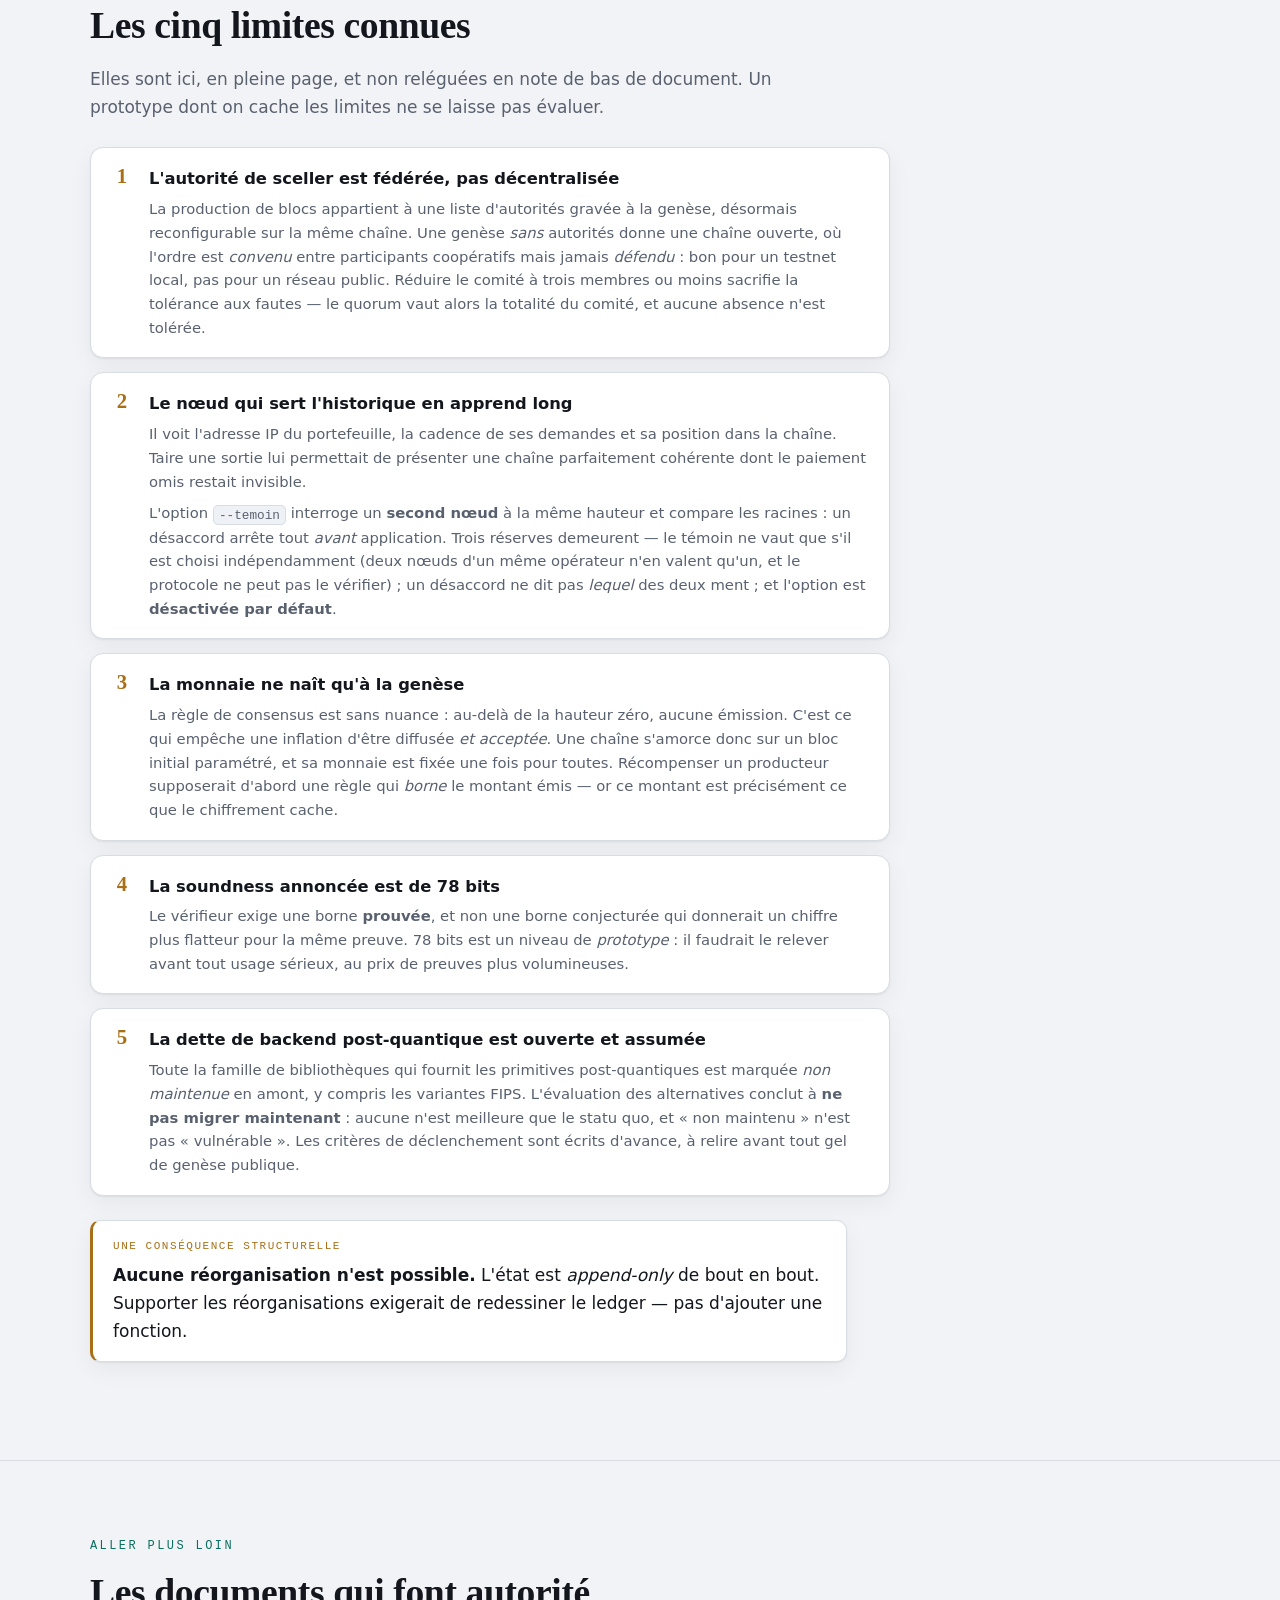
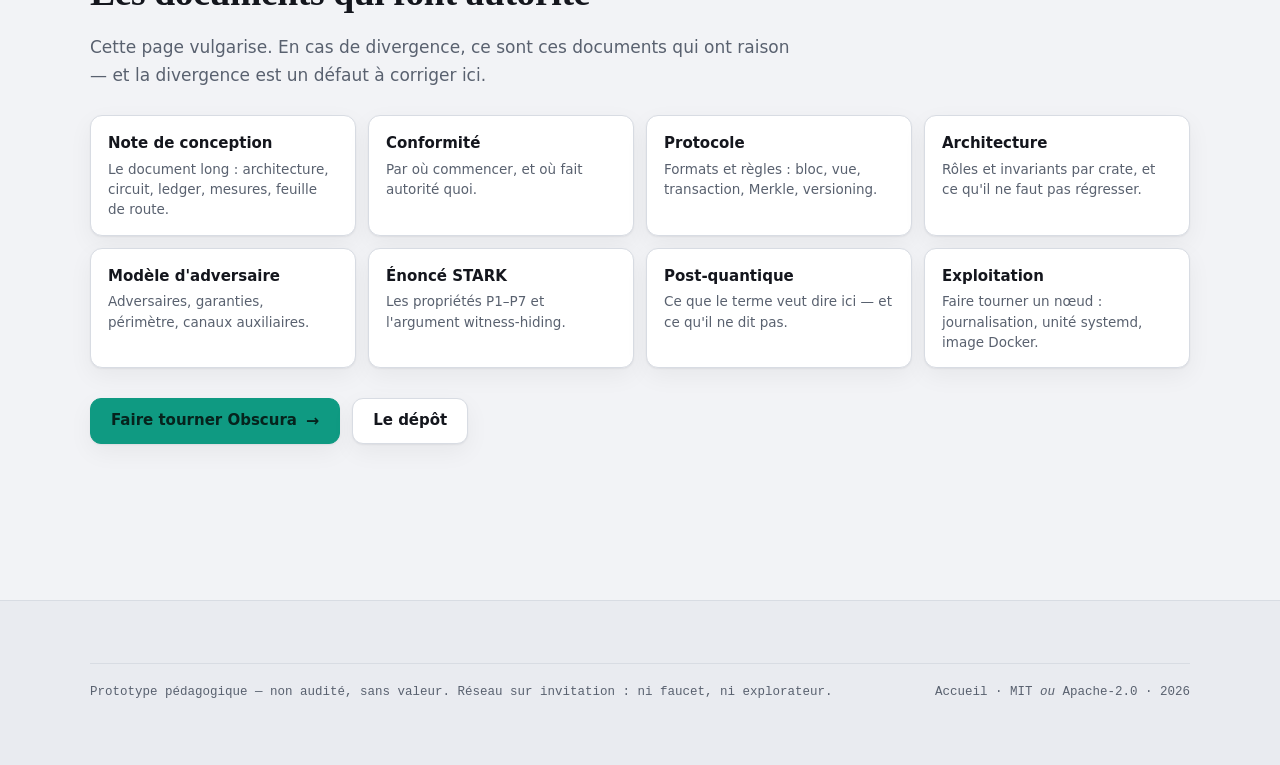
<file: docs/obscura.html>
<!doctype html>
<html lang="fr">
<head>
<meta charset="utf-8">
<meta name="viewport" content="width=device-width, initial-scale=1">
<title>Obscura — monnaie post-quantique conçue pour la confidentialité</title>
<meta name="description" content="Obscura : prototype Rust d'une monnaie numérique où montants, expéditeurs et destinataires ne sont jamais publiés, bâti sur la défense en profondeur et un circuit STARK qui définit le consensus.">
<meta name="color-scheme" content="light dark">
<link rel="alternate" hreflang="en" href="en/obscura.html">
<link rel="alternate" hreflang="fr" href="obscura.html">
<link rel="stylesheet" href="assets/site.css">
</head>
<body>

<a class="skip" href="#contenu">Aller au contenu</a>

<div class="topbar">
  <div class="shell">
    <a class="brand" href="index.html">Obs<span>cura</span></a>
    <nav class="topnav" aria-label="Navigation principale">
      <a href="index.html">Accueil</a>
      <a href="obscura.html" aria-current="page">Le projet</a>
      <a href="demarrer.html">Démarrer</a>
      <a href="methode.html">Méthode</a>
      <a class="ctrl" href="en/obscura.html" hreflang="en" lang="en">EN</a>
      <button type="button" class="ctrl" data-theme-toggle aria-pressed="false">
        thème <span data-theme-label>sombre</span>
      </button>
    </nav>
  </div>
</div>

<header class="hero">
  <div class="shell">
    <p class="eyebrow rise">Obscura &middot; Prototype Rust &middot; v0.2</p>
    <h1 class="title serif rise">Une monnaie où l'on paie <em>sans être lu</em></h1>
    <p class="lede rise">
      Sur une blockchain classique, chaque paiement est public et gravé pour toujours.
      Obscura publie l'inverse : rien. Ni les montants, ni les expéditeurs, ni les
      destinataires. Et sa sécurité est construite pour survivre à un ordinateur quantique.
    </p>
    <div class="warn rise">
      <span class="ico" aria-hidden="true">▲</span>
      <p>
        <strong>Prototype pédagogique, sans audit de sécurité.</strong> Le code est complet
        et testé de bout en bout, mais rien n'a été soumis à un cryptanalyste.
        <strong>Ne lui confiez aucune valeur réelle.</strong>
      </p>
    </div>
    <div class="cta-row rise">
      <a class="btn primary" href="demarrer.html">Le faire tourner <span class="arr" aria-hidden="true">→</span></a>
      <a class="btn" href="obscura-overview.html">La note de conception</a>
    </div>
  </div>
</header>

<main id="contenu">

<!-- ====================================================== couche 1 : pour tous -->
<section class="band">
  <div class="shell">
    <div class="band-head">
      <div class="k">Pour tous</div>
      <h2 class="serif">Le problème : l'argent numérique est un livre ouvert</h2>
    </div>
    <div class="col">
      <p>
        On croit souvent que le Bitcoin est anonyme. C'est l'inverse : chaque transaction
        est publique et permanente. N'importe qui peut lire quelle adresse a envoyé combien
        à quelle autre, et un peu d'analyse suffit à relier ces adresses à des personnes.
        C'est un relevé bancaire affiché sur la place publique.
      </p>
      <p>
        Obscura part d'un autre point de départ : <strong>ne rien publier du tout</strong>.
        Le réseau ne voit passer que des empreintes qui ne disent ni le montant, ni qui
        paie, ni qui reçoit — et il peut malgré tout vérifier que la transaction est
        valide. C'est le rôle de la <em class="term">preuve à divulgation nulle</em> :
        démontrer qu'une règle est respectée sans montrer les données qui le prouvent.
      </p>
      <p>
        Le second objectif est de tenir dans la durée. Les ordinateurs quantiques
        casseraient les signatures utilisées aujourd'hui par la quasi-totalité des
        cryptomonnaies. Obscura est bâtie pour que cela ne suffise pas à la faire tomber.
      </p>
    </div>
  </div>
</section>

<!-- ================================================ couche 2 : deux serrures -->
<section class="band">
  <div class="shell">
    <div class="band-head">
      <div class="k">Le principe</div>
      <h2 class="serif">Défense en profondeur : deux serrures, jamais une</h2>
      <p class="sub">
        Chaque fonction de sécurité combine <strong>deux primitives de familles
        mathématiques indépendantes</strong>. La sécurité tient si au moins une des deux tient.
      </p>
    </div>
    <div class="tbl-wrap">
      <table>
        <thead>
          <tr><th>Fonction</th><th>Primitive 1</th><th>Primitive 2</th></tr>
        </thead>
        <tbody>
          <tr>
            <td>Échange de clés</td>
            <td>X25519 <span class="tag">courbes elliptiques</span></td>
            <td>ML-KEM-768 <span class="tag">FIPS&nbsp;203 · réseaux euclidiens</span></td>
          </tr>
          <tr>
            <td>Signatures</td>
            <td>Ed25519</td>
            <td>ML-DSA-65 <span class="tag">FIPS&nbsp;204 · les <em>deux</em> exigées</span></td>
          </tr>
          <tr>
            <td>Chiffrement</td>
            <td>AES-256-GCM</td>
            <td>XChaCha20-Poly1305 <span class="tag">en cascade</span></td>
          </tr>
          <tr>
            <td>Hachage</td>
            <td>BLAKE3</td>
            <td>SHA3-256 <span class="tag">concaténés, jamais tronqués</span></td>
          </tr>
        </tbody>
      </table>
    </div>
    <div class="col">
      <p>
        L'intérêt n'est pas d'empiler pour empiler. Une percée cryptanalytique frappe
        rarement deux familles mathématiques à la fois : casser les courbes elliptiques
        ne dit rien des réseaux euclidiens, et réciproquement. Exiger les
        <strong>deux</strong> signatures rend une transaction invalide dès qu'il en manque
        une — un attaquant doit donc briser les deux mondes, pas le plus faible.
      </p>
      <div class="callout">
        <span class="lab">Une décision qui mérite d'être connue</span>
        <p>
          Les algorithmes portent une <strong>version explicite</strong> sur le fil :
          <code>0x02</code> désigne les versions FIPS, seule version courante. Le round-3
          pré-FIPS (<code>0x01</code>) est refusé <strong>par son nom</strong> — les deux
          n'ont jamais coexisté. Une négociation de version est une surface d'attaque ;
          un refus franc n'en est pas une.
        </p>
      </div>
    </div>
  </div>
</section>

<!-- ============================================ couche 3 : confidentialité -->
<section class="band">
  <div class="shell">
    <div class="band-head">
      <div class="k">Confidentialité</div>
      <h2 class="serif">Ce que la chaîne contient réellement</h2>
    </div>
    <div class="col">
      <p>
        Le modèle suit la lignée <em class="term">Zerocash</em>. Sur la chaîne, il n'y a que
        deux sortes d'objets :
      </p>
      <ul>
        <li>des <strong>engagements</strong> (<em>commitments</em>, 64 octets) — l'empreinte
          d'une pièce dont la valeur et le propriétaire restent cachés ;</li>
        <li>des <strong>annulateurs</strong> (<em>nullifiers</em>, 32 octets) — la marque
          qu'une pièce a été dépensée, sans dire laquelle.</li>
      </ul>
      <p>
        Montants, expéditeurs, destinataires : <strong>jamais publiés</strong>. Le
        destinataire retrouve ses pièces en parcourant la chaîne avec sa clé de réception,
        qui seule permet de déchiffrer les notes qui lui sont destinées.
      </p>
      <p>
        C'est aussi ce qui explique une contrainte plus loin dans la page : puisque le
        montant est ce que le chiffrement cache, aucune règle ne peut <em>borner</em> une
        récompense de production. D'où l'absence de <em class="term">coinbase</em>.
      </p>
    </div>
  </div>
</section>

<!-- ==================================================== couche 4 : le STARK -->
<section class="band">
  <div class="shell">
    <div class="band-head">
      <div class="k">Le cœur</div>
      <h2 class="serif">Le circuit STARK n'est pas une option : c'est le consensus</h2>
    </div>
    <div class="col">
      <p>
        Dans beaucoup de projets, la preuve est une couche ajoutée par-dessus des règles
        écrites ailleurs. Ici, l'énoncé du circuit <strong>est</strong> la règle de
        consensus. Ce que le circuit prouve — sept propriétés notées <code>P1</code> à
        <code>P7</code> — définit ce qu'est une transaction valide ; il n'existe pas de
        seconde définition avec laquelle il pourrait diverger.
      </p>
      <p>
        Le circuit est un <strong>monolithe</strong> de forme variable : de 1 à 4 entrées
        et de 1 à 4 sorties. Un portefeuille qui ne détient qu'une seule note peut payer,
        et la commande <code>consolider</code> regroupe les notes éparses. La
        <em>forme</em> employée (2 entrées / 2 sorties par défaut) reste publique — ce
        point est traité dans le modèle d'adversaire.
      </p>
      <div class="callout">
        <span class="lab">Ce qui est prouvé, et avec quelle réserve</span>
        <p>
          Depuis la révision 3z-b1, la preuve de consensus est <strong>witness-hiding</strong>
          (HVZK dans le modèle de l'oracle aléatoire). La réserve est explicite et
          assumée : il s'agit du modèle <em>honnête-vérifieur</em>, sur un prototype non
          audité. Le détail de l'argument est dans
          <a href="https://github.com/nailiwalid-del/obscura/blob/master/docs/STARK_STATEMENT.md">l'énoncé du circuit</a>.
        </p>
      </div>
    </div>
  </div>
</section>

<!-- ====================================================== couche 5 : le BFT -->
<section class="band">
  <div class="shell">
    <div class="band-head">
      <div class="k">Consensus</div>
      <h2 class="serif">La finalité, et ce qui la produit</h2>
    </div>
    <div class="col">
      <p>
        Obscura ne mine pas. Les blocs sont produits à tour de rôle par un
        <strong>comité d'autorités</strong> (au plus 64) : pour une hauteur et une vue
        données, le producteur légitime est désigné mécaniquement, et son bloc n'est valide
        que muni d'un <strong>certificat de quorum <code>2f+1</code></strong>, avec
        <code>n = 3f+1</code>.
      </p>
      <p>
        L'ordre de vérification n'est pas un détail d'implémentation : le certificat est
        contrôlé <strong>avant toute vérification STARK</strong>. Un bloc mal certifié est
        rejeté sans qu'on ait payé le coût d'une preuve.
      </p>
      <p>
        C'est ce qui donne la <em class="term">finalité</em> : contredire un bloc certifié
        exigerait que <code>f+1</code> participants signent deux blocs à la même hauteur —
        une faute <em>prouvable</em>, pas une simple divergence. Une autorité absente n'est
        plus un blocage : passé un délai, les autres passent à la vue suivante et la
        contournent. Le comité lui-même est <strong>reconfigurable sur la même chaîne</strong>,
        un changement certifié par le quorum devenant effectif quelques blocs plus tard.
      </p>
      <div class="callout secret">
        <span class="lab">Le coût, et sa borne définitive</span>
        <p>
          <strong>Le certificat ne s'agrège pas</strong> — aucune signature post-quantique
          ne le permet aujourd'hui. Son poids croît donc linéairement avec la taille du
          comité : environ <strong>1&nbsp;% du bloc à 4 autorités</strong>, mais
          <strong>13,9&nbsp;% à 64</strong>, où un bloc ne porte plus que 8 transactions au
          lieu de 9. La taille du comité est ainsi bornée par le budget du bloc, et cette
          borne est structurelle.
        </p>
      </div>
    </div>
  </div>
</section>

<!-- ================================================= couche 6 : les limites -->
<section class="band">
  <div class="shell">
    <div class="band-head">
      <div class="k">Honnêteté</div>
      <h2 class="serif">Les cinq limites connues</h2>
      <p class="sub">
        Elles sont ici, en pleine page, et non reléguées en note de bas de document.
        Un prototype dont on cache les limites ne se laisse pas évaluer.
      </p>
    </div>

    <div class="limits">
      <div class="limit">
        <h4>L'autorité de sceller est fédérée, pas décentralisée</h4>
        <p>
          La production de blocs appartient à une liste d'autorités gravée à la genèse,
          désormais reconfigurable sur la même chaîne. Une genèse <em>sans</em> autorités
          donne une chaîne ouverte, où l'ordre est <em>convenu</em> entre participants
          coopératifs mais jamais <em>défendu</em> : bon pour un testnet local, pas pour un
          réseau public. Réduire le comité à trois membres ou moins sacrifie la tolérance
          aux fautes — le quorum vaut alors la totalité du comité, et aucune absence n'est
          tolérée.
        </p>
      </div>

      <div class="limit">
        <h4>Le nœud qui sert l'historique en apprend long</h4>
        <p>
          Il voit l'adresse IP du portefeuille, la cadence de ses demandes et sa position
          dans la chaîne. Taire une sortie lui permettait de présenter une chaîne
          parfaitement cohérente dont le paiement omis restait invisible.
        </p>
        <p>
          L'option <code>--temoin</code> interroge un <strong>second nœud</strong> à la même
          hauteur et compare les racines : un désaccord arrête tout <em>avant</em>
          application. Trois réserves demeurent — le témoin ne vaut que s'il est choisi
          indépendamment (deux nœuds d'un même opérateur n'en valent qu'un, et le protocole
          ne peut pas le vérifier) ; un désaccord ne dit pas <em>lequel</em> des deux ment ;
          et l'option est <strong>désactivée par défaut</strong>.
        </p>
      </div>

      <div class="limit">
        <h4>La monnaie ne naît qu'à la genèse</h4>
        <p>
          La règle de consensus est sans nuance : au-delà de la hauteur zéro, aucune
          émission. C'est ce qui empêche une inflation d'être diffusée <em>et acceptée</em>.
          Une chaîne s'amorce donc sur un bloc initial paramétré, et sa monnaie est fixée
          une fois pour toutes. Récompenser un producteur supposerait d'abord une règle qui
          <em>borne</em> le montant émis — or ce montant est précisément ce que le
          chiffrement cache.
        </p>
      </div>

      <div class="limit">
        <h4>La soundness annoncée est de 78 bits</h4>
        <p>
          Le vérifieur exige une borne <strong>prouvée</strong>, et non une borne
          conjecturée qui donnerait un chiffre plus flatteur pour la même preuve.
          78 bits est un niveau de <em>prototype</em> : il faudrait le relever avant tout
          usage sérieux, au prix de preuves plus volumineuses.
        </p>
      </div>

      <div class="limit">
        <h4>La dette de backend post-quantique est ouverte et assumée</h4>
        <p>
          Toute la famille de bibliothèques qui fournit les primitives post-quantiques est
          marquée <em>non maintenue</em> en amont, y compris les variantes FIPS.
          L'évaluation des alternatives conclut à <strong>ne pas migrer maintenant</strong> :
          aucune n'est meilleure que le statu quo, et « non maintenu » n'est pas
          « vulnérable ». Les critères de déclenchement sont écrits d'avance, à relire avant
          tout gel de genèse publique.
        </p>
      </div>
    </div>

    <div class="col">
      <div class="callout secret">
        <span class="lab">Une conséquence structurelle</span>
        <p>
          <strong>Aucune réorganisation n'est possible.</strong> L'état est
          <em>append-only</em> de bout en bout. Supporter les réorganisations exigerait de
          redessiner le ledger — pas d'ajouter une fonction.
        </p>
      </div>
    </div>
  </div>
</section>

<!-- ============================================================ pour aller plus loin -->
<section class="band">
  <div class="shell">
    <div class="band-head">
      <div class="k">Aller plus loin</div>
      <h2 class="serif">Les documents qui font autorité</h2>
      <p class="sub">
        Cette page vulgarise. En cas de divergence, ce sont ces documents qui ont raison —
        et la divergence est un défaut à corriger ici.
      </p>
    </div>
    <div class="linklist">
      <a href="obscura-overview.html">
        <span class="n">Note de conception</span>
        <span class="d">Le document long : architecture, circuit, ledger, mesures, feuille de route.</span>
      </a>
      <a href="https://github.com/nailiwalid-del/obscura/blob/master/docs/CONFORMITE.md">
        <span class="n">Conformité</span>
        <span class="d">Par où commencer, et où fait autorité quoi.</span>
      </a>
      <a href="https://github.com/nailiwalid-del/obscura/blob/master/docs/PROTOCOL.md">
        <span class="n">Protocole</span>
        <span class="d">Formats et règles : bloc, vue, transaction, Merkle, versioning.</span>
      </a>
      <a href="https://github.com/nailiwalid-del/obscura/blob/master/docs/ARCHITECTURE.md">
        <span class="n">Architecture</span>
        <span class="d">Rôles et invariants par crate, et ce qu'il ne faut pas régresser.</span>
      </a>
      <a href="https://github.com/nailiwalid-del/obscura/blob/master/docs/THREAT_MODEL.md">
        <span class="n">Modèle d'adversaire</span>
        <span class="d">Adversaires, garanties, périmètre, canaux auxiliaires.</span>
      </a>
      <a href="https://github.com/nailiwalid-del/obscura/blob/master/docs/STARK_STATEMENT.md">
        <span class="n">Énoncé STARK</span>
        <span class="d">Les propriétés P1–P7 et l'argument witness-hiding.</span>
      </a>
      <a href="https://github.com/nailiwalid-del/obscura/blob/master/docs/POST_QUANTIQUE.md">
        <span class="n">Post-quantique</span>
        <span class="d">Ce que le terme veut dire ici — et ce qu'il ne dit pas.</span>
      </a>
      <a href="https://github.com/nailiwalid-del/obscura/blob/master/docs/OPERATEUR.md">
        <span class="n">Exploitation</span>
        <span class="d">Faire tourner un nœud : journalisation, unité systemd, image Docker.</span>
      </a>
    </div>
    <div class="col">
      <div class="cta-row">
        <a class="btn primary" href="demarrer.html">Faire tourner Obscura <span class="arr" aria-hidden="true">→</span></a>
        <a class="btn" href="https://github.com/nailiwalid-del/obscura">Le dépôt</a>
      </div>
    </div>
  </div>
</section>

</main>

<footer class="footer">
  <div class="shell">
    <div class="bottom">
      <span class="mono">Prototype pédagogique — non audité, sans valeur. Réseau sur invitation : ni faucet, ni explorateur.</span>
      <span class="mono"><a href="index.html">Accueil</a> &middot; MIT <em>ou</em> Apache-2.0 &middot; <span data-year>2026</span></span>
    </div>
  </div>
</footer>

<script src="assets/site.js"></script>
</body>
</html>
</file>
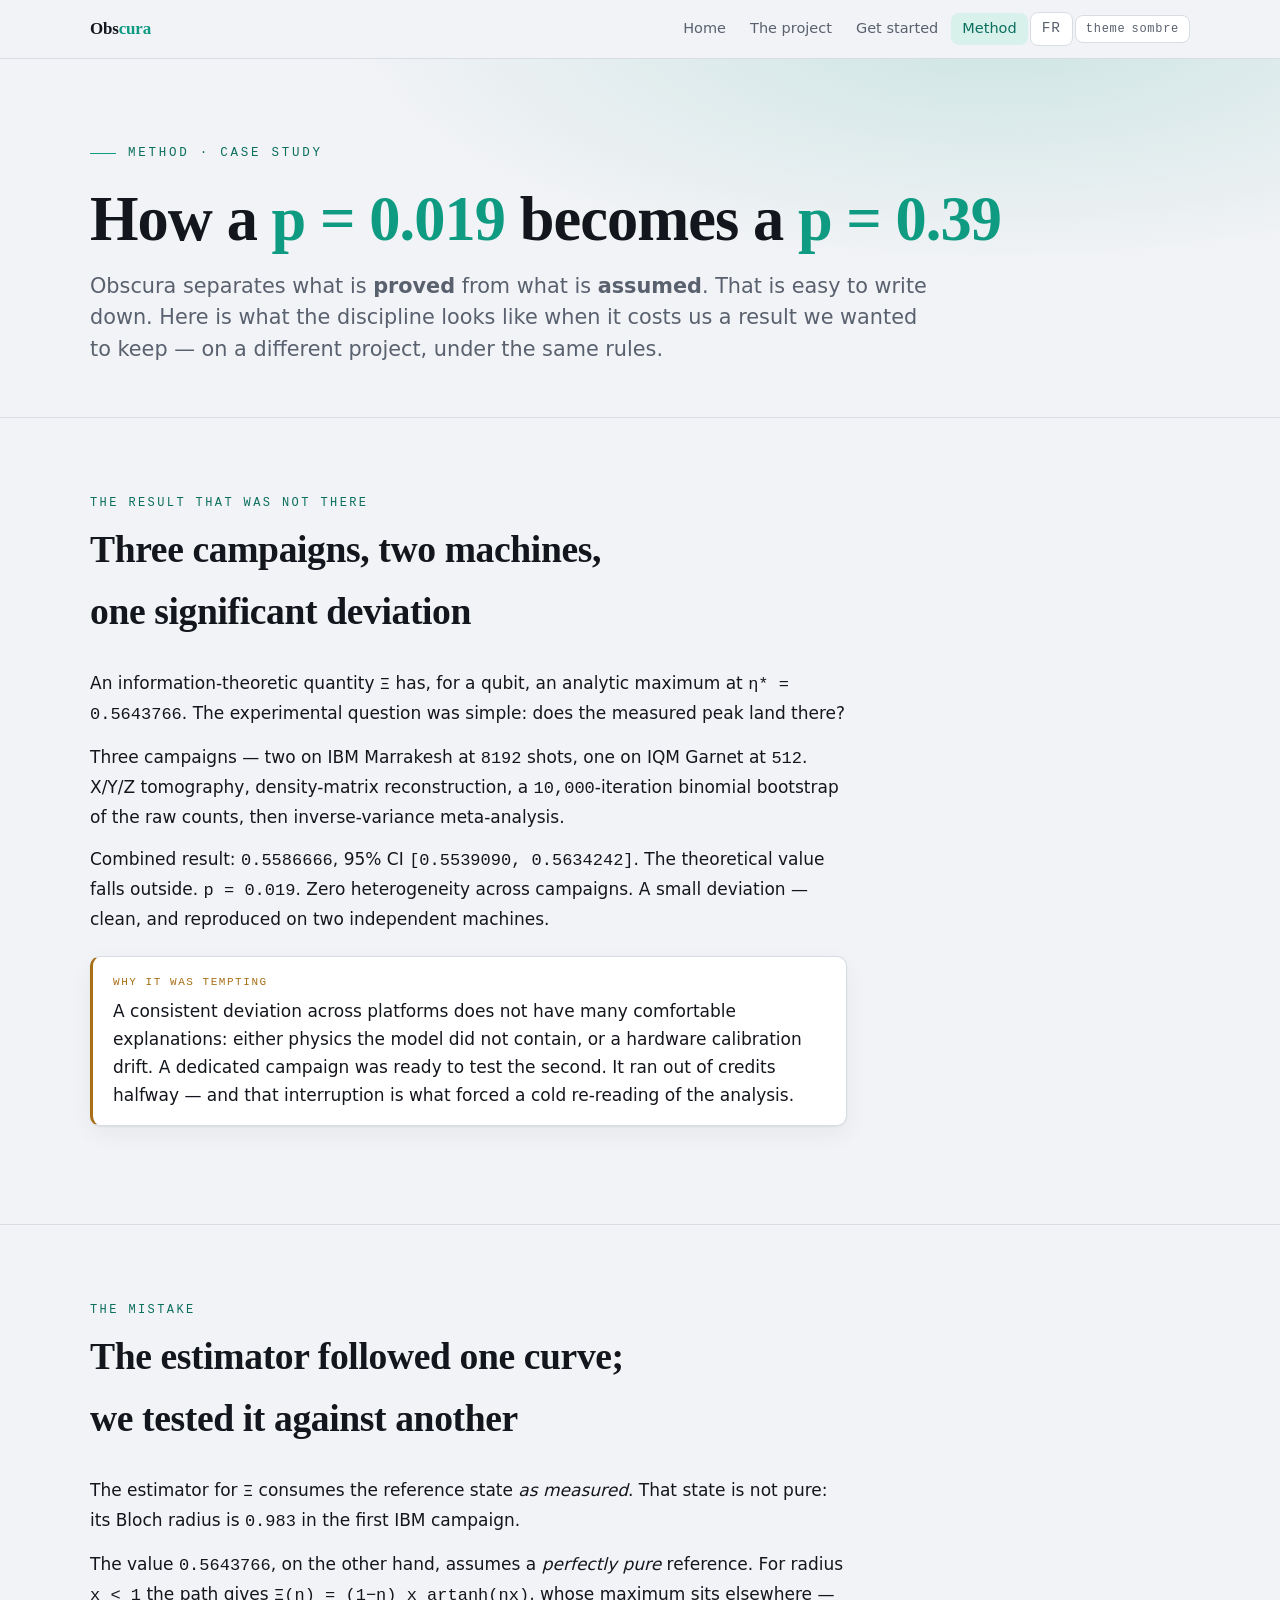
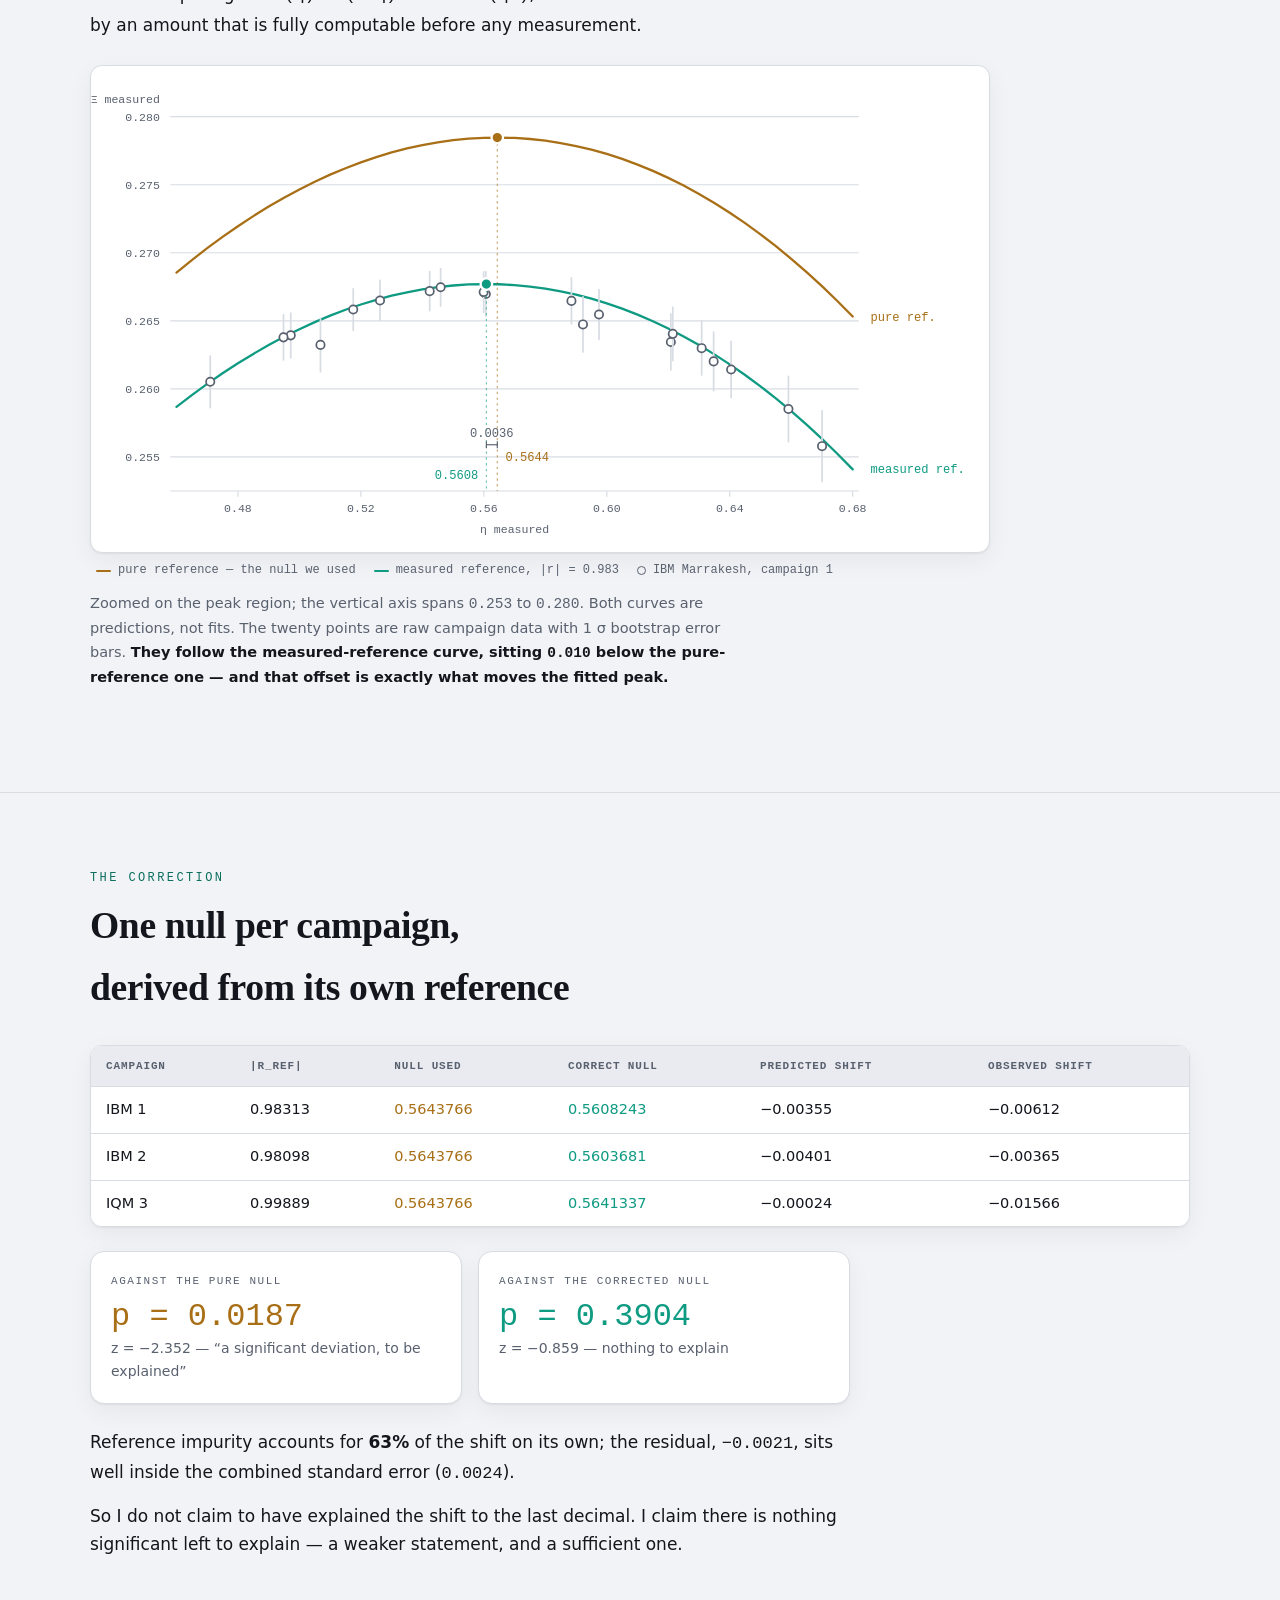
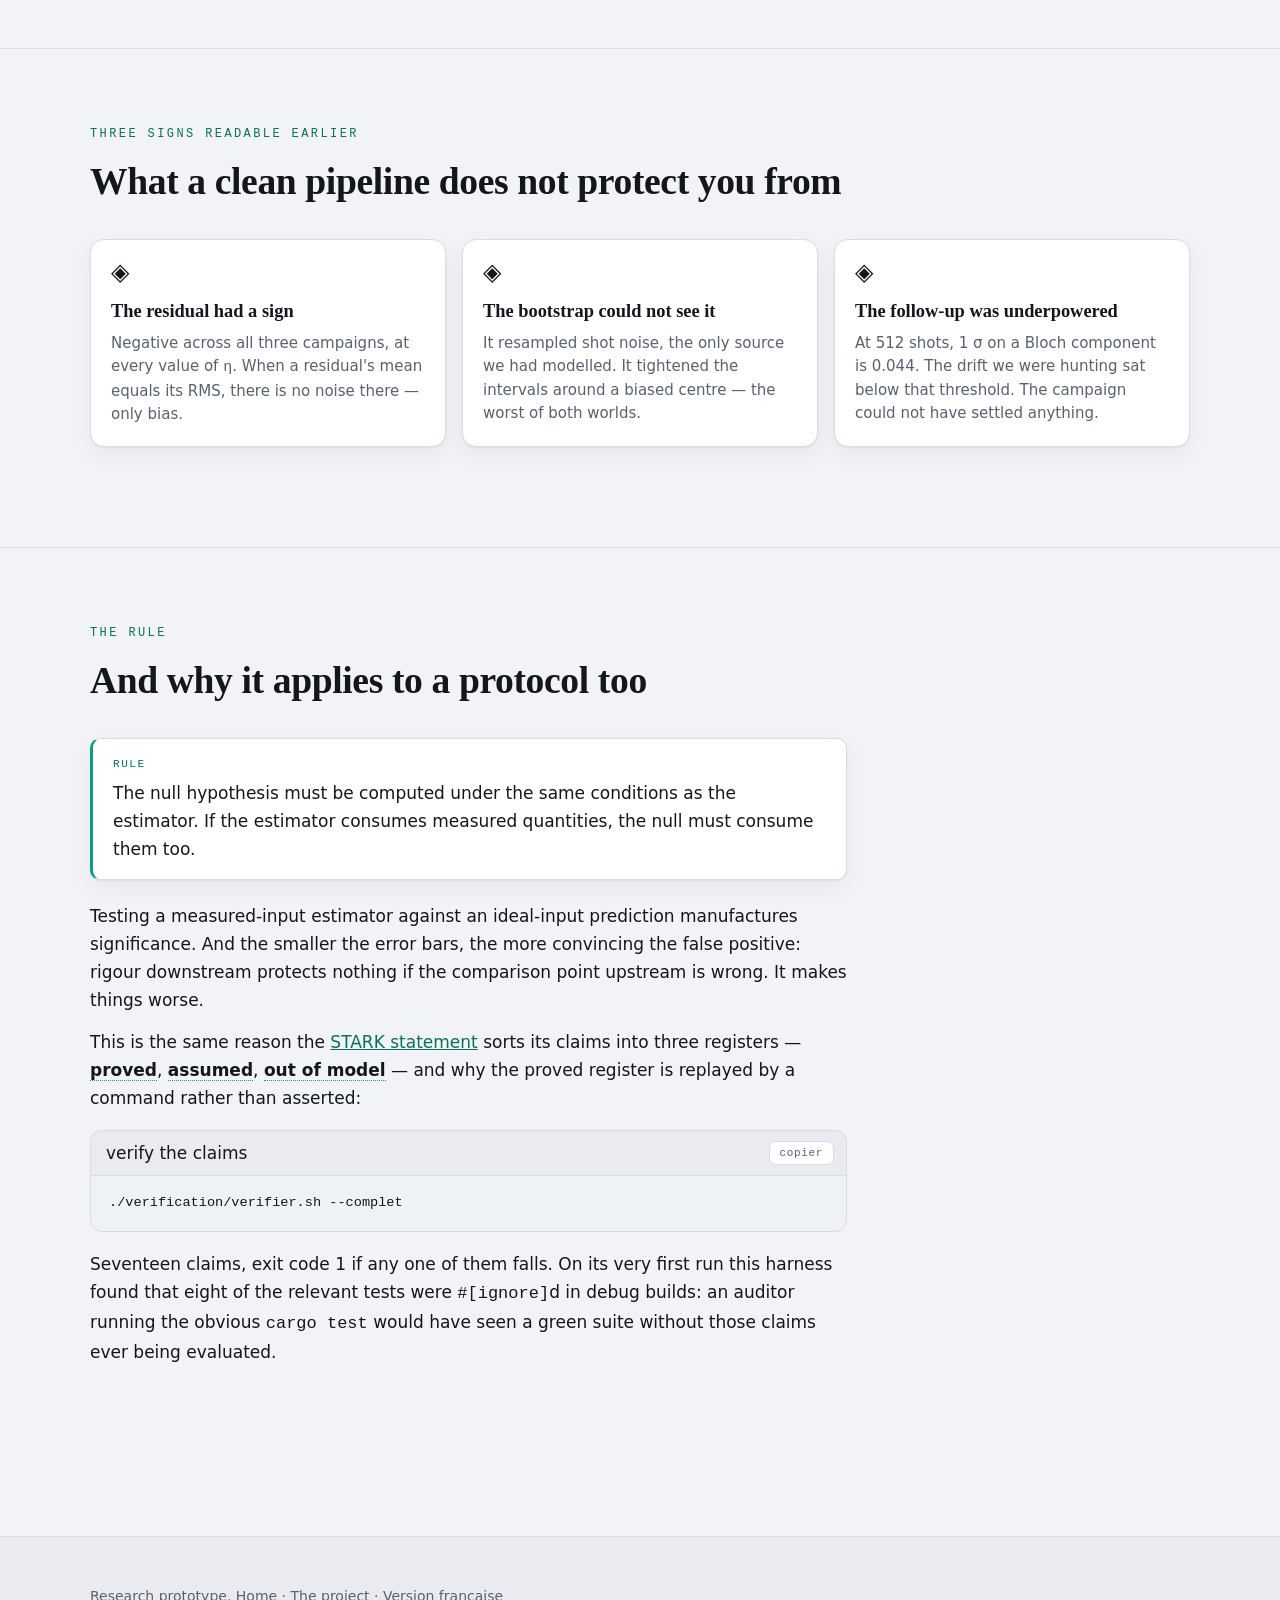
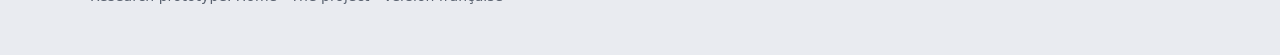
<file: docs/en/method.html>
<!doctype html>
<html lang="en">
<head>
<meta charset="utf-8">
<meta name="viewport" content="width=device-width, initial-scale=1">
<title>Method — how a p = 0.019 becomes a p = 0.39</title>
<meta name="description" content="A case study: a significant deviation across three quantum-processor campaigns, explained by estimator bias rather than physics. Proof discipline applied to a result we wanted to keep.">
<meta name="color-scheme" content="light dark">
<link rel="alternate" hreflang="fr" href="../methode.html">
<link rel="alternate" hreflang="en" href="method.html">
<link rel="stylesheet" href="../assets/site.css">
<style>
  .fig{margin:26px 0; max-width:900px}
  .fig .plot{background:var(--surface); border:1px solid var(--line);
    border-radius:12px; box-shadow:var(--shadow); padding:16px 10px 8px}
  .fig svg{display:block; width:100%; height:auto; overflow:visible}
  .fig figcaption{color:var(--muted); font-size:14.5px; margin-top:12px; max-width:72ch}
  .fig figcaption b{color:var(--ink)}
  .leg{display:flex; flex-wrap:wrap; gap:18px; padding:8px 6px 0;
    font-family:ui-monospace,Menlo,monospace; font-size:12px; color:var(--muted)}
  .leg span{display:inline-flex; align-items:center; gap:7px}
  .leg i{width:15px; height:2px; border-radius:1px; flex:none}
  .leg i.pt{width:9px; height:9px; border-radius:50%; border:1.5px solid var(--muted)}
  .tick{font-family:ui-monospace,Menlo,monospace; font-size:10px; fill:var(--muted);
    font-variant-numeric:tabular-nums}
  .dlab{font-family:ui-monospace,Menlo,monospace; font-size:10.5px; font-weight:500}
  .verdicts{display:grid; gap:16px; grid-template-columns:repeat(auto-fit,minmax(240px,1fr));
    margin:24px 0; max-width:760px}
  .vd{background:var(--surface); border:1px solid var(--line); border-radius:14px;
    padding:20px; box-shadow:var(--shadow)}
  .vd .lab{font-family:ui-monospace,Menlo,monospace; font-size:11px; letter-spacing:.14em;
    text-transform:uppercase; color:var(--muted); display:block}
  .vd .big{font-family:ui-monospace,Menlo,monospace; font-size:2rem; line-height:1.1;
    margin:.25em 0 .1em; font-variant-numeric:tabular-nums}
  .vd.a .big{color:var(--serie-a)}
  .vd.b .big{color:var(--serie-b)}
  .vd .sub{color:var(--muted); font-size:14px; margin:0}
  td.sa{color:var(--serie-a)}
  td.sb{color:var(--serie-b)}
  table.num td{font-variant-numeric:tabular-nums; white-space:nowrap}
</style>
</head>
<body>

<a class="skip" href="#content">Skip to content</a>

<div class="topbar">
  <div class="shell">
    <a class="brand" href="index.html">Obs<span>cura</span></a>
    <nav class="topnav" aria-label="Main navigation">
      <a href="index.html">Home</a>
      <a href="obscura.html">The project</a>
      <a href="start.html">Get started</a>
      <a href="method.html" aria-current="page">Method</a>
      <a class="ctrl" href="../methode.html" hreflang="fr" lang="fr">FR</a>
      <button type="button" class="ctrl" data-theme-toggle aria-pressed="false">
        theme <span data-theme-label>dark</span>
      </button>
    </nav>
  </div>
</div>

<header class="hero">
  <div class="shell">
    <p class="eyebrow rise">Method &middot; case study</p>
    <h1 class="title serif rise">How a <em>p&nbsp;=&nbsp;0.019</em> becomes a <em>p&nbsp;=&nbsp;0.39</em></h1>
    <p class="lede rise">
      Obscura separates what is <strong>proved</strong> from what is
      <strong>assumed</strong>. That is easy to write down. Here is what the discipline
      looks like when it costs us a result we wanted to keep — on a different project,
      under the same rules.
    </p>
  </div>
</header>

<main id="content">

<section class="band">
  <div class="shell">
    <div class="band-head">
      <div class="k">The result that was not there</div>
      <h2 class="serif">Three campaigns, two machines, one significant deviation</h2>
    </div>
    <div class="col">
      <p>
        An information-theoretic quantity <span class="mono">Ξ</span> has, for a qubit, an
        analytic maximum at <span class="mono">η* = 0.5643766</span>. The experimental
        question was simple: does the measured peak land there?
      </p>
      <p>
        Three campaigns — two on IBM Marrakesh at <span class="mono">8192</span> shots, one
        on IQM Garnet at <span class="mono">512</span>. X/Y/Z tomography, density-matrix
        reconstruction, a <span class="mono">10,000</span>-iteration binomial bootstrap of
        the raw counts, then inverse-variance meta-analysis.
      </p>
      <p>
        Combined result: <span class="mono">0.5586666</span>, 95% CI
        <span class="mono">[0.5539090, 0.5634242]</span>. The theoretical value falls
        outside. <span class="mono">p = 0.019</span>. Zero heterogeneity across campaigns.
        A small deviation — clean, and reproduced on two independent machines.
      </p>

      <div class="callout secret">
        <span class="lab">Why it was tempting</span>
        <p>
          A consistent deviation across platforms does not have many comfortable
          explanations: either physics the model did not contain, or a hardware
          calibration drift. A dedicated campaign was ready to test the second. It ran out
          of credits halfway — and that interruption is what forced a cold re-reading of
          the analysis.
        </p>
      </div>
    </div>
  </div>
</section>

<section class="band">
  <div class="shell">
    <div class="band-head">
      <div class="k">The mistake</div>
      <h2 class="serif">The estimator followed one curve; we tested it against another</h2>
    </div>
    <div class="col">
      <p>
        The estimator for <span class="mono">Ξ</span> consumes the reference state
        <em>as measured</em>. That state is not pure: its Bloch radius is
        <span class="mono">0.983</span> in the first IBM campaign.
      </p>
      <p>
        The value <span class="mono">0.5643766</span>, on the other hand, assumes a
        <em>perfectly pure</em> reference. For radius <span class="mono">x &lt; 1</span>
        the path gives <span class="mono">Ξ(η) = (1−η) x artanh(ηx)</span>, whose maximum
        sits elsewhere — by an amount that is fully computable before any measurement.
      </p>
    </div>

    <figure class="fig">
      <div class="plot"><svg id="fig" viewBox="0 0 760 400" role="img"
        data-ylab="Ξ measured" data-xlab="η measured"
        data-lab-a="pure ref." data-lab-b="measured ref." data-decimal="."
        aria-label="Two curves of Xi against eta: a pure reference peaking at 0.5644, and the measured reference peaking at 0.5608. The twenty IBM campaign points follow the second."></svg></div>
      <div class="leg">
        <span><i style="background:var(--serie-a)"></i>pure reference — the null we used</span>
        <span><i style="background:var(--serie-b)"></i>measured reference, |r| = 0.983</span>
        <span><i class="pt"></i>IBM Marrakesh, campaign 1</span>
      </div>
      <figcaption>
        Zoomed on the peak region; the vertical axis spans <span class="mono">0.253</span>
        to <span class="mono">0.280</span>. Both curves are predictions, not fits. The
        twenty points are raw campaign data with 1&nbsp;σ bootstrap error bars.
        <b>They follow the measured-reference curve, sitting <span class="mono">0.010</span>
        below the pure-reference one — and that offset is exactly what moves the fitted
        peak.</b>
      </figcaption>
    </figure>
  </div>
</section>

<section class="band">
  <div class="shell">
    <div class="band-head">
      <div class="k">The correction</div>
      <h2 class="serif">One null per campaign, derived from its own reference</h2>
    </div>

    <div class="tbl-wrap">
      <table class="num">
        <thead><tr>
          <th>Campaign</th><th>|r_ref|</th><th>Null used</th><th>Correct null</th>
          <th>Predicted shift</th><th>Observed shift</th>
        </tr></thead>
        <tbody>
          <tr><td>IBM 1</td><td>0.98313</td><td class="sa">0.5643766</td>
              <td class="sb">0.5608243</td><td>−0.00355</td><td>−0.00612</td></tr>
          <tr><td>IBM 2</td><td>0.98098</td><td class="sa">0.5643766</td>
              <td class="sb">0.5603681</td><td>−0.00401</td><td>−0.00365</td></tr>
          <tr><td>IQM 3</td><td>0.99889</td><td class="sa">0.5643766</td>
              <td class="sb">0.5641337</td><td>−0.00024</td><td>−0.01566</td></tr>
        </tbody>
      </table>
    </div>

    <div class="verdicts">
      <div class="vd a">
        <span class="lab">Against the pure null</span>
        <div class="big">p = 0.0187</div>
        <p class="sub">z = −2.352 — “a significant deviation, to be explained”</p>
      </div>
      <div class="vd b">
        <span class="lab">Against the corrected null</span>
        <div class="big">p = 0.3904</div>
        <p class="sub">z = −0.859 — nothing to explain</p>
      </div>
    </div>

    <div class="col">
      <p>
        Reference impurity accounts for <strong>63%</strong> of the shift on its own; the
        residual, <span class="mono">−0.0021</span>, sits well inside the combined standard
        error (<span class="mono">0.0024</span>).
      </p>
      <p>
        So I do not claim to have explained the shift to the last decimal. I claim there is
        nothing significant left to explain — a weaker statement, and a sufficient one.
      </p>
    </div>
  </div>
</section>

<section class="band">
  <div class="shell">
    <div class="band-head">
      <div class="k">Three signs readable earlier</div>
      <h2 class="serif">What a clean pipeline does not protect you from</h2>
    </div>
    <div class="cards">
      <div class="card">
        <div class="ico" aria-hidden="true">◈</div>
        <h4>The residual had a sign</h4>
        <p>
          Negative across all three campaigns, at every value of
          <span class="mono">η</span>. When a residual's mean equals its RMS, there is no
          noise there — only bias.
        </p>
      </div>
      <div class="card">
        <div class="ico" aria-hidden="true">◈</div>
        <h4>The bootstrap could not see it</h4>
        <p>
          It resampled shot noise, the only source we had modelled. It tightened the
          intervals around a biased centre — the worst of both worlds.
        </p>
      </div>
      <div class="card">
        <div class="ico" aria-hidden="true">◈</div>
        <h4>The follow-up was underpowered</h4>
        <p>
          At 512 shots, 1&nbsp;σ on a Bloch component is 0.044. The drift we were hunting
          sat below that threshold. The campaign could not have settled anything.
        </p>
      </div>
    </div>
  </div>
</section>

<section class="band">
  <div class="shell">
    <div class="band-head">
      <div class="k">The rule</div>
      <h2 class="serif">And why it applies to a protocol too</h2>
    </div>
    <div class="col">
      <div class="callout">
        <span class="lab">Rule</span>
        <p>
          The null hypothesis must be computed under the same conditions as the estimator.
          If the estimator consumes measured quantities, the null must consume them too.
        </p>
      </div>
      <p>
        Testing a measured-input estimator against an ideal-input prediction manufactures
        significance. And the smaller the error bars, the more convincing the false
        positive: rigour downstream protects nothing if the comparison point upstream is
        wrong. It makes things worse.
      </p>
      <p>
        This is the same reason the
        <a href="https://github.com/nailiwalid-del/obscura/blob/master/docs/STARK_STATEMENT.md">STARK
        statement</a> sorts its claims into three registers — <em class="term">proved</em>,
        <em class="term">assumed</em>, <em class="term">out of model</em> — and why the
        proved register is replayed by a command rather than asserted:
      </p>
      <div class="cmd">
        <div class="cmd-head"><span>verify the claims</span></div>
        <pre><code>./verification/verifier.sh --complet</code></pre>
      </div>
      <p>
        Seventeen claims, exit code 1 if any one of them falls. On its very first run this
        harness found that eight of the relevant tests were
        <span class="mono">#[ignore]</span>d in debug builds: an auditor running the obvious
        <span class="mono">cargo test</span> would have seen a green suite without those
        claims ever being evaluated.
      </p>
    </div>
  </div>
</section>

</main>

<footer class="footer">
  <div class="shell">
    <p>
      Research prototype. <a href="index.html">Home</a> &middot;
      <a href="obscura.html">The project</a> &middot;
      <a href="../methode.html" hreflang="fr" lang="fr">Version française</a>
    </p>
  </div>
</footer>

<script src="../assets/site.js"></script>
<script src="../assets/methode-fig.js"></script>
</body>
</html>
</file>
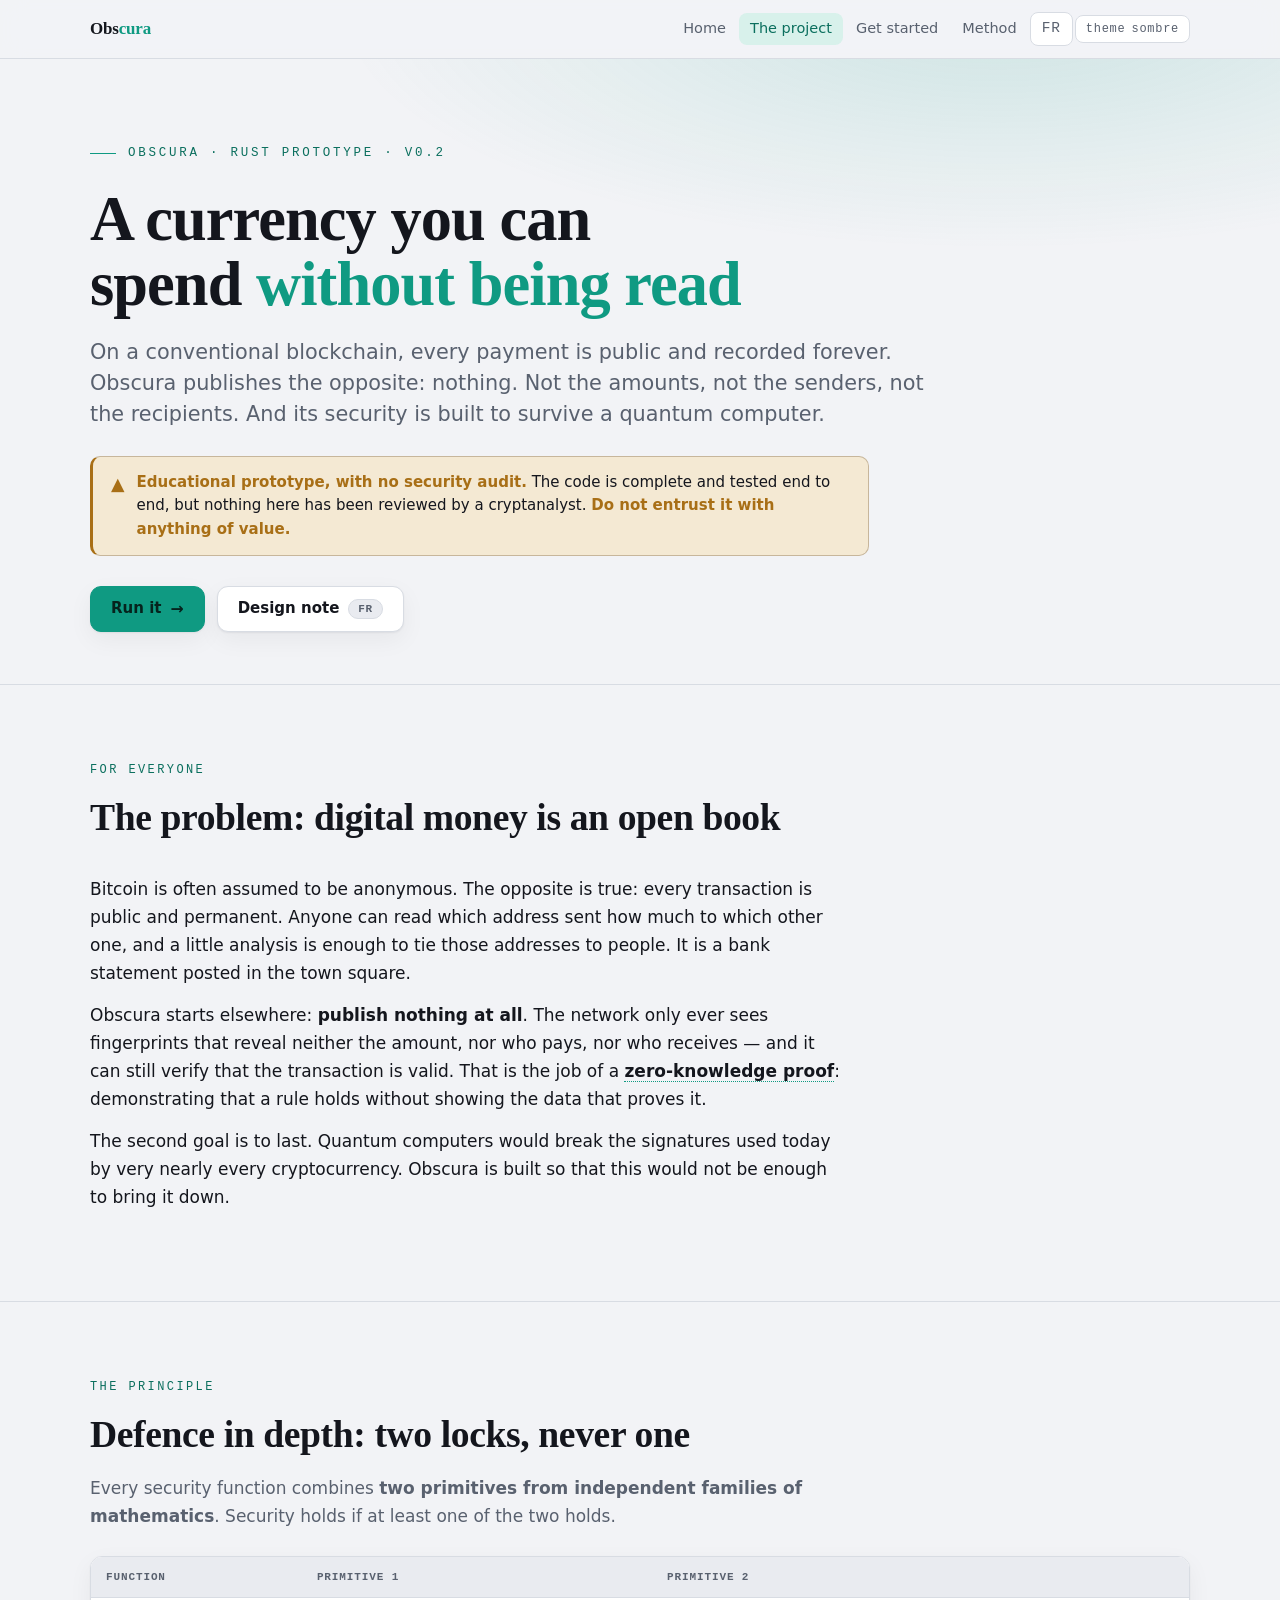
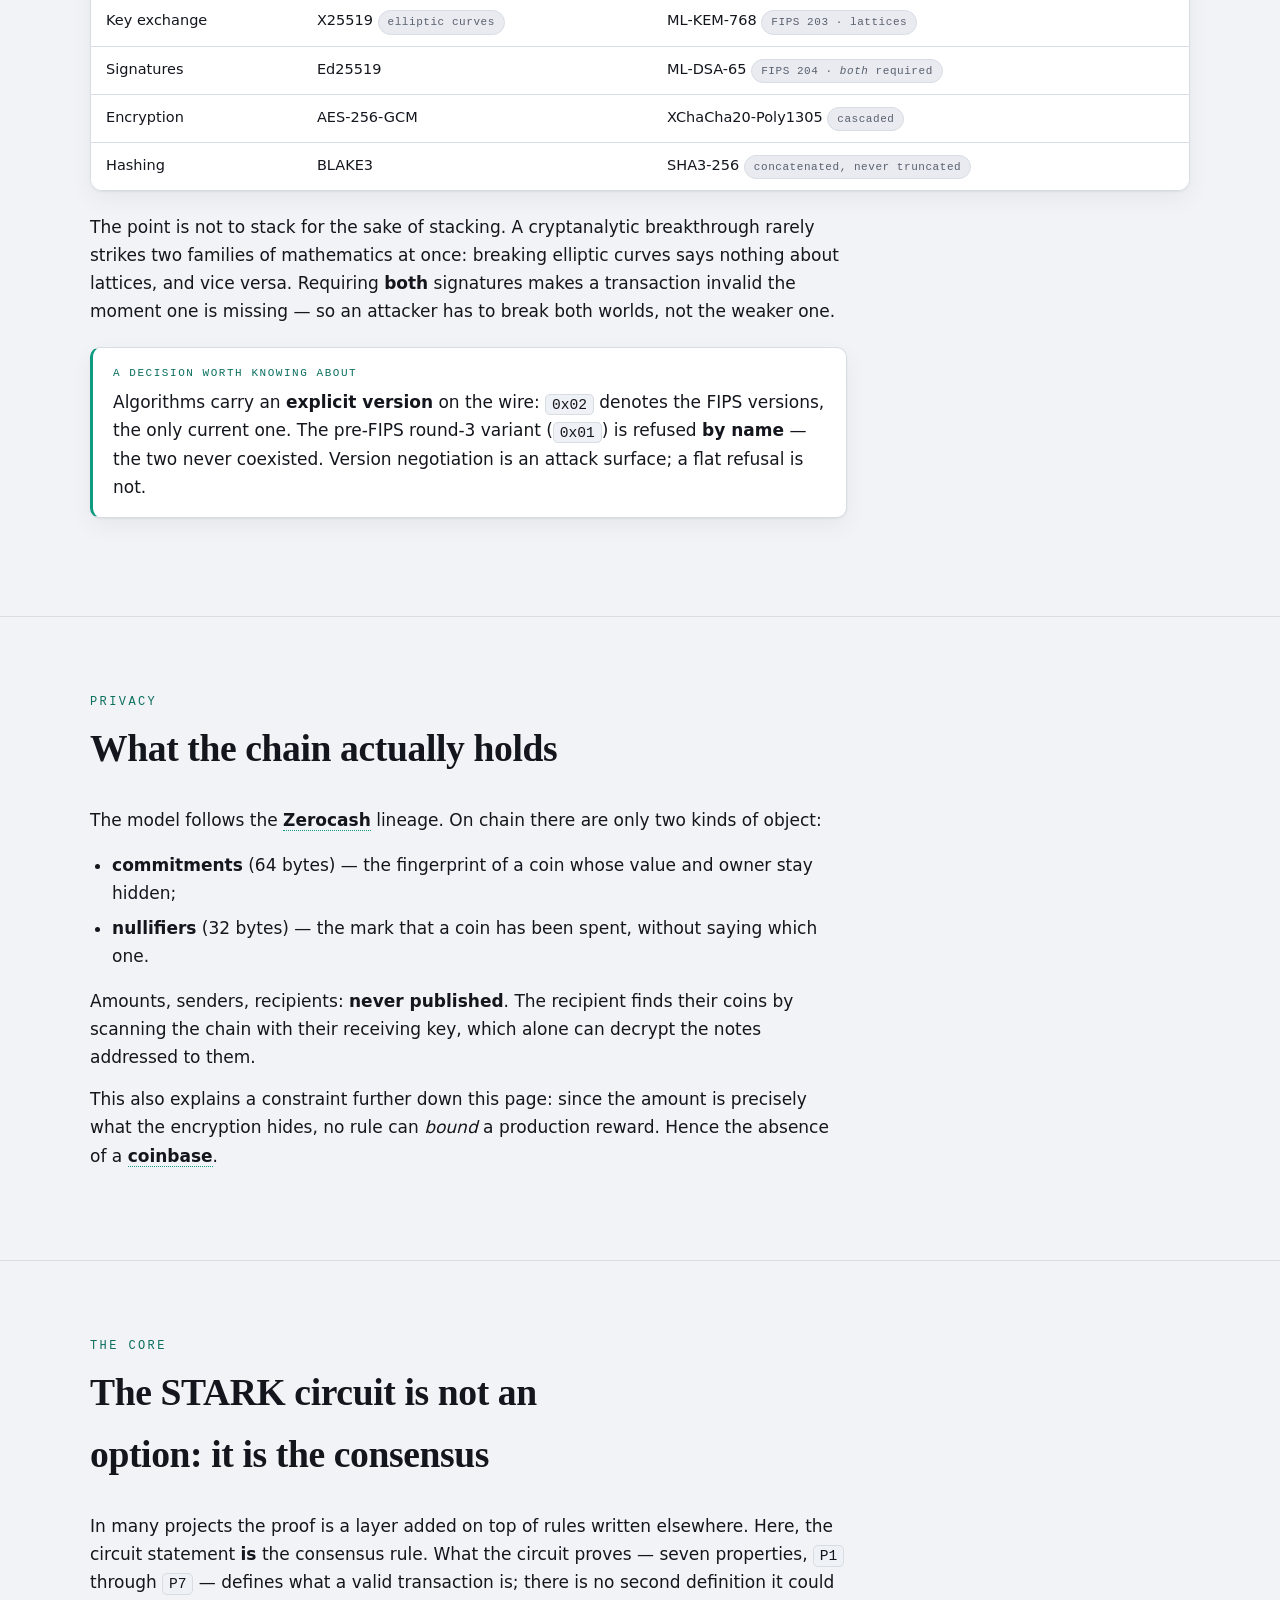
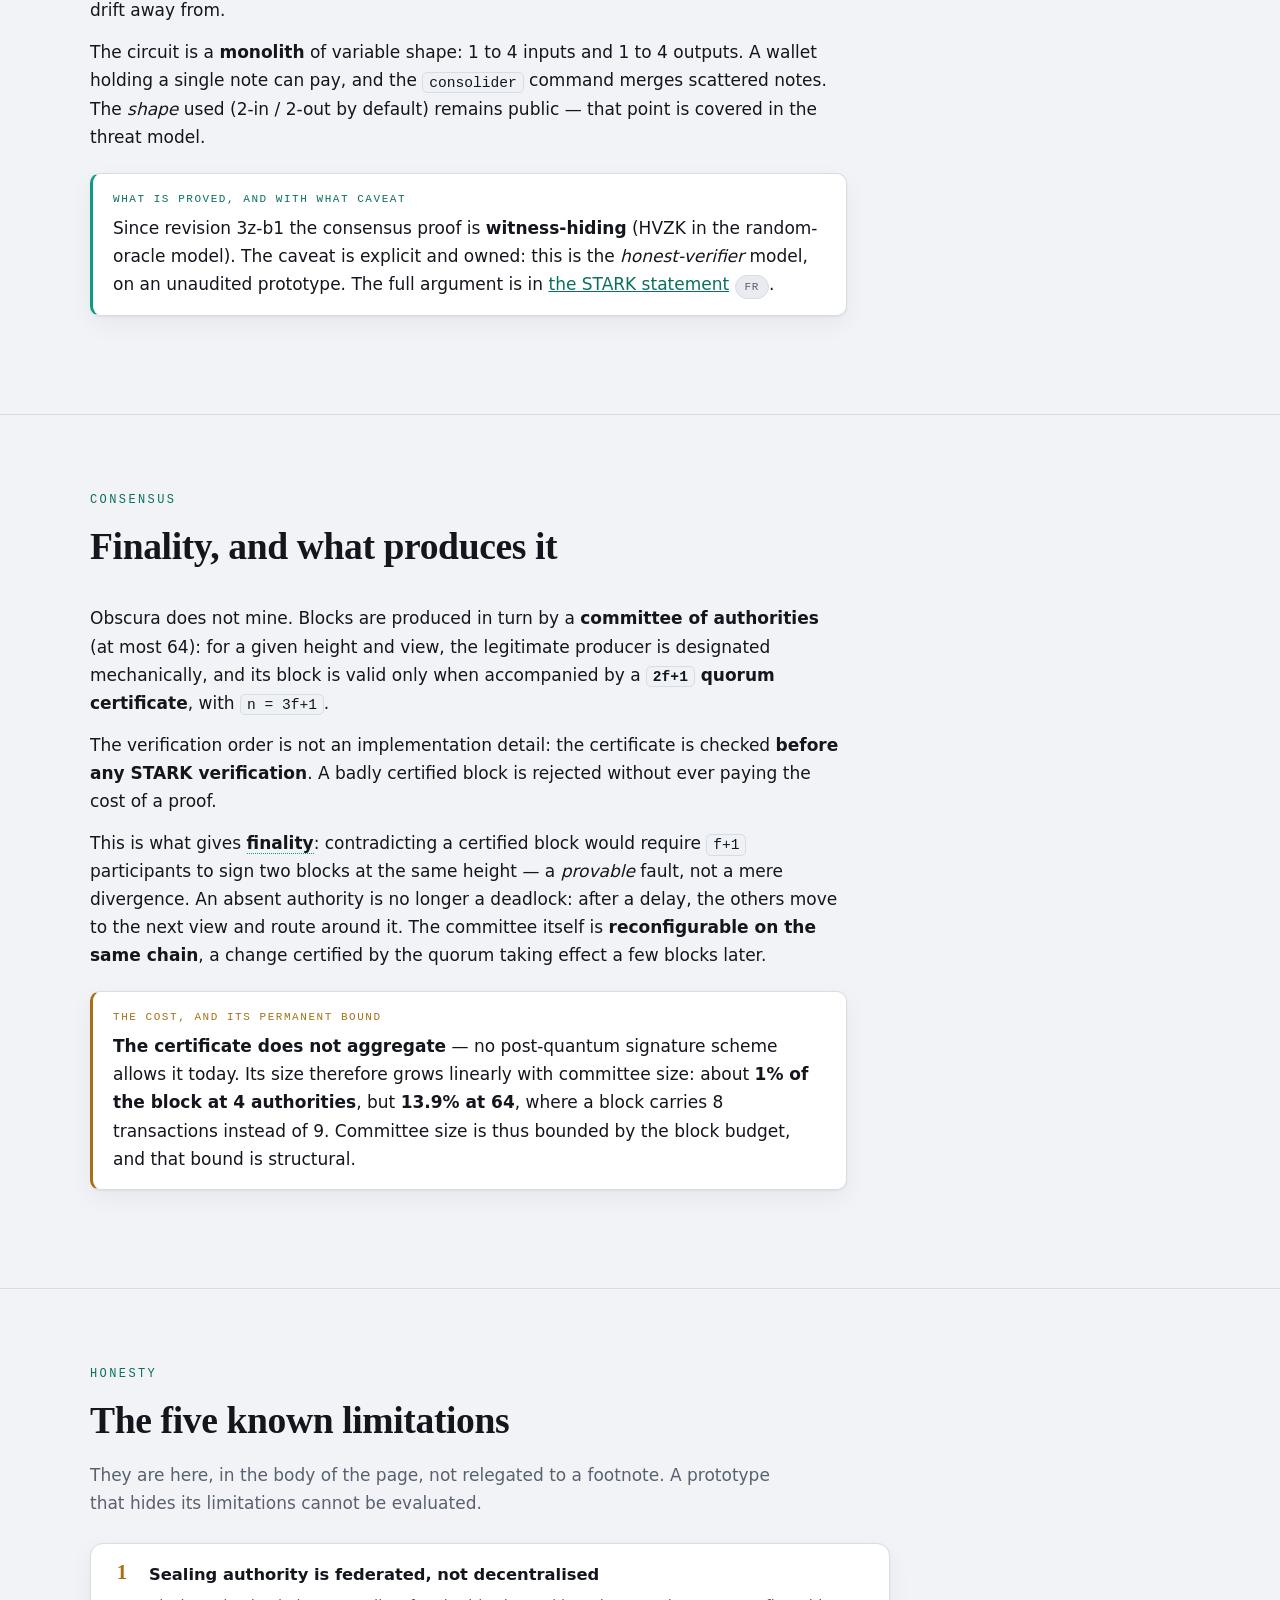
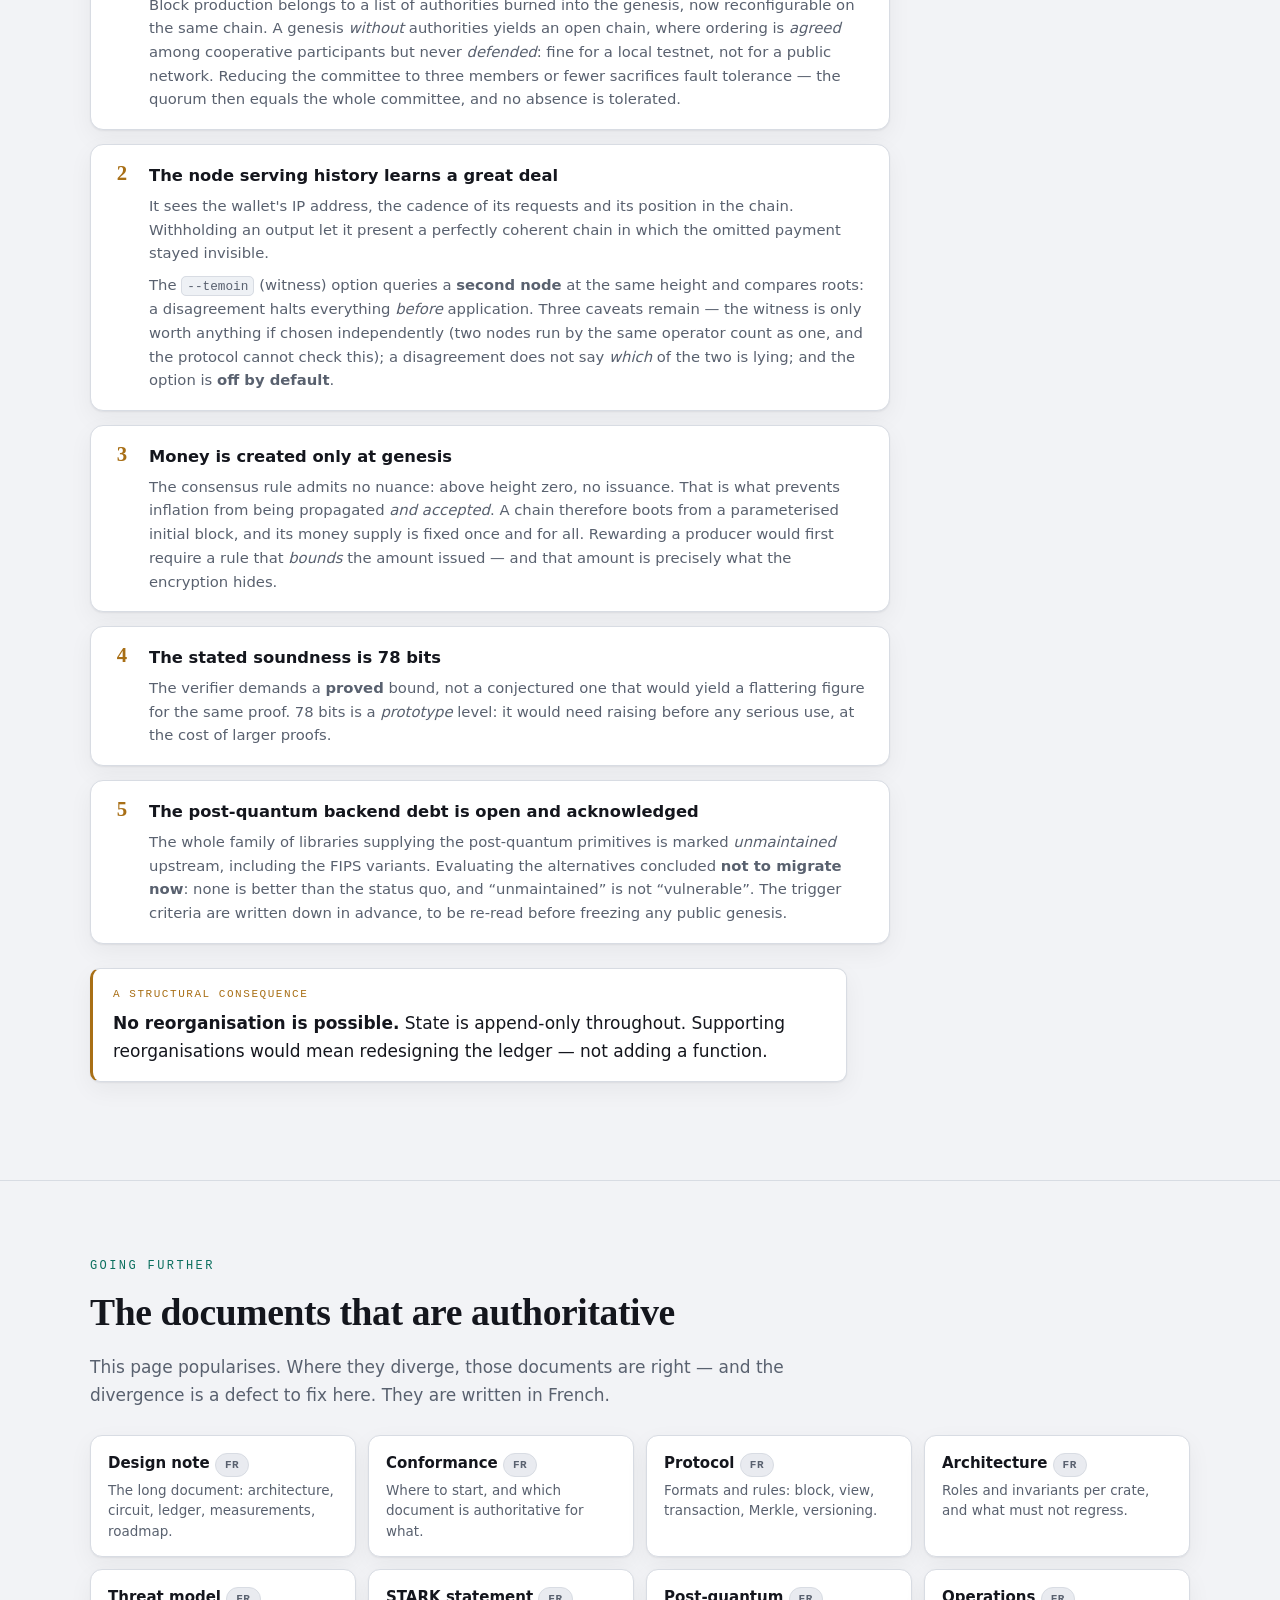
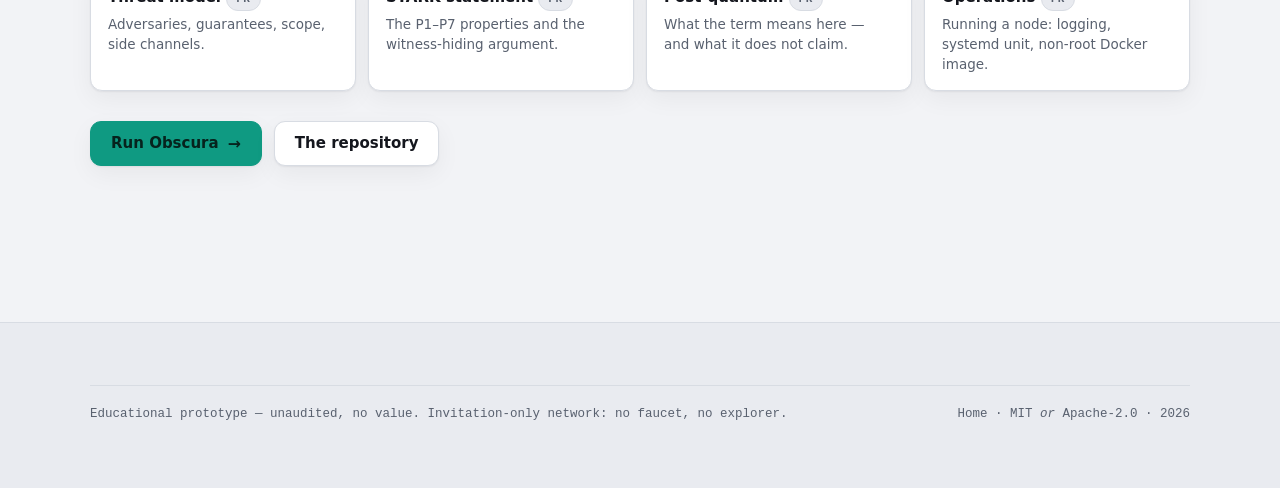
<file: docs/en/obscura.html>
<!doctype html>
<html lang="en">
<head>
<meta charset="utf-8">
<meta name="viewport" content="width=device-width, initial-scale=1">
<title>Obscura — a post-quantum currency designed for privacy</title>
<meta name="description" content="Obscura: a Rust prototype of a digital currency where amounts, senders and recipients are never published, built on defence in depth and a STARK circuit that defines the consensus.">
<meta name="color-scheme" content="light dark">
<link rel="alternate" hreflang="fr" href="../obscura.html">
<link rel="alternate" hreflang="en" href="obscura.html">
<link rel="stylesheet" href="../assets/site.css">
</head>
<body>

<a class="skip" href="#content">Skip to content</a>

<div class="topbar">
  <div class="shell">
    <a class="brand" href="index.html">Obs<span>cura</span></a>
    <nav class="topnav" aria-label="Main navigation">
      <a href="index.html">Home</a>
      <a href="obscura.html" aria-current="page">The project</a>
      <a href="start.html">Get started</a>
      <a href="method.html">Method</a>
      <a class="ctrl" href="../obscura.html" hreflang="fr" lang="fr">FR</a>
      <button type="button" class="ctrl" data-theme-toggle aria-pressed="false">
        theme <span data-theme-label>dark</span>
      </button>
    </nav>
  </div>
</div>

<header class="hero">
  <div class="shell">
    <p class="eyebrow rise">Obscura &middot; Rust prototype &middot; v0.2</p>
    <h1 class="title serif rise">A currency you can spend <em>without being read</em></h1>
    <p class="lede rise">
      On a conventional blockchain, every payment is public and recorded forever. Obscura
      publishes the opposite: nothing. Not the amounts, not the senders, not the recipients.
      And its security is built to survive a quantum computer.
    </p>
    <div class="warn rise">
      <span class="ico" aria-hidden="true">▲</span>
      <p>
        <strong>Educational prototype, with no security audit.</strong> The code is complete
        and tested end to end, but nothing here has been reviewed by a cryptanalyst.
        <strong>Do not entrust it with anything of value.</strong>
      </p>
    </div>
    <div class="cta-row rise">
      <a class="btn primary" href="start.html">Run it <span class="arr" aria-hidden="true">→</span></a>
      <a class="btn" href="../obscura-overview.html">Design note <span class="tag">FR</span></a>
    </div>
  </div>
</header>

<main id="content">

<section class="band">
  <div class="shell">
    <div class="band-head">
      <div class="k">For everyone</div>
      <h2 class="serif">The problem: digital money is an open book</h2>
    </div>
    <div class="col">
      <p>
        Bitcoin is often assumed to be anonymous. The opposite is true: every transaction is
        public and permanent. Anyone can read which address sent how much to which other one,
        and a little analysis is enough to tie those addresses to people. It is a bank
        statement posted in the town square.
      </p>
      <p>
        Obscura starts elsewhere: <strong>publish nothing at all</strong>. The network only
        ever sees fingerprints that reveal neither the amount, nor who pays, nor who receives
        — and it can still verify that the transaction is valid. That is the job of a
        <em class="term">zero-knowledge proof</em>: demonstrating that a rule holds without
        showing the data that proves it.
      </p>
      <p>
        The second goal is to last. Quantum computers would break the signatures used today
        by very nearly every cryptocurrency. Obscura is built so that this would not be
        enough to bring it down.
      </p>
    </div>
  </div>
</section>

<section class="band">
  <div class="shell">
    <div class="band-head">
      <div class="k">The principle</div>
      <h2 class="serif">Defence in depth: two locks, never one</h2>
      <p class="sub">
        Every security function combines <strong>two primitives from independent families of
        mathematics</strong>. Security holds if at least one of the two holds.
      </p>
    </div>
    <div class="tbl-wrap">
      <table>
        <thead>
          <tr><th>Function</th><th>Primitive 1</th><th>Primitive 2</th></tr>
        </thead>
        <tbody>
          <tr>
            <td>Key exchange</td>
            <td>X25519 <span class="tag">elliptic curves</span></td>
            <td>ML-KEM-768 <span class="tag">FIPS&nbsp;203 · lattices</span></td>
          </tr>
          <tr>
            <td>Signatures</td>
            <td>Ed25519</td>
            <td>ML-DSA-65 <span class="tag">FIPS&nbsp;204 · <em>both</em> required</span></td>
          </tr>
          <tr>
            <td>Encryption</td>
            <td>AES-256-GCM</td>
            <td>XChaCha20-Poly1305 <span class="tag">cascaded</span></td>
          </tr>
          <tr>
            <td>Hashing</td>
            <td>BLAKE3</td>
            <td>SHA3-256 <span class="tag">concatenated, never truncated</span></td>
          </tr>
        </tbody>
      </table>
    </div>
    <div class="col">
      <p>
        The point is not to stack for the sake of stacking. A cryptanalytic breakthrough
        rarely strikes two families of mathematics at once: breaking elliptic curves says
        nothing about lattices, and vice versa. Requiring <strong>both</strong> signatures
        makes a transaction invalid the moment one is missing — so an attacker has to break
        both worlds, not the weaker one.
      </p>
      <div class="callout">
        <span class="lab">A decision worth knowing about</span>
        <p>
          Algorithms carry an <strong>explicit version</strong> on the wire:
          <code>0x02</code> denotes the FIPS versions, the only current one. The pre-FIPS
          round-3 variant (<code>0x01</code>) is refused <strong>by name</strong> — the two
          never coexisted. Version negotiation is an attack surface; a flat refusal is not.
        </p>
      </div>
    </div>
  </div>
</section>

<section class="band">
  <div class="shell">
    <div class="band-head">
      <div class="k">Privacy</div>
      <h2 class="serif">What the chain actually holds</h2>
    </div>
    <div class="col">
      <p>
        The model follows the <em class="term">Zerocash</em> lineage. On chain there are only
        two kinds of object:
      </p>
      <ul>
        <li><strong>commitments</strong> (64 bytes) — the fingerprint of a coin whose value
          and owner stay hidden;</li>
        <li><strong>nullifiers</strong> (32 bytes) — the mark that a coin has been spent,
          without saying which one.</li>
      </ul>
      <p>
        Amounts, senders, recipients: <strong>never published</strong>. The recipient finds
        their coins by scanning the chain with their receiving key, which alone can decrypt
        the notes addressed to them.
      </p>
      <p>
        This also explains a constraint further down this page: since the amount is precisely
        what the encryption hides, no rule can <em>bound</em> a production reward. Hence the
        absence of a <em class="term">coinbase</em>.
      </p>
    </div>
  </div>
</section>

<section class="band">
  <div class="shell">
    <div class="band-head">
      <div class="k">The core</div>
      <h2 class="serif">The STARK circuit is not an option: it is the consensus</h2>
    </div>
    <div class="col">
      <p>
        In many projects the proof is a layer added on top of rules written elsewhere. Here,
        the circuit statement <strong>is</strong> the consensus rule. What the circuit proves
        — seven properties, <code>P1</code> through <code>P7</code> — defines what a valid
        transaction is; there is no second definition it could drift away from.
      </p>
      <p>
        The circuit is a <strong>monolith</strong> of variable shape: 1 to 4 inputs and 1 to
        4 outputs. A wallet holding a single note can pay, and the <code>consolider</code>
        command merges scattered notes. The <em>shape</em> used (2-in / 2-out by default)
        remains public — that point is covered in the threat model.
      </p>
      <div class="callout">
        <span class="lab">What is proved, and with what caveat</span>
        <p>
          Since revision 3z-b1 the consensus proof is <strong>witness-hiding</strong> (HVZK in
          the random-oracle model). The caveat is explicit and owned: this is the
          <em>honest-verifier</em> model, on an unaudited prototype. The full argument is in
          <a href="https://github.com/nailiwalid-del/obscura/blob/master/docs/STARK_STATEMENT.md">the STARK statement</a> <span class="tag">FR</span>.
        </p>
      </div>
    </div>
  </div>
</section>

<section class="band">
  <div class="shell">
    <div class="band-head">
      <div class="k">Consensus</div>
      <h2 class="serif">Finality, and what produces it</h2>
    </div>
    <div class="col">
      <p>
        Obscura does not mine. Blocks are produced in turn by a <strong>committee of
        authorities</strong> (at most 64): for a given height and view, the legitimate
        producer is designated mechanically, and its block is valid only when accompanied by
        a <strong><code>2f+1</code> quorum certificate</strong>, with <code>n = 3f+1</code>.
      </p>
      <p>
        The verification order is not an implementation detail: the certificate is checked
        <strong>before any STARK verification</strong>. A badly certified block is rejected
        without ever paying the cost of a proof.
      </p>
      <p>
        This is what gives <em class="term">finality</em>: contradicting a certified block
        would require <code>f+1</code> participants to sign two blocks at the same height —
        a <em>provable</em> fault, not a mere divergence. An absent authority is no longer a
        deadlock: after a delay, the others move to the next view and route around it. The
        committee itself is <strong>reconfigurable on the same chain</strong>, a change
        certified by the quorum taking effect a few blocks later.
      </p>
      <div class="callout secret">
        <span class="lab">The cost, and its permanent bound</span>
        <p>
          <strong>The certificate does not aggregate</strong> — no post-quantum signature
          scheme allows it today. Its size therefore grows linearly with committee size:
          about <strong>1% of the block at 4 authorities</strong>, but <strong>13.9% at
          64</strong>, where a block carries 8 transactions instead of 9. Committee size is
          thus bounded by the block budget, and that bound is structural.
        </p>
      </div>
    </div>
  </div>
</section>

<section class="band">
  <div class="shell">
    <div class="band-head">
      <div class="k">Honesty</div>
      <h2 class="serif">The five known limitations</h2>
      <p class="sub">
        They are here, in the body of the page, not relegated to a footnote. A prototype
        that hides its limitations cannot be evaluated.
      </p>
    </div>

    <div class="limits">
      <div class="limit">
        <h4>Sealing authority is federated, not decentralised</h4>
        <p>
          Block production belongs to a list of authorities burned into the genesis, now
          reconfigurable on the same chain. A genesis <em>without</em> authorities yields an
          open chain, where ordering is <em>agreed</em> among cooperative participants but
          never <em>defended</em>: fine for a local testnet, not for a public network.
          Reducing the committee to three members or fewer sacrifices fault tolerance — the
          quorum then equals the whole committee, and no absence is tolerated.
        </p>
      </div>

      <div class="limit">
        <h4>The node serving history learns a great deal</h4>
        <p>
          It sees the wallet's IP address, the cadence of its requests and its position in
          the chain. Withholding an output let it present a perfectly coherent chain in which
          the omitted payment stayed invisible.
        </p>
        <p>
          The <code>--temoin</code> (witness) option queries a <strong>second node</strong> at
          the same height and compares roots: a disagreement halts everything <em>before</em>
          application. Three caveats remain — the witness is only worth anything if chosen
          independently (two nodes run by the same operator count as one, and the protocol
          cannot check this); a disagreement does not say <em>which</em> of the two is lying;
          and the option is <strong>off by default</strong>.
        </p>
      </div>

      <div class="limit">
        <h4>Money is created only at genesis</h4>
        <p>
          The consensus rule admits no nuance: above height zero, no issuance. That is what
          prevents inflation from being propagated <em>and accepted</em>. A chain therefore
          boots from a parameterised initial block, and its money supply is fixed once and for
          all. Rewarding a producer would first require a rule that <em>bounds</em> the amount
          issued — and that amount is precisely what the encryption hides.
        </p>
      </div>

      <div class="limit">
        <h4>The stated soundness is 78 bits</h4>
        <p>
          The verifier demands a <strong>proved</strong> bound, not a conjectured one that
          would yield a flattering figure for the same proof. 78 bits is a
          <em>prototype</em> level: it would need raising before any serious use, at the cost
          of larger proofs.
        </p>
      </div>

      <div class="limit">
        <h4>The post-quantum backend debt is open and acknowledged</h4>
        <p>
          The whole family of libraries supplying the post-quantum primitives is marked
          <em>unmaintained</em> upstream, including the FIPS variants. Evaluating the
          alternatives concluded <strong>not to migrate now</strong>: none is better than the
          status quo, and “unmaintained” is not “vulnerable”. The trigger criteria are written
          down in advance, to be re-read before freezing any public genesis.
        </p>
      </div>
    </div>

    <div class="col">
      <div class="callout secret">
        <span class="lab">A structural consequence</span>
        <p>
          <strong>No reorganisation is possible.</strong> State is append-only throughout.
          Supporting reorganisations would mean redesigning the ledger — not adding a
          function.
        </p>
      </div>
    </div>
  </div>
</section>

<section class="band">
  <div class="shell">
    <div class="band-head">
      <div class="k">Going further</div>
      <h2 class="serif">The documents that are authoritative</h2>
      <p class="sub">
        This page popularises. Where they diverge, those documents are right — and the
        divergence is a defect to fix here. They are written in French.
      </p>
    </div>
    <div class="linklist">
      <a href="../obscura-overview.html">
        <span class="n">Design note <span class="tag">FR</span></span>
        <span class="d">The long document: architecture, circuit, ledger, measurements, roadmap.</span>
      </a>
      <a href="https://github.com/nailiwalid-del/obscura/blob/master/docs/CONFORMITE.md">
        <span class="n">Conformance <span class="tag">FR</span></span>
        <span class="d">Where to start, and which document is authoritative for what.</span>
      </a>
      <a href="https://github.com/nailiwalid-del/obscura/blob/master/docs/PROTOCOL.md">
        <span class="n">Protocol <span class="tag">FR</span></span>
        <span class="d">Formats and rules: block, view, transaction, Merkle, versioning.</span>
      </a>
      <a href="https://github.com/nailiwalid-del/obscura/blob/master/docs/ARCHITECTURE.md">
        <span class="n">Architecture <span class="tag">FR</span></span>
        <span class="d">Roles and invariants per crate, and what must not regress.</span>
      </a>
      <a href="https://github.com/nailiwalid-del/obscura/blob/master/docs/THREAT_MODEL.md">
        <span class="n">Threat model <span class="tag">FR</span></span>
        <span class="d">Adversaries, guarantees, scope, side channels.</span>
      </a>
      <a href="https://github.com/nailiwalid-del/obscura/blob/master/docs/STARK_STATEMENT.md">
        <span class="n">STARK statement <span class="tag">FR</span></span>
        <span class="d">The P1–P7 properties and the witness-hiding argument.</span>
      </a>
      <a href="https://github.com/nailiwalid-del/obscura/blob/master/docs/POST_QUANTIQUE.md">
        <span class="n">Post-quantum <span class="tag">FR</span></span>
        <span class="d">What the term means here — and what it does not claim.</span>
      </a>
      <a href="https://github.com/nailiwalid-del/obscura/blob/master/docs/OPERATEUR.md">
        <span class="n">Operations <span class="tag">FR</span></span>
        <span class="d">Running a node: logging, systemd unit, non-root Docker image.</span>
      </a>
    </div>
    <div class="col">
      <div class="cta-row">
        <a class="btn primary" href="start.html">Run Obscura <span class="arr" aria-hidden="true">→</span></a>
        <a class="btn" href="https://github.com/nailiwalid-del/obscura">The repository</a>
      </div>
    </div>
  </div>
</section>

</main>

<footer class="footer">
  <div class="shell">
    <div class="bottom">
      <span class="mono">Educational prototype — unaudited, no value. Invitation-only network: no faucet, no explorer.</span>
      <span class="mono"><a href="index.html">Home</a> &middot; MIT <em>or</em> Apache-2.0 &middot; <span data-year>2026</span></span>
    </div>
  </div>
</footer>

<script src="../assets/site.js"></script>
</body>
</html>
</file>
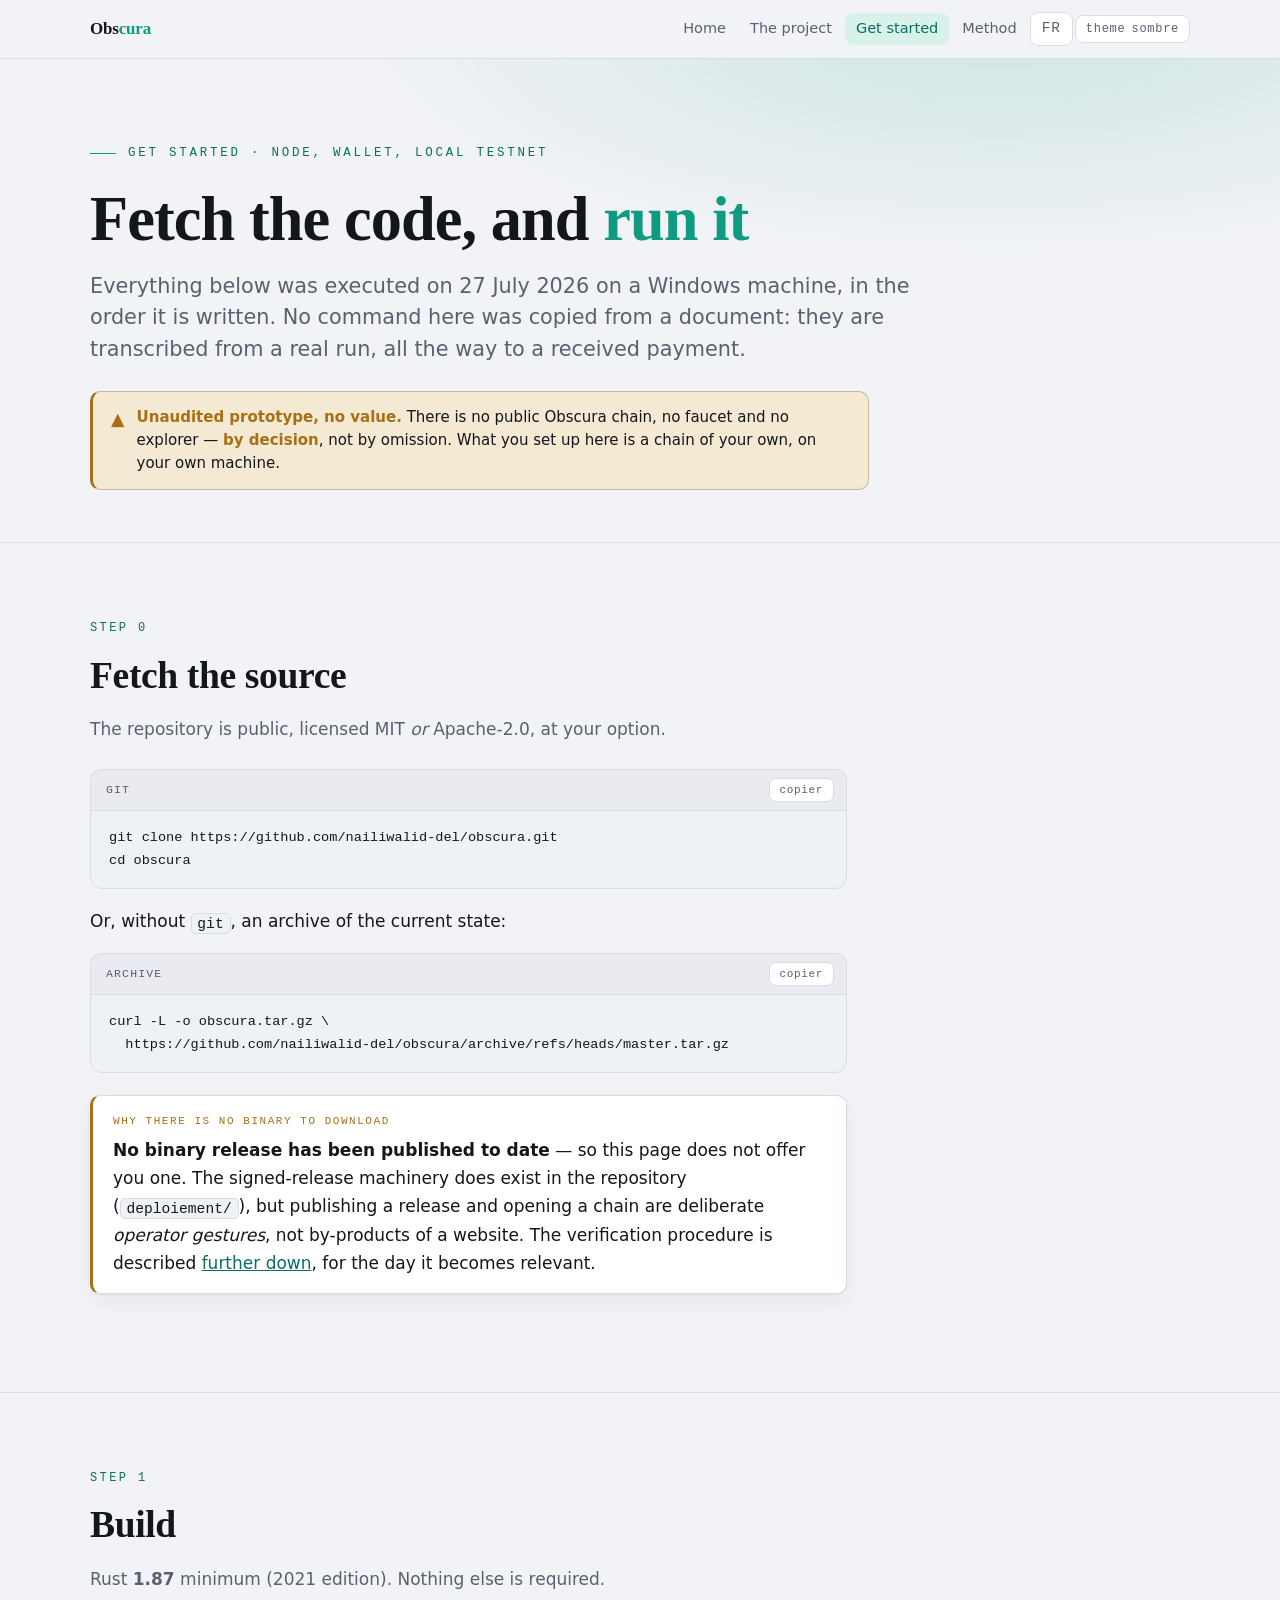
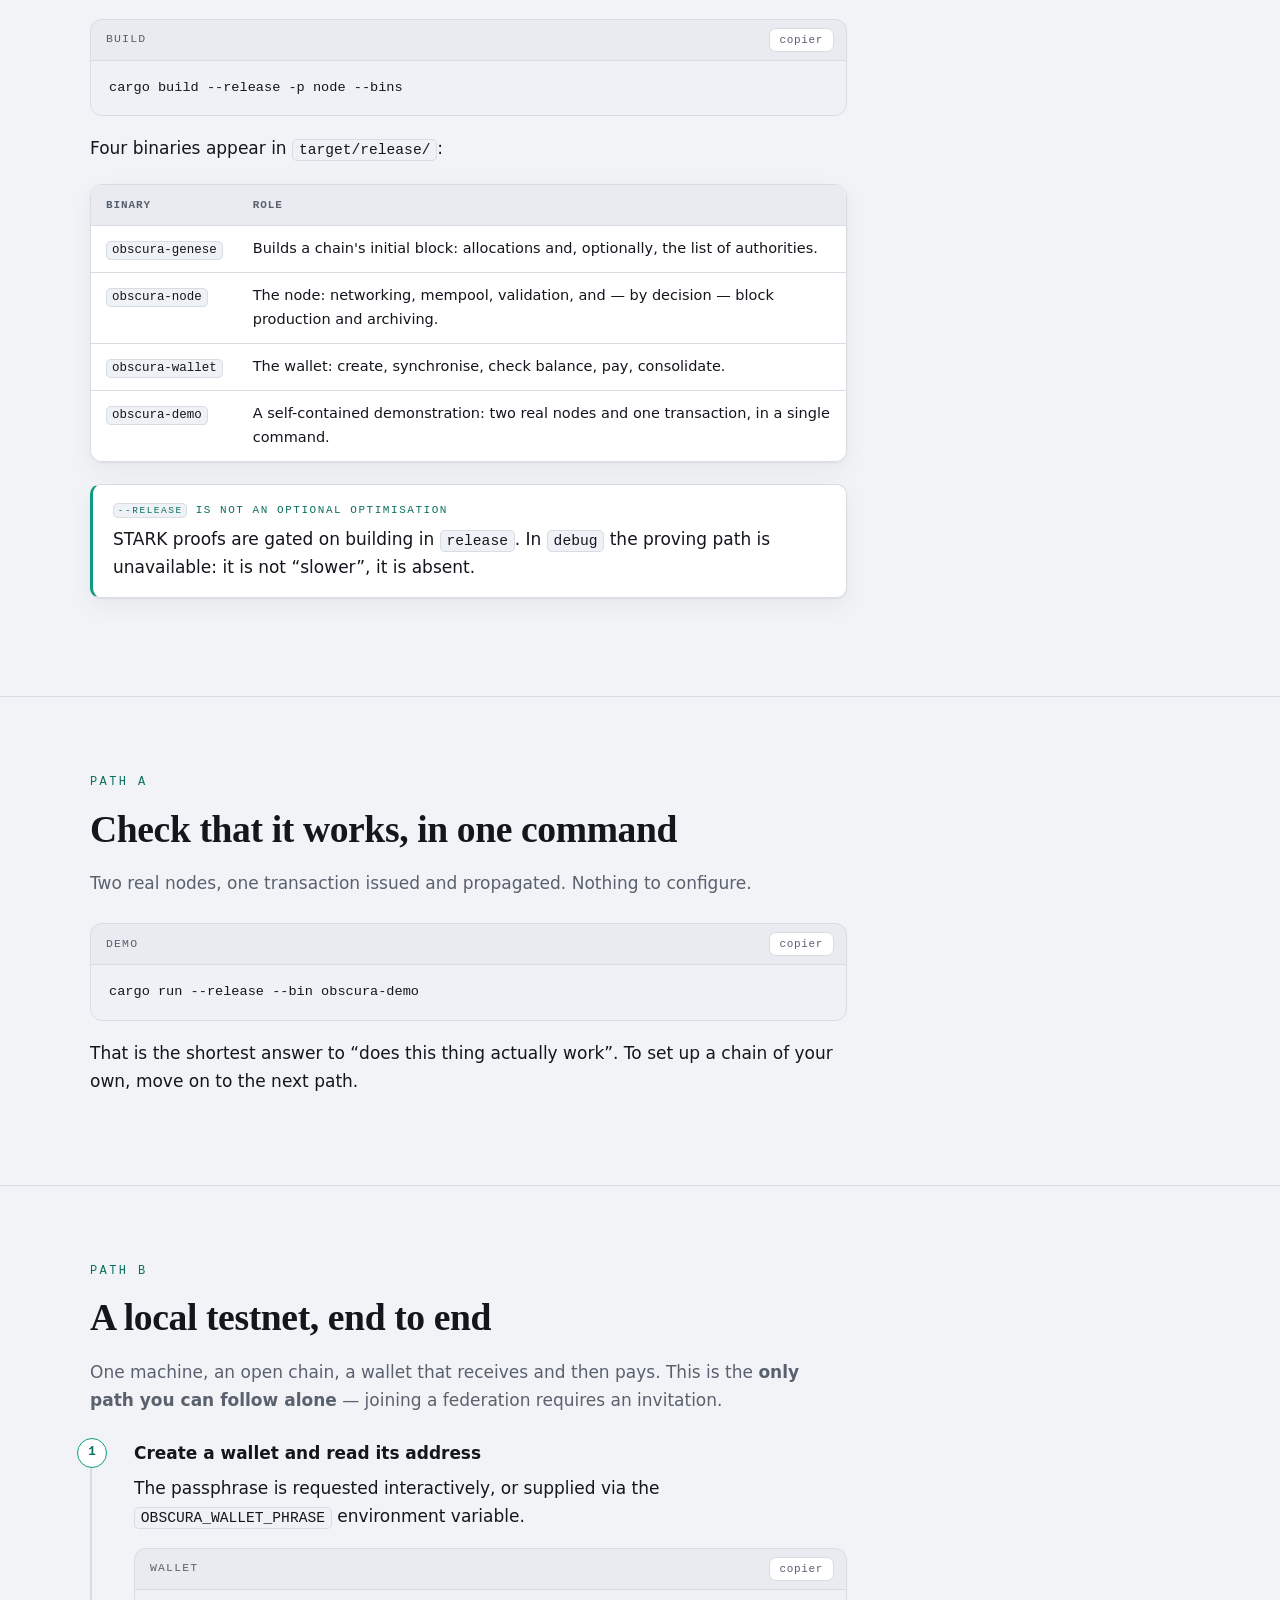
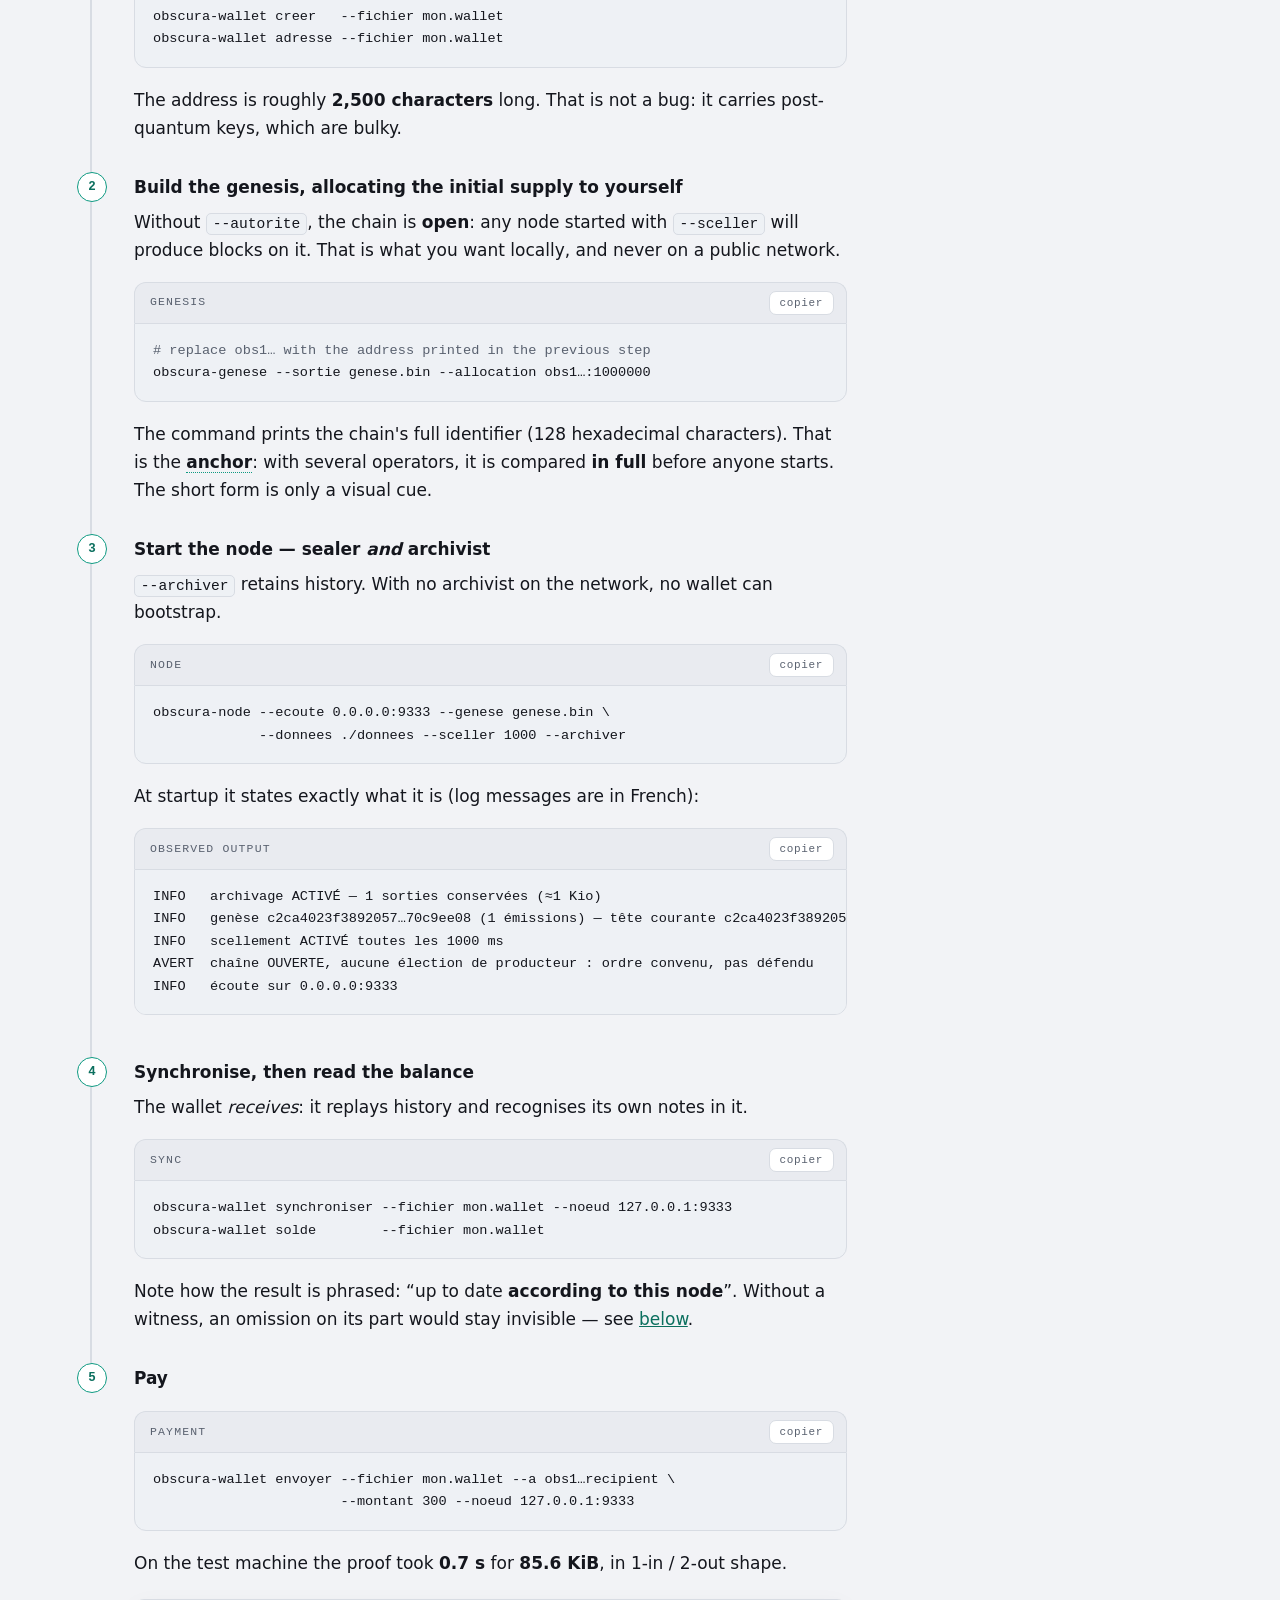
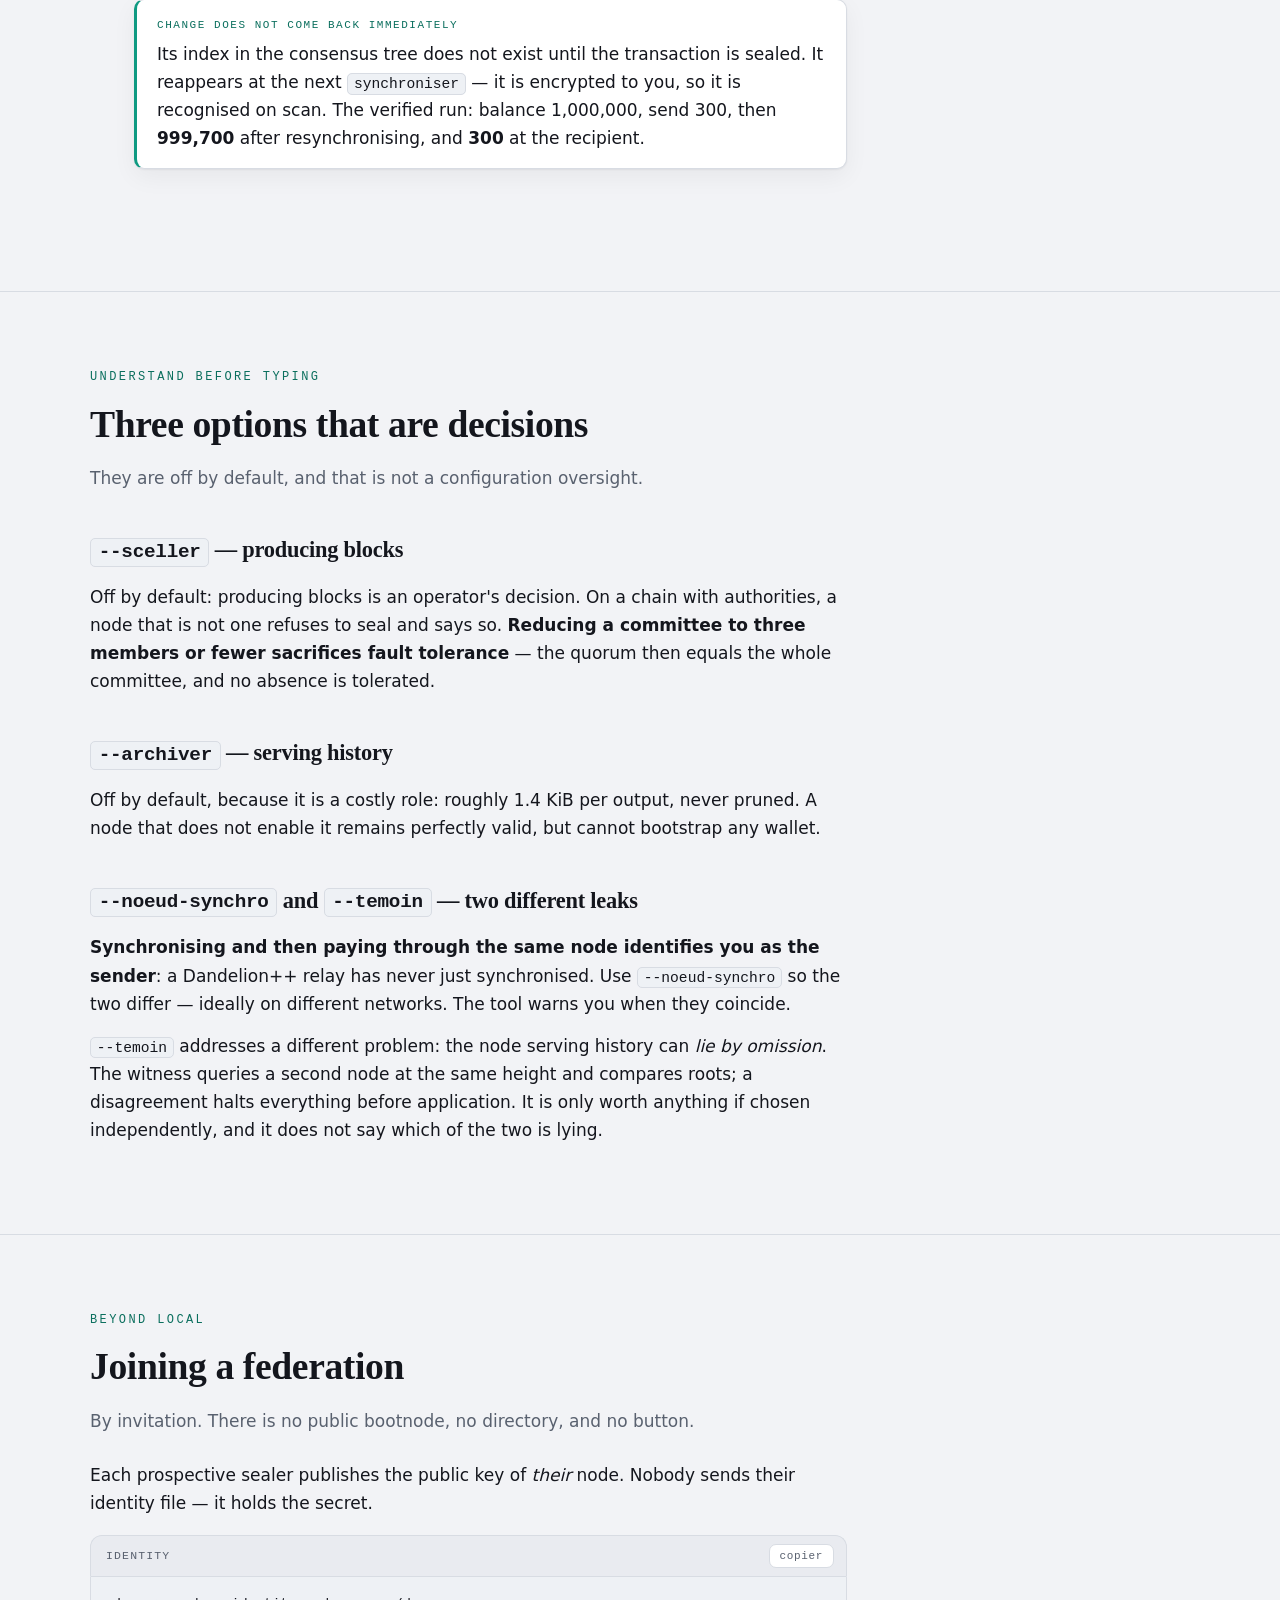
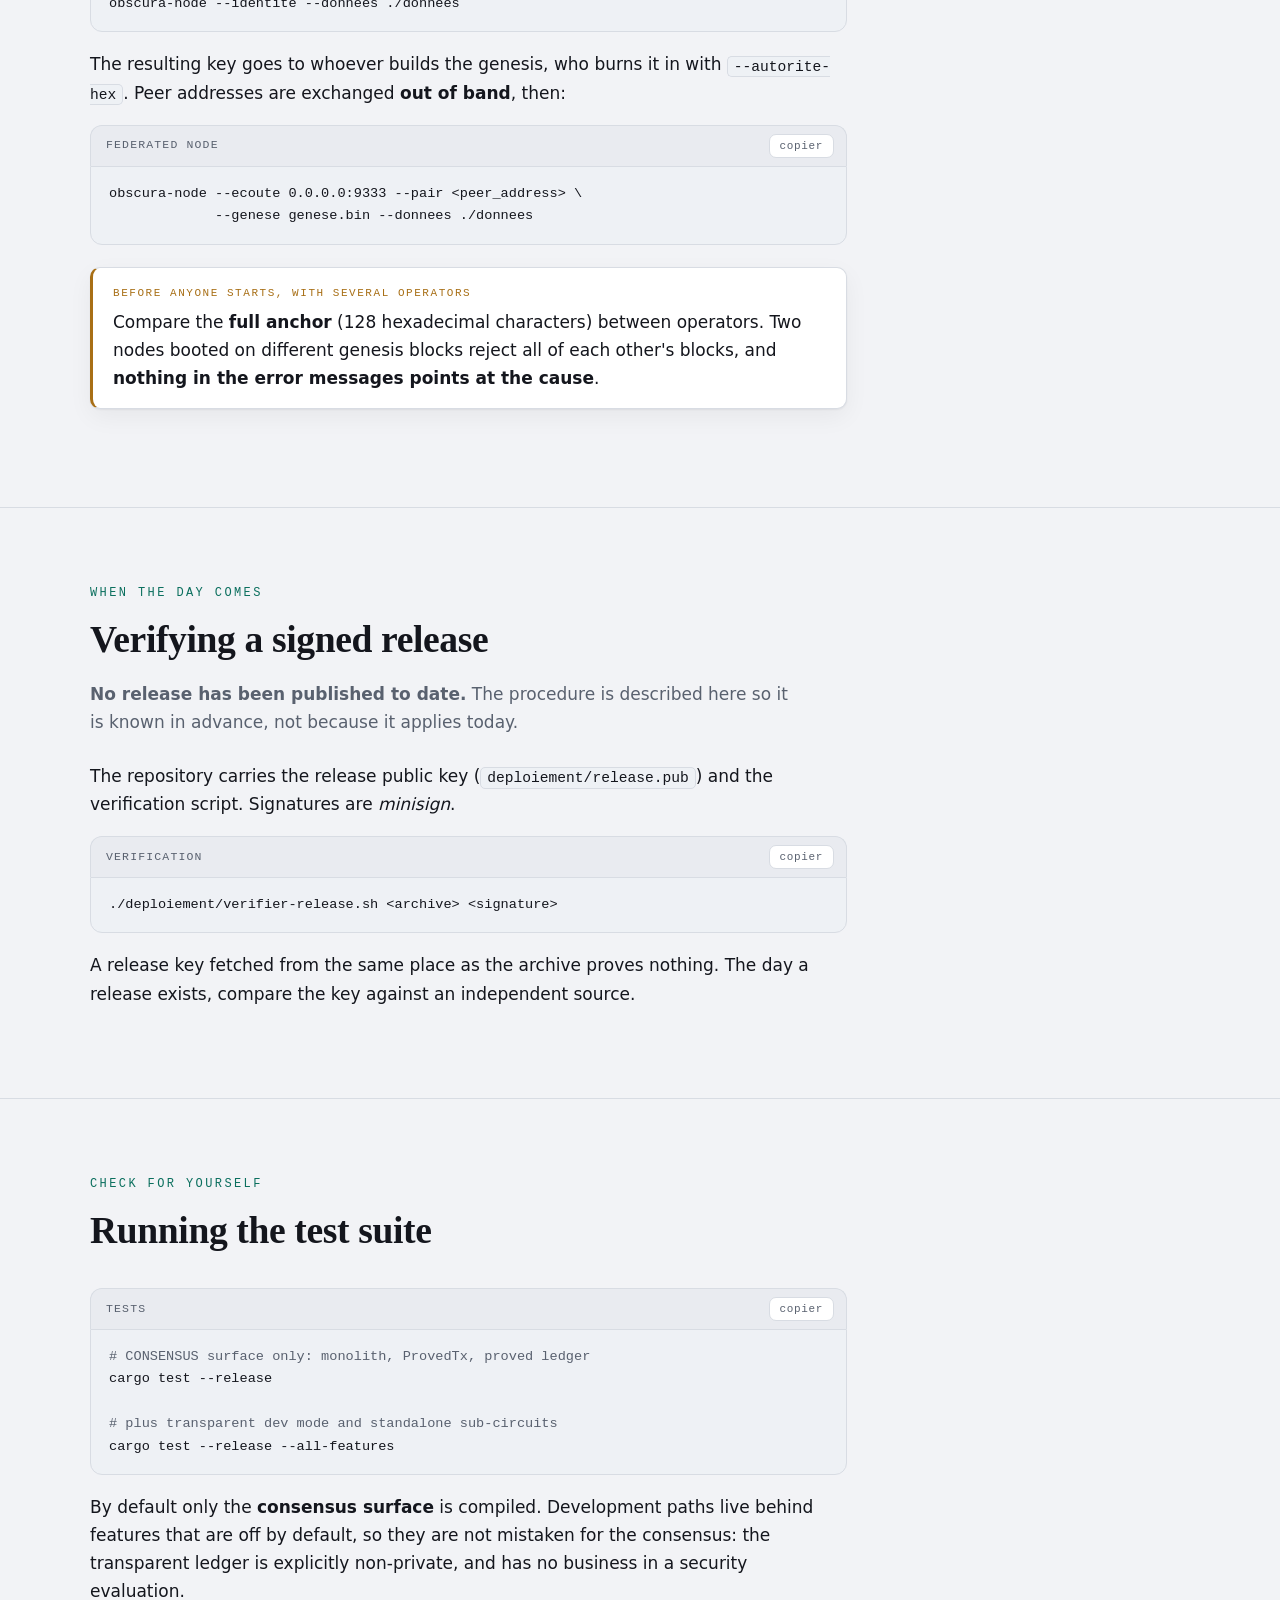
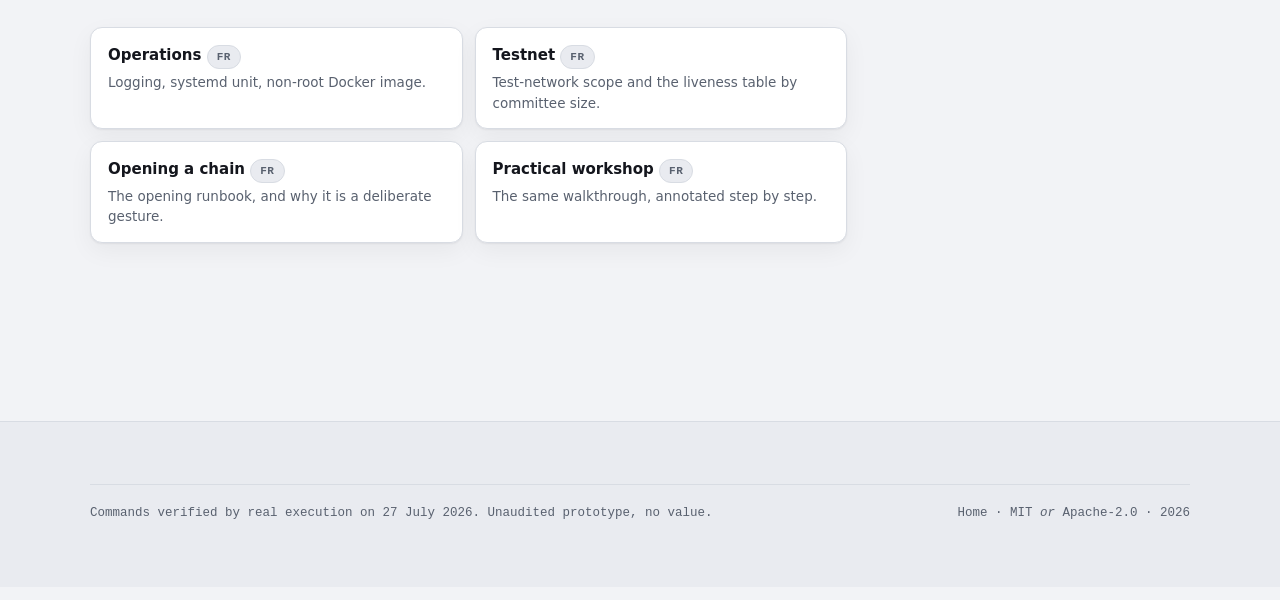
<file: docs/en/start.html>
<!doctype html>
<html lang="en">
<head>
<meta charset="utf-8">
<meta name="viewport" content="width=device-width, initial-scale=1">
<title>Get started — fetch, build and run Obscura</title>
<meta name="description" content="Fetch the Obscura source, build it, run a node and a wallet: a single-machine local testnet, with commands verified by actually running them.">
<meta name="color-scheme" content="light dark">
<link rel="alternate" hreflang="fr" href="../demarrer.html">
<link rel="alternate" hreflang="en" href="start.html">
<link rel="stylesheet" href="../assets/site.css">
</head>
<body>

<a class="skip" href="#content">Skip to content</a>

<div class="topbar">
  <div class="shell">
    <a class="brand" href="index.html">Obs<span>cura</span></a>
    <nav class="topnav" aria-label="Main navigation">
      <a href="index.html">Home</a>
      <a href="obscura.html">The project</a>
      <a href="start.html" aria-current="page">Get started</a>
      <a href="method.html">Method</a>
      <a class="ctrl" href="../demarrer.html" hreflang="fr" lang="fr">FR</a>
      <button type="button" class="ctrl" data-theme-toggle aria-pressed="false">
        theme <span data-theme-label>dark</span>
      </button>
    </nav>
  </div>
</div>

<header class="hero">
  <div class="shell">
    <p class="eyebrow rise">Get started &middot; Node, wallet, local testnet</p>
    <h1 class="title serif rise">Fetch the code, and <em>run it</em></h1>
    <p class="lede rise">
      Everything below was executed on 27 July 2026 on a Windows machine, in the order it is
      written. No command here was copied from a document: they are transcribed from a real
      run, all the way to a received payment.
    </p>
    <div class="warn rise">
      <span class="ico" aria-hidden="true">▲</span>
      <p>
        <strong>Unaudited prototype, no value.</strong> There is no public Obscura chain, no
        faucet and no explorer — <strong>by decision</strong>, not by omission. What you set
        up here is a chain of your own, on your own machine.
      </p>
    </div>
  </div>
</header>

<main id="content">

<section class="band">
  <div class="shell">
    <div class="band-head">
      <div class="k">Step 0</div>
      <h2 class="serif">Fetch the source</h2>
      <p class="sub">The repository is public, licensed MIT <em>or</em> Apache-2.0, at your option.</p>
    </div>

    <div class="col">
      <div class="cmd">
        <div class="cmd-head"><span class="t">git</span></div>
<pre><code>git clone https://github.com/nailiwalid-del/obscura.git
cd obscura</code></pre>
      </div>

      <p>Or, without <code>git</code>, an archive of the current state:</p>

      <div class="cmd">
        <div class="cmd-head"><span class="t">archive</span></div>
<pre><code>curl -L -o obscura.tar.gz \
  https://github.com/nailiwalid-del/obscura/archive/refs/heads/master.tar.gz</code></pre>
      </div>

      <div class="callout secret">
        <span class="lab">Why there is no binary to download</span>
        <p>
          <strong>No binary release has been published to date</strong> — so this page does
          not offer you one. The signed-release machinery does exist in the repository
          (<code>deploiement/</code>), but publishing a release and opening a chain are
          deliberate <em>operator gestures</em>, not by-products of a website. The
          verification procedure is described <a href="#verify">further down</a>, for the day
          it becomes relevant.
        </p>
      </div>
    </div>
  </div>
</section>

<section class="band">
  <div class="shell">
    <div class="band-head">
      <div class="k">Step 1</div>
      <h2 class="serif">Build</h2>
      <p class="sub">Rust <strong>1.87</strong> minimum (2021 edition). Nothing else is required.</p>
    </div>

    <div class="col">
      <div class="cmd">
        <div class="cmd-head"><span class="t">build</span></div>
<pre><code>cargo build --release -p node --bins</code></pre>
      </div>

      <p>Four binaries appear in <code>target/release/</code>:</p>

      <div class="tbl-wrap">
        <table>
          <thead><tr><th>Binary</th><th>Role</th></tr></thead>
          <tbody>
            <tr><td><code>obscura-genese</code></td><td>Builds a chain's initial block: allocations and, optionally, the list of authorities.</td></tr>
            <tr><td><code>obscura-node</code></td><td>The node: networking, mempool, validation, and — by decision — block production and archiving.</td></tr>
            <tr><td><code>obscura-wallet</code></td><td>The wallet: create, synchronise, check balance, pay, consolidate.</td></tr>
            <tr><td><code>obscura-demo</code></td><td>A self-contained demonstration: two real nodes and one transaction, in a single command.</td></tr>
          </tbody>
        </table>
      </div>

      <div class="callout">
        <span class="lab"><code>--release</code> is not an optional optimisation</span>
        <p>
          STARK proofs are gated on building in <code>release</code>. In <code>debug</code>
          the proving path is unavailable: it is not “slower”, it is absent.
        </p>
      </div>
    </div>
  </div>
</section>

<section class="band">
  <div class="shell">
    <div class="band-head">
      <div class="k">Path A</div>
      <h2 class="serif">Check that it works, in one command</h2>
      <p class="sub">Two real nodes, one transaction issued and propagated. Nothing to configure.</p>
    </div>
    <div class="col">
      <div class="cmd">
        <div class="cmd-head"><span class="t">demo</span></div>
<pre><code>cargo run --release --bin obscura-demo</code></pre>
      </div>
      <p>
        That is the shortest answer to “does this thing actually work”. To set up a chain of
        your own, move on to the next path.
      </p>
    </div>
  </div>
</section>

<section class="band">
  <div class="shell">
    <div class="band-head">
      <div class="k">Path B</div>
      <h2 class="serif">A local testnet, end to end</h2>
      <p class="sub">
        One machine, an open chain, a wallet that receives and then pays. This is the
        <strong>only path you can follow alone</strong> — joining a federation requires an
        invitation.
      </p>
    </div>

    <div class="col">
      <ol class="steps">

        <li>
          <h4>Create a wallet and read its address</h4>
          <p>
            The passphrase is requested interactively, or supplied via the
            <code>OBSCURA_WALLET_PHRASE</code> environment variable.
          </p>
          <div class="cmd">
            <div class="cmd-head"><span class="t">wallet</span></div>
<pre><code>obscura-wallet creer   --fichier mon.wallet
obscura-wallet adresse --fichier mon.wallet</code></pre>
          </div>
          <p>
            The address is roughly <strong>2,500 characters</strong> long. That is not a bug:
            it carries post-quantum keys, which are bulky.
          </p>
        </li>

        <li>
          <h4>Build the genesis, allocating the initial supply to yourself</h4>
          <p>
            Without <code>--autorite</code>, the chain is <strong>open</strong>: any node
            started with <code>--sceller</code> will produce blocks on it. That is what you
            want locally, and never on a public network.
          </p>
          <div class="cmd">
            <div class="cmd-head"><span class="t">genesis</span></div>
<pre><code><span class="c"># replace obs1… with the address printed in the previous step</span>
obscura-genese --sortie genese.bin --allocation obs1…:1000000</code></pre>
          </div>
          <p>
            The command prints the chain's full identifier (128 hexadecimal characters). That
            is the <em class="term">anchor</em>: with several operators, it is compared
            <strong>in full</strong> before anyone starts. The short form is only a visual cue.
          </p>
        </li>

        <li>
          <h4>Start the node — sealer <em>and</em> archivist</h4>
          <p>
            <code>--archiver</code> retains history. With no archivist on the network, no
            wallet can bootstrap.
          </p>
          <div class="cmd">
            <div class="cmd-head"><span class="t">node</span></div>
<pre><code>obscura-node --ecoute 0.0.0.0:9333 --genese genese.bin \
             --donnees ./donnees --sceller 1000 --archiver</code></pre>
          </div>
          <p>At startup it states exactly what it is (log messages are in French):</p>
          <div class="cmd">
            <div class="cmd-head"><span class="t">observed output</span></div>
<pre><code>INFO   archivage ACTIVÉ — 1 sorties conservées (≈1 Kio)
INFO   genèse c2ca4023f3892057…70c9ee08 (1 émissions) — tête courante c2ca4023f3892057
INFO   scellement ACTIVÉ toutes les 1000 ms
AVERT  chaîne OUVERTE, aucune élection de producteur : ordre convenu, pas défendu
INFO   écoute sur 0.0.0.0:9333</code></pre>
          </div>
        </li>

        <li>
          <h4>Synchronise, then read the balance</h4>
          <p>The wallet <em>receives</em>: it replays history and recognises its own notes in it.</p>
          <div class="cmd">
            <div class="cmd-head"><span class="t">sync</span></div>
<pre><code>obscura-wallet synchroniser --fichier mon.wallet --noeud 127.0.0.1:9333
obscura-wallet solde        --fichier mon.wallet</code></pre>
          </div>
          <p>
            Note how the result is phrased: “up to date <strong>according to this node</strong>”.
            Without a witness, an omission on its part would stay invisible — see
            <a href="#witness">below</a>.
          </p>
        </li>

        <li>
          <h4>Pay</h4>
          <div class="cmd">
            <div class="cmd-head"><span class="t">payment</span></div>
<pre><code>obscura-wallet envoyer --fichier mon.wallet --a obs1…recipient \
                       --montant 300 --noeud 127.0.0.1:9333</code></pre>
          </div>
          <p>On the test machine the proof took <strong>0.7 s</strong> for <strong>85.6 KiB</strong>, in 1-in / 2-out shape.</p>
          <div class="callout">
            <span class="lab">Change does not come back immediately</span>
            <p>
              Its index in the consensus tree does not exist until the transaction is sealed.
              It reappears at the next <code>synchroniser</code> — it is encrypted to you, so
              it is recognised on scan. The verified run: balance 1,000,000, send 300, then
              <strong>999,700</strong> after resynchronising, and <strong>300</strong> at the
              recipient.
            </p>
          </div>
        </li>

      </ol>
    </div>
  </div>
</section>

<section class="band">
  <div class="shell">
    <div class="band-head">
      <div class="k">Understand before typing</div>
      <h2 class="serif">Three options that are decisions</h2>
      <p class="sub">They are off by default, and that is not a configuration oversight.</p>
    </div>

    <div class="col">
      <h3 id="seal"><code>--sceller</code> — producing blocks</h3>
      <p>
        Off by default: producing blocks is an operator's decision. On a chain with
        authorities, a node that is not one refuses to seal and says so.
        <strong>Reducing a committee to three members or fewer sacrifices fault
        tolerance</strong> — the quorum then equals the whole committee, and no absence is
        tolerated.
      </p>

      <h3 id="archive"><code>--archiver</code> — serving history</h3>
      <p>
        Off by default, because it is a costly role: roughly 1.4 KiB per output, never pruned.
        A node that does not enable it remains perfectly valid, but cannot bootstrap any
        wallet.
      </p>

      <h3 id="witness"><code>--noeud-synchro</code> and <code>--temoin</code> — two different leaks</h3>
      <p>
        <strong>Synchronising and then paying through the same node identifies you as the
        sender</strong>: a Dandelion++ relay has never just synchronised. Use
        <code>--noeud-synchro</code> so the two differ — ideally on different networks. The
        tool warns you when they coincide.
      </p>
      <p>
        <code>--temoin</code> addresses a different problem: the node serving history can
        <em>lie by omission</em>. The witness queries a second node at the same height and
        compares roots; a disagreement halts everything before application. It is only worth
        anything if chosen independently, and it does not say which of the two is lying.
      </p>
    </div>
  </div>
</section>

<section class="band">
  <div class="shell">
    <div class="band-head">
      <div class="k">Beyond local</div>
      <h2 class="serif">Joining a federation</h2>
      <p class="sub">By invitation. There is no public bootnode, no directory, and no button.</p>
    </div>
    <div class="col">
      <p>
        Each prospective sealer publishes the public key of <em>their</em> node. Nobody sends
        their identity file — it holds the secret.
      </p>
      <div class="cmd">
        <div class="cmd-head"><span class="t">identity</span></div>
<pre><code>obscura-node --identite --donnees ./donnees</code></pre>
      </div>
      <p>
        The resulting key goes to whoever builds the genesis, who burns it in with
        <code>--autorite-hex</code>. Peer addresses are exchanged <strong>out of band</strong>,
        then:
      </p>
      <div class="cmd">
        <div class="cmd-head"><span class="t">federated node</span></div>
<pre><code>obscura-node --ecoute 0.0.0.0:9333 --pair &lt;peer_address&gt; \
             --genese genese.bin --donnees ./donnees</code></pre>
      </div>
      <div class="callout secret">
        <span class="lab">Before anyone starts, with several operators</span>
        <p>
          Compare the <strong>full anchor</strong> (128 hexadecimal characters) between
          operators. Two nodes booted on different genesis blocks reject all of each other's
          blocks, and <strong>nothing in the error messages points at the cause</strong>.
        </p>
      </div>
    </div>
  </div>
</section>

<section class="band">
  <div class="shell">
    <div class="band-head">
      <div class="k">When the day comes</div>
      <h2 class="serif" id="verify">Verifying a signed release</h2>
      <p class="sub">
        <strong>No release has been published to date.</strong> The procedure is described
        here so it is known in advance, not because it applies today.
      </p>
    </div>
    <div class="col">
      <p>
        The repository carries the release public key (<code>deploiement/release.pub</code>)
        and the verification script. Signatures are <em>minisign</em>.
      </p>
      <div class="cmd">
        <div class="cmd-head"><span class="t">verification</span></div>
<pre><code>./deploiement/verifier-release.sh &lt;archive&gt; &lt;signature&gt;</code></pre>
      </div>
      <p>
        A release key fetched from the same place as the archive proves nothing. The day a
        release exists, compare the key against an independent source.
      </p>
    </div>
  </div>
</section>

<section class="band">
  <div class="shell">
    <div class="band-head">
      <div class="k">Check for yourself</div>
      <h2 class="serif">Running the test suite</h2>
    </div>
    <div class="col">
      <div class="cmd">
        <div class="cmd-head"><span class="t">tests</span></div>
<pre><code><span class="c"># CONSENSUS surface only: monolith, ProvedTx, proved ledger</span>
cargo test --release

<span class="c"># plus transparent dev mode and standalone sub-circuits</span>
cargo test --release --all-features</code></pre>
      </div>
      <p>
        By default only the <strong>consensus surface</strong> is compiled. Development paths
        live behind features that are off by default, so they are not mistaken for the
        consensus: the transparent ledger is explicitly non-private, and has no business in a
        security evaluation.
      </p>
      <div class="linklist">
        <a href="https://github.com/nailiwalid-del/obscura/blob/master/docs/OPERATEUR.md">
          <span class="n">Operations <span class="tag">FR</span></span>
          <span class="d">Logging, systemd unit, non-root Docker image.</span>
        </a>
        <a href="https://github.com/nailiwalid-del/obscura/blob/master/docs/TESTNET.md">
          <span class="n">Testnet <span class="tag">FR</span></span>
          <span class="d">Test-network scope and the liveness table by committee size.</span>
        </a>
        <a href="https://github.com/nailiwalid-del/obscura/blob/master/docs/OUVERTURE.md">
          <span class="n">Opening a chain <span class="tag">FR</span></span>
          <span class="d">The opening runbook, and why it is a deliberate gesture.</span>
        </a>
        <a href="../obscura-atelier-pratique.html">
          <span class="n">Practical workshop <span class="tag">FR</span></span>
          <span class="d">The same walkthrough, annotated step by step.</span>
        </a>
      </div>
    </div>
  </div>
</section>

</main>

<footer class="footer">
  <div class="shell">
    <div class="bottom">
      <span class="mono">Commands verified by real execution on 27 July 2026. Unaudited prototype, no value.</span>
      <span class="mono"><a href="index.html">Home</a> &middot; MIT <em>or</em> Apache-2.0 &middot; <span data-year>2026</span></span>
    </div>
  </div>
</footer>

<script src="../assets/site.js"></script>
</body>
</html>
</file>
<file: docs/assets/site.css>
/* ============================================================================
   Site vitrine Obscura — feuille partagée.

   Les jetons (couleurs, typo, ombres) sont REPRIS de docs/obscura-overview.html
   pour qu'un visiteur qui passe du site à l'overview ne change pas d'univers
   visuel. Ne pas les diverger sans changer les deux.

   Aucune dépendance externe : polices système uniquement, aucun CDN, aucun
   @import distant. Le site doit s'ouvrir en file:// comme en https://.
   ========================================================================= */

:root{
  --ink:#14161d; --paper:#f2f3f6; --surface:#ffffff; --surface-2:#e9ebf0;
  --muted:#59616f; --line:#d8dce3; --accent:#0f9a82; --accent-ink:#0b6f5e;
  --accent-soft:#d8f1eb; --secret:#a86f16; --secret-soft:#f4e9d3;
  --done:#0f8f6c; --pending:#8b94a2; --code-bg:#eef1f5;
  --shadow:0 1px 2px rgba(20,22,29,.06),0 8px 24px rgba(20,22,29,.05);
  --on-accent:#06231d;
  --serie-a:#a86f16; --serie-b:#0f9a82; /* series graphiques, validees CVD */
}
@media (prefers-color-scheme:dark){
  :root{
    --ink:#e7eaf1; --paper:#0c0e13; --surface:#14171f; --surface-2:#1b1f2a;
    --muted:#98a2b2; --line:#272c38; --accent:#2fd0b0; --accent-ink:#54e0c4;
    --accent-soft:#123029; --secret:#e2ac52; --secret-soft:#2b2415;
    --done:#33c99a; --pending:#69727f; --code-bg:#161a22;
    --shadow:0 1px 2px rgba(0,0,0,.4),0 10px 30px rgba(0,0,0,.35);
    --on-accent:#06231d;
    --serie-a:#bc8b39; --serie-b:#1da487; /* series graphiques, validees CVD */
  }
}
:root[data-theme="light"]{
  --ink:#14161d; --paper:#f2f3f6; --surface:#ffffff; --surface-2:#e9ebf0;
  --muted:#59616f; --line:#d8dce3; --accent:#0f9a82; --accent-ink:#0b6f5e;
  --accent-soft:#d8f1eb; --secret:#a86f16; --secret-soft:#f4e9d3;
  --done:#0f8f6c; --pending:#8b94a2; --code-bg:#eef1f5;
  --shadow:0 1px 2px rgba(20,22,29,.06),0 8px 24px rgba(20,22,29,.05);
  --on-accent:#06231d;
  --serie-a:#a86f16; --serie-b:#0f9a82; /* series graphiques, validees CVD */
}
:root[data-theme="dark"]{
  --ink:#e7eaf1; --paper:#0c0e13; --surface:#14171f; --surface-2:#1b1f2a;
  --muted:#98a2b2; --line:#272c38; --accent:#2fd0b0; --accent-ink:#54e0c4;
  --accent-soft:#123029; --secret:#e2ac52; --secret-soft:#2b2415;
  --done:#33c99a; --pending:#69727f; --code-bg:#161a22;
  --shadow:0 1px 2px rgba(0,0,0,.4),0 10px 30px rgba(0,0,0,.35);
  --on-accent:#06231d;
  --serie-a:#bc8b39; --serie-b:#1da487; /* series graphiques, validees CVD */
}

*{box-sizing:border-box}
html{scroll-behavior:smooth}
@media (prefers-reduced-motion:reduce){html{scroll-behavior:auto}}
body{
  margin:0; background:var(--paper); color:var(--ink); min-height:100vh;
  font-family:-apple-system,system-ui,"Segoe UI",Roboto,sans-serif;
  font-size:17px; line-height:1.65; -webkit-font-smoothing:antialiased;
}
.serif{font-family:Georgia,"Iowan Old Style","Times New Roman",serif}
.mono{font-family:ui-monospace,"SF Mono","Cascadia Code",Menlo,Consolas,monospace}
.shell{max-width:1180px; margin:0 auto; padding:0 clamp(18px,4vw,40px)}
.col{max-width:70ch}
img{max-width:100%; height:auto}

a{color:var(--accent-ink)}
a:hover{text-decoration-thickness:2px}
:focus-visible{outline:2px solid var(--accent); outline-offset:2px; border-radius:3px}

/* Saut au contenu — premier élément focusable, invisible jusqu'au focus. */
.skip{
  position:absolute; left:-9999px; top:0; z-index:100;
  background:var(--surface); color:var(--ink); padding:10px 16px;
  border:1px solid var(--accent); border-radius:0 0 10px 0;
}
.skip:focus{left:0}

/* ---------------------------------------------------------------- chrome -- */
.topbar{
  position:sticky; top:0; z-index:50;
  background:color-mix(in srgb,var(--paper) 88%,transparent);
  backdrop-filter:saturate(180%) blur(12px);
  border-bottom:1px solid var(--line);
}
.topbar .shell{display:flex; align-items:center; gap:18px; min-height:58px; flex-wrap:wrap}
.brand{
  font-family:Georgia,serif; font-weight:700; font-size:1.06rem;
  text-decoration:none; color:var(--ink); letter-spacing:-.01em; margin-right:2px;
}
.brand span{color:var(--accent)}
.topnav{display:flex; gap:2px; flex-wrap:wrap; margin-left:auto; align-items:center}
.topnav a{
  text-decoration:none; color:var(--muted); font-size:14.5px;
  padding:7px 11px; border-radius:8px; line-height:1.2;
}
.topnav a:hover{color:var(--ink); background:var(--surface-2)}
.topnav a[aria-current="page"]{color:var(--accent-ink); background:var(--accent-soft)}
.topnav a.off{color:var(--pending); cursor:default}
.topnav a.off:hover{background:transparent; color:var(--pending)}

.ctrl{
  font-family:ui-monospace,Menlo,monospace; font-size:12px; letter-spacing:.06em;
  background:var(--surface); color:var(--muted); border:1px solid var(--line);
  border-radius:8px; padding:6px 10px; cursor:pointer; line-height:1.2;
  text-decoration:none; display:inline-flex; align-items:center; gap:6px;
}
.ctrl:hover{color:var(--ink); border-color:var(--accent)}

/* ------------------------------------------------------------------ hero -- */
header.hero{
  border-bottom:1px solid var(--line);
  background:
    radial-gradient(1100px 400px at 78% -8%, color-mix(in srgb, var(--accent) 16%, transparent), transparent 60%),
    var(--paper);
}
.hero .shell{padding-top:clamp(40px,8vw,84px); padding-bottom:clamp(32px,5vw,52px)}
.eyebrow{
  font-family:ui-monospace,Menlo,monospace; font-size:12.5px; letter-spacing:.22em;
  text-transform:uppercase; color:var(--accent-ink); margin:0 0 22px;
  display:flex; align-items:center; gap:12px;
}
.eyebrow::before{content:""; width:26px; height:1px; background:var(--accent); flex:none}
h1.title{
  font-family:Georgia,serif; font-weight:700; letter-spacing:-.015em;
  font-size:clamp(2.1rem,5.6vw,3.9rem); line-height:1.05; margin:0; text-wrap:balance;
}
h1.title em{font-style:normal; color:var(--accent)}
.lede{
  font-size:clamp(1.06rem,2.1vw,1.3rem); color:var(--muted);
  max-width:64ch; margin:20px 0 0; line-height:1.5;
}

/* Bandeau d'avertissement — en HERO, jamais en pied de page. C'est une
   contrainte de cadrage (prototype non audité), pas une décoration. */
.warn{
  display:flex; gap:12px; align-items:flex-start; margin:26px 0 0;
  background:var(--secret-soft); border:1px solid color-mix(in srgb,var(--secret) 35%,var(--line));
  border-left:3px solid var(--secret); border-radius:10px; padding:14px 18px;
  max-width:72ch;
}
.warn .ico{color:var(--secret); font-size:1.1rem; line-height:1.5; flex:none}
.warn p{margin:0; font-size:15px; line-height:1.55}
.warn strong{color:var(--secret)}

.stat-row{display:flex; flex-wrap:wrap; gap:14px; margin-top:32px}
.stat{background:var(--surface); border:1px solid var(--line); border-radius:12px; padding:14px 18px; box-shadow:var(--shadow); min-width:118px}
.stat b{display:block; font-family:Georgia,serif; font-size:1.7rem; line-height:1; font-variant-numeric:tabular-nums}
.stat span{font-family:ui-monospace,Menlo,monospace; font-size:11px; letter-spacing:.08em; text-transform:uppercase; color:var(--muted)}
.stat small{font-size:.5em; font-family:-apple-system,system-ui,sans-serif}

.cta-row{display:flex; flex-wrap:wrap; gap:12px; margin-top:30px}
.btn{
  display:inline-flex; align-items:center; gap:9px; text-decoration:none;
  border-radius:11px; padding:12px 20px; font-size:15px; font-weight:600;
  border:1px solid var(--line); background:var(--surface); color:var(--ink);
  box-shadow:var(--shadow); line-height:1.3;
}
.btn:hover{border-color:var(--accent)}
/* La couleur du TEXTE sur fond accentué passe par une variable plutôt que d'être
   figée : le teal veut de l'encre sombre, une palette plus foncée voudrait du
   blanc. Un `color` en dur ne survit pas à un changement d'accent. */
.btn.primary{background:var(--accent); border-color:var(--accent); color:var(--on-accent)}
.btn.primary:hover{filter:brightness(1.06)}
.btn .arr{font-size:1.05em; line-height:1}

/* ----------------------------------------------------------------- corps -- */
main{padding-bottom:80px; min-width:0}
section.band{padding:clamp(44px,7vw,76px) 0; border-bottom:1px solid var(--line)}
section.band:last-of-type{border-bottom:none}
.band-head{margin-bottom:26px; max-width:72ch}
.band-head .k{font-family:ui-monospace,Menlo,monospace; font-size:12px; letter-spacing:.2em; text-transform:uppercase; color:var(--accent-ink)}
.band-head h2{font-family:Georgia,serif; font-weight:700; font-size:clamp(1.6rem,3.6vw,2.35rem); margin:.15em 0 0; letter-spacing:-.01em; text-wrap:balance}
.band-head .sub{color:var(--muted); margin:.5em 0 0; max-width:66ch}

h3{font-family:Georgia,serif; font-weight:700; font-size:1.4rem; margin:40px 0 4px; letter-spacing:-.01em; scroll-margin-top:74px}
h4{font-size:1.05rem; margin:24px 0 2px; font-weight:650}
p{margin:14px 0}
ul,ol{padding-left:1.3em} li{margin:7px 0}
.col p,.col ul,.col ol{max-width:70ch}
em.term{font-style:normal; font-weight:600; color:var(--ink); border-bottom:1.5px dotted var(--accent)}
code{font-family:ui-monospace,Menlo,monospace; font-size:.86em; background:var(--code-bg); padding:.12em .4em; border-radius:5px; border:1px solid var(--line)}

/* --------------------------------------------------------------- cartes --- */
.cards{display:grid; grid-template-columns:repeat(auto-fit,minmax(min(230px,100%),1fr)); gap:16px; margin:24px 0}
.card{background:var(--surface); border:1px solid var(--line); border-radius:14px; padding:20px; box-shadow:var(--shadow)}
.card .ico{font-size:1.5rem; line-height:1}
.card h4{margin:12px 0 2px; font-family:Georgia,serif; font-size:1.15rem}
.card p{margin:6px 0 0; font-size:15px; color:var(--muted); line-height:1.55}

/* Carte de projet — l'élément central du hub. */
.projects{display:grid; grid-template-columns:repeat(auto-fit,minmax(min(300px,100%),1fr)); gap:22px; margin:8px 0 0}
.project{
  position:relative; display:flex; flex-direction:column;
  background:var(--surface); border:1px solid var(--line); border-radius:18px;
  padding:26px 26px 24px; box-shadow:var(--shadow); overflow:hidden;
}
.project::before{content:""; position:absolute; inset:0 0 auto 0; height:3px; background:var(--accent)}
.project h3{margin:0; font-size:1.75rem}
.project .tagline{color:var(--muted); margin:8px 0 0; font-size:15.5px; line-height:1.55}
.project .facts{list-style:none; padding:0; margin:18px 0 0}
.project .facts li{display:flex; gap:10px; align-items:baseline; font-size:14.5px; margin:8px 0}
.project .facts .dot{width:8px; height:8px; border-radius:50%; flex:none; transform:translateY(-1px)}
.project .foot{margin-top:auto; padding-top:22px; display:flex; gap:10px; flex-wrap:wrap}

/* -------------------------------------------------------------- callouts -- */
.callout{border:1px solid var(--line); border-left:3px solid var(--accent); background:var(--surface); border-radius:10px; padding:16px 20px; margin:22px 0; box-shadow:var(--shadow); max-width:72ch}
.callout.secret{border-left-color:var(--secret)}
.callout .lab{font-family:ui-monospace,Menlo,monospace; font-size:11px; letter-spacing:.14em; text-transform:uppercase; color:var(--accent-ink); display:block; margin-bottom:6px}
.callout.secret .lab{color:var(--secret)}
.callout p:first-of-type{margin-top:0} .callout p:last-child{margin-bottom:0}

/* ------------------------------------------------------------------ code -- */
.cmd{position:relative; margin:18px 0; max-width:none}
.cmd-head{
  display:flex; align-items:center; gap:10px; justify-content:space-between;
  background:var(--surface-2); border:1px solid var(--line); border-bottom:none;
  border-radius:12px 12px 0 0; padding:8px 12px 8px 15px;
}
.cmd-head .t{font-family:ui-monospace,Menlo,monospace; font-size:11.5px; letter-spacing:.1em; text-transform:uppercase; color:var(--muted)}
.cmd pre{
  margin:0; overflow-x:auto; background:var(--code-bg);
  border:1px solid var(--line); border-radius:0 0 12px 12px;
  padding:16px 18px; font-size:13.6px; line-height:1.65;
}
.cmd pre code{background:none; border:none; padding:0; font-size:inherit; white-space:pre}
.cmd pre .c{color:var(--muted)}                   /* commentaire */
.cmd pre .p{color:var(--accent-ink); font-weight:600} /* nom de binaire */
.copy{
  font-family:ui-monospace,Menlo,monospace; font-size:11px; letter-spacing:.06em;
  background:var(--surface); color:var(--muted); border:1px solid var(--line);
  border-radius:7px; padding:5px 10px; cursor:pointer; flex:none;
}
.copy:hover{color:var(--accent-ink); border-color:var(--accent)}
.copy[data-done="1"]{color:var(--done); border-color:var(--done)}

/* --------------------------------------------------------------- tableau -- */
.tbl-wrap{overflow-x:auto; margin:22px 0; border:1px solid var(--line); border-radius:12px; box-shadow:var(--shadow)}
table{border-collapse:collapse; width:100%; font-size:14.5px; background:var(--surface)}
th,td{text-align:left; padding:11px 15px; border-bottom:1px solid var(--line); vertical-align:top}
th{font-family:ui-monospace,Menlo,monospace; font-size:11px; letter-spacing:.08em; text-transform:uppercase; color:var(--muted); background:var(--surface-2)}
tr:last-child td{border-bottom:none}
td code{white-space:nowrap}

/* ---------------------------------------------------------------- limites -- */
.limits{counter-reset:lim; margin:24px 0; display:grid; gap:14px}
.limit{
  position:relative; background:var(--surface); border:1px solid var(--line);
  border-radius:13px; padding:18px 20px 18px 58px; box-shadow:var(--shadow); max-width:74ch;
}
.limit::before{
  counter-increment:lim; content:counter(lim);
  position:absolute; left:18px; top:18px;
  font-family:Georgia,serif; font-size:1.3rem; font-weight:700; line-height:1;
  color:var(--secret); width:26px; text-align:center;
}
.limit h4{margin:0 0 4px; font-size:1.02rem}
.limit p{margin:0; font-size:14.8px; color:var(--muted); line-height:1.6}
.limit p + p{margin-top:8px}

/* ------------------------------------------------------------------ tags -- */
.tag{display:inline-block; font-family:ui-monospace,Menlo,monospace; font-size:11px; padding:2px 9px; border-radius:20px; border:1px solid var(--line); background:var(--surface-2); color:var(--muted); letter-spacing:.05em}
.tag.ok{color:var(--done); border-color:color-mix(in srgb,var(--done) 40%,var(--line))}
.tag.wip{color:var(--secret); border-color:color-mix(in srgb,var(--secret) 40%,var(--line))}
.dot{width:9px; height:9px; border-radius:50%; flex:none; display:inline-block}
.dot.done{background:var(--done)} .dot.todo{background:var(--pending)}
/* `attn`, PAS `warn` : `.warn` est le bandeau d'avertissement du hero
   (display:flex + padding) et écraserait la taille de la pastille. */
.dot.attn{background:var(--secret)}

.steps{counter-reset:st; list-style:none; padding:0; margin:24px 0; display:grid; gap:0}
/* min-width:0 — un élément de grille vaut `min-width:auto` par défaut et refuse
   donc de descendre sous la taille min-content de son contenu. Sans ça, un bloc
   de commande long élargit la ligne et fait défiler LA PAGE au lieu du bloc. */
.steps > li{position:relative; padding:0 0 26px 42px; border-left:2px solid var(--line); margin:0; min-width:0}
.steps > li > *{min-width:0}
.steps > li:last-child{border-left-color:transparent; padding-bottom:0}
.steps > li::before{
  counter-increment:st; content:counter(st);
  position:absolute; left:-15px; top:-2px; width:28px; height:28px;
  border-radius:50%; background:var(--surface); border:1px solid var(--accent);
  color:var(--accent-ink); font-family:ui-monospace,Menlo,monospace; font-size:12.5px;
  display:flex; align-items:center; justify-content:center; font-weight:700;
}
.steps > li h4{margin:0 0 2px; font-size:1.06rem}
.steps > li > p{margin:6px 0}

/* ----------------------------------------------------------------- liens -- */
.linklist{display:grid; grid-template-columns:repeat(auto-fit,minmax(min(250px,100%),1fr)); gap:12px; margin:22px 0}
.linklist a{
  display:block; text-decoration:none; background:var(--surface);
  border:1px solid var(--line); border-radius:12px; padding:15px 17px; box-shadow:var(--shadow);
}
.linklist a:hover{border-color:var(--accent)}
.linklist .n{display:block; color:var(--ink); font-weight:650; font-size:15px}
.linklist .d{display:block; color:var(--muted); font-size:13.5px; margin-top:3px; line-height:1.5}

/* ------------------------------------------------------------------ pied -- */
.footer{border-top:1px solid var(--line); padding:34px 0 64px; color:var(--muted); font-size:14px; background:var(--surface-2)}
.footer .cols{display:grid; grid-template-columns:repeat(auto-fit,minmax(min(210px,100%),1fr)); gap:26px}
.footer h5{margin:0 0 8px; font-family:ui-monospace,Menlo,monospace; font-size:11px; letter-spacing:.14em; text-transform:uppercase; color:var(--ink); font-weight:600}
.footer ul{list-style:none; padding:0; margin:0}
.footer li{margin:5px 0}
.footer a{color:var(--muted); text-decoration:none}
.footer a:hover{color:var(--accent-ink); text-decoration:underline}
.footer .bottom{margin-top:28px; padding-top:18px; border-top:1px solid var(--line); display:flex; gap:14px; flex-wrap:wrap; align-items:center; justify-content:space-between}
.footer .mono{font-size:12.5px}

/* ---------------------------------------------------------------- motion -- */
/* Une seule orchestration au chargement : révélation décalée du hero.
   Rien d'autre ne bouge — le reste du site est un document, pas une démo. */
@media (prefers-reduced-motion:no-preference){
  .rise{animation:rise .62s cubic-bezier(.2,.7,.3,1) backwards}
  .rise:nth-child(1){animation-delay:.02s}
  .rise:nth-child(2){animation-delay:.10s}
  .rise:nth-child(3){animation-delay:.18s}
  .rise:nth-child(4){animation-delay:.26s}
  .rise:nth-child(5){animation-delay:.34s}
  @keyframes rise{from{opacity:0; transform:translateY(9px)}to{opacity:1; transform:none}}
  .project{transition:transform .22s ease, border-color .22s ease, box-shadow .22s ease}
  .project:hover{transform:translateY(-3px); border-color:var(--accent)}
  .btn,.linklist a,.copy{transition:border-color .18s ease, background .18s ease, color .18s ease}
}

/* --------------------------------------------------------------- responsive */
@media(max-width:640px){
  body{font-size:16px}
  .topbar .shell{min-height:52px; gap:10px; padding-top:8px; padding-bottom:8px}
  .topnav{width:100%; margin-left:0; order:3}
  .topnav a{padding:6px 9px; font-size:14px}
  .project{padding:22px 20px}
  .limit{padding:16px 17px 16px 50px}
  .limit::before{left:15px; top:16px}
}

/* ---------------------------------------------------------------- impression */
@media print{
  .topbar,.cta-row,.copy,.skip{display:none}
  body{background:#fff; color:#000; font-size:11pt}
  .project,.card,.callout,.limit,.cmd pre{box-shadow:none}
  section.band{padding:18px 0; break-inside:avoid}
  a[href^="http"]::after{content:" (" attr(href) ")"; font-size:.8em; color:#555}
}
</file>
